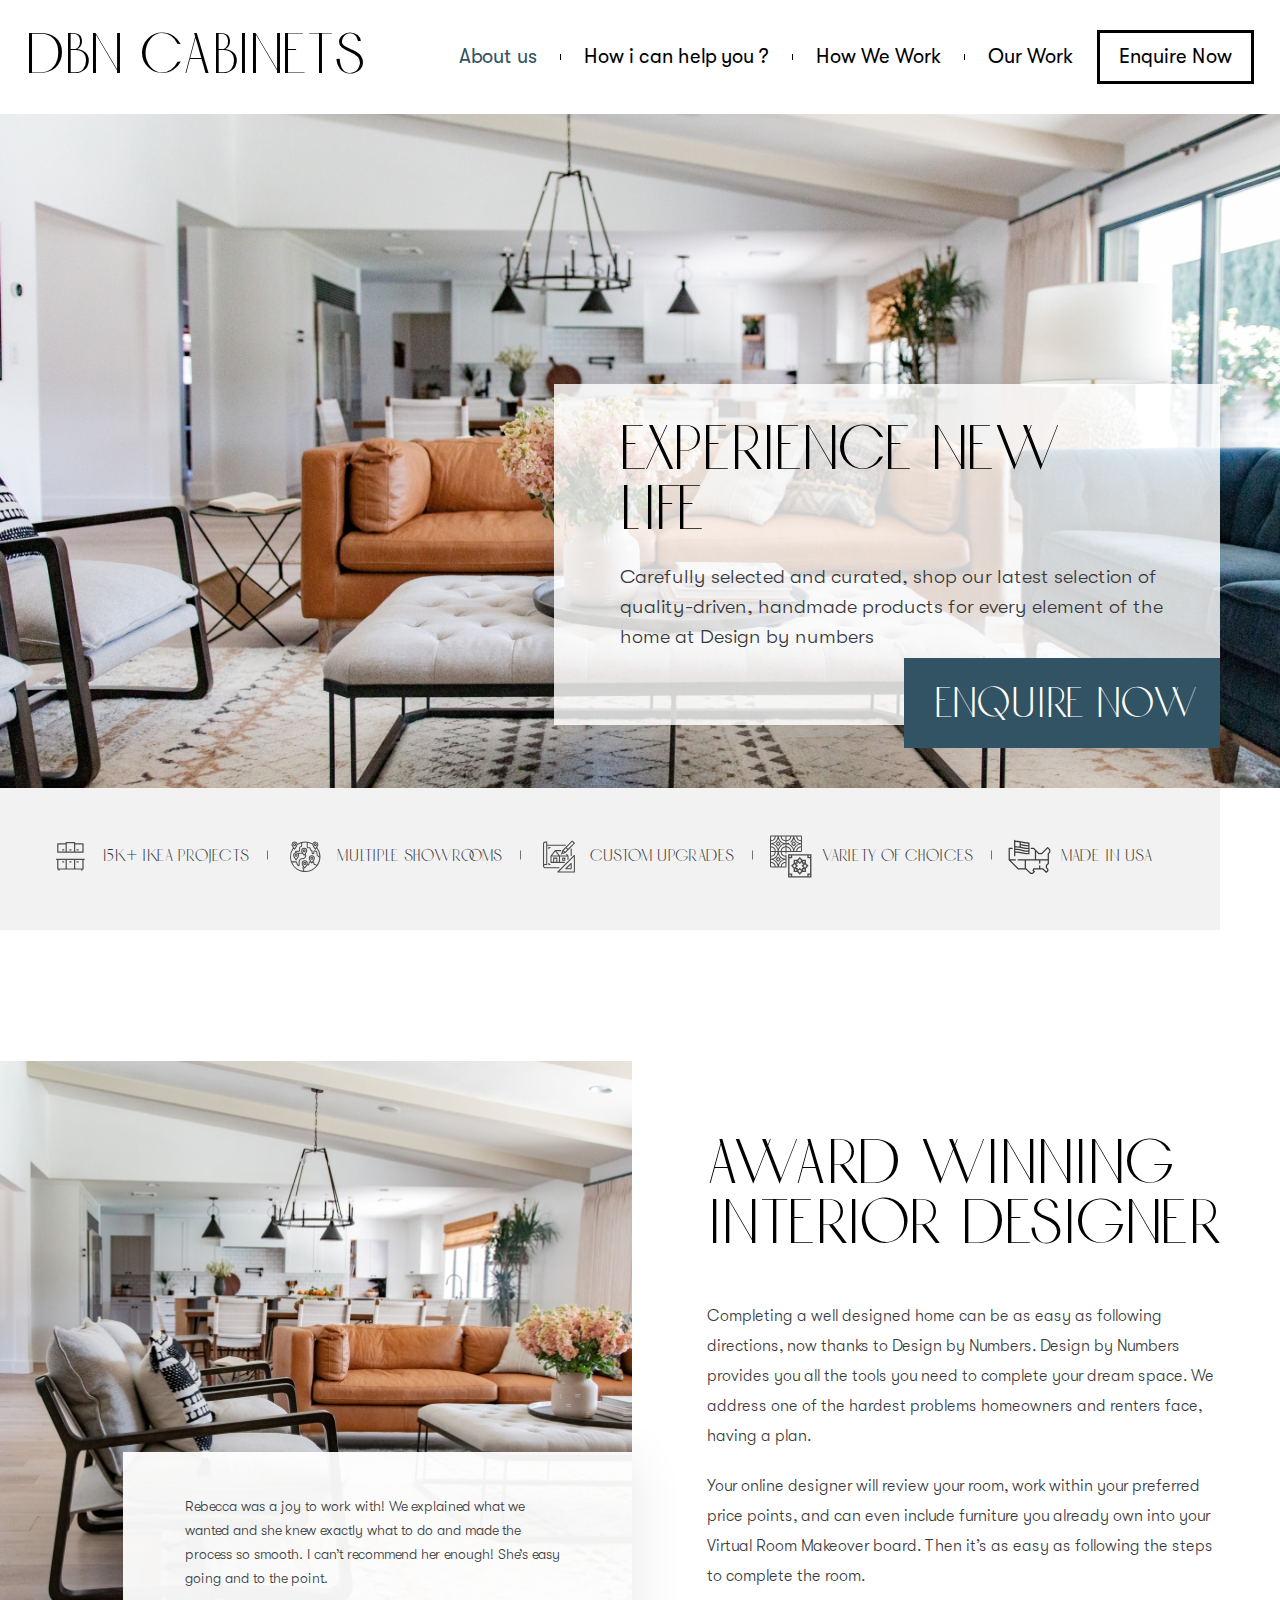
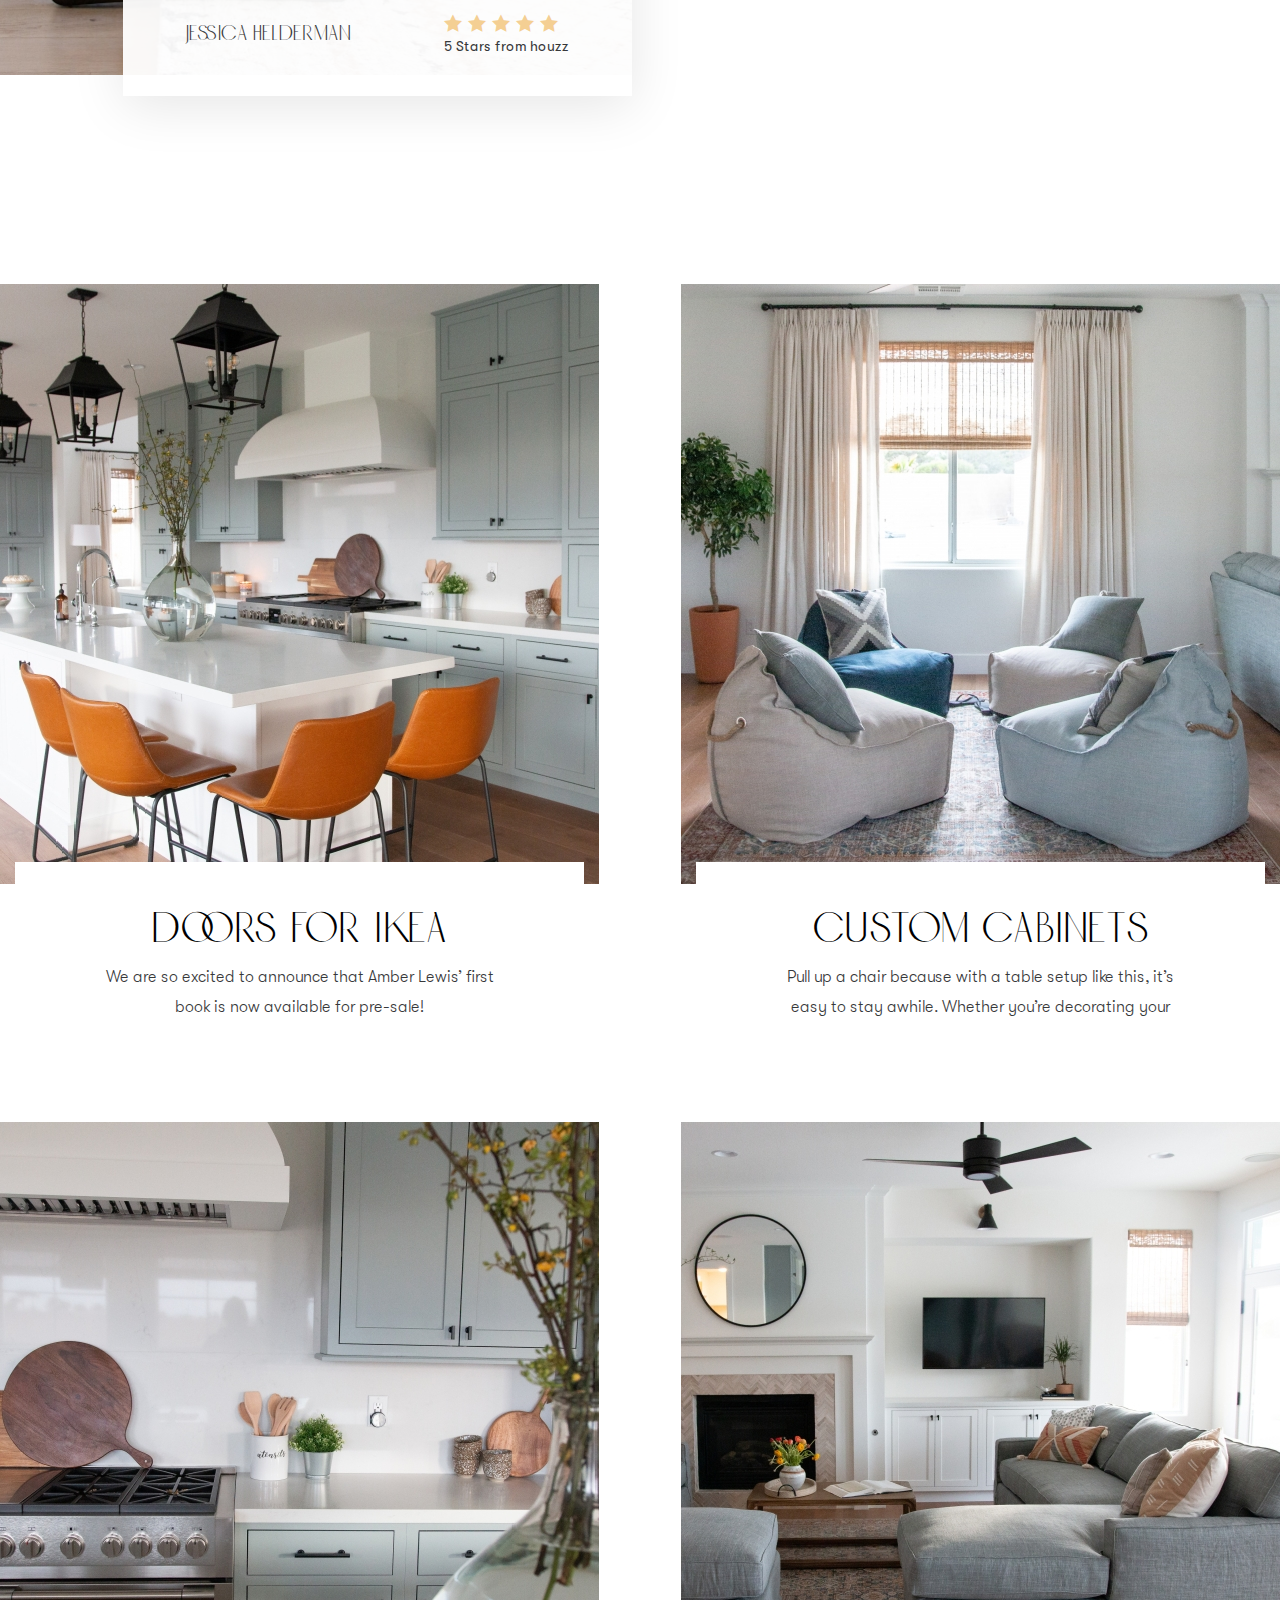
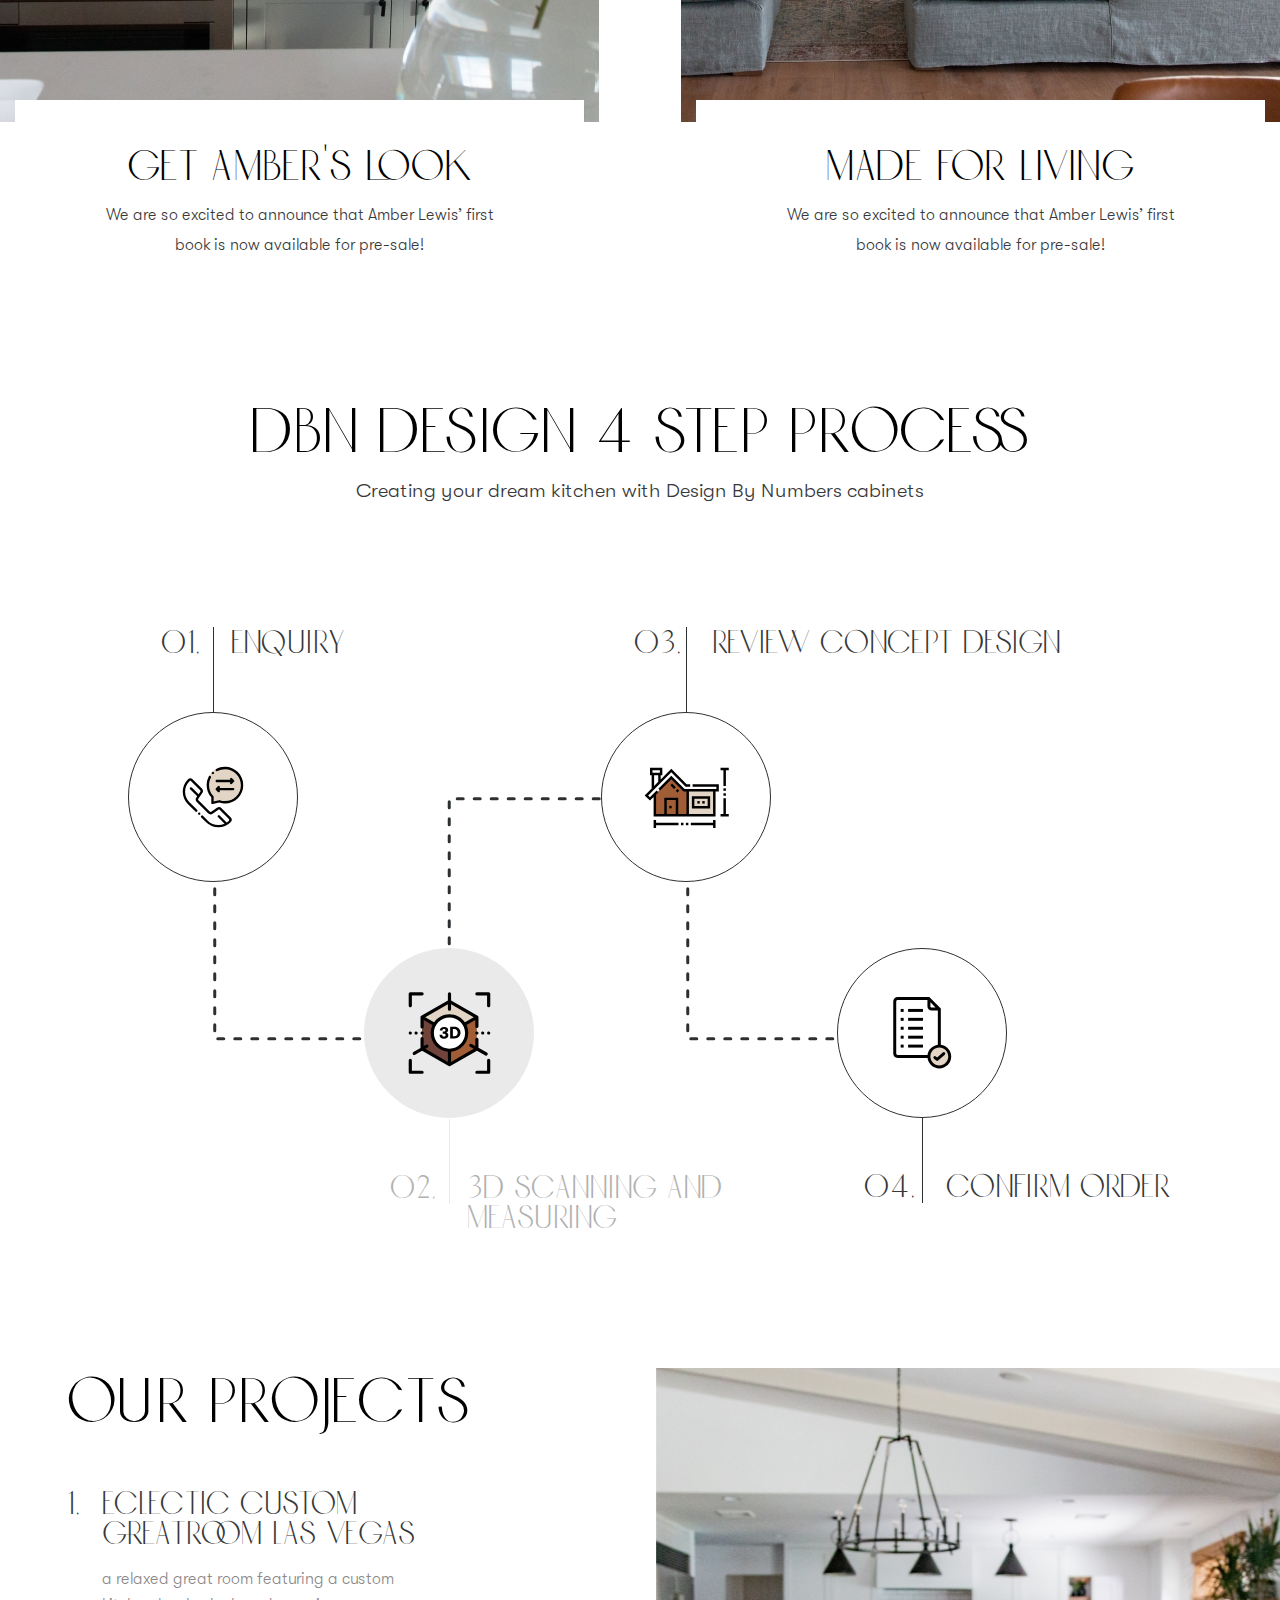
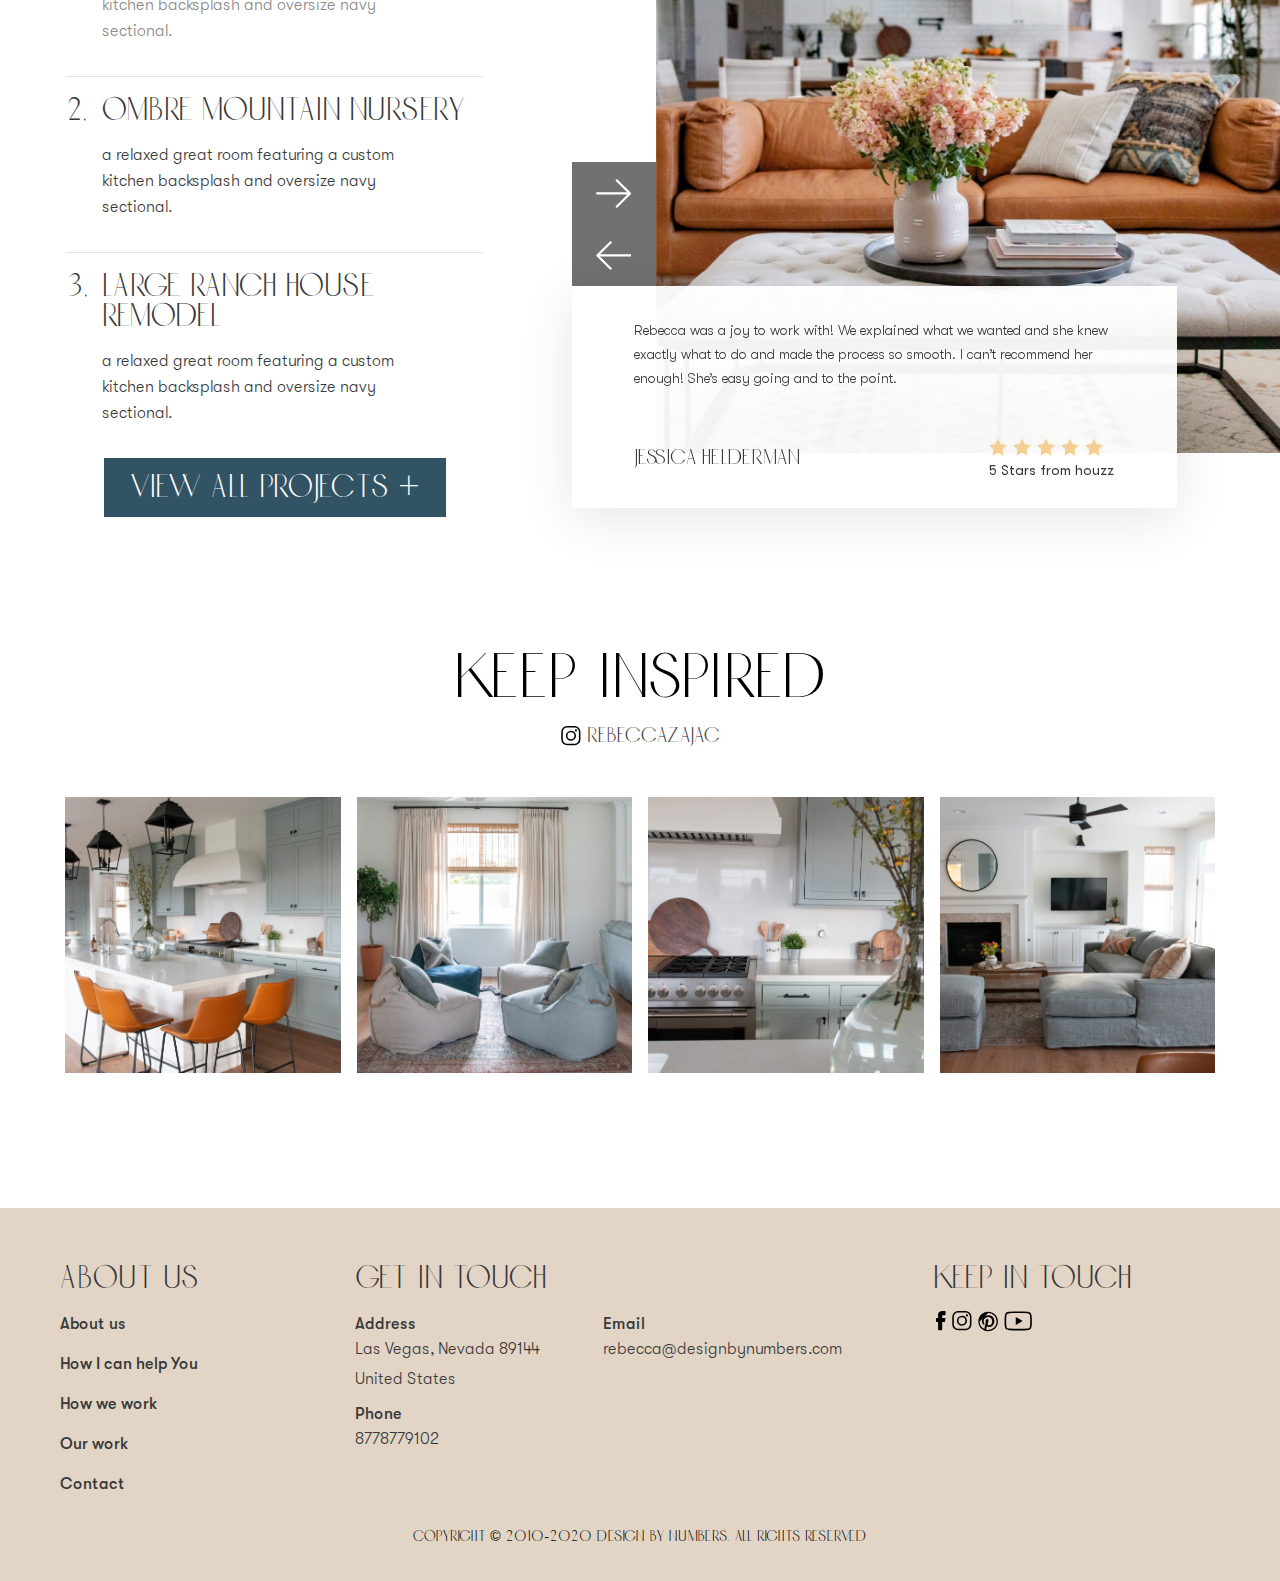
<file: index.html>
<!DOCTYPE html>
<html lang="en">
	<head>
		<meta charset="UTF-8">
		<title>DBN</title>
		<meta name="format-detection" content="telephone=no">
		<meta name="viewport" content="width=device-width, initial-scale=1.0">
		<!-- <meta name="robots" content="noindex, nofollow"> -->
		<!-- <meta name="viewport" content="width=device-width, initial-scale=1.0, maximum-scale=1.0, user-scalable=0"> -->
		<!-- <link rel="shortcut icon" href="favicon.ico"> -->
		<!-- <link rel="stylesheet" href="https://i.icomoon.io/public/temp/29c9249543/UntitledProject/style.css"> -->
		<link rel="stylesheet" href="css/style.min.css">
	</head>
	<body>

		<div class="wrapper">
			<header class="header">
	<div class="header__body">
		<div class="header__logo">
			<a class="logo bigtitle" href="index.html">
				DBN CABINETS
			</a>
		</div>
		<nav class="header__menu menu-header">
			<ul class="menu-header__list">
				<li class="menu-header__item"><a href="about.html" class="menu-header__link active">About us</a></li>
				<li class="menu-header__item"><a href="hovWeCanHelp.html" class="menu-header__link">How i can help you ?</a></li>
				<li class="menu-header__item"><a href="process.html" class="menu-header__link">How We Work</a></li>
				<li class="menu-header__item"><a href="gallery.html" class="menu-header__link">Our Work</a></li>
				<li class="menu-header__item"><a href="contact.html" class="menu-header__link menu-header__link_border">Enquire Now</a></li>
			</ul>
		</nav>
		<div class="header__burger">
			<div class="burger-wrap">
				<div class="burger" data-activEl="menu-header">
					<span></span>
					<span></span>
					<span></span>
					<span></span>
				</div>
			</div>
		</div>
	</div>
</header>
			<main class="page">
				<section class="main-banner">
					<div class="main-banner__bg">
						<img src="img/main-banner/banner.jpg" alt="background">
					</div>
					<div class="main-banner__content container">
						<div class="banner-box-info">
							<div class="banner-box-info__title bigtitle">
								Experience New Life
							</div>
							<div class="banner-box-info__text">
								Carefully selected and curated, shop our latest selection of quality-driven, handmade products for every element of the home at Design by numbers
							</div>
							<a href="#" class="banner-box-info__btn">Enquire Now</a>
						</div>
					</div>
				</section>

				<section class="advantages">
					<div class="advantages__body container">
						<ul class="advantages__list">
							<li class="advantages__item">
								<div class="advantages__icon-box ibg">
									<svg xmlns="http://www.w3.org/2000/svg" width="29" height="29" viewBox="0 0 29 29"><g><g><g><path fill="#4b4b4d" d="M6.598 20.395h1.2a.6.6 0 1 0 0-1.2h-1.2a.6.6 0 1 0 0 1.2z"/></g><g><path fill="#4b4b4d" d="M20.995 20.395h1.2a.6.6 0 1 0 0-1.2h-1.2a.6.6 0 1 0 0 1.2z"/></g><g><path fill="#4b4b4d" d="M13.797 20.395h1.2a.6.6 0 1 0 0-1.2h-1.2a.6.6 0 1 0 0 1.2z"/></g><g><path fill="#4b4b4d" d="M2.4 2.4h7.198v7.198H2.399zm8.397-1.2h7.199v8.398h-7.199zm8.399 1.2h7.198v7.198h-7.198zm7.798 8.397a.6.6 0 0 0 .6-.6V1.8a.6.6 0 0 0-.6-.6h-7.798V.6a.6.6 0 0 0-.6-.6h-8.398a.6.6 0 0 0-.6.6v.6H1.8a.6.6 0 0 0-.6.6v8.398a.6.6 0 0 0 .6.6z"/></g><g><path fill="#4b4b4d" d="M26.394 26.394h-7.198v-8.398h7.198zm-8.398 0h-7.199v-8.398h7.199zm-8.398 0H2.399v-8.398h7.199zm18.595-9.598H.6a.6.6 0 1 0 0 1.2h.6v8.998a.6.6 0 0 0 .6.6h.6v.6a.6.6 0 1 0 1.2 0v-.6h21.594v.6a.6.6 0 1 0 1.2 0v-.6h.6a.6.6 0 0 0 .6-.6v-8.998h.6a.6.6 0 1 0 0-1.2z"/></g><g><path fill="#4b4b4d" d="M7.798 7.198h-1.2a.6.6 0 1 0 0 1.2h1.2a.6.6 0 1 0 0-1.2z"/></g><g><path fill="#4b4b4d" d="M22.195 7.198h-1.2a.6.6 0 1 0 0 1.2h1.2a.6.6 0 1 0 0-1.2z"/></g><g><path fill="#4b4b4d" d="M14.997 7.198h-1.2a.6.6 0 1 0 0 1.2h1.2a.6.6 0 1 0 0-1.2z"/></g></g></g></svg>
								</div>
								15K+ Ikea Projects
							</li>
							<li class="advantages__item">
								<div class="advantages__icon-box ibg">
									<svg xmlns="http://www.w3.org/2000/svg" width="31" height="31" viewBox="0 0 31 31"><g><g><g><path fill="#4b4b4d" d="M4.06 3.617a.507.507 0 1 1 1.014 0 .507.507 0 0 1-1.015 0zm2.03 0a1.522 1.522 0 1 0-3.045 0 1.522 1.522 0 0 0 3.044 0z"/></g><g><path fill="#4b4b4d" d="M25.372 3.11a.507.507 0 1 1 0 1.014.507.507 0 0 1 0-1.015zm0 2.029a1.522 1.522 0 1 0 0-3.045 1.522 1.522 0 0 0 0 3.045z"/></g><g><path fill="#4b4b4d" d="M21.312 17.317a.507.507 0 1 1 1.015 0 .507.507 0 0 1-1.015 0zm2.03 0a1.522 1.522 0 1 0-3.045 0 1.522 1.522 0 0 0 3.045 0z"/></g><g><path fill="#4b4b4d" d="M6.597 14.273a.507.507 0 1 1-1.015 0 .507.507 0 0 1 1.015 0zm-2.03 0a1.522 1.522 0 1 0 3.044 0 1.522 1.522 0 0 0-3.044 0z"/></g><g><path fill="#4b4b4d" d="M14.208 10.213a.507.507 0 1 1 0-1.015.507.507 0 0 1 0 1.015zm0-2.03a1.522 1.522 0 1 0 0 3.045 1.522 1.522 0 0 0 0-3.045z"/></g><g><path fill="#4b4b4d" d="M14.208 22.392a.507.507 0 1 1 1.015 0 .507.507 0 0 1-1.015 0zm2.03 0a1.522 1.522 0 1 0-3.045 0 1.522 1.522 0 0 0 3.045 0z"/></g><g><path fill="#4b4b4d" d="M15.223 30.003c-.342 0-.68-.016-1.015-.04V28.48a.507.507 0 0 0-.053-.227l-.657-1.311a.494.494 0 0 1 .116-.6c.345.48.622.83.704.933a.507.507 0 0 0 .792 0c.72-.9 1.368-1.855 1.94-2.855h.867a1.517 1.517 0 0 0 1.5-1.272l.224-1.35a.511.511 0 0 1 .499-.422h.66c.307.422.55.73.626.824a.507.507 0 0 0 .792 0c.076-.094.319-.402.626-.823.276.005.497.23.498.506v.507c0 .841.681 1.523 1.522 1.523h.183c.105 0 .207.032.293.093l.952.681a14.186 14.186 0 0 1-11.07 5.315zm-2.537-7.611a2.03 2.03 0 1 1 4.06 0c0 .771-1.121 2.522-2.03 3.737-.91-1.215-2.03-2.966-2.03-3.738zm7.104-5.075a2.03 2.03 0 1 1 4.06 0c0 .772-1.121 2.523-2.03 3.737-.91-1.214-2.03-2.965-2.03-3.737zm-17.631 4.06zm3.605 0c.242.001.45.172.498.409l.253 1.271c.08.391.273.75.555 1.033l.837.839a1.015 1.015 0 0 0 1.734-.716v-4.019a.49.49 0 0 1 .102-.304l1.015-1.352a.517.517 0 0 1 .405-.206h1.015a4.06 4.06 0 0 0 4.06-4.06 2.53 2.53 0 0 0-.406-1.37c.695-1.05 1.42-2.348 1.42-3.196a3.045 3.045 0 0 0-6.089 0c.082.721.325 1.415.71 2.03H7.77a3.025 3.025 0 0 0-1.68-.508c0-.28.227-.507.508-.507h2.03c.84 0 1.522-.682 1.522-1.523V6.661c0-.137.056-.267.155-.361a.486.486 0 0 1 .352-.146c.84 0 1.522-.682 1.522-1.523V1.916a13.81 13.81 0 0 1 4.567-.24v3.97c0 .841.682 1.523 1.522 1.523h1.015c.28 0 .508.227.508.507v.507c0 .841.681 1.523 1.522 1.523h.066l.346 2.42a1.324 1.324 0 0 0 1.45 1.124 1.37 1.37 0 0 0 1.183-1.377v-1.152a.376.376 0 0 1 .218-.356.525.525 0 0 1 .467-.004l.558.278c.678.34.787.425.787.827v1.284a3.57 3.57 0 0 0 1.42 2.842l1.586 1.19a14.121 14.121 0 0 1-2.492 7.093l-.971-.695a1.516 1.516 0 0 0-.883-.281h-.183a.507.507 0 0 1-.507-.508v-.507a1.522 1.522 0 0 0-.904-1.388c.693-1.048 1.411-2.335 1.411-3.179a3.045 3.045 0 0 0-6.09 0c0 .81.66 2.027 1.326 3.048a1.515 1.515 0 0 0-1.46 1.269l-.223 1.35a.511.511 0 0 1-.5.422h-.388c.136-.322.214-.665.231-1.015a3.045 3.045 0 0 0-6.09 0c0 .826.688 2.077 1.366 3.111l-.053.044a1.505 1.505 0 0 0-.391 1.852l.601 1.202v1.256a14.25 14.25 0 0 1-11.034-8.48zm8.444-7.934c-.91-1.214-2.03-2.965-2.03-3.737a2.03 2.03 0 1 1 4.06 0c0 .772-1.12 2.523-2.03 3.737zm-6.09.83c0 .771-1.12 2.523-2.029 3.737-.91-1.214-2.03-2.966-2.03-3.737a2.03 2.03 0 1 1 4.06 0zM3.562 7.698zm.609.803a.507.507 0 0 0 .791 0c.26-.325 2.451-3.102 2.631-4.684a14.079 14.079 0 0 1 3.571-1.64v2.454c0 .28-.227.508-.507.508A1.53 1.53 0 0 0 9.134 6.66v2.537c0 .28-.227.508-.508.508h-2.03a1.504 1.504 0 0 0-1.51 1.695 3.048 3.048 0 0 0-2.041 2.872c0 1.535 2.377 4.546 2.648 4.884a.507.507 0 0 0 .792 0c.27-.338 2.649-3.35 2.649-4.884 0-.535-.143-1.06-.412-1.523h3.764c.597.918 1.198 1.68 1.326 1.84a.507.507 0 0 0 .792 0c.07-.088.282-.355.558-.728.04.133.06.271.06.41a3.045 3.045 0 0 1-3.044 3.045h-1.015a1.54 1.54 0 0 0-1.217.61l-1.012 1.35c-.201.263-.31.586-.308.917v4.016l-.837-.838a1.02 1.02 0 0 1-.277-.517l-.254-1.268a1.529 1.529 0 0 0-1.494-1.225H1.772A14.15 14.15 0 0 1 3.56 7.698c.299.41.535.71.609.803zm.397-6.914a2.03 2.03 0 0 1 2.03 2.03c0 .771-1.12 2.522-2.03 3.737-.91-1.215-2.03-2.966-2.03-3.737a2.03 2.03 0 0 1 2.03-2.03zM24.976 8.5a.507.507 0 0 0 .791 0c.095-.118.447-.564.863-1.156a14.198 14.198 0 0 1 2.79 8.188l-1.004-.753a2.55 2.55 0 0 1-1.015-2.03v-1.284c0-1.057-.684-1.402-1.345-1.734l-.562-.28a1.539 1.539 0 0 0-1.382.01 1.385 1.385 0 0 0-.77 1.259v1.152a.36.36 0 0 1-.275.368.304.304 0 0 1-.34-.263l-.344-2.415a1.02 1.02 0 0 0-1.005-.872h-.066a.507.507 0 0 1-.507-.508v-.507c0-.84-.682-1.522-1.523-1.522h-1.014a.507.507 0 0 1-.508-.508V1.821c1.61.29 3.157.857 4.573 1.675 0 .04-.006.08-.006.12 0 1.536 2.378 4.547 2.649 4.885zm.396-6.914a2.03 2.03 0 0 1 2.03 2.03c0 .771-1.121 2.522-2.03 3.737-.91-1.215-2.03-2.966-2.03-3.737a2.03 2.03 0 0 1 2.03-2.03zm1.856 4.865c.615-.974 1.188-2.082 1.188-2.835a3.045 3.045 0 0 0-5.859-1.159 15.185 15.185 0 0 0-15.086.245 3.045 3.045 0 0 0-5.949.914c0 .848.726 2.146 1.421 3.196A15.064 15.064 0 0 0 0 15.795a15.223 15.223 0 1 0 27.228-9.343z"/></g></g></g></svg>
								</div>
								Multiple Showrooms
							</li>
							<li class="advantages__item">
								<div class="advantages__icon-box ibg">
									<svg xmlns="http://www.w3.org/2000/svg" width="32" height="33" viewBox="0 0 32 33"><g><g><g><path fill="#4b4b4d" d="M27.655 8.524h1.063v7.445h-1.063z"/></g><g><path fill="#4b4b4d" d="M1.064 3.737c0-.587.476-1.063 1.063-1.063h1.064v21.273H2.127c-.373-.001-.74.098-1.063.285zm-.991 22.86c.024.102.055.203.093.3.016.038.04.07.057.107a1.95 1.95 0 0 0 .96.967c.041.02.079.047.121.065.095.036.192.066.291.09.038.009.072.025.11.032.139.028.28.043.422.043h14.36v-1.063H2.126c-.071 0-.143-.008-.212-.022-.026-.005-.05-.016-.075-.023a1.083 1.083 0 0 1-.124-.038 1.207 1.207 0 0 1-.106-.058c-.024-.014-.05-.024-.072-.04a1.112 1.112 0 0 1-.292-.291c-.02-.03-.035-.065-.053-.097-.018-.033-.032-.053-.045-.083a.945.945 0 0 1-.042-.138c-.006-.02-.015-.04-.02-.062a1.064 1.064 0 0 1 1.041-1.276h1.596a.532.532 0 0 0 .532-.532V5.865h18.613V4.8H4.255v-2.66a.532.532 0 0 0-.532-.53H2.127A2.127 2.127 0 0 0 0 3.736v22.337c0 .143.015.285.043.425.007.033.021.065.03.098z"/></g><g><path fill="#4b4b4d" d="M11.168 21.82v-3.192h2.128v3.191zM8.51 16.5h7.446v5.318h-1.596v-3.722a.532.532 0 0 0-.532-.532h-3.19a.532.532 0 0 0-.532.532v3.722H8.509zm3.723-5l2.098 2.624 1.05 1.312H9.084zm2.24 1.1l-1.133-1.418h4.743v-1.064h-5.85a.531.531 0 0 0-.407.193c0 .003-.006.004-.008.007l-4.255 5.318a.552.552 0 0 0-.07.117c0 .003-.003.006-.005.01a.535.535 0 0 0-.037.183c0 .008-.005.015-.005.022v6.382c0 .294.239.532.532.532h13.828v-1.064h-4.787v-5.318h7.446v3.191h1.063v-3.723c0-.007-.004-.014-.004-.022a.527.527 0 0 0-.037-.183c0-.004-.005-.008-.007-.012a.508.508 0 0 0-.068-.115l-1.596-1.996-.83.663.904 1.133h-7.147z"/></g><g><path fill="#4b4b4d" d="M21.273 19.692h-1.064v-1.064h1.064zm-1.596-2.127a.532.532 0 0 0-.531.532v2.127c0 .294.238.532.531.532h2.128a.532.532 0 0 0 .532-.532v-2.127a.532.532 0 0 0-.532-.532z"/></g><g><path fill="#4b4b4d" d="M30.846 31.392H16.175l14.67-14.671zm.735-16.446a.532.532 0 0 0-.58.115L14.515 31.548a.532.532 0 0 0 .376.908h16.486a.532.532 0 0 0 .532-.532V15.437c0-.215-.13-.409-.328-.491z"/></g><g><path fill="#4b4b4d" d="M27.655 24.698v3.503h-3.503zm-5.278 4.239a.532.532 0 0 0 .491.328h5.319a.532.532 0 0 0 .531-.532v-5.318a.532.532 0 0 0-.907-.376l-5.319 5.318a.531.531 0 0 0-.115.58z"/></g><g><path fill="#4b4b4d" d="M24.996 8.835L23.62 7.46l5.63-5.63 1.375 1.376zm-4.643 3.867l-.598-.6.288-.866 1.177 1.177zm.342-2.317l2.173-2.173 1.376 1.375-2.173 2.173zM29.626.702a.532.532 0 0 0-.752 0l-9.573 9.573a.536.536 0 0 0-.128.208l-.532 1.595a.532.532 0 0 0 .129.544l.155.156-1.22 1.22.753.752 1.22-1.22.155.156a.532.532 0 0 0 .544.129l1.596-.532a.53.53 0 0 0 .208-.129l9.572-9.573a.532.532 0 0 0 0-.751z"/></g><g><path fill="#4b4b4d" d="M5.318 22.883v1.595c0 .294.238.532.532.532h1.596v-1.063H6.381v-1.064z"/></g><g><path fill="#4b4b4d" d="M7.446 6.928H5.85a.532.532 0 0 0-.532.532v1.596h1.064V7.992h1.063z"/></g></g></g></svg>
								</div>
								Custom Upgrades
							</li>
							<li class="advantages__item">
								<div class="advantages__icon-box ibg">
									<svg xmlns="http://www.w3.org/2000/svg" width="42" height="43" viewBox="0 0 42 43"><g><g><g><path fill="#4b4b4d" d="M4.79 1.577A4.33 4.33 0 0 1 .997 5.372V1.577zM.997 8.305V6.373a5.327 5.327 0 0 0 4.796-4.796h1.932A7.254 7.254 0 0 1 .996 8.305zm9.69-6.728a5.327 5.327 0 0 0 4.795 4.796v1.932a7.254 7.254 0 0 1-6.728-6.728zm4.795 3.795a4.33 4.33 0 0 1-3.795-3.795h3.795zm.996 0V1.577h3.795a4.33 4.33 0 0 1-3.795 3.795zm4.08 1.97c.176.21.49.239.7.062a8.233 8.233 0 0 0 2.463-3.501 8.281 8.281 0 0 0 4.918 4.916 8.281 8.281 0 0 0-4.918 4.92 8.281 8.281 0 0 0-4.917-4.919c.105-.038.21-.078.313-.12a.498.498 0 0 0-.38-.922 7.179 7.179 0 0 1-2.259.527V6.373a5.326 5.326 0 0 0 4.796-4.796h1.932a7.227 7.227 0 0 1-2.586 5.063.498.498 0 0 0-.063.702zm5.61-5.765a5.327 5.327 0 0 0 4.795 4.796v1.932a7.253 7.253 0 0 1-6.727-6.728zm4.795 3.795a4.33 4.33 0 0 1-3.795-3.795h3.795zm-3.795 10.69a4.33 4.33 0 0 1 3.795-3.795v3.795zm3.795-4.796a5.326 5.326 0 0 0-4.796 4.796h-1.931a7.253 7.253 0 0 1 6.728-6.728v1.932zm-9.689 4.796a5.326 5.326 0 0 0-4.796-4.796V9.334a7.253 7.253 0 0 1 6.728 6.728zm-4.796-3.795a4.33 4.33 0 0 1 3.795 3.795h-3.795zm-.996 9.587v1.932a7.253 7.253 0 0 1-6.728-6.728h1.932a5.326 5.326 0 0 0 4.796 4.796zm0 9.69h-3.795a4.33 4.33 0 0 1 3.795-3.796zm0-4.797a5.326 5.326 0 0 0-4.796 4.796H8.753a7.253 7.253 0 0 1 6.728-6.728zm-9.69 4.796a5.326 5.326 0 0 0-4.795-4.796v-1.931a7.253 7.253 0 0 1 6.728 6.728H5.792zM.997 27.75a4.33 4.33 0 0 1 3.795 3.794H.996zm7.242-14.01a8.281 8.281 0 0 0-4.918-4.92 8.281 8.281 0 0 0 4.918-4.918 8.281 8.281 0 0 0 4.92 4.919 8.282 8.282 0 0 0-4.92 4.918zm0 5.643a8.281 8.281 0 0 0 4.92 4.919 8.281 8.281 0 0 0-4.92 4.918 8.281 8.281 0 0 0-4.918-4.918 8.281 8.281 0 0 0 4.918-4.919zm-3.447-2.324a4.33 4.33 0 0 1-3.795 3.795v-3.795zm1-.996a5.326 5.326 0 0 0-4.795-4.796V9.334a7.253 7.253 0 0 1 6.728 6.728zm9.69-4.796a5.326 5.326 0 0 0-4.796 4.796H8.753a7.253 7.253 0 0 1 6.728-6.728zm0 4.796h-3.795a4.33 4.33 0 0 1 3.795-3.795zM.996 12.267a4.33 4.33 0 0 1 3.795 3.795H.996zm0 9.587a5.326 5.326 0 0 0 4.796-4.796h1.932a7.253 7.253 0 0 1-6.728 6.728zM.943 32.539h14.59c.52 0 .944-.423.944-.943V20.249a.498.498 0 0 0-.996 0v.604a4.33 4.33 0 0 1-3.795-3.795h3.795v.867a.498.498 0 0 0 .996 0v-.867h14.538c.52 0 .943-.423.943-.944V1.524a.945.945 0 0 0-.943-.943h-14.59a.937.937 0 0 0-.446.112.937.937 0 0 0-.445-.112H.944A.945.945 0 0 0 0 1.524v14.59c0 .162.04.313.112.446a.937.937 0 0 0-.112.446v14.59c0 .52.423.943.943.943z"/></g><g><path fill="#4b4b4d" d="M8.238 10.034L7.023 8.82l1.215-1.216L9.453 8.82zm-.38-3.458L5.996 8.44a.538.538 0 0 0 0 .76l1.864 1.863a.537.537 0 0 0 .76 0L10.481 9.2c.21-.21.21-.55 0-.76L8.618 6.576a.538.538 0 0 0-.76 0z"/></g><g><path fill="#4b4b4d" d="M23.672 7.604l1.215 1.215-1.215 1.215-1.215-1.215zm-.38 3.459a.537.537 0 0 0 .76 0l1.864-1.864c.209-.21.21-.55 0-.76l-1.864-1.863a.537.537 0 0 0-.76 0L21.43 8.44a.537.537 0 0 0 0 .759z"/></g><g><path fill="#4b4b4d" d="M8.239 23.086L9.453 24.3 8.24 25.516 7.023 24.3zm-.38 3.459c.209.208.55.209.76 0l1.863-1.864a.537.537 0 0 0 0-.76l-1.864-1.864a.538.538 0 0 0-.76 0l-1.863 1.864c-.21.21-.21.55 0 .76 1.757 1.756 1.86 1.857 1.864 1.864z"/></g><g><g><path fill="#4b4b4d" d="M20.847 20.574v1.367h-1.368v-1.367zM40.08 21.94h-1.367v-1.367h1.367zm-1.367 19.235V39.81h1.368v1.367zm-16.5-20.602h15.133v2.735h2.735V38.44h-2.735v2.735H22.214v-2.735h-2.735V23.31h2.735zm-2.735 19.235h1.368v1.367h-1.368zm-1.367 2.734h23.337V19.206H18.112z"/></g><g><path fill="#4b4b4d" d="M24.543 29.339l1.535 1.536-1.535 1.536-1.567-1.536zm1.819-3.25v1.367h-1.368V26.09zm4.954-.452l-1.536 1.536-1.536-1.536 1.536-1.566zm3.25 1.82H33.2v-1.368h1.367zm2.018 3.418l-1.566 1.536-1.536-1.536 1.536-1.536zM33.2 35.66v-1.368h1.367v1.368zm-4.955.451l1.536-1.535 1.536 1.535-1.536 1.567zm-3.25-1.819h1.368v1.368h-1.368zm2.735-7.237l2.051 2.051 2.051-2.051v1.768H33.6l-2.05 2.05 2.05 2.052h-1.768v1.768l-2.05-2.051-2.052 2.05v-1.767h-1.768l2.051-2.051-2.05-2.051h1.767zm-4.102 6.372v3.6h3.6l2.553 2.604 2.553-2.604h3.6v-3.6l2.605-2.553-2.604-2.553v-3.6h-3.6l-2.554-2.605-2.553 2.605h-3.6v3.6l-2.604 2.553z"/></g></g></g></g></svg>
								</div>
								Variety of Choices
							</li>
							<li class="advantages__item">
								<div class="advantages__icon-box ibg">
									<svg xmlns="http://www.w3.org/2000/svg" width="43" height="35" viewBox="0 0 43 35"><g><g><g><path fill="#37383a" d="M7.298 11.057c3.074.045 4.67.428 6.352.832 1.678.402 3.411.818 6.637.865v1.386c-3.073-.045-4.669-.428-6.352-.831-1.678-.403-3.41-.819-6.637-.866zm0-2.655c3.074.044 4.67.427 6.352.831 1.678.403 3.411.818 6.637.865v1.433c-3.073-.045-4.669-.428-6.352-.832-1.678-.403-3.41-.818-6.637-.865zm0-5.429c1.855.028 3.171.178 4.294.381v4.187c-1.128-.192-2.473-.336-4.294-.363zm5.517 3.323c.284.065.563.131.835.197 1.678.403 3.411.818 6.638.865v1.517c-3.074-.045-4.67-.428-6.353-.831a60.781 60.781 0 0 0-1.12-.262zm0-2.688c.28.064.557.13.835.197 1.678.403 3.41.818 6.637.865v1.465c-3.073-.045-4.669-.428-6.352-.832a62.064 62.064 0 0 0-1.12-.26zm-6.129 13.66a.612.612 0 0 0 .612-.612v-2.99c3.074.045 4.67.428 6.352.832 1.781.428 3.624.87 7.249.87a.612.612 0 0 0 .612-.612V4.063a.612.612 0 0 0-.612-.612c-3.48 0-5.173-.406-6.964-.836-1.678-.402-3.41-.818-6.637-.865v-.52a.612.612 0 0 0-1.223 0v15.426c0 .338.274.612.611.612z"/></g><g><path fill="#37383a" d="M41.143 12.893l-1.278 1.278a.611.611 0 0 0-.18.433v5.665H28.094v-7.556l2.288 2.32a.612.612 0 0 0 .436.182h2.903a.611.611 0 0 0 .433-.179l5.48-5.48 1.51 1.51zm-1.457 11.332l-1.732 1.732a.611.611 0 0 0-.18.432v2.272c0 .162.065.318.18.432l1.23 1.23v1.139l-.886.885-2.935-2.935a.611.611 0 0 0-.432-.18h-2.603v-2.32a.612.612 0 0 0-1.223 0v2.32h-5.286c-.248 0-.47.15-.565.378l-.675 1.63a.612.612 0 0 0 .133.666l.729.73-1.16 1.16h-1.444l-4.384-4.384a.612.612 0 0 0-.432-.18h-.104v-7.74h13.188v2.612a.612.612 0 0 0 1.223 0v-2.611h7.358v2.731zm2.501-13.845l-2.121-2.122a.612.612 0 0 0-.865 0l-5.734 5.734h-2.394L26.1 8.952a.612.612 0 0 0-.435-.183h-2.329a.612.612 0 0 0 0 1.223h2.073l1.46 1.481v8.796H10.159a.612.612 0 0 0 0 1.223h6.535v7.74h-6.25l-7.74-7.74h4.65a.612.612 0 0 0 0-1.223H1.838V9.992H4.24a.612.612 0 0 0 0-1.223H1.227a.612.612 0 0 0-.612.612v11.5c0 .162.065.318.18.432l8.963 8.964c.115.114.27.179.433.179h7.577l4.383 4.384c.115.115.27.18.433.18h1.95a.611.611 0 0 0 .432-.18l1.772-1.772a.612.612 0 0 0 0-.865l-.872-.873.362-.874h8.45l3.188 3.188a.611.611 0 0 0 .865 0l1.496-1.497a.611.611 0 0 0 .18-.432v-1.646a.611.611 0 0 0-.18-.432l-1.229-1.23v-1.765l1.732-1.732a.611.611 0 0 0 .179-.432v-9.62l1.278-1.28a.611.611 0 0 0 .18-.432v-2.334a.612.612 0 0 0-.18-.432z"/></g></g></g></svg>
								</div>
								Made in USA
							</li>
						</ul>
					</div>
				</section>

				<section class="block-info-right-text">
					<div class="block-info-right-text__body">
						<div class="block-info-right-text__columt block-info-right-text__column_1">
							<div class="block-info-right-text__photo-wrap">
								<img src="img/block-info-right-text/01.jpg" alt="photo">
							</div>
							
							<div class="block-info-right-text__testimonial-wrap">
								<div class="block-info-right-text__testimonial testimonial">
									<div class="testimonial__row testimonial__row_1">
										<div class="testimonial__text">
											Rebecca was a joy to work with! We explained what we wanted and she knew exactly what to do and made the process so smooth. I can’t recommend her enough! She’s easy going and to the point.
										</div>
									</div>
									<div class="testimonial__row testimonial__row_2">
										<div class="testimonial__author">
											Jessica Helderman
										</div>
										<div class="testimonial__stars-box ">
											<ul class="testimonial__stars stars" data-amountstars="5">
												<li><span class="icon-star-empty"></span></li>
												<li><span class="icon-star-empty"></span></li>
												<li><span class="icon-star-empty"></span></li>
												<li><span class="icon-star-empty"></span></li>
												<li><span class="icon-star-empty"></span></li>
											</ul>
											<div class="testimonial__substars">
												5 Stars from houzz
											</div>
										</div>
									</div>
								</div>
							</div>
						</div>
						<div class="block-info-right-text__columt block-info-right-text__column_2">
							<div class="block-info-right-text__title bigtitle">
								Award Winning Interior Designer
							</div>
							<div class="block-info-right-text__text">
								<p class="text">
									Completing a well designed home can be as easy as following directions, now thanks to Design by Numbers. Design by Numbers provides you all the tools you need to complete your dream space. We address one of the hardest problems homeowners and renters face, having a plan. 

								</p>
								<p class="text">
									Your online designer will review your room, work within your preferred price points, and can even include furniture you already own into your Virtual Room Makeover board. Then it’s as easy as following the steps to complete the room.
								</p>
							</div>
						</div>
					</div>
				</section>

				<section class="services-preiew">
					<div class="services-preiew__body">
						<div class="services-preiew__item item-services">
							<div class="item-services__inner">
								<div class="item-services__img-wrap ibg">
									<img src="img/services-preiew/01.jpg" alt="services-preiew">
								</div>
								<div class="item-services__card-wrap">
									<div class="item-services__card">
										<div class="item-services__title mediumtitle">
											Doors for Ikea
										</div>
										<div class="item-services__subtitle text">
											We are so excited to announce that Amber Lewis’ first  book is now available for pre-sale!										</div>
										<div class="item-services__btn-wrap">
											<a href="#" class="item-services__btn"></a>
										</div>
									</div>
								</div>
							</div>
						</div>
						<div class="services-preiew__item item-services">
							<div class="item-services__inner">
								<div class="item-services__img-wrap ibg">
									<img src="img/services-preiew/02.jpg" alt="services-preiew">
								</div>
								<div class="item-services__card-wrap">
									<div class="item-services__card">
										<div class="item-services__title mediumtitle">
											custom cabinets
										</div>
										<div class="item-services__subtitle text">
											Pull up a chair because with a table setup like this, it’s easy to stay awhile. Whether you’re decorating your first home or refreshing your space, Amber Lewis teaches you how to layer the things you own for a cohesive, beautifully designed home.
										</div>
										<div class="item-services__btn-wrap">
											<a href="#" class="item-services__btn"></a>
										</div>
									</div>
								</div>
							</div>
						</div>
						<div class="services-preiew__item item-services">
							<div class="item-services__inner">
								<div class="item-services__img-wrap ibg">
									<img src="img/services-preiew/03.jpg" alt="services-preiew">
								</div>
								<div class="item-services__card-wrap">
									<div class="item-services__card">
										<div class="item-services__title mediumtitle">
											Get Amber’s Look
										</div>
										<div class="item-services__subtitle text">
											We are so excited to announce that Amber Lewis’ first  book is now available for pre-sale!
										</div>
										<div class="item-services__btn-wrap">
											<a href="#" class="item-services__btn"></a>
										</div>
									</div>
								</div>
							</div>
						</div>
						<div class="services-preiew__item item-services">
							<div class="item-services__inner">
								<div class="item-services__img-wrap ibg">
									<img src="img/services-preiew/04.jpg" alt="services-preiew">
								</div>
								<div class="item-services__card-wrap">
									<div class="item-services__card">
										<div class="item-services__title mediumtitle">
											Made for Living
										</div>
										<div class="item-services__subtitle text">
											We are so excited to announce that Amber Lewis’ first  book is now available for pre-sale!
										</div>
										<div class="item-services__btn-wrap">
											<a href="#" class="item-services__btn"></a>
										</div>
									</div>
								</div>
							</div>
						</div>
					</div>
				</section>

				<section class="process">
					<div class="process__body container">
						<div class="process__title bigtitle">
							DBN Design 4 Step Process
						</div>
						<div class="process__subtitle">
							Creating your dream kitchen with Design By Numbers cabinets
						</div>
						<div class="process__diagram diagram-process">
							<div class="diagram-process__column diagram-process__column_1">
								<div class="diagram-process__circle diagram-process__circle_1">
									<div data-da="diagram-process__column_1,0,600" class="diagram-process__lable diagram-process__lable_1 smalltitle">
										<span>01.</span><span>Enquiry</span>
									</div>
									<img src="img/process/01.svg" alt="icon">
								</div>
								<div class="diagram-process__circle diagram-process__circle_2">
									<div data-da="diagram-process__column_1,1,600" class="diagram-process__lable diagram-process__lable_2 smalltitle">
										<span>02.</span><span>3d scanning and measuring</span>
									</div>
									<img src="img/process/02.svg" alt="icon">
								</div>
								<div class="diagram-process__dotted-line diagram-process__dotted-line_1">
									<img src="img/process/dotted-line.svg" alt="dotted-line">
								</div>
							</div>
							<div class="diagram-process__column diagram-process__column_2">
								<div class="diagram-process__circle diagram-process__circle_3">
									<div data-da="diagram-process__column_2,0,600" class="diagram-process__lable diagram-process__lable_3 smalltitle">
										<span>03.</span><span>Review concept design</span>
									</div>
									<img src="img/process/03.svg" alt="icon">
								</div>
								<div class="diagram-process__circle diagram-process__circle_4">
									<div data-da="diagram-process__column_2,1,600" class="diagram-process__lable diagram-process__lable_4 smalltitle">
										<span>04.</span><span>Confirm Order</span>
									</div>
									<img src="img/process/04.svg" alt="icon">
								</div>
								<div class="diagram-process__dotted-line diagram-process__dotted-line_1">
									<img src="img/process/dotted-line.svg" alt="dotted-line">
								</div>
								<div class="diagram-process__dotted-line-center">
									<img src="img/process/dotted-line.svg" alt="dotted-line">
								</div>
							</div>
						</div>
					</div>
				</section>

				<section class="our-projects">
					<div class="our-projects__body">
						<div class="our-projects__column our-projects__column_1">
							<div class="our-projects__text-block">
								<div class="our-projects__title bigtitle">
									Our Projects
								</div>
								<div class="our-projects__dots dots-our-projects">
									<div class="dots-our-projects__item" data-dots="0">
										<div class="dots-our-projects__title smalltitle">
											<span>1.</span><span>Eclectic Custom Greatroom Las Vegas</span>
										</div>
										<div class="dots-our-projects__text">
											a relaxed great room featuring a custom kitchen backsplash and oversize navy sectional.
										</div>
									</div>
									<div class="dots-our-projects__item" data-dots="1">
										<div class="dots-our-projects__title smalltitle">
											<span>2.</span><span>Ombré Mountain Nursery</span>
										</div>
										<div class="dots-our-projects__text">
											a relaxed great room featuring a custom kitchen backsplash and oversize navy sectional.
										</div>
									</div>
									<div class="dots-our-projects__item" data-dots="2">
										<div class="dots-our-projects__title smalltitle">
											<span>3.</span><span>Large Ranch House remodel</span>
										</div>
										<div class="dots-our-projects__text">
											a relaxed great room featuring a custom kitchen backsplash and oversize navy sectional.
										</div>
									</div>
								</div>
								<div class="our-projects__btn-wrap">
									<a href="#" class="our-projects__btn">
										View all projects +
									</a>
								</div>
							</div>
						</div>
						<div class="our-projects__column our-projects__column_2">
							<div class="our-projects__slider slider-our-projects">
								<div class="slider-our-projects__item">
									<div class="slider-our-projects__img ibg">
										<img src="img/main-banner/banner.jpg" alt="room">
									</div>
								</div>
								<div class="slider-our-projects__item">
									<div class="slider-our-projects__img ibg">
										<img src="img/services-preiew/03.jpg" alt="room">
									</div>
								</div>
								<div class="slider-our-projects__item">
									<div class="slider-our-projects__img ibg">
										<img src="img/services-preiew/02.jpg" alt="room">
									</div>
								</div>
							</div>
							<div class="our-projects__testimonial">
								<div class="slider-our-projects__btn slider-our-projects__btn_right">
									<img src="img/arrows/arrow-right.svg" alt="">
								</div>
								<div class="slider-our-projects__btn slider-our-projects__btn_left">
									<img src="img/arrows/arrow-left.svg" alt="">
								</div>
								<div class="testimonial">
									<div class="testimonial__row testimonial__row_1">
										<div class="testimonial__text">
											Rebecca was a joy to work with! We explained what we wanted and she knew exactly what to do and made the process so smooth. I can’t recommend her enough! She’s easy going and to the point.
										</div>
									</div>
									<div class="testimonial__row testimonial__row_2">
										<div class="testimonial__author">
											Jessica Helderman
										</div>
										<div class="testimonial__stars-box ">
											<ul class="testimonial__stars stars" data-amountstars="5">
												<li><span class="icon-star-empty"></span></li>
												<li><span class="icon-star-empty"></span></li>
												<li><span class="icon-star-empty"></span></li>
												<li><span class="icon-star-empty"></span></li>
												<li><span class="icon-star-empty"></span></li>
											</ul>
											<div class="testimonial__substars">
												5 Stars from houzz
											</div>
										</div>
									</div>
								</div>
							</div>
						</div>
					</div>
				</section>

				<section class="instagram">
					<div class="instagram__body container">
						<div class="instagram__title bigtitle">
							Keep Inspired
						</div>
						<div class="instagram__subtitle">
							<span>
								<img src="img/social/instagram.svg" alt="instagram">
							</span>
							rebeccazajac
						</div>
						<div class="instagram__img-box">
							<div class="instagram__item">
								<a class="ibg" href="#">
									<img src="img/services-preiew/01.jpg" alt="photo">
								</a>
							</div>
							<div class="instagram__item">
								<a class="ibg" href="#">
									<img src="img/services-preiew/02.jpg" alt="photo">
								</a>
							</div>
							<div class="instagram__item">
								<a class="ibg" href="#">
									<img src="img/services-preiew/03.jpg" alt="photo">
								</a>
							</div>
							<div class="instagram__item">
								<a class="ibg" href="#">
									<img src="img/services-preiew/04.jpg" alt="photo">
								</a>
							</div>
						</div>
					</div>
				</section>
			</main>
			<footer class="footer">
	<div class="footer__body container">
		<div class="footer__row footer__row_1">
			<div class="footer__content content-footer">
				<div class="content-footer__column content-footer__column_1">
					<div class="content-footer__title smalltitle">
						About Us
					</div>
					<ul class="footer-menu">
						<li class="footer-menu__item"><a href="#" class="footer-menu__link text-medium ">About us</a></li>
						<li class="footer-menu__item"><a href="#" class="footer-menu__link text-medium ">How I can help You</a></li>
						<li class="footer-menu__item"><a href="#" class="footer-menu__link text-medium ">How we work</a></li>
						<li class="footer-menu__item"><a href="#" class="footer-menu__link text-medium ">Our work</a></li>
						<li class="footer-menu__item"><a href="#" class="footer-menu__link text-medium ">Contact</a></li>
					</ul>
				</div>
				<div class="content-footer__column content-footer__column_2">
					<div class="content-footer__title smalltitle">
						Get in Touch
					</div>
					<div class="content-footer__address addess-footer">
						<div class="address-footer__title text-medium">
							Address
						</div>
						<ul class="address-footer__list text">
							<li class="address-footer__item">Las Vegas, Nevada 89144</li>
							<li class="address-footer__item">United States</li>
						</ul>
					</div>
					<div class="content-footer__phone phone-footer">
						<div class="phone-footer__title text-medium">
							Phone
						</div>
						<ul class="phone-footer__list">
							<li class="phone-footer__item">
								<a class="phone-footer__link text" href="tel:8778779102">8778779102</a>
							</li>
						</ul>
					</div>
				</div>
				<div class="content-footer__column content-footer__column_3">
					<div class="content-footer__title smalltitle">
						
					</div>
					<div class="content-footer__phone email-footer">
						<div class="email-footer__title text-medium">
							Email
						</div>
						<ul class="email-footer__list text">
							<li class="email-footer__item">
								rebecca@designbynumbers.com
							</li>
						</ul>
					</div>
				</div>
				<div class="content-footer__column content-footer__column_4">
					<div class="content-footer__title smalltitle">
						Keep in Touch
					</div>
					<div class="content-footer__social socila-footer">
						<ul class="socila-footer__list">
							<li class="socila-footer__item"><a href="#" class="socila-footer__link">
								<svg xmlns="http://www.w3.org/2000/svg" width="10" height="20" viewBox="0 0 10 20"><g><g><path fill="#000001" d="M.724 10.976h1.172c.103 0 .206.103.206.207v7.375c0 .38.31.69.69.69H5.48c.379 0 .69-.31.69-.69v-7.375c0-.104.103-.207.206-.207h1.93c.345 0 .655-.241.69-.586l.447-2.688c.07-.414-.275-.827-.689-.827H6.479a.309.309 0 0 1-.31-.31V4.84c0-.448.241-.69.69-.69h2.033c.379 0 .69-.31.69-.688V.705c0-.379-.311-.689-.69-.689H6.445c-4.48 0-4.377 3.619-4.377 4.136v2.516a.222.222 0 0 1-.207.207H.69c-.379 0-.689.31-.689.689v2.688c.034.414.345.724.724.724z"/></g></g></svg>
							</a></li>
							<li class="socila-footer__item"><a href="#" class="socila-footer__link">
								<svg xmlns="http://www.w3.org/2000/svg" width="20" height="20" viewBox="0 0 20 20"><g><g><g><path fill="#000001" d="M13.586.016a5.905 5.905 0 0 1 5.887 5.887v7.457a5.905 5.905 0 0 1-5.887 5.887H6.129A5.905 5.905 0 0 1 .242 13.36V5.903A5.905 5.905 0 0 1 6.129.016h7.457zm0 1.57H6.129a4.317 4.317 0 0 0-4.317 4.317v7.457a4.317 4.317 0 0 0 4.317 4.317h7.457a4.317 4.317 0 0 0 4.317-4.317V5.903a4.317 4.317 0 0 0-4.317-4.317z"/></g><g><path fill="#000001" d="M14.987 3.352a1.124 1.124 0 1 0 0 2.249 1.124 1.124 0 0 0 0-2.249z"/></g><g><path fill="#000001" d="M13.48 6.094a5.04 5.04 0 1 1-7.119 7.135 5.04 5.04 0 0 1 7.118-7.135zm-3.57.098a3.47 3.47 0 1 0 .003 6.94 3.47 3.47 0 0 0-.003-6.94z"/></g></g></g></svg>
							</a></li>
							<li class="socila-footer__item"><a href="#" class="socila-footer__link">
								<svg xmlns="http://www.w3.org/2000/svg" width="20" height="21" viewBox="0 0 20 21"><g><g><g><path fill="#000001" d="M19.924 10.42c0 5.406-4.383 9.788-9.788 9.788-5.406 0-9.788-4.382-9.788-9.788C.348 5.014 4.73.632 10.136.632c5.405 0 9.788 4.382 9.788 9.788zm-18.304 0a8.516 8.516 0 1 0 8.516-8.516z"/></g><g><path fill="#000001" d="M6.025 13.955c-.057.065-2.154-1.296-2.154-3.737 0-2.44 1.735-5.986 6.578-5.986S16.4 8.255 16.4 10.085s-1.05 5.873-4.863 5.873c-1.887 0-2.421-1.067-2.421-1.067s-.756 3.657-1.827 4.794c0 0-1.3.564-.728-3.077.041-.262 1.24-4.806 1.24-4.806a4.589 4.589 0 0 1-.306-1.658c0-.954.857-2.173 1.793-2.173.936 0 1.22.883 1.22 1.407 0 .525-.858 3.033-.858 3.604 0 .572.458 1.37 1.525 1.37s3.032-1.084 3.032-4.128-2.231-4.258-3.876-4.258c-1.644 0-4.653.98-4.653 4.1 0 1.6.764 2.349.764 2.349s.12.93-.417 1.54z"/></g></g></g></svg>
							</a></li>
							<li class="socila-footer__item"><a href="#" class="socila-footer__link">
								<svg xmlns="http://www.w3.org/2000/svg" width="28" height="20" viewBox="0 0 28 20"><g><g><g><path fill="#000001" d="M14.197.484s5.743 0 9.575.276c.53.06 1.695.067 2.734 1.14.82.821 1.086 2.682 1.086 2.682.17 1.452.262 2.91.273 4.372v2.048a40.322 40.322 0 0 1-.278 4.371s-.268 1.861-1.086 2.68c-1.034 1.073-2.2 1.08-2.734 1.142-3.827.281-9.57.281-9.57.281s-7.108-.064-9.295-.27c-.609-.115-1.973-.083-3.014-1.156-.82-.818-1.086-2.68-1.086-2.68A40.307 40.307 0 0 1 .528 11V8.95C.545 7.496.64 6.042.814 4.597c0 0 .269-1.861 1.086-2.681C2.937.842 4.1.837 4.634.776 8.459.501 14.197.501 14.197.501zm0 1.633h-.008c-.054 0-5.688.003-9.416.269L4.61 2.4c-.484.048-1.034.097-1.56.642-.244.243-.532 1.123-.63 1.757a38.964 38.964 0 0 0-.248 4.152v2.028c.009 1.388.092 2.774.249 4.153.094.626.377 1.504.626 1.752.462.48 1.106.557 1.672.624.145.015.266.032.393.052 2.13.181 8.803.249 9.088.249.249 0 5.759-.025 9.417-.274l.169-.017c.484-.047 1.034-.1 1.558-.641.243-.234.534-1.126.626-1.74.157-1.38.24-2.767.249-4.155V8.934a38.768 38.768 0 0 0-.249-4.153c-.097-.628-.38-1.508-.629-1.757-.526-.544-1.063-.596-1.56-.64l-.164-.016c-3.723-.268-9.362-.268-9.42-.268z"/></g><g><path fill="#000001" d="M11.744 5.907v8.146L18.7 9.98z"/></g></g></g></svg>
							</a></li>
						</ul>
					</div>
				</div>
			</div>
		</div>
		<div class="footer__row footer__row_2">
			<div class="footer__copy">
				Copyright © 2010-2020 Design By Numbers. All rights reserved
			</div>
		</div>
	</div>
</footer>
		</div>

		<script src="js/libs.min.js"></script>
		<script src="js/main.min.js"></script>
	</body>
</html>
</file>
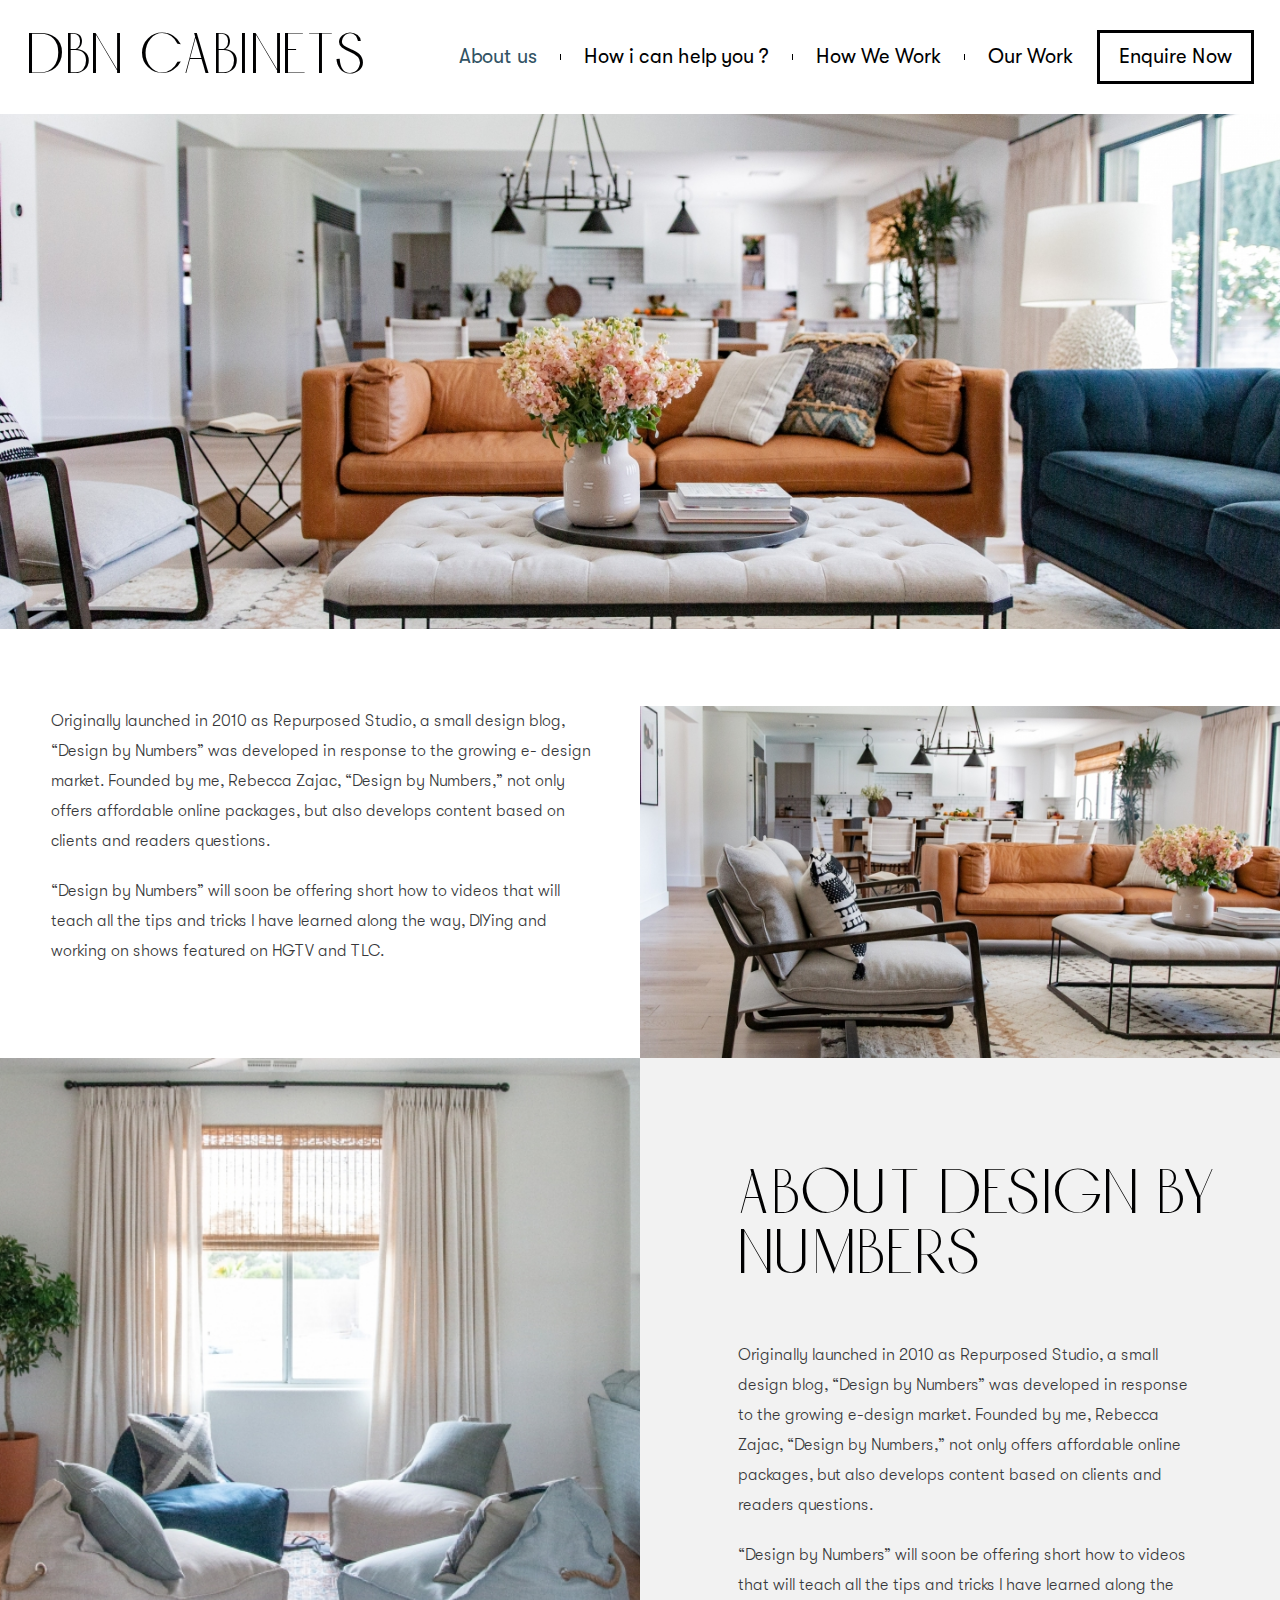
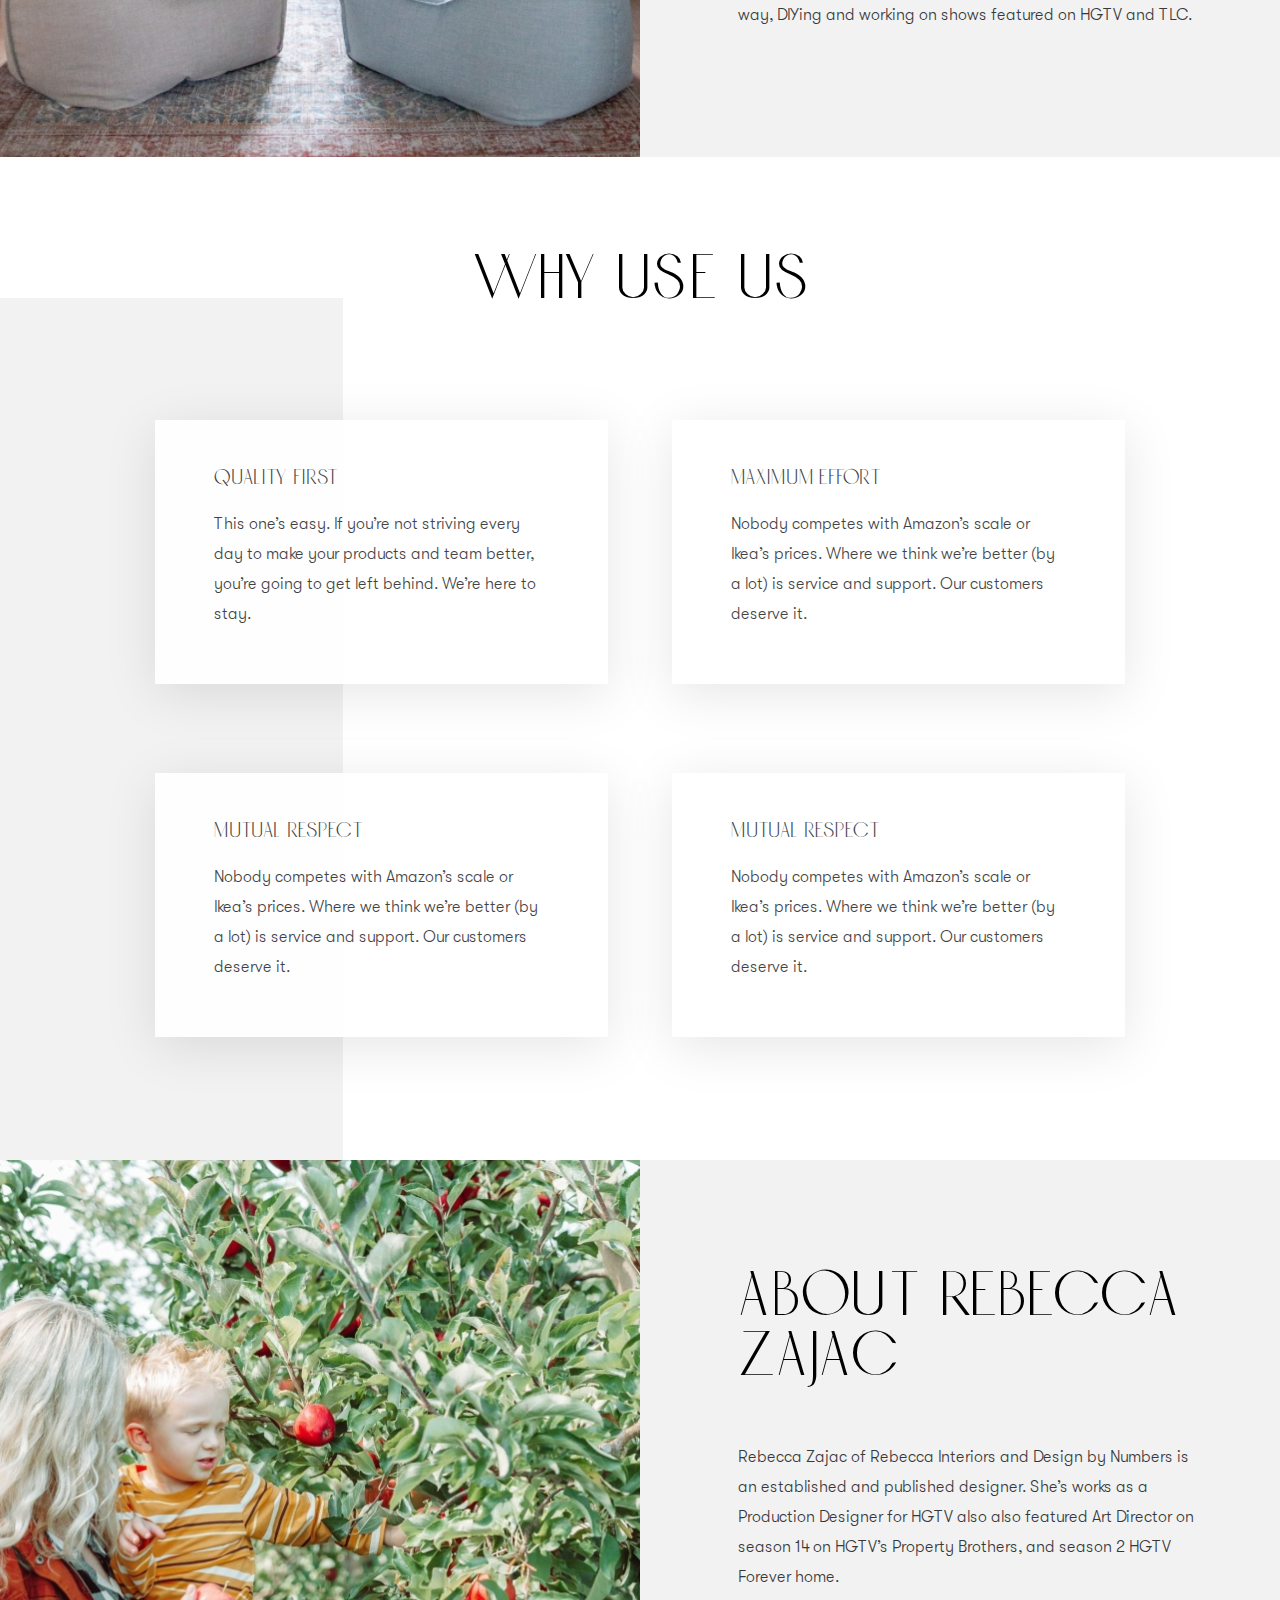
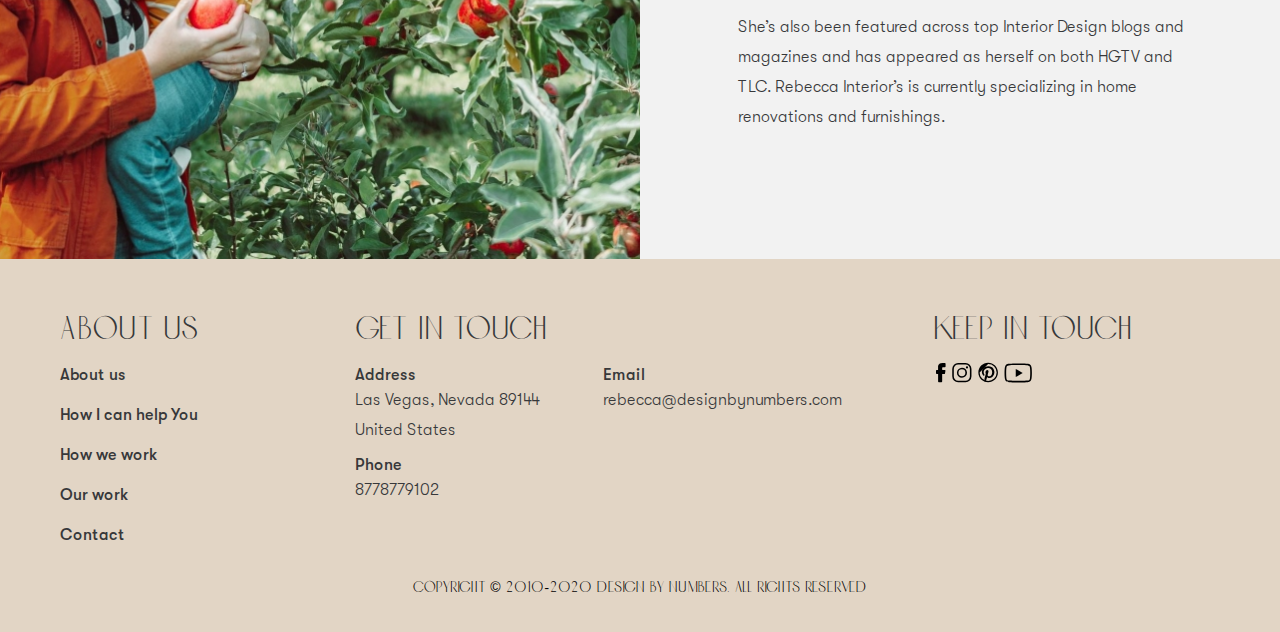
<file: about.html>
<!DOCTYPE html>
<html lang="en">
	<head>
		<meta charset="UTF-8">
		<title>DBN</title>
		<meta name="format-detection" content="telephone=no">
		<meta name="viewport" content="width=device-width, initial-scale=1.0">
		<!-- <meta name="robots" content="noindex, nofollow"> -->
		<!-- <meta name="viewport" content="width=device-width, initial-scale=1.0, maximum-scale=1.0, user-scalable=0"> -->
		<!-- <link rel="shortcut icon" href="favicon.ico"> -->
		<link rel="stylesheet" href="css/style.min.css">
	</head>
	<body>

		<div class="wrapper">
			<header class="header">
	<div class="header__body">
		<div class="header__logo">
			<a class="logo bigtitle" href="index.html">
				DBN CABINETS
			</a>
		</div>
		<nav class="header__menu menu-header">
			<ul class="menu-header__list">
				<li class="menu-header__item"><a href="about.html" class="menu-header__link active">About us</a></li>
				<li class="menu-header__item"><a href="hovWeCanHelp.html" class="menu-header__link">How i can help you ?</a></li>
				<li class="menu-header__item"><a href="process.html" class="menu-header__link">How We Work</a></li>
				<li class="menu-header__item"><a href="gallery.html" class="menu-header__link">Our Work</a></li>
				<li class="menu-header__item"><a href="contact.html" class="menu-header__link menu-header__link_border">Enquire Now</a></li>
			</ul>
		</nav>
		<div class="header__burger">
			<div class="burger-wrap">
				<div class="burger" data-activEl="menu-header">
					<span></span>
					<span></span>
					<span></span>
					<span></span>
				</div>
			</div>
		</div>
	</div>
</header>
			<main class="page">
				<section class="about-banner">
					<div class="about-banner__bg">
						<img src="img/main-banner/banner.jpg" alt="">
					</div>
				</section>

				<section class="aboutPage block-info-left-text">
					<div class="block-info-left-text__body">
						<div class="block-info-left-text__column block-info-left-text__column_1">
							<div class="block-info-left-text__wrap">
								<div class="block-info-left-text__text">
									<p class="text">
										Originally launched in 2010 as Repurposed Studio, a small design blog,
										“Design by Numbers” was developed in response to the growing e-
										design market. Founded by me, Rebecca Zajac, “Design by Numbers,”
										not only offers affordable online packages, but also develops content
										based on clients and readers questions.
									</p>
									<p class="text">
										“Design by Numbers” will soon be offering short how to videos that
										will teach all the tips and tricks I have learned along the way, DIYing
										and working on shows featured on HGTV and TLC.
									</p>
								</div>	
							</div>
						</div>
						<div class="block-info-left-text__column block-info-left-text__column_2">
							<div class="block-info-left-text__photo-wrap">
								<img src="img/block-info-right-text/01.jpg" alt="photo">
							</div>
						</div>
					</div>
				</section>

				<section class="aboutPage block-info-right-text">
					<div class="block-info-right-text__body">
						<div class="block-info-right-text__columt block-info-right-text__column_1">
							<div class="block-info-right-text__photo-wrap">
								<img src="img/services-preiew/02.jpg" alt="photo">
							</div>							
						</div>
						<div class="block-info-right-text__columt block-info-right-text__column_2">
							<div class="block-info-right-text__wrap">
								<div class="block-info-right-text__title bigtitle">
									ABOUT DESIGN
									BY NUMBERS
								</div>
								<div class="block-info-right-text__text">
									<p class="text">
										Originally launched in 2010 as Repurposed Studio, a small
										design blog, “Design by Numbers” was developed in response to
										the growing e-design market. Founded by me, Rebecca Zajac,
										“Design by Numbers,” not only offers affordable online
										packages, but also develops content based on clients and
										readers questions.
									</p>
									<p class="text">
										“Design by Numbers” will soon be offering short how to videos
										that will teach all the tips and tricks I have learned along the
										way, DIYing and working on shows featured on HGTV and TLC.
									</p>
								</div>
							</div>	
						</div>
					</div>
				</section>

				<section class="why-use-us">
					<div class="why-use-us__decoration-line"></div>
					<div class="why-use-us__body">
						<div class="why-use-us__title bigtitle">
							why use us
						</div>

						<div class="why-use-us__cards cards-why-use-us">
							<div class="cards-why-use-us__item">
								<div class="cards-why-use-us__inner">
									<div class="cards-why-use-us__title">
										QUALITY FIRST
									</div>
									<div class="cards-why-use-us__text text">
										This one’s easy. If you’re not striving every 			
										day to make your products and team 									
										better, you’re going to get left behind.
										We’re here to stay.
									</div>
								</div>
							</div>
							<div class="cards-why-use-us__item">
								<div class="cards-why-use-us__inner">
									<div class="cards-why-use-us__title">
										Maximum effort
									</div>
									<div class="cards-why-use-us__text text">
									Nobody competes with Amazon’s scale or
									Ikea’s prices. Where we think we’re better
									(by a lot) is service and support. Our
									customers deserve it.
									</div>
								</div>
							</div>
							<div class="cards-why-use-us__item">
								<div class="cards-why-use-us__inner">
									<div class="cards-why-use-us__title">
										Mutual respect
									</div>
									<div class="cards-why-use-us__text text">
									Nobody competes with Amazon’s scale or
									Ikea’s prices. Where we think we’re better
									(by a lot) is service and support. Our
									customers deserve it.

									</div>
								</div>
							</div>
							<div class="cards-why-use-us__item">
								<div class="cards-why-use-us__inner">
									<div class="cards-why-use-us__title">
										Mutual respect
									</div>
									<div class="cards-why-use-us__text text">
									Nobody competes with Amazon’s scale or
									Ikea’s prices. Where we think we’re better
									(by a lot) is service and support. Our
									customers deserve it.
									</div>
								</div>
							</div>
						</div>
					</div>
				</section>

				<section class="aboutPage block-info-right-text">
					<div class="block-info-right-text__body">
						<div class="block-info-right-text__columt block-info-right-text__column_1">
							<div class="block-info-right-text__photo-wrap">
								<img src="img/about/01.jpg" alt="photo">
							</div>							
						</div>
						<div class="block-info-right-text__columt block-info-right-text__column_2">
							<div class="block-info-right-text__wrap">
								<div class="block-info-right-text__title bigtitle">
									About 
									Rebecca Zajac
								</div>
								<div class="block-info-right-text__text">
									<p class="text">
										Rebecca Zajac of Rebecca Interiors and Design by Numbers is
										an established and published designer. She’s works as a
										Production Designer for HGTV also also featured Art Director
										on season 14 on HGTV’s Property Brothers, and season 2 HGTV
										Forever home.
									</p>
									<p class="text">
										She’s also been featured across top Interior Design blogs and
										magazines and has appeared as herself on both HGTV and TLC.
										Rebecca Interior’s is currently specializing in home renovations
										and furnishings.
									</p>
								</div>
							</div>	
						</div>
					</div>
				</section>
			</main>
			<footer class="footer">
	<div class="footer__body container">
		<div class="footer__row footer__row_1">
			<div class="footer__content content-footer">
				<div class="content-footer__column content-footer__column_1">
					<div class="content-footer__title smalltitle">
						About Us
					</div>
					<ul class="footer-menu">
						<li class="footer-menu__item"><a href="#" class="footer-menu__link text-medium ">About us</a></li>
						<li class="footer-menu__item"><a href="#" class="footer-menu__link text-medium ">How I can help You</a></li>
						<li class="footer-menu__item"><a href="#" class="footer-menu__link text-medium ">How we work</a></li>
						<li class="footer-menu__item"><a href="#" class="footer-menu__link text-medium ">Our work</a></li>
						<li class="footer-menu__item"><a href="#" class="footer-menu__link text-medium ">Contact</a></li>
					</ul>
				</div>
				<div class="content-footer__column content-footer__column_2">
					<div class="content-footer__title smalltitle">
						Get in Touch
					</div>
					<div class="content-footer__address addess-footer">
						<div class="address-footer__title text-medium">
							Address
						</div>
						<ul class="address-footer__list text">
							<li class="address-footer__item">Las Vegas, Nevada 89144</li>
							<li class="address-footer__item">United States</li>
						</ul>
					</div>
					<div class="content-footer__phone phone-footer">
						<div class="phone-footer__title text-medium">
							Phone
						</div>
						<ul class="phone-footer__list">
							<li class="phone-footer__item">
								<a class="phone-footer__link text" href="tel:8778779102">8778779102</a>
							</li>
						</ul>
					</div>
				</div>
				<div class="content-footer__column content-footer__column_3">
					<div class="content-footer__title smalltitle">
						
					</div>
					<div class="content-footer__phone email-footer">
						<div class="email-footer__title text-medium">
							Email
						</div>
						<ul class="email-footer__list text">
							<li class="email-footer__item">
								rebecca@designbynumbers.com
							</li>
						</ul>
					</div>
				</div>
				<div class="content-footer__column content-footer__column_4">
					<div class="content-footer__title smalltitle">
						Keep in Touch
					</div>
					<div class="content-footer__social socila-footer">
						<ul class="socila-footer__list">
							<li class="socila-footer__item"><a href="#" class="socila-footer__link">
								<svg xmlns="http://www.w3.org/2000/svg" width="10" height="20" viewBox="0 0 10 20"><g><g><path fill="#000001" d="M.724 10.976h1.172c.103 0 .206.103.206.207v7.375c0 .38.31.69.69.69H5.48c.379 0 .69-.31.69-.69v-7.375c0-.104.103-.207.206-.207h1.93c.345 0 .655-.241.69-.586l.447-2.688c.07-.414-.275-.827-.689-.827H6.479a.309.309 0 0 1-.31-.31V4.84c0-.448.241-.69.69-.69h2.033c.379 0 .69-.31.69-.688V.705c0-.379-.311-.689-.69-.689H6.445c-4.48 0-4.377 3.619-4.377 4.136v2.516a.222.222 0 0 1-.207.207H.69c-.379 0-.689.31-.689.689v2.688c.034.414.345.724.724.724z"/></g></g></svg>
							</a></li>
							<li class="socila-footer__item"><a href="#" class="socila-footer__link">
								<svg xmlns="http://www.w3.org/2000/svg" width="20" height="20" viewBox="0 0 20 20"><g><g><g><path fill="#000001" d="M13.586.016a5.905 5.905 0 0 1 5.887 5.887v7.457a5.905 5.905 0 0 1-5.887 5.887H6.129A5.905 5.905 0 0 1 .242 13.36V5.903A5.905 5.905 0 0 1 6.129.016h7.457zm0 1.57H6.129a4.317 4.317 0 0 0-4.317 4.317v7.457a4.317 4.317 0 0 0 4.317 4.317h7.457a4.317 4.317 0 0 0 4.317-4.317V5.903a4.317 4.317 0 0 0-4.317-4.317z"/></g><g><path fill="#000001" d="M14.987 3.352a1.124 1.124 0 1 0 0 2.249 1.124 1.124 0 0 0 0-2.249z"/></g><g><path fill="#000001" d="M13.48 6.094a5.04 5.04 0 1 1-7.119 7.135 5.04 5.04 0 0 1 7.118-7.135zm-3.57.098a3.47 3.47 0 1 0 .003 6.94 3.47 3.47 0 0 0-.003-6.94z"/></g></g></g></svg>
							</a></li>
							<li class="socila-footer__item"><a href="#" class="socila-footer__link">
								<svg xmlns="http://www.w3.org/2000/svg" width="20" height="21" viewBox="0 0 20 21"><g><g><g><path fill="#000001" d="M19.924 10.42c0 5.406-4.383 9.788-9.788 9.788-5.406 0-9.788-4.382-9.788-9.788C.348 5.014 4.73.632 10.136.632c5.405 0 9.788 4.382 9.788 9.788zm-18.304 0a8.516 8.516 0 1 0 8.516-8.516z"/></g><g><path fill="#000001" d="M6.025 13.955c-.057.065-2.154-1.296-2.154-3.737 0-2.44 1.735-5.986 6.578-5.986S16.4 8.255 16.4 10.085s-1.05 5.873-4.863 5.873c-1.887 0-2.421-1.067-2.421-1.067s-.756 3.657-1.827 4.794c0 0-1.3.564-.728-3.077.041-.262 1.24-4.806 1.24-4.806a4.589 4.589 0 0 1-.306-1.658c0-.954.857-2.173 1.793-2.173.936 0 1.22.883 1.22 1.407 0 .525-.858 3.033-.858 3.604 0 .572.458 1.37 1.525 1.37s3.032-1.084 3.032-4.128-2.231-4.258-3.876-4.258c-1.644 0-4.653.98-4.653 4.1 0 1.6.764 2.349.764 2.349s.12.93-.417 1.54z"/></g></g></g></svg>
							</a></li>
							<li class="socila-footer__item"><a href="#" class="socila-footer__link">
								<svg xmlns="http://www.w3.org/2000/svg" width="28" height="20" viewBox="0 0 28 20"><g><g><g><path fill="#000001" d="M14.197.484s5.743 0 9.575.276c.53.06 1.695.067 2.734 1.14.82.821 1.086 2.682 1.086 2.682.17 1.452.262 2.91.273 4.372v2.048a40.322 40.322 0 0 1-.278 4.371s-.268 1.861-1.086 2.68c-1.034 1.073-2.2 1.08-2.734 1.142-3.827.281-9.57.281-9.57.281s-7.108-.064-9.295-.27c-.609-.115-1.973-.083-3.014-1.156-.82-.818-1.086-2.68-1.086-2.68A40.307 40.307 0 0 1 .528 11V8.95C.545 7.496.64 6.042.814 4.597c0 0 .269-1.861 1.086-2.681C2.937.842 4.1.837 4.634.776 8.459.501 14.197.501 14.197.501zm0 1.633h-.008c-.054 0-5.688.003-9.416.269L4.61 2.4c-.484.048-1.034.097-1.56.642-.244.243-.532 1.123-.63 1.757a38.964 38.964 0 0 0-.248 4.152v2.028c.009 1.388.092 2.774.249 4.153.094.626.377 1.504.626 1.752.462.48 1.106.557 1.672.624.145.015.266.032.393.052 2.13.181 8.803.249 9.088.249.249 0 5.759-.025 9.417-.274l.169-.017c.484-.047 1.034-.1 1.558-.641.243-.234.534-1.126.626-1.74.157-1.38.24-2.767.249-4.155V8.934a38.768 38.768 0 0 0-.249-4.153c-.097-.628-.38-1.508-.629-1.757-.526-.544-1.063-.596-1.56-.64l-.164-.016c-3.723-.268-9.362-.268-9.42-.268z"/></g><g><path fill="#000001" d="M11.744 5.907v8.146L18.7 9.98z"/></g></g></g></svg>
							</a></li>
						</ul>
					</div>
				</div>
			</div>
		</div>
		<div class="footer__row footer__row_2">
			<div class="footer__copy">
				Copyright © 2010-2020 Design By Numbers. All rights reserved
			</div>
		</div>
	</div>
</footer>
		</div>

		<script src="js/libs.min.js"></script>
		<script src="js/main.min.js"></script>
	</body>
</html>
</file>
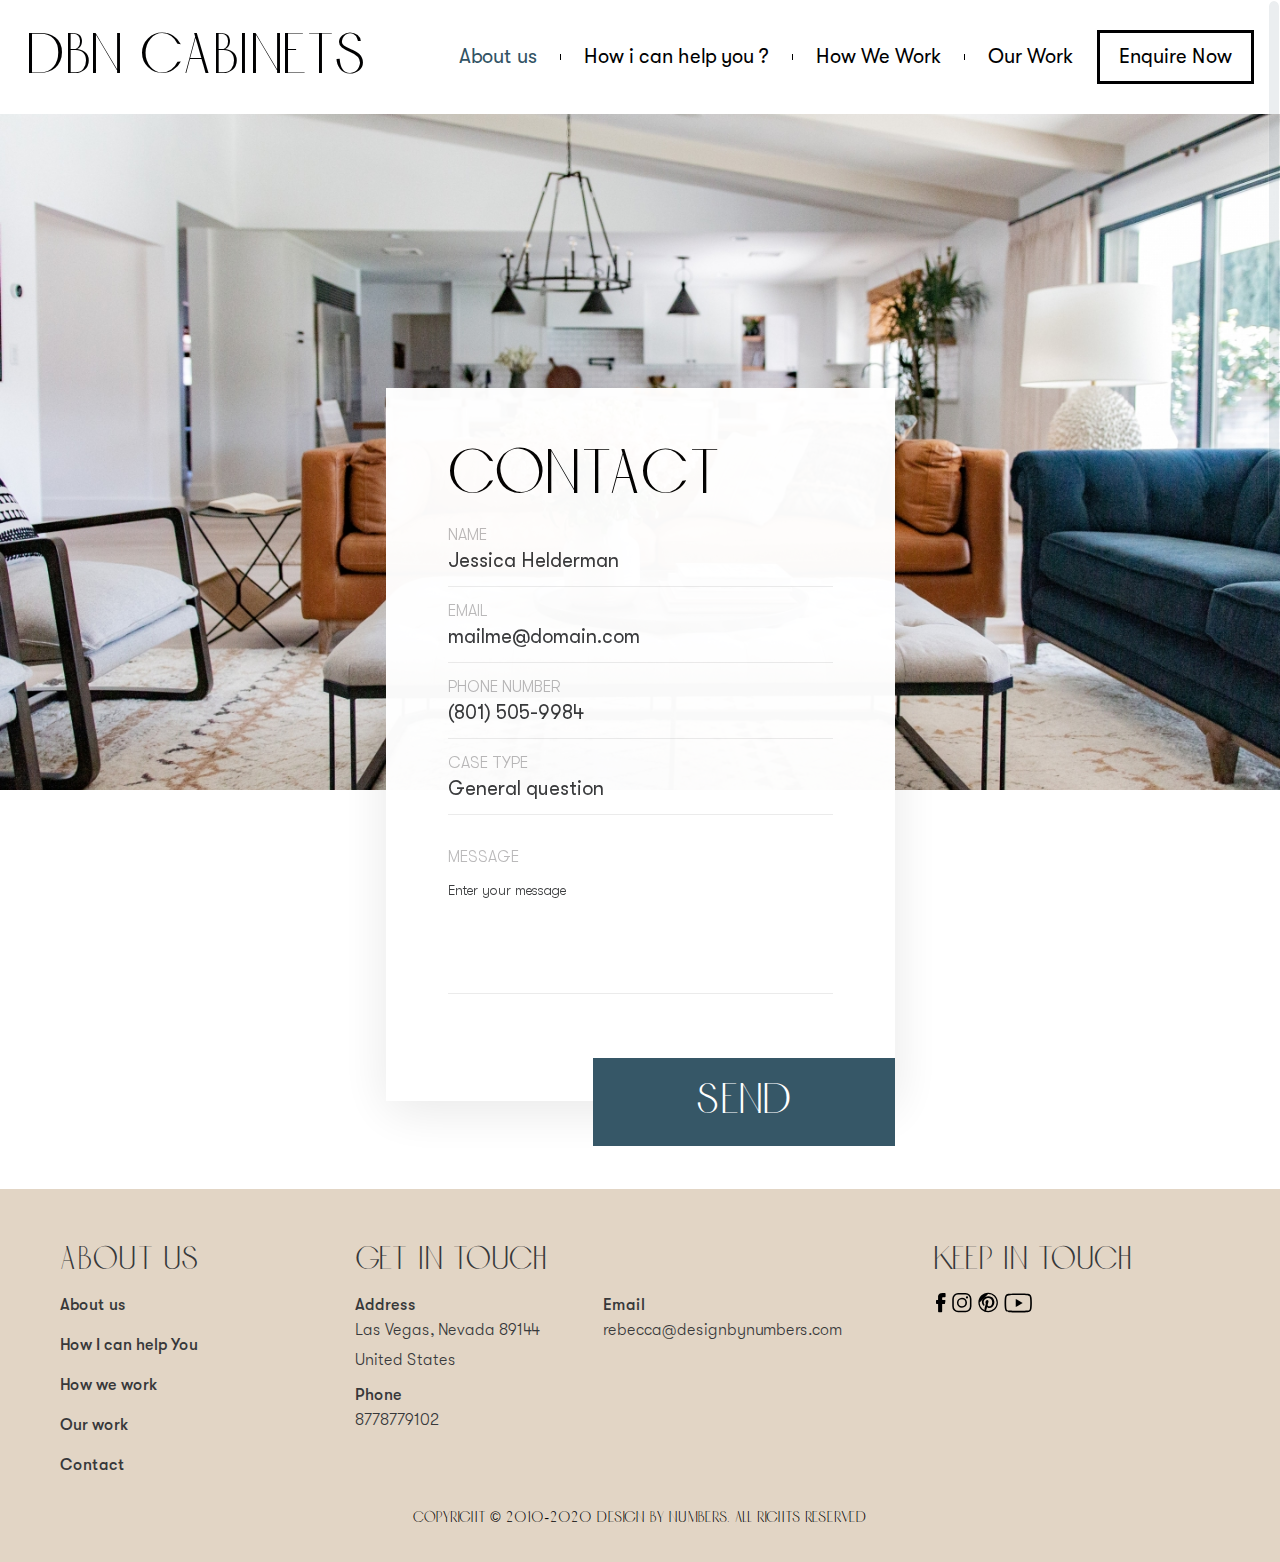
<file: contact.html>
<!DOCTYPE html>
<html lang="en">
	<head>
		<meta charset="UTF-8">
		<title>DBN</title>
		<meta name="format-detection" content="telephone=no">
		<meta name="viewport" content="width=device-width, initial-scale=1.0">
		<!-- <meta name="robots" content="noindex, nofollow"> -->
		<!-- <meta name="viewport" content="width=device-width, initial-scale=1.0, maximum-scale=1.0, user-scalable=0"> -->
		<!-- <link rel="shortcut icon" href="favicon.ico"> -->
		<link rel="stylesheet" href="css/style.min.css">
	</head>
	<body>

		<div class="wrapper">
			<header class="header">
	<div class="header__body">
		<div class="header__logo">
			<a class="logo bigtitle" href="index.html">
				DBN CABINETS
			</a>
		</div>
		<nav class="header__menu menu-header">
			<ul class="menu-header__list">
				<li class="menu-header__item"><a href="about.html" class="menu-header__link active">About us</a></li>
				<li class="menu-header__item"><a href="hovWeCanHelp.html" class="menu-header__link">How i can help you ?</a></li>
				<li class="menu-header__item"><a href="process.html" class="menu-header__link">How We Work</a></li>
				<li class="menu-header__item"><a href="gallery.html" class="menu-header__link">Our Work</a></li>
				<li class="menu-header__item"><a href="contact.html" class="menu-header__link menu-header__link_border">Enquire Now</a></li>
			</ul>
		</nav>
		<div class="header__burger">
			<div class="burger-wrap">
				<div class="burger" data-activEl="menu-header">
					<span></span>
					<span></span>
					<span></span>
					<span></span>
				</div>
			</div>
		</div>
	</div>
</header>
			<main class="page">
				<section class="contact">
					<div class="contact__bg ibg">
						<img src="img/main-banner/banner.jpg" alt="banner">
					</div>
					<div class="contact__body container">
						<div class="contact__form">
							<form action="contact.html" class="form">
								<div class="form__title bigtitle">
									contact
								</div>
								<div class="form__item">
									<label for="name">name</label>
									<input autocomplete="off" id="name" type="text" name="form[]" data-value="Jessica Helderman" class="form__input form__input_name input req">	
								</div>
								<div class="form__item">
									<label for="name">email</label>
									<input autocomplete="off" id="email" type="text" name="form[]" data-value="mailme@domain.com" class="form__input form__input_email input email req">	
								</div>	
								<div class="form__item">
									<label for="phone">PHONE NUMBER</label>
									<input autocomplete="off" id="phone" type="text" name="form[]" data-value="(801) 505-9984" class="form__input form__input_phone input phone req">
								</div>
								<div class="form__item">
									<label for="caseType">CASE TYPE</label>
									<input autocomplete="off" id="caseType" type="text" name="form[]" data-value="General question" class="form__input form__input_question input req">	
								</div>
								<div class="form__item form__item_message">
									<label for="message">MESSAGE</label>
									<textarea name="form[]" id="message" data-value="Enter your message" class="form__input form__input_textarea textarea"></textarea>
								</div>

								<div class="form__btn-wrap">
									<button class="form__btn" type="submit"><span>send</span></button>
								</div>
							</form>
						</div>
					</div>
				</section>
			</main>
			<footer class="footer">
	<div class="footer__body container">
		<div class="footer__row footer__row_1">
			<div class="footer__content content-footer">
				<div class="content-footer__column content-footer__column_1">
					<div class="content-footer__title smalltitle">
						About Us
					</div>
					<ul class="footer-menu">
						<li class="footer-menu__item"><a href="#" class="footer-menu__link text-medium ">About us</a></li>
						<li class="footer-menu__item"><a href="#" class="footer-menu__link text-medium ">How I can help You</a></li>
						<li class="footer-menu__item"><a href="#" class="footer-menu__link text-medium ">How we work</a></li>
						<li class="footer-menu__item"><a href="#" class="footer-menu__link text-medium ">Our work</a></li>
						<li class="footer-menu__item"><a href="#" class="footer-menu__link text-medium ">Contact</a></li>
					</ul>
				</div>
				<div class="content-footer__column content-footer__column_2">
					<div class="content-footer__title smalltitle">
						Get in Touch
					</div>
					<div class="content-footer__address addess-footer">
						<div class="address-footer__title text-medium">
							Address
						</div>
						<ul class="address-footer__list text">
							<li class="address-footer__item">Las Vegas, Nevada 89144</li>
							<li class="address-footer__item">United States</li>
						</ul>
					</div>
					<div class="content-footer__phone phone-footer">
						<div class="phone-footer__title text-medium">
							Phone
						</div>
						<ul class="phone-footer__list">
							<li class="phone-footer__item">
								<a class="phone-footer__link text" href="tel:8778779102">8778779102</a>
							</li>
						</ul>
					</div>
				</div>
				<div class="content-footer__column content-footer__column_3">
					<div class="content-footer__title smalltitle">
						
					</div>
					<div class="content-footer__phone email-footer">
						<div class="email-footer__title text-medium">
							Email
						</div>
						<ul class="email-footer__list text">
							<li class="email-footer__item">
								rebecca@designbynumbers.com
							</li>
						</ul>
					</div>
				</div>
				<div class="content-footer__column content-footer__column_4">
					<div class="content-footer__title smalltitle">
						Keep in Touch
					</div>
					<div class="content-footer__social socila-footer">
						<ul class="socila-footer__list">
							<li class="socila-footer__item"><a href="#" class="socila-footer__link">
								<svg xmlns="http://www.w3.org/2000/svg" width="10" height="20" viewBox="0 0 10 20"><g><g><path fill="#000001" d="M.724 10.976h1.172c.103 0 .206.103.206.207v7.375c0 .38.31.69.69.69H5.48c.379 0 .69-.31.69-.69v-7.375c0-.104.103-.207.206-.207h1.93c.345 0 .655-.241.69-.586l.447-2.688c.07-.414-.275-.827-.689-.827H6.479a.309.309 0 0 1-.31-.31V4.84c0-.448.241-.69.69-.69h2.033c.379 0 .69-.31.69-.688V.705c0-.379-.311-.689-.69-.689H6.445c-4.48 0-4.377 3.619-4.377 4.136v2.516a.222.222 0 0 1-.207.207H.69c-.379 0-.689.31-.689.689v2.688c.034.414.345.724.724.724z"/></g></g></svg>
							</a></li>
							<li class="socila-footer__item"><a href="#" class="socila-footer__link">
								<svg xmlns="http://www.w3.org/2000/svg" width="20" height="20" viewBox="0 0 20 20"><g><g><g><path fill="#000001" d="M13.586.016a5.905 5.905 0 0 1 5.887 5.887v7.457a5.905 5.905 0 0 1-5.887 5.887H6.129A5.905 5.905 0 0 1 .242 13.36V5.903A5.905 5.905 0 0 1 6.129.016h7.457zm0 1.57H6.129a4.317 4.317 0 0 0-4.317 4.317v7.457a4.317 4.317 0 0 0 4.317 4.317h7.457a4.317 4.317 0 0 0 4.317-4.317V5.903a4.317 4.317 0 0 0-4.317-4.317z"/></g><g><path fill="#000001" d="M14.987 3.352a1.124 1.124 0 1 0 0 2.249 1.124 1.124 0 0 0 0-2.249z"/></g><g><path fill="#000001" d="M13.48 6.094a5.04 5.04 0 1 1-7.119 7.135 5.04 5.04 0 0 1 7.118-7.135zm-3.57.098a3.47 3.47 0 1 0 .003 6.94 3.47 3.47 0 0 0-.003-6.94z"/></g></g></g></svg>
							</a></li>
							<li class="socila-footer__item"><a href="#" class="socila-footer__link">
								<svg xmlns="http://www.w3.org/2000/svg" width="20" height="21" viewBox="0 0 20 21"><g><g><g><path fill="#000001" d="M19.924 10.42c0 5.406-4.383 9.788-9.788 9.788-5.406 0-9.788-4.382-9.788-9.788C.348 5.014 4.73.632 10.136.632c5.405 0 9.788 4.382 9.788 9.788zm-18.304 0a8.516 8.516 0 1 0 8.516-8.516z"/></g><g><path fill="#000001" d="M6.025 13.955c-.057.065-2.154-1.296-2.154-3.737 0-2.44 1.735-5.986 6.578-5.986S16.4 8.255 16.4 10.085s-1.05 5.873-4.863 5.873c-1.887 0-2.421-1.067-2.421-1.067s-.756 3.657-1.827 4.794c0 0-1.3.564-.728-3.077.041-.262 1.24-4.806 1.24-4.806a4.589 4.589 0 0 1-.306-1.658c0-.954.857-2.173 1.793-2.173.936 0 1.22.883 1.22 1.407 0 .525-.858 3.033-.858 3.604 0 .572.458 1.37 1.525 1.37s3.032-1.084 3.032-4.128-2.231-4.258-3.876-4.258c-1.644 0-4.653.98-4.653 4.1 0 1.6.764 2.349.764 2.349s.12.93-.417 1.54z"/></g></g></g></svg>
							</a></li>
							<li class="socila-footer__item"><a href="#" class="socila-footer__link">
								<svg xmlns="http://www.w3.org/2000/svg" width="28" height="20" viewBox="0 0 28 20"><g><g><g><path fill="#000001" d="M14.197.484s5.743 0 9.575.276c.53.06 1.695.067 2.734 1.14.82.821 1.086 2.682 1.086 2.682.17 1.452.262 2.91.273 4.372v2.048a40.322 40.322 0 0 1-.278 4.371s-.268 1.861-1.086 2.68c-1.034 1.073-2.2 1.08-2.734 1.142-3.827.281-9.57.281-9.57.281s-7.108-.064-9.295-.27c-.609-.115-1.973-.083-3.014-1.156-.82-.818-1.086-2.68-1.086-2.68A40.307 40.307 0 0 1 .528 11V8.95C.545 7.496.64 6.042.814 4.597c0 0 .269-1.861 1.086-2.681C2.937.842 4.1.837 4.634.776 8.459.501 14.197.501 14.197.501zm0 1.633h-.008c-.054 0-5.688.003-9.416.269L4.61 2.4c-.484.048-1.034.097-1.56.642-.244.243-.532 1.123-.63 1.757a38.964 38.964 0 0 0-.248 4.152v2.028c.009 1.388.092 2.774.249 4.153.094.626.377 1.504.626 1.752.462.48 1.106.557 1.672.624.145.015.266.032.393.052 2.13.181 8.803.249 9.088.249.249 0 5.759-.025 9.417-.274l.169-.017c.484-.047 1.034-.1 1.558-.641.243-.234.534-1.126.626-1.74.157-1.38.24-2.767.249-4.155V8.934a38.768 38.768 0 0 0-.249-4.153c-.097-.628-.38-1.508-.629-1.757-.526-.544-1.063-.596-1.56-.64l-.164-.016c-3.723-.268-9.362-.268-9.42-.268z"/></g><g><path fill="#000001" d="M11.744 5.907v8.146L18.7 9.98z"/></g></g></g></svg>
							</a></li>
						</ul>
					</div>
				</div>
			</div>
		</div>
		<div class="footer__row footer__row_2">
			<div class="footer__copy">
				Copyright © 2010-2020 Design By Numbers. All rights reserved
			</div>
		</div>
	</div>
</footer>
		</div>

		<script src="js/libs.min.js"></script>
		<script src="js/main.min.js"></script>
	</body>
</html>
</file>
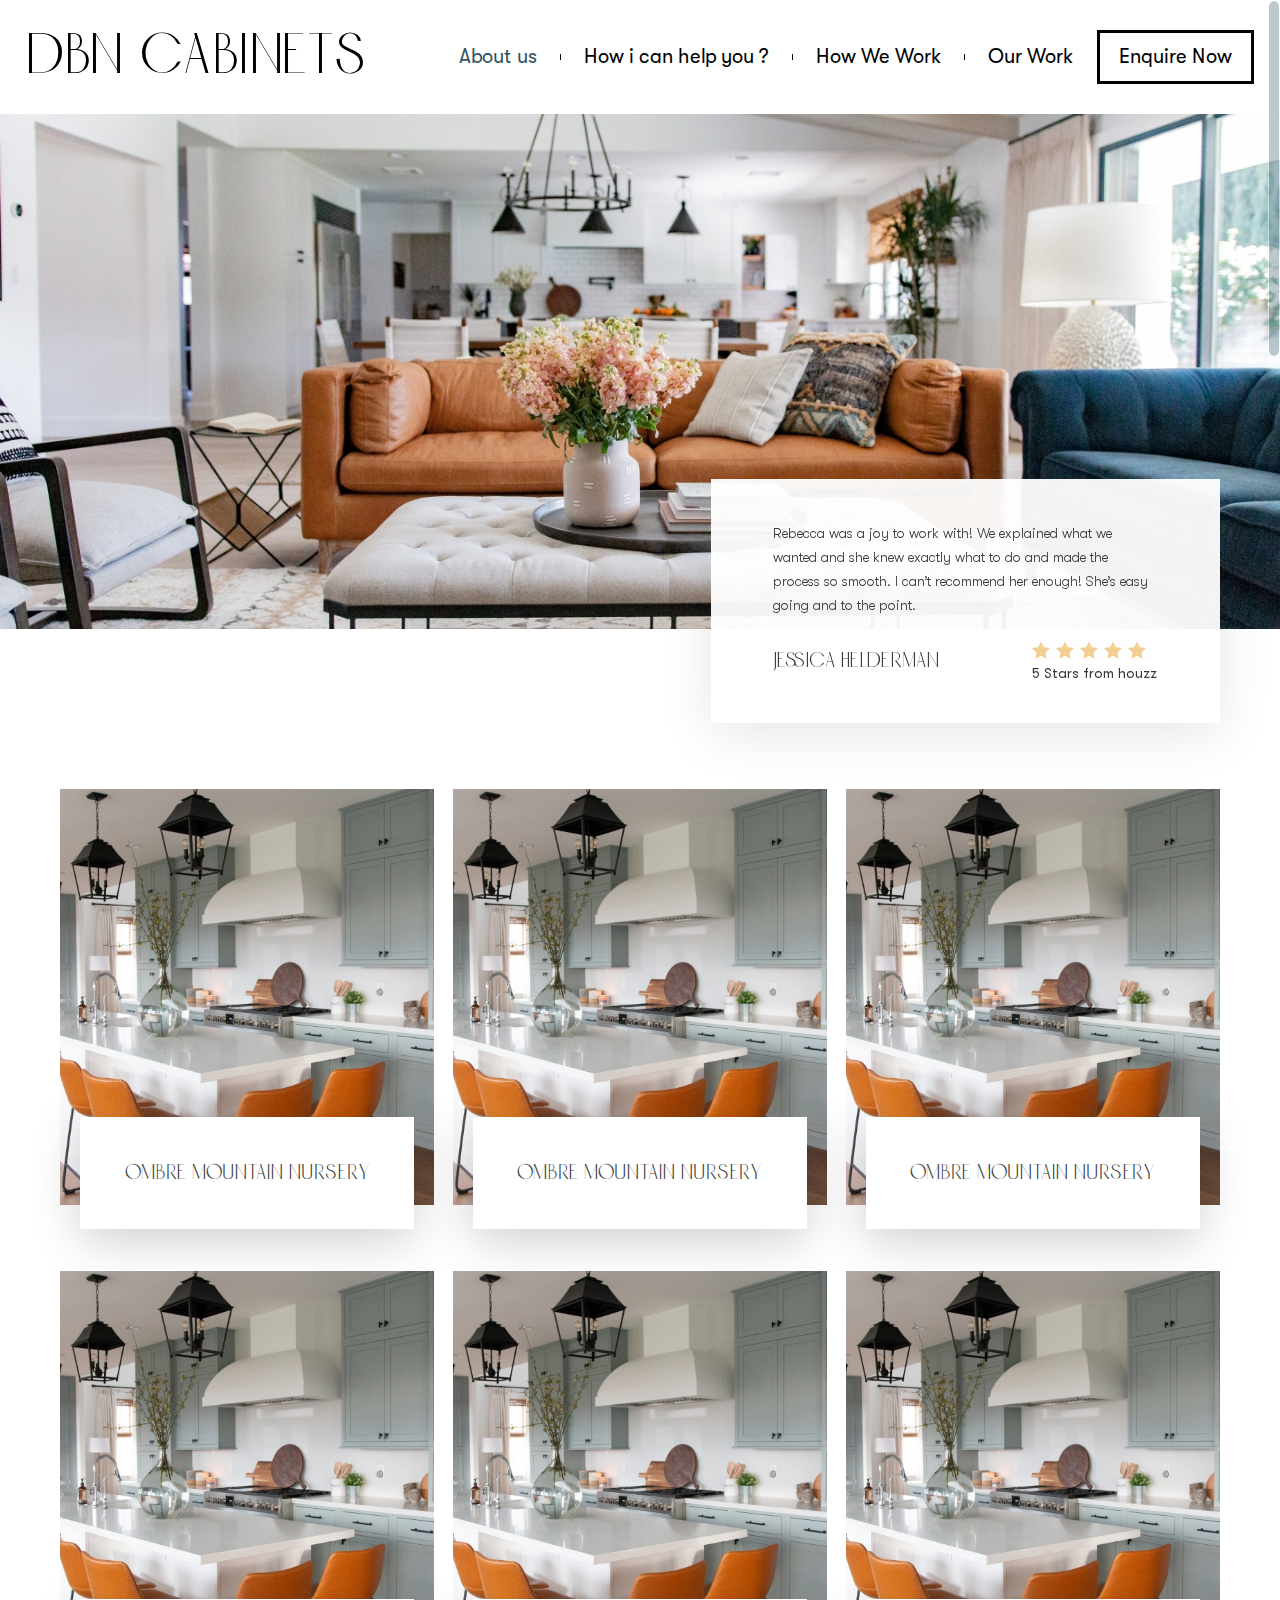
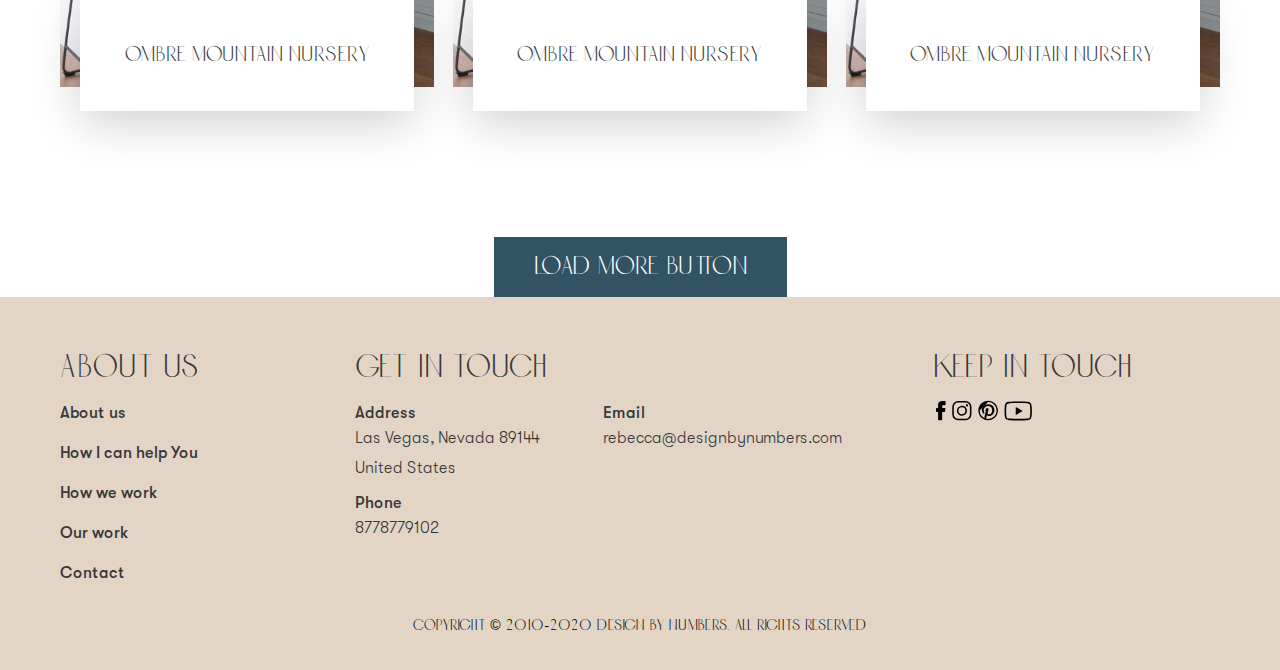
<file: gallery.html>
<!DOCTYPE html>
<html lang="en">
	<head>
		<meta charset="UTF-8">
		<title>DBN</title>
		<meta name="format-detection" content="telephone=no">
		<meta name="viewport" content="width=device-width, initial-scale=1.0">
		<!-- <meta name="robots" content="noindex, nofollow"> -->
		<!-- <meta name="viewport" content="width=device-width, initial-scale=1.0, maximum-scale=1.0, user-scalable=0"> -->
		<!-- <link rel="shortcut icon" href="favicon.ico"> -->
		<link rel="stylesheet" href="css/style.min.css">
	</head>
	<body>

		<div class="wrapper">
			<header class="header">
	<div class="header__body">
		<div class="header__logo">
			<a class="logo bigtitle" href="index.html">
				DBN CABINETS
			</a>
		</div>
		<nav class="header__menu menu-header">
			<ul class="menu-header__list">
				<li class="menu-header__item"><a href="about.html" class="menu-header__link active">About us</a></li>
				<li class="menu-header__item"><a href="hovWeCanHelp.html" class="menu-header__link">How i can help you ?</a></li>
				<li class="menu-header__item"><a href="process.html" class="menu-header__link">How We Work</a></li>
				<li class="menu-header__item"><a href="gallery.html" class="menu-header__link">Our Work</a></li>
				<li class="menu-header__item"><a href="contact.html" class="menu-header__link menu-header__link_border">Enquire Now</a></li>
			</ul>
		</nav>
		<div class="header__burger">
			<div class="burger-wrap">
				<div class="burger" data-activEl="menu-header">
					<span></span>
					<span></span>
					<span></span>
					<span></span>
				</div>
			</div>
		</div>
	</div>
</header>
			<main class="page">
				<section class="gallery-banner">
					<div class="gallery-banner__bg">
						<img src="img/main-banner/banner.jpg" alt="">
					</div>
					<div class="gallery-banner__content container">
						<div class="gallery-banner__testimonial testimonial">

							<div class="testimonial__row testimonial__row_1">
								<div class="testimonial__text">
									Rebecca was a joy to work with! We explained what we wanted and she knew exactly what to do and made the process so smooth. I can’t recommend her enough! She’s easy going and to the point.
								</div>
							</div>
							<div class="testimonial__row testimonial__row_2">
								<div class="testimonial__author">
									Jessica Helderman
								</div>
								<div class="testimonial__stars-box ">
									<ul class="testimonial__stars stars" data-amountstars="5">
										<li><span class="icon-star-empty"></span></li>
										<li><span class="icon-star-empty"></span></li>
										<li><span class="icon-star-empty"></span></li>
										<li><span class="icon-star-empty"></span></li>
										<li><span class="icon-star-empty"></span></li>
									</ul>
									<div class="testimonial__substars">
										5 Stars from houzz
									</div>
								</div>
							</div>
						</div>
					</div>
				</section>

				<section class="gallery-cards">
					<div class="gallery-cards__body container">
						<div class="gallery-cards__box-wrap">

							<div class="gallery-cards__item cards-gallery">
								<div class="cards-gallery__inner">
									<div class="cards-gallery__img">
										<img src="img/services-preiew/01.jpg" alt="photo">
									</div>
									<div class="cards-gallery__hever-box">
										<div class="cards-gallery__title smalltitle">
											OMBRE MOUNTAIN NURSERY
										</div>
										<div class="cards-gallery__btn-wrap ">
											<a href="galleryDetails-m.html" class="cards-gallery__btn">
												VIEW GALLERY
											</a>
										</div>
									</div>
								</div>
								<div class="cards-gallery__shadow-wrap">
									<div class="cards-gallery__shadow"></div>
								</div>
							</div>

							<div class="gallery-cards__item cards-gallery">
								<div class="cards-gallery__inner">
									<div class="cards-gallery__img">
										<img src="img/services-preiew/01.jpg" alt="photo">
									</div>
									<div class="cards-gallery__hever-box">
										<div class="cards-gallery__title smalltitle">
											OMBRE MOUNTAIN NURSERY
										</div>
										<div class="cards-gallery__btn-wrap ">
											<a href="galleryDetails-m.html" class="cards-gallery__btn">
												VIEW GALLERY
											</a>
										</div>
									</div>
								</div>
								<div class="cards-gallery__shadow-wrap">
									<div class="cards-gallery__shadow"></div>
								</div>
							</div>

							<div class="gallery-cards__item cards-gallery">
								<div class="cards-gallery__inner">
									<div class="cards-gallery__img">
										<img src="img/services-preiew/01.jpg" alt="photo">
									</div>
									<div class="cards-gallery__hever-box">
										<div class="cards-gallery__title smalltitle">
											OMBRE MOUNTAIN NURSERY
										</div>
										<div class="cards-gallery__btn-wrap ">
											<a href="galleryDetails-m.html" class="cards-gallery__btn">
												VIEW GALLERY
											</a>
										</div>
									</div>
								</div>
								<div class="cards-gallery__shadow-wrap">
									<div class="cards-gallery__shadow"></div>
								</div>
							</div>

							<div class="gallery-cards__item cards-gallery">
								<div class="cards-gallery__inner">
									<div class="cards-gallery__img">
										<img src="img/services-preiew/01.jpg" alt="photo">
									</div>
									<div class="cards-gallery__hever-box">
										<div class="cards-gallery__title smalltitle">
											OMBRE MOUNTAIN NURSERY
										</div>
										<div class="cards-gallery__btn-wrap ">
											<a href="galleryDetails-m.html" class="cards-gallery__btn">
												VIEW GALLERY
											</a>
										</div>
									</div>
								</div>
								<div class="cards-gallery__shadow-wrap">
									<div class="cards-gallery__shadow"></div>
								</div>
							</div>

							<div class="gallery-cards__item cards-gallery">
								<div class="cards-gallery__inner">
									<div class="cards-gallery__img">
										<img src="img/services-preiew/01.jpg" alt="photo">
									</div>
									<div class="cards-gallery__hever-box">
										<div class="cards-gallery__title smalltitle">
											OMBRE MOUNTAIN NURSERY
										</div>
										<div class="cards-gallery__btn-wrap ">
											<a href="galleryDetails-m.html" class="cards-gallery__btn">
												VIEW GALLERY
											</a>
										</div>
									</div>
								</div>
								<div class="cards-gallery__shadow-wrap">
									<div class="cards-gallery__shadow"></div>
								</div>
							</div>

							<div class="gallery-cards__item cards-gallery">
								<div class="cards-gallery__inner">
									<div class="cards-gallery__img">
										<img src="img/services-preiew/01.jpg" alt="photo">
									</div>
									<div class="cards-gallery__hever-box">
										<div class="cards-gallery__title smalltitle">
											OMBRE MOUNTAIN NURSERY
										</div>
										<div class="cards-gallery__btn-wrap ">
											<a href="galleryDetails-m.html" class="cards-gallery__btn">
												VIEW GALLERY
											</a>
										</div>
									</div>
								</div>
								<div class="cards-gallery__shadow-wrap">
									<div class="cards-gallery__shadow"></div>
								</div>
							</div>

						</div>


						<div class="gallery-cards__load-mor-btn-wrap">
							<a href="#" class="gallery-cards__load-mor-btn">
							   	LOAD MORE BUTTON
							</a>
						</div>
					</div>
				</section>
			</main>
			<footer class="footer">
	<div class="footer__body container">
		<div class="footer__row footer__row_1">
			<div class="footer__content content-footer">
				<div class="content-footer__column content-footer__column_1">
					<div class="content-footer__title smalltitle">
						About Us
					</div>
					<ul class="footer-menu">
						<li class="footer-menu__item"><a href="#" class="footer-menu__link text-medium ">About us</a></li>
						<li class="footer-menu__item"><a href="#" class="footer-menu__link text-medium ">How I can help You</a></li>
						<li class="footer-menu__item"><a href="#" class="footer-menu__link text-medium ">How we work</a></li>
						<li class="footer-menu__item"><a href="#" class="footer-menu__link text-medium ">Our work</a></li>
						<li class="footer-menu__item"><a href="#" class="footer-menu__link text-medium ">Contact</a></li>
					</ul>
				</div>
				<div class="content-footer__column content-footer__column_2">
					<div class="content-footer__title smalltitle">
						Get in Touch
					</div>
					<div class="content-footer__address addess-footer">
						<div class="address-footer__title text-medium">
							Address
						</div>
						<ul class="address-footer__list text">
							<li class="address-footer__item">Las Vegas, Nevada 89144</li>
							<li class="address-footer__item">United States</li>
						</ul>
					</div>
					<div class="content-footer__phone phone-footer">
						<div class="phone-footer__title text-medium">
							Phone
						</div>
						<ul class="phone-footer__list">
							<li class="phone-footer__item">
								<a class="phone-footer__link text" href="tel:8778779102">8778779102</a>
							</li>
						</ul>
					</div>
				</div>
				<div class="content-footer__column content-footer__column_3">
					<div class="content-footer__title smalltitle">
						
					</div>
					<div class="content-footer__phone email-footer">
						<div class="email-footer__title text-medium">
							Email
						</div>
						<ul class="email-footer__list text">
							<li class="email-footer__item">
								rebecca@designbynumbers.com
							</li>
						</ul>
					</div>
				</div>
				<div class="content-footer__column content-footer__column_4">
					<div class="content-footer__title smalltitle">
						Keep in Touch
					</div>
					<div class="content-footer__social socila-footer">
						<ul class="socila-footer__list">
							<li class="socila-footer__item"><a href="#" class="socila-footer__link">
								<svg xmlns="http://www.w3.org/2000/svg" width="10" height="20" viewBox="0 0 10 20"><g><g><path fill="#000001" d="M.724 10.976h1.172c.103 0 .206.103.206.207v7.375c0 .38.31.69.69.69H5.48c.379 0 .69-.31.69-.69v-7.375c0-.104.103-.207.206-.207h1.93c.345 0 .655-.241.69-.586l.447-2.688c.07-.414-.275-.827-.689-.827H6.479a.309.309 0 0 1-.31-.31V4.84c0-.448.241-.69.69-.69h2.033c.379 0 .69-.31.69-.688V.705c0-.379-.311-.689-.69-.689H6.445c-4.48 0-4.377 3.619-4.377 4.136v2.516a.222.222 0 0 1-.207.207H.69c-.379 0-.689.31-.689.689v2.688c.034.414.345.724.724.724z"/></g></g></svg>
							</a></li>
							<li class="socila-footer__item"><a href="#" class="socila-footer__link">
								<svg xmlns="http://www.w3.org/2000/svg" width="20" height="20" viewBox="0 0 20 20"><g><g><g><path fill="#000001" d="M13.586.016a5.905 5.905 0 0 1 5.887 5.887v7.457a5.905 5.905 0 0 1-5.887 5.887H6.129A5.905 5.905 0 0 1 .242 13.36V5.903A5.905 5.905 0 0 1 6.129.016h7.457zm0 1.57H6.129a4.317 4.317 0 0 0-4.317 4.317v7.457a4.317 4.317 0 0 0 4.317 4.317h7.457a4.317 4.317 0 0 0 4.317-4.317V5.903a4.317 4.317 0 0 0-4.317-4.317z"/></g><g><path fill="#000001" d="M14.987 3.352a1.124 1.124 0 1 0 0 2.249 1.124 1.124 0 0 0 0-2.249z"/></g><g><path fill="#000001" d="M13.48 6.094a5.04 5.04 0 1 1-7.119 7.135 5.04 5.04 0 0 1 7.118-7.135zm-3.57.098a3.47 3.47 0 1 0 .003 6.94 3.47 3.47 0 0 0-.003-6.94z"/></g></g></g></svg>
							</a></li>
							<li class="socila-footer__item"><a href="#" class="socila-footer__link">
								<svg xmlns="http://www.w3.org/2000/svg" width="20" height="21" viewBox="0 0 20 21"><g><g><g><path fill="#000001" d="M19.924 10.42c0 5.406-4.383 9.788-9.788 9.788-5.406 0-9.788-4.382-9.788-9.788C.348 5.014 4.73.632 10.136.632c5.405 0 9.788 4.382 9.788 9.788zm-18.304 0a8.516 8.516 0 1 0 8.516-8.516z"/></g><g><path fill="#000001" d="M6.025 13.955c-.057.065-2.154-1.296-2.154-3.737 0-2.44 1.735-5.986 6.578-5.986S16.4 8.255 16.4 10.085s-1.05 5.873-4.863 5.873c-1.887 0-2.421-1.067-2.421-1.067s-.756 3.657-1.827 4.794c0 0-1.3.564-.728-3.077.041-.262 1.24-4.806 1.24-4.806a4.589 4.589 0 0 1-.306-1.658c0-.954.857-2.173 1.793-2.173.936 0 1.22.883 1.22 1.407 0 .525-.858 3.033-.858 3.604 0 .572.458 1.37 1.525 1.37s3.032-1.084 3.032-4.128-2.231-4.258-3.876-4.258c-1.644 0-4.653.98-4.653 4.1 0 1.6.764 2.349.764 2.349s.12.93-.417 1.54z"/></g></g></g></svg>
							</a></li>
							<li class="socila-footer__item"><a href="#" class="socila-footer__link">
								<svg xmlns="http://www.w3.org/2000/svg" width="28" height="20" viewBox="0 0 28 20"><g><g><g><path fill="#000001" d="M14.197.484s5.743 0 9.575.276c.53.06 1.695.067 2.734 1.14.82.821 1.086 2.682 1.086 2.682.17 1.452.262 2.91.273 4.372v2.048a40.322 40.322 0 0 1-.278 4.371s-.268 1.861-1.086 2.68c-1.034 1.073-2.2 1.08-2.734 1.142-3.827.281-9.57.281-9.57.281s-7.108-.064-9.295-.27c-.609-.115-1.973-.083-3.014-1.156-.82-.818-1.086-2.68-1.086-2.68A40.307 40.307 0 0 1 .528 11V8.95C.545 7.496.64 6.042.814 4.597c0 0 .269-1.861 1.086-2.681C2.937.842 4.1.837 4.634.776 8.459.501 14.197.501 14.197.501zm0 1.633h-.008c-.054 0-5.688.003-9.416.269L4.61 2.4c-.484.048-1.034.097-1.56.642-.244.243-.532 1.123-.63 1.757a38.964 38.964 0 0 0-.248 4.152v2.028c.009 1.388.092 2.774.249 4.153.094.626.377 1.504.626 1.752.462.48 1.106.557 1.672.624.145.015.266.032.393.052 2.13.181 8.803.249 9.088.249.249 0 5.759-.025 9.417-.274l.169-.017c.484-.047 1.034-.1 1.558-.641.243-.234.534-1.126.626-1.74.157-1.38.24-2.767.249-4.155V8.934a38.768 38.768 0 0 0-.249-4.153c-.097-.628-.38-1.508-.629-1.757-.526-.544-1.063-.596-1.56-.64l-.164-.016c-3.723-.268-9.362-.268-9.42-.268z"/></g><g><path fill="#000001" d="M11.744 5.907v8.146L18.7 9.98z"/></g></g></g></svg>
							</a></li>
						</ul>
					</div>
				</div>
			</div>
		</div>
		<div class="footer__row footer__row_2">
			<div class="footer__copy">
				Copyright © 2010-2020 Design By Numbers. All rights reserved
			</div>
		</div>
	</div>
</footer>
		</div>

		<script src="js/libs.min.js"></script>
		<script src="js/main.min.js"></script>
	</body>
</html>
</file>
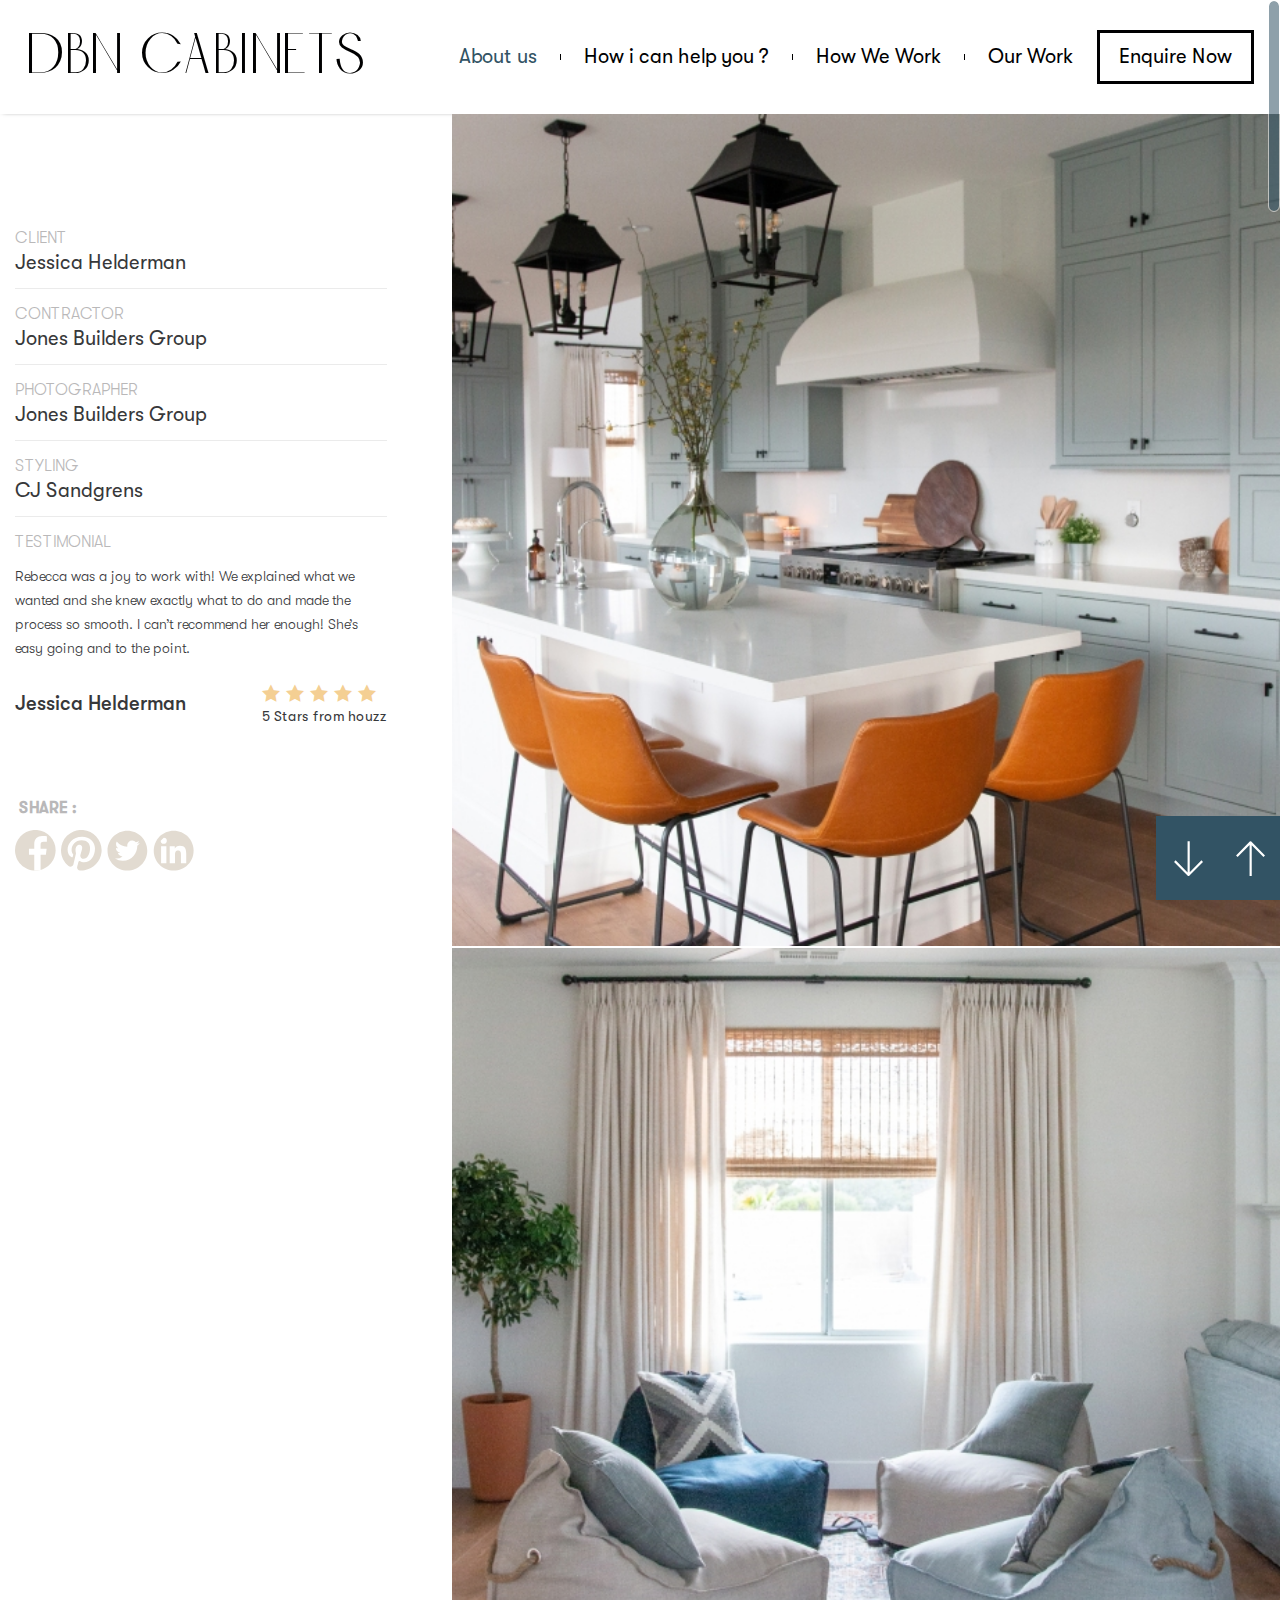
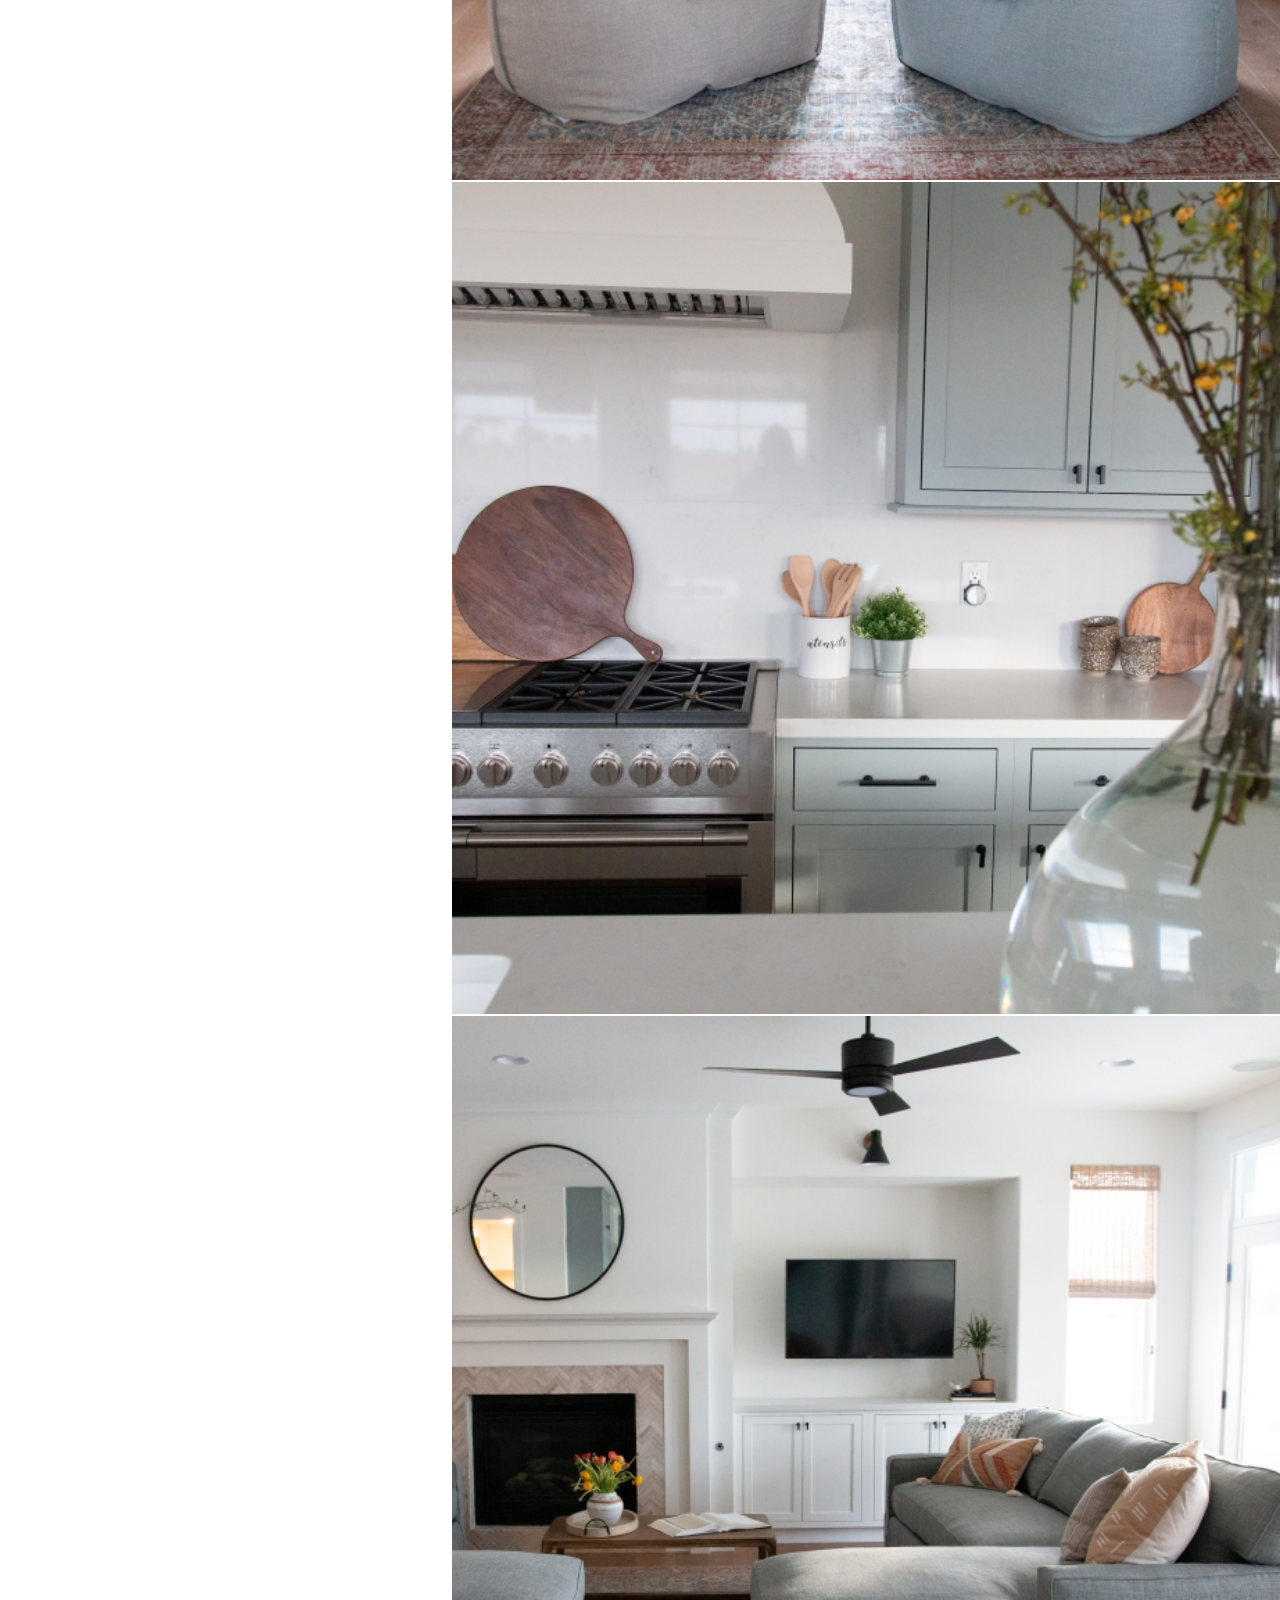
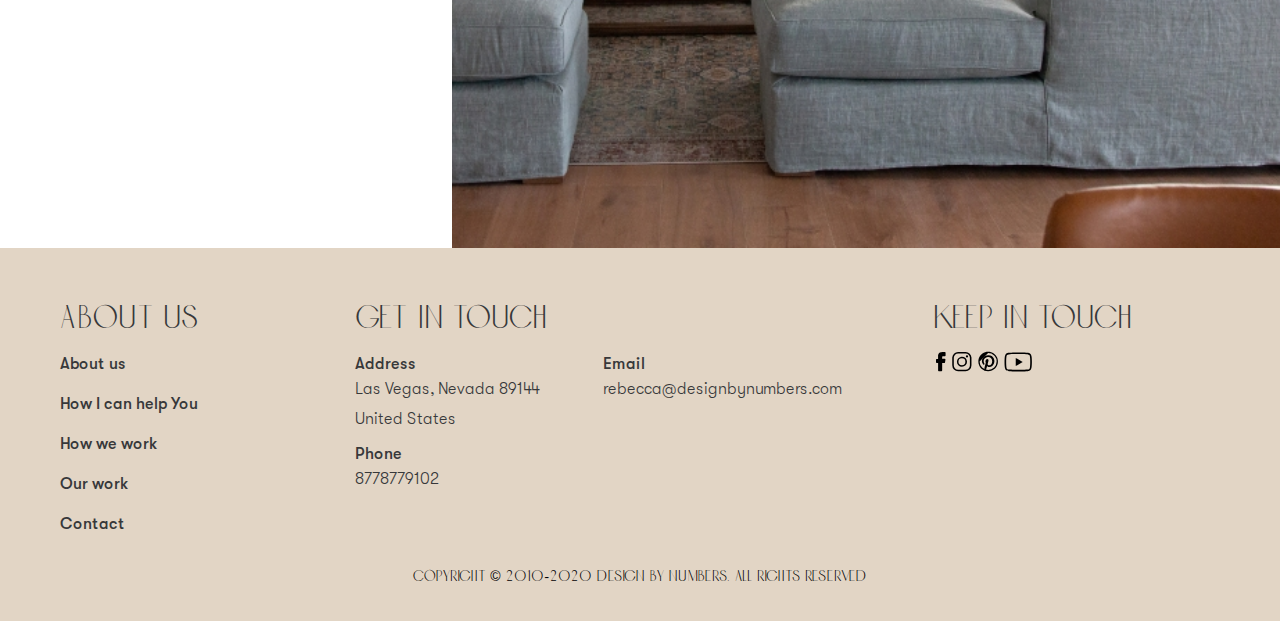
<file: galleryDetails-m.html>
<!DOCTYPE html>
<html lang="en">
	<head>
		<meta charset="UTF-8">
		<title>DBN</title>
		<meta name="format-detection" content="telephone=no">
		<meta name="viewport" content="width=device-width, initial-scale=1.0">
		<!-- <meta name="robots" content="noindex, nofollow"> -->
		<!-- <meta name="viewport" content="width=device-width, initial-scale=1.0, maximum-scale=1.0, user-scalable=0"> -->
		<!-- <link rel="shortcut icon" href="favicon.ico"> -->
		<link rel="stylesheet" href="css/style.min.css">
	</head>
	<body>

		<div class="wrapper">
			<header class="header">
	<div class="header__body">
		<div class="header__logo">
			<a class="logo bigtitle" href="index.html">
				DBN CABINETS
			</a>
		</div>
		<nav class="header__menu menu-header">
			<ul class="menu-header__list">
				<li class="menu-header__item"><a href="about.html" class="menu-header__link active">About us</a></li>
				<li class="menu-header__item"><a href="hovWeCanHelp.html" class="menu-header__link">How i can help you ?</a></li>
				<li class="menu-header__item"><a href="process.html" class="menu-header__link">How We Work</a></li>
				<li class="menu-header__item"><a href="gallery.html" class="menu-header__link">Our Work</a></li>
				<li class="menu-header__item"><a href="contact.html" class="menu-header__link menu-header__link_border">Enquire Now</a></li>
			</ul>
		</nav>
		<div class="header__burger">
			<div class="burger-wrap">
				<div class="burger" data-activEl="menu-header">
					<span></span>
					<span></span>
					<span></span>
					<span></span>
				</div>
			</div>
		</div>
	</div>
</header>
			<main class="page">
				<section class="galleryDetails-m">
					<div class="galleryDetails-m__body">
						<div class="galleryDetails-m__column galleryDetails-m__column_1">
								<div class="galleryDetails-m__mask"></div>
							<div class="galleryDetails-m__info-box info-galleryDetails-m">
								<ul class="info-galleryDetails-m__list">
									<li class="info-galleryDetails-m__item">
										<div class="info-galleryDetails-m__title">
											Client
										</div>
										<div class="info-galleryDetails-m__name">
											Jessica Helderman
										</div>
									</li>
									<li class="info-galleryDetails-m__item">
										<div class="info-galleryDetails-m__title">
											contractor
										</div>
										<div class="info-galleryDetails-m__name">
											Jones Builders Group
										</div>
									</li>
									<li class="info-galleryDetails-m__item">
										<div class="info-galleryDetails-m__title">
											Photographer
										</div>
										<div class="info-galleryDetails-m__name">
											Jones Builders Group
										</div>
									</li>
									<li class="info-galleryDetails-m__item">
										<div class="info-galleryDetails-m__title">
											styling
										</div>
										<div class="info-galleryDetails-m__name">
											CJ Sandgrens
										</div>
									</li>
									<li class="info-galleryDetails-m__item">
										<div class="info-galleryDetails-m__title">
											testimonial
										</div>
										<div class="info-galleryDetails-m__testimonial testimonial">
												<div class="testimonial__row testimonial__row_1">
													<div class="testimonial__text">
														Rebecca was a joy to work with! We explained what we
														wanted and she knew exactly what to do and made the
														process so smooth. I can’t recommend her enough! She’s
														easy going and to the point.											
																																						
													</div>
												</div>
												<div class="testimonial__row testimonial__row_2">
													<div class="testimonial__author">
														Jessica Helderman
													</div>
													<div class="testimonial__stars-box ">
														<ul class="testimonial__stars stars" data-amountstars="5">
															<li><span class="icon-star-empty"></span></li>
															<li><span class="icon-star-empty"></span></li>
															<li><span class="icon-star-empty"></span></li>
															<li><span class="icon-star-empty"></span></li>
															<li><span class="icon-star-empty"></span></li>
														</ul>
														<div class="testimonial__substars">
															5 Stars from houzz
														</div>
													</div>
												</div>
										</div>
									</li>

								</ul>
								<div class="info-galleryDetails-m__social social-galleryDetails-m">
									<div class="social-galleryDetails-m__label">
										share :
									</div>
									<ul class="social-galleryDetails-m__list">
										<li class="social-galleryDetails-m__item">
											<a href="#" class="social-galleryDetails-m__link">
												<svg xmlns="http://www.w3.org/2000/svg" width="38" height="38" viewBox="0 0 38 38"><g><g><g><path class="social-bg" fill="#e2dbd1" d="M18.825 37.58C8.43 37.58 0 29.15 0 18.755S8.43-.07 18.825-.07 37.65 8.36 37.65 18.755 29.22 37.58 18.825 37.58z"/></g><g><path fill="#fff" d="M23.72 37.58V22.998h4.894l.734-5.681H23.72v-3.63c0-1.645.456-2.767 2.817-2.767h3.008V5.841c-.52-.068-2.308-.222-4.386-.222-4.338 0-7.308 2.647-7.308 7.511v4.19h-4.906v5.682h4.906V37.58z"/></g></g></g></svg>
											</a>
										</li>
										<li class="social-galleryDetails-m__item">
											<a href="#" class="social-galleryDetails-m__link">
												<svg xmlns="http://www.w3.org/2000/svg" width="38" height="38" viewBox="0 0 38 38"><g><g><path class="social-bg" fill="#e2dbd1" d="M7 33.449c1.615 1.346 4.106.404 4.577-1.615v-.068c.269-1.211 1.615-6.865 2.154-9.22.134-.607.134-1.212-.068-1.818-.067-.606-.202-1.414-.202-2.289 0-2.76 1.616-4.846 3.635-4.846 1.683 0 2.558 1.28 2.558 2.827 0 1.75-1.077 4.308-1.683 6.664-.471 2.019 1.01 3.634 2.962 3.634 3.567 0 5.99-4.577 5.99-10.029 0-4.105-2.76-7.201-7.808-7.201-5.72 0-9.288 4.24-9.288 9.019 0 1.615.471 2.827 1.211 3.702.337.403.404.605.27 1.077-.068.336-.27 1.211-.404 1.48-.135.471-.539.673-.943.471-2.625-1.076-3.836-3.97-3.836-7.201 0-5.385 4.51-11.78 13.461-11.78 7.202 0 11.914 5.183 11.914 10.77 0 7.404-4.106 12.923-10.164 12.923-1.278 0-2.557-.471-3.5-1.077-.605-.404-1.413-.067-1.615.606-.337 1.279-.74 2.894-.875 3.298-.067.336-.202.606-.27.942-.672 1.817.607 3.702 2.491 3.837 1.414.067 2.827 0 4.24-.202 8.347-1.346 14.875-8.212 15.75-16.625C38.702 9.42 29.884-.07 18.846-.07A18.815 18.815 0 0 0 0 18.776c0 5.923 2.76 11.173 7 14.673z"/></g></g></svg>
											</a>
										</li>
										<li class="social-galleryDetails-m__item">
											<a href="#" class="social-galleryDetails-m__link">
												<svg xmlns="http://www.w3.org/2000/svg" width="38" height="39" viewBox="0 0 38 39"><g><g><g><g><path class="social-bg" fill="#e2dbd1" d="M18.897.786c10.435 0 18.897 8.462 18.897 18.897 0 10.435-8.462 18.897-18.897 18.897C8.462 38.58 0 30.118 0 19.683 0 9.248 8.462.786 18.897.786z"/></g></g><g><g><path fill="#fff" d="M14.513 29.282c8.912 0 13.791-7.385 13.791-13.79 0-.208 0-.42-.015-.628a9.852 9.852 0 0 0 2.419-2.51 9.628 9.628 0 0 1-2.782.764 4.859 4.859 0 0 0 2.132-2.68 9.696 9.696 0 0 1-3.077 1.176 4.853 4.853 0 0 0-6.856-.212 4.853 4.853 0 0 0-1.402 4.63 13.767 13.767 0 0 1-9.989-5.065 4.851 4.851 0 0 0 1.5 6.47 4.821 4.821 0 0 1-2.199-.604v.06a4.847 4.847 0 0 0 3.889 4.751 4.866 4.866 0 0 1-2.188.083 4.857 4.857 0 0 0 4.527 3.368 9.71 9.71 0 0 1-7.17 2.007 13.653 13.653 0 0 0 7.42 2.177"/></g><g/></g></g></g></svg>
											</a>
										</li>
										<li class="social-galleryDetails-m__item">
											<a href="#" class="social-galleryDetails-m__link">
												<svg xmlns="http://www.w3.org/2000/svg" width="43" height="43" viewBox="0 0 43 43"><g><g><g><path class="social-bg" fill="#e2dbd1" d="M21.683 42.58C10.143 42.58.786 33.222.786 21.683.786 10.143 10.143.786 21.683.786S42.58 10.143 42.58 21.683 33.222 42.58 21.683 42.58z"/></g><g><g><g><path fill="#fff" d="M8.041 11.31a3.221 3.221 0 1 0 3.222-3.223zm.443 23.538h5.555V16.973H8.484z"/></g><g><path fill="#fff" d="M17.524 16.973h5.329v2.44h.075c.74-1.404 2.55-2.888 5.258-2.888 5.625 0 6.666 3.703 6.666 8.514v9.809h-5.554v-8.69c0-2.076-.038-4.739-2.888-4.739-2.892 0-3.335 2.257-3.335 4.59v8.843h-5.55z"/></g></g></g></g></g></svg>
											</a>
										</li>
									</ul>
								</div>
							</div>
						</div>
						<div class="galleryDetails-m__column galleryDetails-m__column_2">
						 	<div class="galleryDetails-m__slider">

						 		<div class="galleryDetails-m__prev galleryDetails-m__arrow">
						 			<span><svg xmlns="http://www.w3.org/2000/svg" width="35" height="29" viewBox="0 0 35 29"><g><g><path class="galleryDetails-m__arrows" fill="#fff" d="M.613 15.233a1.075 1.075 0 0 1 0-1.538l.414-.409v-.03h.03L14.473 0l1.556 1.538L4.17 13.256h30.906v2.175H3.926l12.103 11.96-1.556 1.537z"/></g></g></svg></span>
						 		</div>
						 		<div class="galleryDetails-m__next galleryDetails-m__arrow">
						 			<span><svg xmlns="http://www.w3.org/2000/svg" width="35" height="29" viewBox="0 0 35 29"><g><g><path class="galleryDetails-m__arrows" fill="#fff" d="M34.764 15.233a1.075 1.075 0 0 0 0-1.538l-.414-.409v-.03h-.03L20.904 0l-1.556 1.538 11.859 11.718H.3v2.175h31.15L19.348 27.39l1.556 1.537z"/></g></g></svg></span>
						 		</div>
								
								<div class="galleryDetails-m__gellery-box">
									<div class="galleryDetails-m__item focus">
										<a href="img/services-preiew/01.jpg" data-fancybox="images" class="ibg">
										  <img src="img/services-preiew/01.jpg" alt="photo" />
										</a>
									</div>
		 							<div class="galleryDetails-m__item">
										<a href="img/services-preiew/02.jpg" data-fancybox="images" class="ibg">
										  <img src="img/services-preiew/02.jpg" alt="photo" />
										</a>
									</div>
									<div class="galleryDetails-m__item">
										<a href="img/services-preiew/03.jpg" data-fancybox="images" class="ibg">
										  <img src="img/services-preiew/03.jpg" alt="photo" />
										</a>
									</div>
									<div class="galleryDetails-m__item">
										<a href="img/services-preiew/04.jpg" data-fancybox="images" class="ibg">
										  <img src="img/services-preiew/04.jpg" alt="photo" />
										</a>
									</div>  
								</div>
							</div> 
						</div>
					</div>
				</section>
			</main>
			<footer class="footer">
	<div class="footer__body container">
		<div class="footer__row footer__row_1">
			<div class="footer__content content-footer">
				<div class="content-footer__column content-footer__column_1">
					<div class="content-footer__title smalltitle">
						About Us
					</div>
					<ul class="footer-menu">
						<li class="footer-menu__item"><a href="#" class="footer-menu__link text-medium ">About us</a></li>
						<li class="footer-menu__item"><a href="#" class="footer-menu__link text-medium ">How I can help You</a></li>
						<li class="footer-menu__item"><a href="#" class="footer-menu__link text-medium ">How we work</a></li>
						<li class="footer-menu__item"><a href="#" class="footer-menu__link text-medium ">Our work</a></li>
						<li class="footer-menu__item"><a href="#" class="footer-menu__link text-medium ">Contact</a></li>
					</ul>
				</div>
				<div class="content-footer__column content-footer__column_2">
					<div class="content-footer__title smalltitle">
						Get in Touch
					</div>
					<div class="content-footer__address addess-footer">
						<div class="address-footer__title text-medium">
							Address
						</div>
						<ul class="address-footer__list text">
							<li class="address-footer__item">Las Vegas, Nevada 89144</li>
							<li class="address-footer__item">United States</li>
						</ul>
					</div>
					<div class="content-footer__phone phone-footer">
						<div class="phone-footer__title text-medium">
							Phone
						</div>
						<ul class="phone-footer__list">
							<li class="phone-footer__item">
								<a class="phone-footer__link text" href="tel:8778779102">8778779102</a>
							</li>
						</ul>
					</div>
				</div>
				<div class="content-footer__column content-footer__column_3">
					<div class="content-footer__title smalltitle">
						
					</div>
					<div class="content-footer__phone email-footer">
						<div class="email-footer__title text-medium">
							Email
						</div>
						<ul class="email-footer__list text">
							<li class="email-footer__item">
								rebecca@designbynumbers.com
							</li>
						</ul>
					</div>
				</div>
				<div class="content-footer__column content-footer__column_4">
					<div class="content-footer__title smalltitle">
						Keep in Touch
					</div>
					<div class="content-footer__social socila-footer">
						<ul class="socila-footer__list">
							<li class="socila-footer__item"><a href="#" class="socila-footer__link">
								<svg xmlns="http://www.w3.org/2000/svg" width="10" height="20" viewBox="0 0 10 20"><g><g><path fill="#000001" d="M.724 10.976h1.172c.103 0 .206.103.206.207v7.375c0 .38.31.69.69.69H5.48c.379 0 .69-.31.69-.69v-7.375c0-.104.103-.207.206-.207h1.93c.345 0 .655-.241.69-.586l.447-2.688c.07-.414-.275-.827-.689-.827H6.479a.309.309 0 0 1-.31-.31V4.84c0-.448.241-.69.69-.69h2.033c.379 0 .69-.31.69-.688V.705c0-.379-.311-.689-.69-.689H6.445c-4.48 0-4.377 3.619-4.377 4.136v2.516a.222.222 0 0 1-.207.207H.69c-.379 0-.689.31-.689.689v2.688c.034.414.345.724.724.724z"/></g></g></svg>
							</a></li>
							<li class="socila-footer__item"><a href="#" class="socila-footer__link">
								<svg xmlns="http://www.w3.org/2000/svg" width="20" height="20" viewBox="0 0 20 20"><g><g><g><path fill="#000001" d="M13.586.016a5.905 5.905 0 0 1 5.887 5.887v7.457a5.905 5.905 0 0 1-5.887 5.887H6.129A5.905 5.905 0 0 1 .242 13.36V5.903A5.905 5.905 0 0 1 6.129.016h7.457zm0 1.57H6.129a4.317 4.317 0 0 0-4.317 4.317v7.457a4.317 4.317 0 0 0 4.317 4.317h7.457a4.317 4.317 0 0 0 4.317-4.317V5.903a4.317 4.317 0 0 0-4.317-4.317z"/></g><g><path fill="#000001" d="M14.987 3.352a1.124 1.124 0 1 0 0 2.249 1.124 1.124 0 0 0 0-2.249z"/></g><g><path fill="#000001" d="M13.48 6.094a5.04 5.04 0 1 1-7.119 7.135 5.04 5.04 0 0 1 7.118-7.135zm-3.57.098a3.47 3.47 0 1 0 .003 6.94 3.47 3.47 0 0 0-.003-6.94z"/></g></g></g></svg>
							</a></li>
							<li class="socila-footer__item"><a href="#" class="socila-footer__link">
								<svg xmlns="http://www.w3.org/2000/svg" width="20" height="21" viewBox="0 0 20 21"><g><g><g><path fill="#000001" d="M19.924 10.42c0 5.406-4.383 9.788-9.788 9.788-5.406 0-9.788-4.382-9.788-9.788C.348 5.014 4.73.632 10.136.632c5.405 0 9.788 4.382 9.788 9.788zm-18.304 0a8.516 8.516 0 1 0 8.516-8.516z"/></g><g><path fill="#000001" d="M6.025 13.955c-.057.065-2.154-1.296-2.154-3.737 0-2.44 1.735-5.986 6.578-5.986S16.4 8.255 16.4 10.085s-1.05 5.873-4.863 5.873c-1.887 0-2.421-1.067-2.421-1.067s-.756 3.657-1.827 4.794c0 0-1.3.564-.728-3.077.041-.262 1.24-4.806 1.24-4.806a4.589 4.589 0 0 1-.306-1.658c0-.954.857-2.173 1.793-2.173.936 0 1.22.883 1.22 1.407 0 .525-.858 3.033-.858 3.604 0 .572.458 1.37 1.525 1.37s3.032-1.084 3.032-4.128-2.231-4.258-3.876-4.258c-1.644 0-4.653.98-4.653 4.1 0 1.6.764 2.349.764 2.349s.12.93-.417 1.54z"/></g></g></g></svg>
							</a></li>
							<li class="socila-footer__item"><a href="#" class="socila-footer__link">
								<svg xmlns="http://www.w3.org/2000/svg" width="28" height="20" viewBox="0 0 28 20"><g><g><g><path fill="#000001" d="M14.197.484s5.743 0 9.575.276c.53.06 1.695.067 2.734 1.14.82.821 1.086 2.682 1.086 2.682.17 1.452.262 2.91.273 4.372v2.048a40.322 40.322 0 0 1-.278 4.371s-.268 1.861-1.086 2.68c-1.034 1.073-2.2 1.08-2.734 1.142-3.827.281-9.57.281-9.57.281s-7.108-.064-9.295-.27c-.609-.115-1.973-.083-3.014-1.156-.82-.818-1.086-2.68-1.086-2.68A40.307 40.307 0 0 1 .528 11V8.95C.545 7.496.64 6.042.814 4.597c0 0 .269-1.861 1.086-2.681C2.937.842 4.1.837 4.634.776 8.459.501 14.197.501 14.197.501zm0 1.633h-.008c-.054 0-5.688.003-9.416.269L4.61 2.4c-.484.048-1.034.097-1.56.642-.244.243-.532 1.123-.63 1.757a38.964 38.964 0 0 0-.248 4.152v2.028c.009 1.388.092 2.774.249 4.153.094.626.377 1.504.626 1.752.462.48 1.106.557 1.672.624.145.015.266.032.393.052 2.13.181 8.803.249 9.088.249.249 0 5.759-.025 9.417-.274l.169-.017c.484-.047 1.034-.1 1.558-.641.243-.234.534-1.126.626-1.74.157-1.38.24-2.767.249-4.155V8.934a38.768 38.768 0 0 0-.249-4.153c-.097-.628-.38-1.508-.629-1.757-.526-.544-1.063-.596-1.56-.64l-.164-.016c-3.723-.268-9.362-.268-9.42-.268z"/></g><g><path fill="#000001" d="M11.744 5.907v8.146L18.7 9.98z"/></g></g></g></svg>
							</a></li>
						</ul>
					</div>
				</div>
			</div>
		</div>
		<div class="footer__row footer__row_2">
			<div class="footer__copy">
				Copyright © 2010-2020 Design By Numbers. All rights reserved
			</div>
		</div>
	</div>
</footer>
		</div>

		<script src="js/libs.min.js"></script>
		<script src="js/main.min.js"></script>
	</body>
</html>
</file>
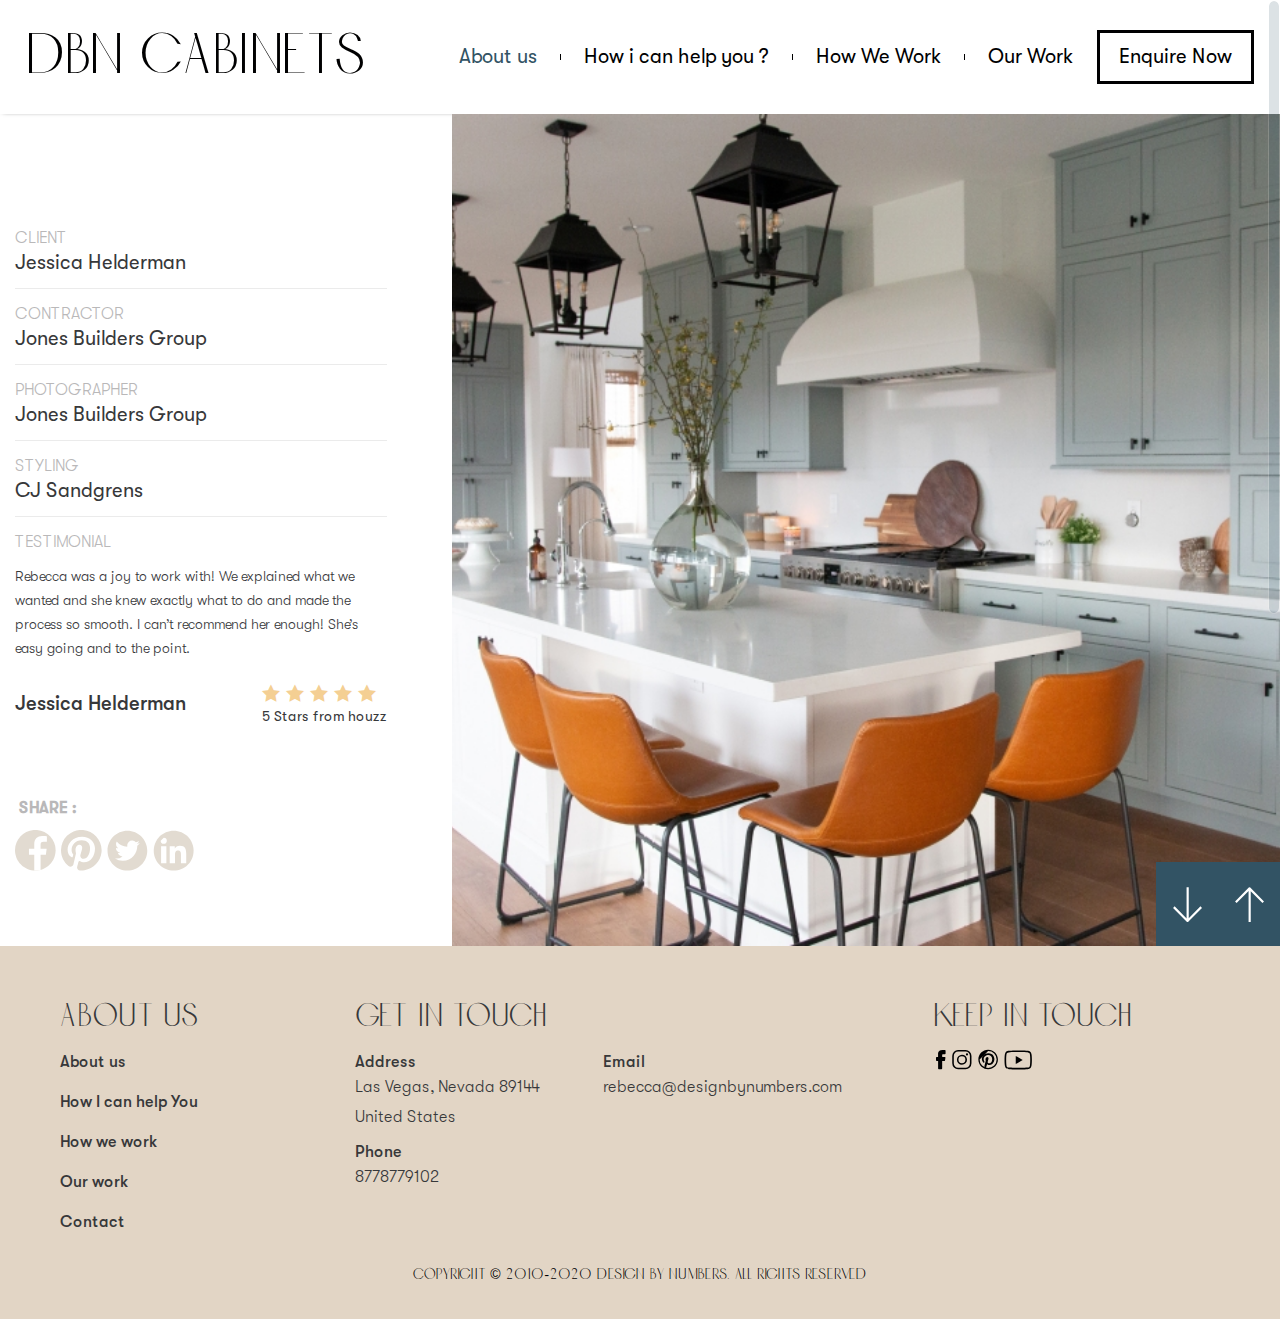
<file: galleryDetails.html>
<!DOCTYPE html>
<html lang="en">
	<head>
		<meta charset="UTF-8">
		<title>DBN</title>
		<meta name="format-detection" content="telephone=no">
		<meta name="viewport" content="width=device-width, initial-scale=1.0">
		<!-- <meta name="robots" content="noindex, nofollow"> -->
		<!-- <meta name="viewport" content="width=device-width, initial-scale=1.0, maximum-scale=1.0, user-scalable=0"> -->
		<!-- <link rel="shortcut icon" href="favicon.ico"> -->
		<link rel="stylesheet" href="css/style.min.css">
	</head>
	<body>

		<div class="wrapper">
			<header class="header">
	<div class="header__body">
		<div class="header__logo">
			<a class="logo bigtitle" href="index.html">
				DBN CABINETS
			</a>
		</div>
		<nav class="header__menu menu-header">
			<ul class="menu-header__list">
				<li class="menu-header__item"><a href="about.html" class="menu-header__link active">About us</a></li>
				<li class="menu-header__item"><a href="hovWeCanHelp.html" class="menu-header__link">How i can help you ?</a></li>
				<li class="menu-header__item"><a href="process.html" class="menu-header__link">How We Work</a></li>
				<li class="menu-header__item"><a href="gallery.html" class="menu-header__link">Our Work</a></li>
				<li class="menu-header__item"><a href="contact.html" class="menu-header__link menu-header__link_border">Enquire Now</a></li>
			</ul>
		</nav>
		<div class="header__burger">
			<div class="burger-wrap">
				<div class="burger" data-activEl="menu-header">
					<span></span>
					<span></span>
					<span></span>
					<span></span>
				</div>
			</div>
		</div>
	</div>
</header>
			<main class="page">
				<section class="galleryDetails">
					<div class="galleryDetails__body">
						<div class="galleryDetails__column galleryDetails__column_1">
							<div class="galleryDetails__info-box info-galleryDetails">
								<ul class="info-galleryDetails__list">
									<li class="info-galleryDetails__item">
										<div class="info-galleryDetails__title">
											Client
										</div>
										<div class="info-galleryDetails__name">
											Jessica Helderman
										</div>
									</li>
									<li class="info-galleryDetails__item">
										<div class="info-galleryDetails__title">
											contractor
										</div>
										<div class="info-galleryDetails__name">
											Jones Builders Group
										</div>
									</li>
									<li class="info-galleryDetails__item">
										<div class="info-galleryDetails__title">
											Photographer
										</div>
										<div class="info-galleryDetails__name">
											Jones Builders Group
										</div>
									</li>
									<li class="info-galleryDetails__item">
										<div class="info-galleryDetails__title">
											styling
										</div>
										<div class="info-galleryDetails__name">
											CJ Sandgrens
										</div>
									</li>
									<li class="info-galleryDetails__item">
										<div class="info-galleryDetails__title">
											testimonial
										</div>
										<div class="info-galleryDetails__testimonial testimonial">
												<div class="testimonial__row testimonial__row_1">
													<div class="testimonial__text">
														Rebecca was a joy to work with! We explained what we
														wanted and she knew exactly what to do and made the
														process so smooth. I can’t recommend her enough! She’s
														easy going and to the point.												
													</div>
												</div>
												<div class="testimonial__row testimonial__row_2">
													<div class="testimonial__author">
														Jessica Helderman
													</div>
													<div class="testimonial__stars-box ">
														<ul class="testimonial__stars stars" data-amountstars="5">
															<li><span class="icon-star-empty"></span></li>
															<li><span class="icon-star-empty"></span></li>
															<li><span class="icon-star-empty"></span></li>
															<li><span class="icon-star-empty"></span></li>
															<li><span class="icon-star-empty"></span></li>
														</ul>
														<div class="testimonial__substars">
															5 Stars from houzz
														</div>
													</div>
												</div>
										</div>
									</li>

								</ul>
								<div class="info-galleryDetails__social social-galleryDetails">
									<div class="social-galleryDetails__label">
										share :
									</div>
									<ul class="social-galleryDetails__list">
										<li class="social-galleryDetails__item">
											<a href="#" class="social-galleryDetails__link">
												<svg xmlns="http://www.w3.org/2000/svg" width="38" height="38" viewBox="0 0 38 38"><g><g><g><path class="social-bg" fill="#e2dbd1" d="M18.825 37.58C8.43 37.58 0 29.15 0 18.755S8.43-.07 18.825-.07 37.65 8.36 37.65 18.755 29.22 37.58 18.825 37.58z"/></g><g><path fill="#fff" d="M23.72 37.58V22.998h4.894l.734-5.681H23.72v-3.63c0-1.645.456-2.767 2.817-2.767h3.008V5.841c-.52-.068-2.308-.222-4.386-.222-4.338 0-7.308 2.647-7.308 7.511v4.19h-4.906v5.682h4.906V37.58z"/></g></g></g></svg>
											</a>
										</li>
										<li class="social-galleryDetails__item">
											<a href="#" class="social-galleryDetails__link">
												<svg xmlns="http://www.w3.org/2000/svg" width="38" height="38" viewBox="0 0 38 38"><g><g><path class="social-bg" fill="#e2dbd1" d="M7 33.449c1.615 1.346 4.106.404 4.577-1.615v-.068c.269-1.211 1.615-6.865 2.154-9.22.134-.607.134-1.212-.068-1.818-.067-.606-.202-1.414-.202-2.289 0-2.76 1.616-4.846 3.635-4.846 1.683 0 2.558 1.28 2.558 2.827 0 1.75-1.077 4.308-1.683 6.664-.471 2.019 1.01 3.634 2.962 3.634 3.567 0 5.99-4.577 5.99-10.029 0-4.105-2.76-7.201-7.808-7.201-5.72 0-9.288 4.24-9.288 9.019 0 1.615.471 2.827 1.211 3.702.337.403.404.605.27 1.077-.068.336-.27 1.211-.404 1.48-.135.471-.539.673-.943.471-2.625-1.076-3.836-3.97-3.836-7.201 0-5.385 4.51-11.78 13.461-11.78 7.202 0 11.914 5.183 11.914 10.77 0 7.404-4.106 12.923-10.164 12.923-1.278 0-2.557-.471-3.5-1.077-.605-.404-1.413-.067-1.615.606-.337 1.279-.74 2.894-.875 3.298-.067.336-.202.606-.27.942-.672 1.817.607 3.702 2.491 3.837 1.414.067 2.827 0 4.24-.202 8.347-1.346 14.875-8.212 15.75-16.625C38.702 9.42 29.884-.07 18.846-.07A18.815 18.815 0 0 0 0 18.776c0 5.923 2.76 11.173 7 14.673z"/></g></g></svg>
											</a>
										</li>
										<li class="social-galleryDetails__item">
											<a href="#" class="social-galleryDetails__link">
												<svg xmlns="http://www.w3.org/2000/svg" width="38" height="39" viewBox="0 0 38 39"><g><g><g><g><path class="social-bg" fill="#e2dbd1" d="M18.897.786c10.435 0 18.897 8.462 18.897 18.897 0 10.435-8.462 18.897-18.897 18.897C8.462 38.58 0 30.118 0 19.683 0 9.248 8.462.786 18.897.786z"/></g></g><g><g><path fill="#fff" d="M14.513 29.282c8.912 0 13.791-7.385 13.791-13.79 0-.208 0-.42-.015-.628a9.852 9.852 0 0 0 2.419-2.51 9.628 9.628 0 0 1-2.782.764 4.859 4.859 0 0 0 2.132-2.68 9.696 9.696 0 0 1-3.077 1.176 4.853 4.853 0 0 0-6.856-.212 4.853 4.853 0 0 0-1.402 4.63 13.767 13.767 0 0 1-9.989-5.065 4.851 4.851 0 0 0 1.5 6.47 4.821 4.821 0 0 1-2.199-.604v.06a4.847 4.847 0 0 0 3.889 4.751 4.866 4.866 0 0 1-2.188.083 4.857 4.857 0 0 0 4.527 3.368 9.71 9.71 0 0 1-7.17 2.007 13.653 13.653 0 0 0 7.42 2.177"/></g><g/></g></g></g></svg>
											</a>
										</li>
										<li class="social-galleryDetails__item">
											<a href="#" class="social-galleryDetails__link">
												<svg xmlns="http://www.w3.org/2000/svg" width="43" height="43" viewBox="0 0 43 43"><g><g><g><path class="social-bg" fill="#e2dbd1" d="M21.683 42.58C10.143 42.58.786 33.222.786 21.683.786 10.143 10.143.786 21.683.786S42.58 10.143 42.58 21.683 33.222 42.58 21.683 42.58z"/></g><g><g><g><path fill="#fff" d="M8.041 11.31a3.221 3.221 0 1 0 3.222-3.223zm.443 23.538h5.555V16.973H8.484z"/></g><g><path fill="#fff" d="M17.524 16.973h5.329v2.44h.075c.74-1.404 2.55-2.888 5.258-2.888 5.625 0 6.666 3.703 6.666 8.514v9.809h-5.554v-8.69c0-2.076-.038-4.739-2.888-4.739-2.892 0-3.335 2.257-3.335 4.59v8.843h-5.55z"/></g></g></g></g></g></svg>
											</a>
										</li>
									</ul>
								</div>
							</div>
						</div>
						<div class="galleryDetails__column galleryDetails__column_2">
						 	<div class="galleryDetails__slider">
								<div class="galleryDetails__item">
									<a href="img/services-preiew/01.jpg" data-fancybox="images" class="ibg">
									  <img src="img/services-preiew/01.jpg" alt="photo"/>
									</a>
								</div>
								<div class="galleryDetails__item">
									<a href="img/services-preiew/02.jpg" data-fancybox="images" class="ibg">
									  <img src="img/services-preiew/02.jpg" alt="photo"/>
									</a>
								</div>
								<div class="galleryDetails__item">
									<a href="img/services-preiew/03.jpg" data-fancybox="images" class="ibg">
									  <img src="img/services-preiew/03.jpg" alt="photo"/>
									</a>
								</div>
								<div class="galleryDetails__item">
									<a href="img/services-preiew/04.jpg" data-fancybox="images" class="ibg">
									  <img src="img/services-preiew/04.jpg" alt="photo"/>
									</a>
								</div>
							</div> 
						</div>
					</div>
				</section>
			</main>
			<footer class="footer">
	<div class="footer__body container">
		<div class="footer__row footer__row_1">
			<div class="footer__content content-footer">
				<div class="content-footer__column content-footer__column_1">
					<div class="content-footer__title smalltitle">
						About Us
					</div>
					<ul class="footer-menu">
						<li class="footer-menu__item"><a href="#" class="footer-menu__link text-medium ">About us</a></li>
						<li class="footer-menu__item"><a href="#" class="footer-menu__link text-medium ">How I can help You</a></li>
						<li class="footer-menu__item"><a href="#" class="footer-menu__link text-medium ">How we work</a></li>
						<li class="footer-menu__item"><a href="#" class="footer-menu__link text-medium ">Our work</a></li>
						<li class="footer-menu__item"><a href="#" class="footer-menu__link text-medium ">Contact</a></li>
					</ul>
				</div>
				<div class="content-footer__column content-footer__column_2">
					<div class="content-footer__title smalltitle">
						Get in Touch
					</div>
					<div class="content-footer__address addess-footer">
						<div class="address-footer__title text-medium">
							Address
						</div>
						<ul class="address-footer__list text">
							<li class="address-footer__item">Las Vegas, Nevada 89144</li>
							<li class="address-footer__item">United States</li>
						</ul>
					</div>
					<div class="content-footer__phone phone-footer">
						<div class="phone-footer__title text-medium">
							Phone
						</div>
						<ul class="phone-footer__list">
							<li class="phone-footer__item">
								<a class="phone-footer__link text" href="tel:8778779102">8778779102</a>
							</li>
						</ul>
					</div>
				</div>
				<div class="content-footer__column content-footer__column_3">
					<div class="content-footer__title smalltitle">
						
					</div>
					<div class="content-footer__phone email-footer">
						<div class="email-footer__title text-medium">
							Email
						</div>
						<ul class="email-footer__list text">
							<li class="email-footer__item">
								rebecca@designbynumbers.com
							</li>
						</ul>
					</div>
				</div>
				<div class="content-footer__column content-footer__column_4">
					<div class="content-footer__title smalltitle">
						Keep in Touch
					</div>
					<div class="content-footer__social socila-footer">
						<ul class="socila-footer__list">
							<li class="socila-footer__item"><a href="#" class="socila-footer__link">
								<svg xmlns="http://www.w3.org/2000/svg" width="10" height="20" viewBox="0 0 10 20"><g><g><path fill="#000001" d="M.724 10.976h1.172c.103 0 .206.103.206.207v7.375c0 .38.31.69.69.69H5.48c.379 0 .69-.31.69-.69v-7.375c0-.104.103-.207.206-.207h1.93c.345 0 .655-.241.69-.586l.447-2.688c.07-.414-.275-.827-.689-.827H6.479a.309.309 0 0 1-.31-.31V4.84c0-.448.241-.69.69-.69h2.033c.379 0 .69-.31.69-.688V.705c0-.379-.311-.689-.69-.689H6.445c-4.48 0-4.377 3.619-4.377 4.136v2.516a.222.222 0 0 1-.207.207H.69c-.379 0-.689.31-.689.689v2.688c.034.414.345.724.724.724z"/></g></g></svg>
							</a></li>
							<li class="socila-footer__item"><a href="#" class="socila-footer__link">
								<svg xmlns="http://www.w3.org/2000/svg" width="20" height="20" viewBox="0 0 20 20"><g><g><g><path fill="#000001" d="M13.586.016a5.905 5.905 0 0 1 5.887 5.887v7.457a5.905 5.905 0 0 1-5.887 5.887H6.129A5.905 5.905 0 0 1 .242 13.36V5.903A5.905 5.905 0 0 1 6.129.016h7.457zm0 1.57H6.129a4.317 4.317 0 0 0-4.317 4.317v7.457a4.317 4.317 0 0 0 4.317 4.317h7.457a4.317 4.317 0 0 0 4.317-4.317V5.903a4.317 4.317 0 0 0-4.317-4.317z"/></g><g><path fill="#000001" d="M14.987 3.352a1.124 1.124 0 1 0 0 2.249 1.124 1.124 0 0 0 0-2.249z"/></g><g><path fill="#000001" d="M13.48 6.094a5.04 5.04 0 1 1-7.119 7.135 5.04 5.04 0 0 1 7.118-7.135zm-3.57.098a3.47 3.47 0 1 0 .003 6.94 3.47 3.47 0 0 0-.003-6.94z"/></g></g></g></svg>
							</a></li>
							<li class="socila-footer__item"><a href="#" class="socila-footer__link">
								<svg xmlns="http://www.w3.org/2000/svg" width="20" height="21" viewBox="0 0 20 21"><g><g><g><path fill="#000001" d="M19.924 10.42c0 5.406-4.383 9.788-9.788 9.788-5.406 0-9.788-4.382-9.788-9.788C.348 5.014 4.73.632 10.136.632c5.405 0 9.788 4.382 9.788 9.788zm-18.304 0a8.516 8.516 0 1 0 8.516-8.516z"/></g><g><path fill="#000001" d="M6.025 13.955c-.057.065-2.154-1.296-2.154-3.737 0-2.44 1.735-5.986 6.578-5.986S16.4 8.255 16.4 10.085s-1.05 5.873-4.863 5.873c-1.887 0-2.421-1.067-2.421-1.067s-.756 3.657-1.827 4.794c0 0-1.3.564-.728-3.077.041-.262 1.24-4.806 1.24-4.806a4.589 4.589 0 0 1-.306-1.658c0-.954.857-2.173 1.793-2.173.936 0 1.22.883 1.22 1.407 0 .525-.858 3.033-.858 3.604 0 .572.458 1.37 1.525 1.37s3.032-1.084 3.032-4.128-2.231-4.258-3.876-4.258c-1.644 0-4.653.98-4.653 4.1 0 1.6.764 2.349.764 2.349s.12.93-.417 1.54z"/></g></g></g></svg>
							</a></li>
							<li class="socila-footer__item"><a href="#" class="socila-footer__link">
								<svg xmlns="http://www.w3.org/2000/svg" width="28" height="20" viewBox="0 0 28 20"><g><g><g><path fill="#000001" d="M14.197.484s5.743 0 9.575.276c.53.06 1.695.067 2.734 1.14.82.821 1.086 2.682 1.086 2.682.17 1.452.262 2.91.273 4.372v2.048a40.322 40.322 0 0 1-.278 4.371s-.268 1.861-1.086 2.68c-1.034 1.073-2.2 1.08-2.734 1.142-3.827.281-9.57.281-9.57.281s-7.108-.064-9.295-.27c-.609-.115-1.973-.083-3.014-1.156-.82-.818-1.086-2.68-1.086-2.68A40.307 40.307 0 0 1 .528 11V8.95C.545 7.496.64 6.042.814 4.597c0 0 .269-1.861 1.086-2.681C2.937.842 4.1.837 4.634.776 8.459.501 14.197.501 14.197.501zm0 1.633h-.008c-.054 0-5.688.003-9.416.269L4.61 2.4c-.484.048-1.034.097-1.56.642-.244.243-.532 1.123-.63 1.757a38.964 38.964 0 0 0-.248 4.152v2.028c.009 1.388.092 2.774.249 4.153.094.626.377 1.504.626 1.752.462.48 1.106.557 1.672.624.145.015.266.032.393.052 2.13.181 8.803.249 9.088.249.249 0 5.759-.025 9.417-.274l.169-.017c.484-.047 1.034-.1 1.558-.641.243-.234.534-1.126.626-1.74.157-1.38.24-2.767.249-4.155V8.934a38.768 38.768 0 0 0-.249-4.153c-.097-.628-.38-1.508-.629-1.757-.526-.544-1.063-.596-1.56-.64l-.164-.016c-3.723-.268-9.362-.268-9.42-.268z"/></g><g><path fill="#000001" d="M11.744 5.907v8.146L18.7 9.98z"/></g></g></g></svg>
							</a></li>
						</ul>
					</div>
				</div>
			</div>
		</div>
		<div class="footer__row footer__row_2">
			<div class="footer__copy">
				Copyright © 2010-2020 Design By Numbers. All rights reserved
			</div>
		</div>
	</div>
</footer>
		</div>

		<script src="js/libs.min.js"></script>
		<script src="js/main.min.js"></script>
	</body>
</html>
</file>
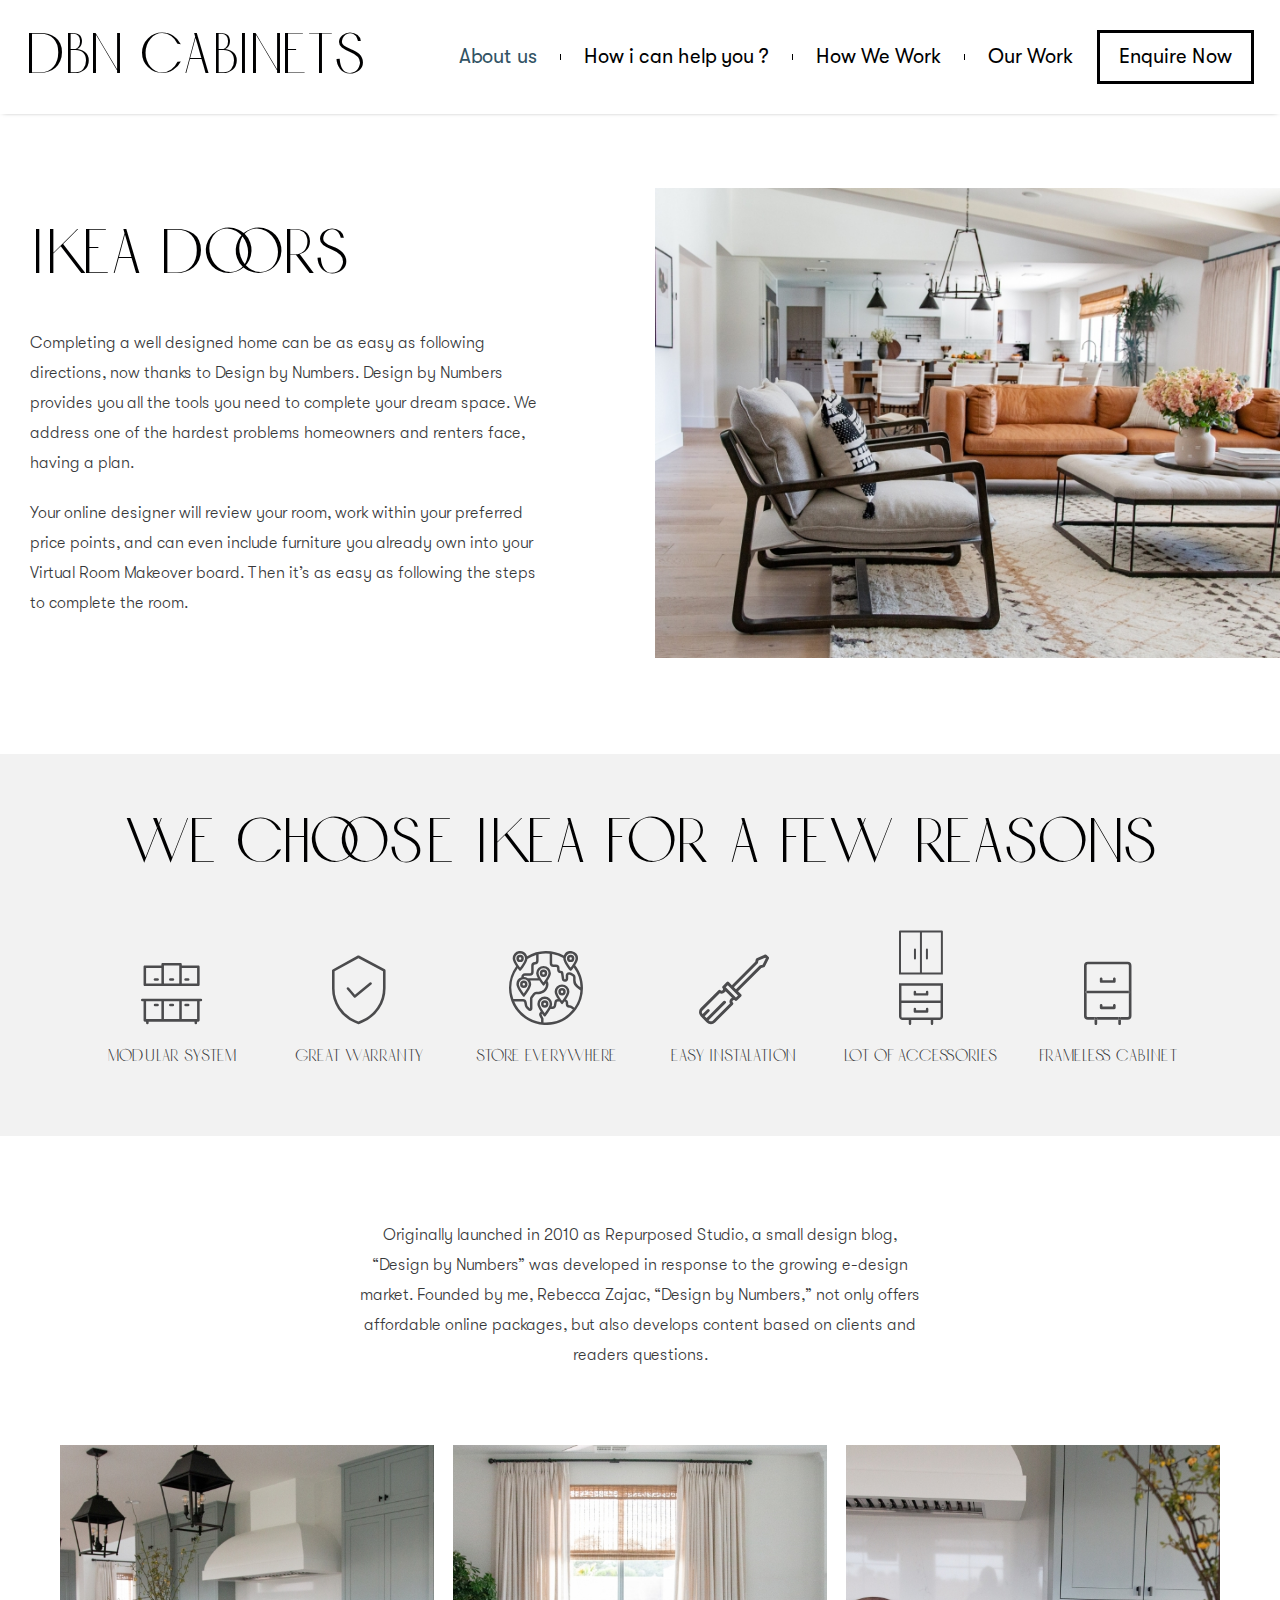
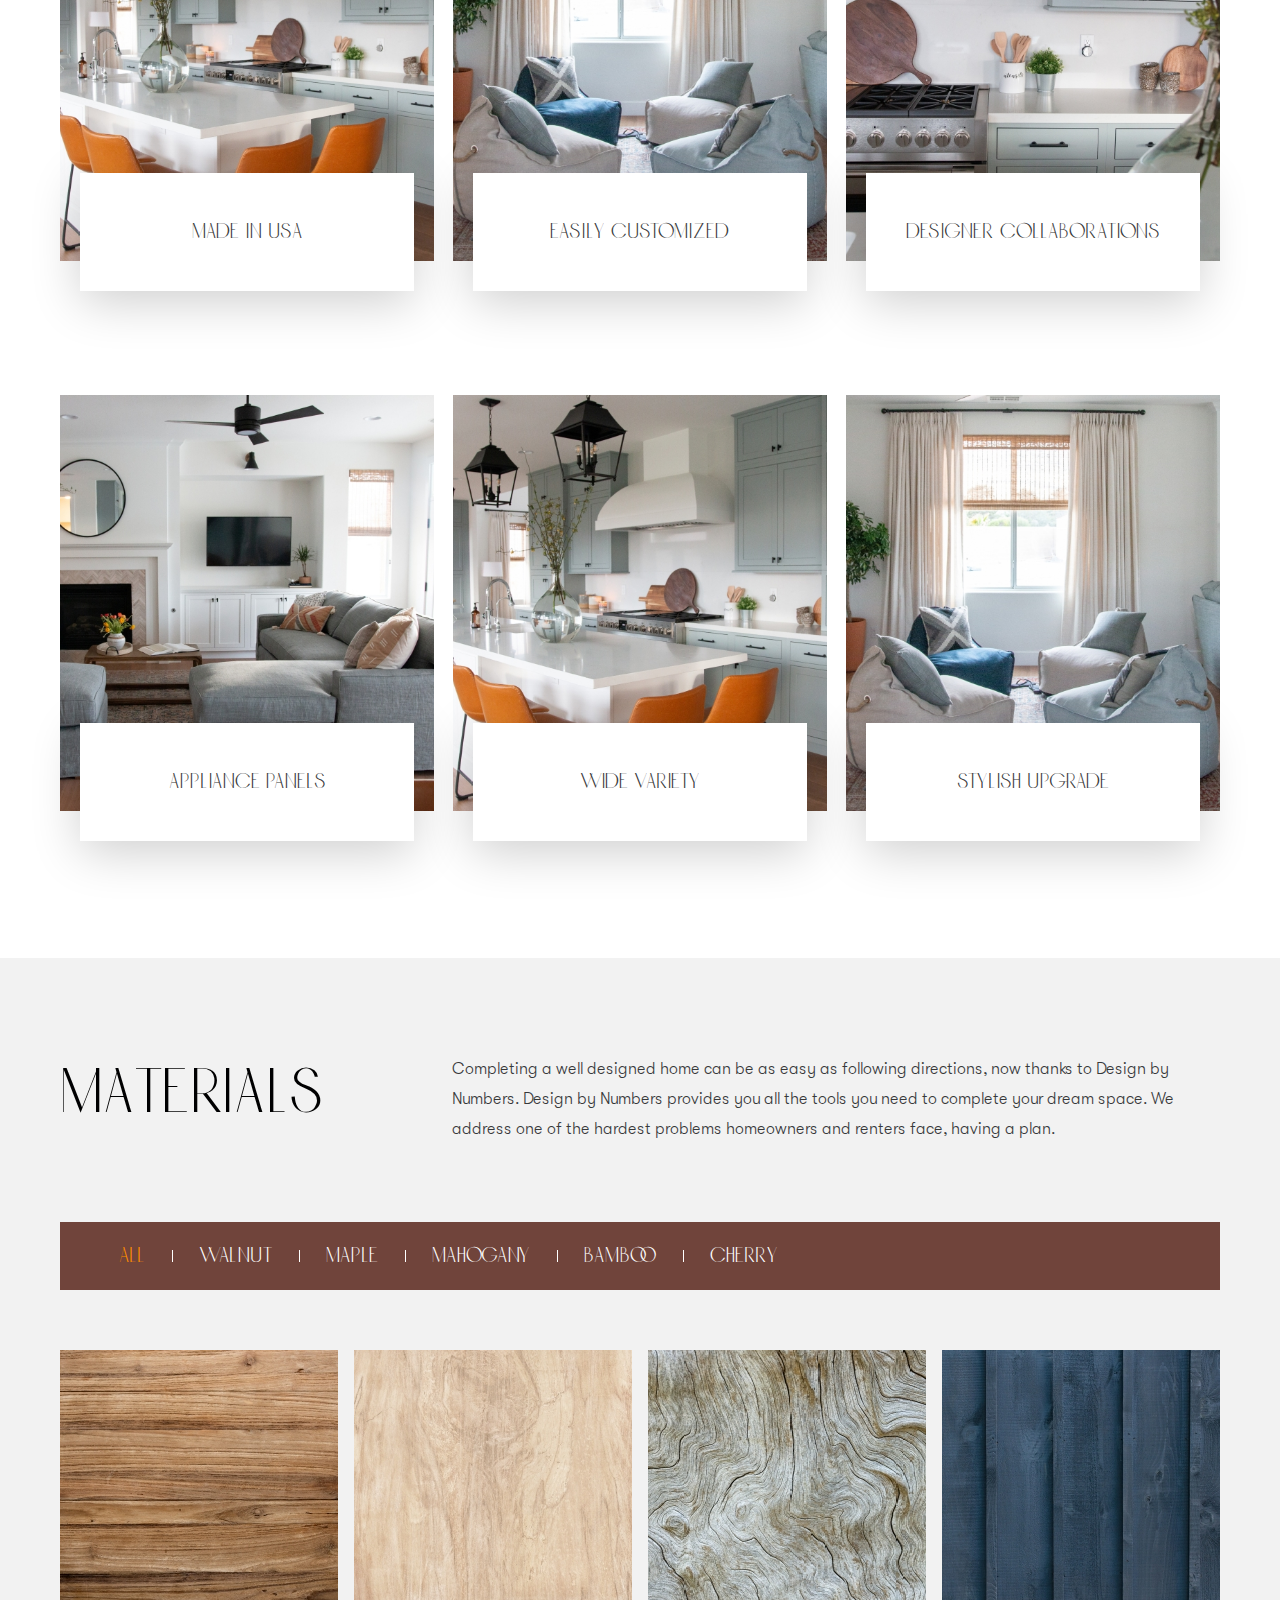
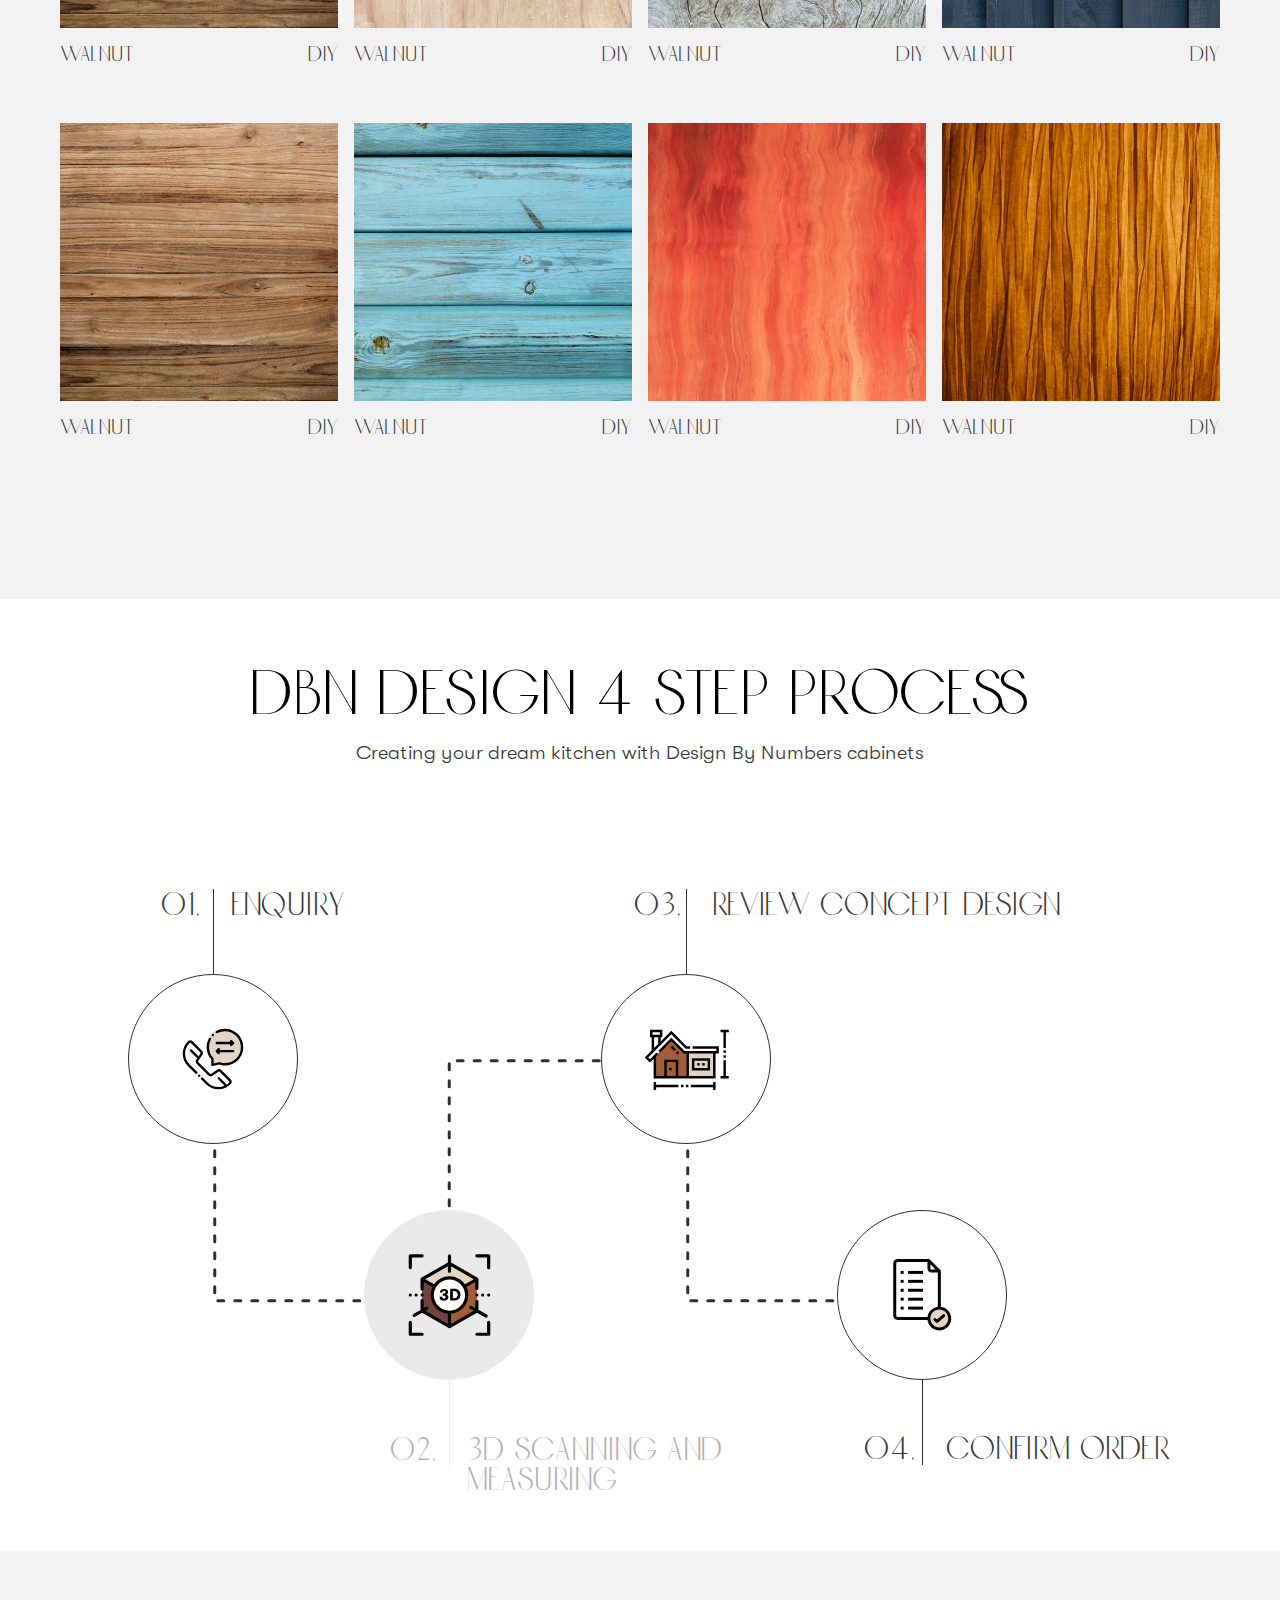
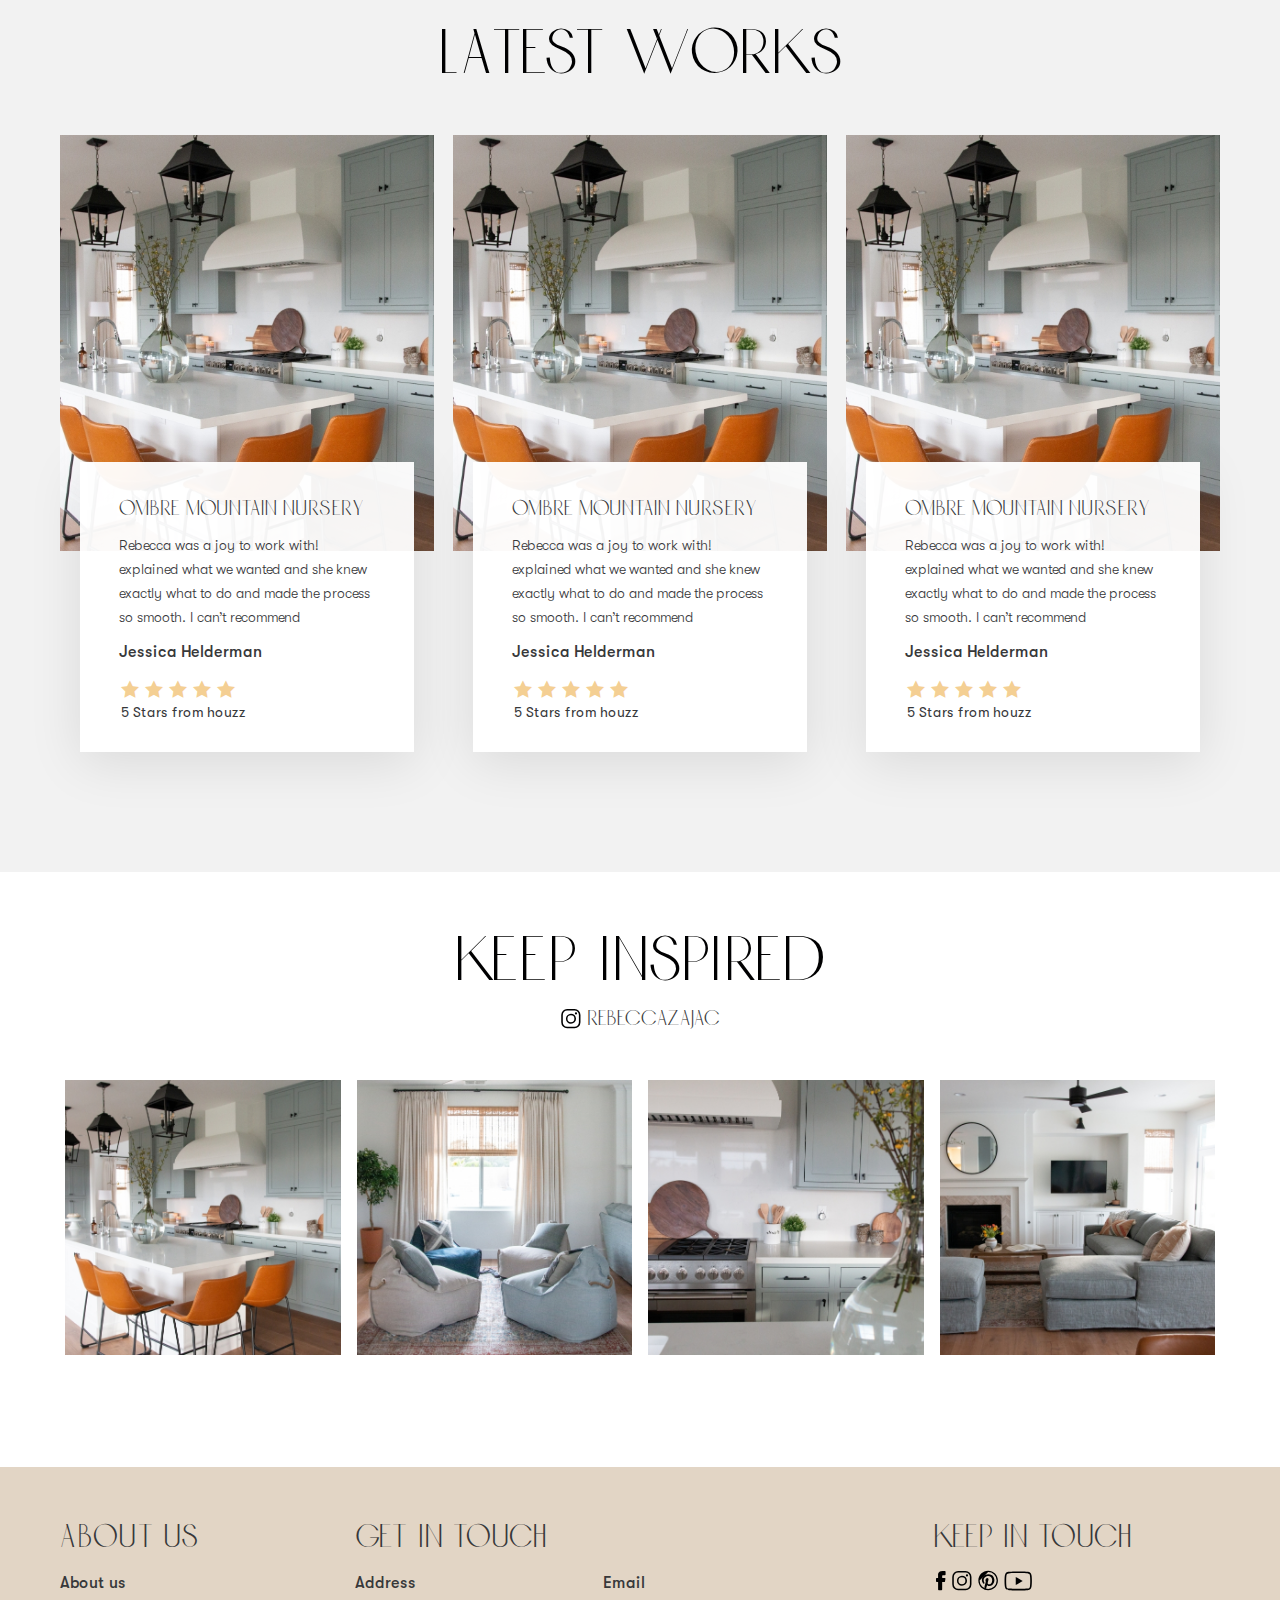
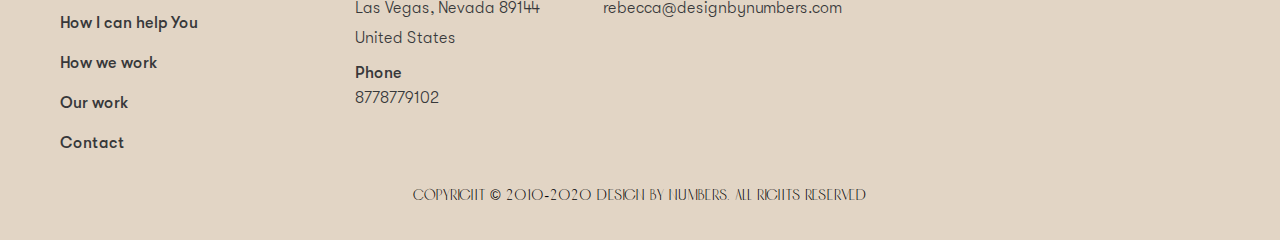
<file: hovWeCanHelp.html>
<!DOCTYPE html>
<html lang="en">
	<head>
		<meta charset="UTF-8">
		<title>DBN</title>
		<meta name="format-detection" content="telephone=no">
		<meta name="viewport" content="width=device-width, initial-scale=1.0">
		<!-- <meta name="robots" content="noindex, nofollow"> -->
		<!-- <meta name="viewport" content="width=device-width, initial-scale=1.0, maximum-scale=1.0, user-scalable=0"> -->
		<!-- <link rel="shortcut icon" href="favicon.ico"> -->
		<!-- <link rel="stylesheet" href="https://i.icomoon.io/public/temp/29c9249543/UntitledProject/style.css"> -->
		<link rel="stylesheet" href="css/style.min.css">
	</head>
	<body>

		<div class="wrapper">
			<header class="header">
	<div class="header__body">
		<div class="header__logo">
			<a class="logo bigtitle" href="index.html">
				DBN CABINETS
			</a>
		</div>
		<nav class="header__menu menu-header">
			<ul class="menu-header__list">
				<li class="menu-header__item"><a href="about.html" class="menu-header__link active">About us</a></li>
				<li class="menu-header__item"><a href="hovWeCanHelp.html" class="menu-header__link">How i can help you ?</a></li>
				<li class="menu-header__item"><a href="process.html" class="menu-header__link">How We Work</a></li>
				<li class="menu-header__item"><a href="gallery.html" class="menu-header__link">Our Work</a></li>
				<li class="menu-header__item"><a href="contact.html" class="menu-header__link menu-header__link_border">Enquire Now</a></li>
			</ul>
		</nav>
		<div class="header__burger">
			<div class="burger-wrap">
				<div class="burger" data-activEl="menu-header">
					<span></span>
					<span></span>
					<span></span>
					<span></span>
				</div>
			</div>
		</div>
	</div>
</header>
			<main class="page">
				<section class="block-info-left-text">
					<div class="block-info-left-text__body">
						<div class="block-info-left-text__column block-info-left-text__column_1">
							<div class="block-info-left-text__wrap">
								<div class="block-info-left-text__title bigtitle">
									ikea doors
								</div>
								<div class="block-info-left-text__text">
									<p class="text">
										Completing a well designed home can be as easy as following
										directions, now thanks to Design by Numbers. Design by Numbers
										provides you all the tools you need to complete your dream space.
										We address one of the hardest problems homeowners and renters
										face, having a plan.
									</p>
									<p class="text">
										Your online designer will review your room, work within your
										preferred price points, and can even include furniture you already
										own into your Virtual Room Makeover board. Then it’s as easy as
										following the steps to complete the room.
									</p>
								</div>	
							</div>
						</div>
						<div class="block-info-left-text__column block-info-left-text__column_2">
							<div class="block-info-left-text__photo-wrap">
								<img src="img/block-info-right-text/01.jpg" alt="photo">
							</div>
						</div>
					</div>
				</section>

				<section class="choose-ikea">
					<div class="choose-ikea__body">
						<div class="choose-ikea__row choose-ikea__row_1">
							<div class="choose-ikea__title bigtitle">
								we choose ikea for a few reasons
							</div>
						</div>
						<div class="choose-ikea__row choose-ikea__row_2">
							<ul class="choose-ikea__list">
								<li class="choose-ikea__item item-choose-ikea">
									<div class="item-choose-ikea__icon-wrap ibg">
										<svg xmlns="http://www.w3.org/2000/svg" width="62" height="62" viewBox="0 0 62 62"><g><g><g><path fill="#4b4b4d" d="M14.022 43.34h2.55a1.274 1.274 0 1 0 0-2.55h-2.55a1.274 1.274 0 1 0 0 2.55z"/></g><g><path fill="#4b4b4d" d="M44.615 43.34h2.55a1.274 1.274 0 1 0 0-2.55h-2.55a1.274 1.274 0 1 0 0 2.55z"/></g><g><path fill="#4b4b4d" d="M29.318 43.34h2.55a1.274 1.274 0 1 0 0-2.55h-2.55a1.274 1.274 0 1 0 0 2.55z"/></g><g><path fill="#4b4b4d" d="M20.396 5.099v15.297H5.099V5.099zm2.549-2.55h15.297v17.846H22.945zM40.79 5.1h15.297v15.297H40.79zM3.824 22.945h53.538c.705 0 1.275-.57 1.275-1.275V3.824c0-.704-.57-1.275-1.275-1.275H40.791V1.275C40.79.57 40.22 0 39.516 0H21.67c-.704 0-1.275.57-1.275 1.275V2.55H3.825c-.705 0-1.276.57-1.276 1.274V21.67c0 .705.57 1.275 1.275 1.275z"/></g><g><path fill="#4b4b4d" d="M56.088 56.088H40.79V38.242h15.297zm-17.846 0H22.945V38.242h15.297zm-17.846 0H5.099V38.242h15.297zM1.275 35.692a1.274 1.274 0 1 0 0 2.55H2.55v19.12c0 .705.57 1.275 1.274 1.275H5.1v1.275a1.274 1.274 0 1 0 2.55 0v-1.275h45.89v1.275a1.274 1.274 0 1 0 2.549 0v-1.275h1.274c.705 0 1.275-.57 1.275-1.275v-19.12h1.275a1.274 1.274 0 1 0 0-2.55z"/></g><g><path fill="#4b4b4d" d="M16.571 15.297h-2.549a1.274 1.274 0 1 0 0 2.55h2.55a1.274 1.274 0 1 0 0-2.55z"/></g><g><path fill="#4b4b4d" d="M47.165 15.297h-2.55a1.274 1.274 0 1 0 0 2.55h2.55a1.274 1.274 0 1 0 0-2.55z"/></g><g><path fill="#4b4b4d" d="M31.868 15.297h-2.55a1.274 1.274 0 1 0 0 2.55h2.55a1.274 1.274 0 1 0 0-2.55z"/></g></g></g></svg>
									</div>
									<div class="item-choose-ikea__text">
										Modular System
									</div>
								</li>
								<li class="choose-ikea__item item-choose-ikea">
									<div class="item-choose-ikea__icon-wrap ibg">
										<svg xmlns="http://www.w3.org/2000/svg" width="54" height="70" viewBox="0 0 54 70"><g><g><g><path fill="#4b4b4d" d="M50.988 33.148a34.617 34.617 0 0 1-21.22 31.912l-.008.005-3.424 1.478-2.975-1.298a34.68 34.68 0 0 1-20.788-31.74V16.272L26.432 3.197l24.556 13.085zm1.893-18.774L27.029.6a1.284 1.284 0 0 0-1.224.007L.668 14.381A1.287 1.287 0 0 0 0 15.511v17.994a37.258 37.258 0 0 0 22.332 34.1l3.489 1.52c.326.142.697.143 1.024.001l3.931-1.698a37.185 37.185 0 0 0 22.787-34.28V15.51c0-.475-.263-.912-.682-1.136z"/></g><g><path fill="#4b4b4d" d="M16.936 32.67a1.287 1.287 0 0 0-1.958 1.671l6.8 7.962a1.287 1.287 0 0 0 1.79.163L39.4 29.584a1.287 1.287 0 1 0-1.624-1.997L22.918 39.675z"/></g></g></g></svg>
									</div>
									<div class="item-choose-ikea__text">
										Great Warranty
									</div>
								</li>
								<li class="choose-ikea__item item-choose-ikea">
									<div class="item-choose-ikea__icon-wrap ibg">
										<svg xmlns="http://www.w3.org/2000/svg" width="74" height="74" viewBox="0 0 74 74"><g><g><g><path fill="#4b4b4d" d="M9.866 7.398a1.233 1.233 0 1 1 2.466 0 1.233 1.233 0 0 1-2.466 0zm4.932 0a3.7 3.7 0 1 0-7.399 0 3.7 3.7 0 0 0 7.4 0z"/></g><g><path fill="#4b4b4d" d="M61.66 6.165a1.233 1.233 0 1 1 0 2.467 1.233 1.233 0 0 1 0-2.467zm0 4.933a3.7 3.7 0 1 0 0-7.4 3.7 3.7 0 0 0 0 7.4z"/></g><g><path fill="#4b4b4d" d="M51.794 40.695a1.233 1.233 0 1 1 2.466 0 1.233 1.233 0 0 1-2.466 0zm4.933 0a3.7 3.7 0 1 0-7.4 0 3.7 3.7 0 0 0 7.4 0z"/></g><g><path fill="#4b4b4d" d="M16.031 33.295a1.233 1.233 0 1 1-2.466 0 1.233 1.233 0 0 1 2.466 0zm-4.932 0a3.7 3.7 0 1 0 7.399 0 3.7 3.7 0 0 0-7.4 0z"/></g><g><path fill="#4b4b4d" d="M34.53 23.43a1.233 1.233 0 1 1 0-2.466 1.233 1.233 0 0 1 0 2.466zm0-4.933a3.7 3.7 0 1 0 0 7.4 3.7 3.7 0 0 0 0-7.4z"/></g><g><path fill="#4b4b4d" d="M34.53 53.026a1.233 1.233 0 1 1 2.466 0 1.233 1.233 0 0 1-2.467 0zm4.932 0a3.7 3.7 0 1 0-7.4 0 3.7 3.7 0 0 0 7.4 0z"/></g><g><path fill="#4b4b4d" d="M36.996 71.524c-.83 0-1.652-.04-2.467-.097v-3.602c0-.192-.044-.38-.13-.551l-1.596-3.187a1.201 1.201 0 0 1 .282-1.455 59.097 59.097 0 0 0 1.712 2.264 1.233 1.233 0 0 0 1.924 0 54.236 54.236 0 0 0 4.714-6.937h2.109a3.687 3.687 0 0 0 3.646-3.091l.542-3.28a1.243 1.243 0 0 1 1.213-1.028h1.603a56.336 56.336 0 0 0 1.523 2.004 1.233 1.233 0 0 0 1.924 0c.185-.23.775-.977 1.52-2 .672.012 1.21.558 1.212 1.23v1.232a3.7 3.7 0 0 0 3.7 3.7h.443a1.21 1.21 0 0 1 .712.227l2.315 1.655a34.475 34.475 0 0 1-26.901 12.916zM30.83 53.026a4.933 4.933 0 1 1 9.865 0c0 1.876-2.723 6.132-4.932 9.083-2.21-2.951-4.933-7.207-4.933-9.083zm17.264-12.331a4.933 4.933 0 1 1 9.866 0c0 1.875-2.723 6.131-4.933 9.082-2.21-2.951-4.933-7.207-4.933-9.082zM5.246 50.56h8.763a1.242 1.242 0 0 1 1.209.994l.616 3.09c.194.95.662 1.823 1.347 2.51l2.036 2.038a2.466 2.466 0 0 0 4.214-1.738v-9.767a1.192 1.192 0 0 1 .246-.74l2.467-3.287c.234-.31.598-.494.986-.499h2.467c5.448 0 9.865-4.417 9.865-9.866a6.15 6.15 0 0 0-.986-3.33c1.688-2.55 3.452-5.706 3.452-7.768a7.4 7.4 0 0 0-14.798 0c.198 1.753.788 3.439 1.727 4.932H18.88a7.352 7.352 0 0 0-4.082-1.233c0-.68.552-1.233 1.233-1.233h4.933a3.7 3.7 0 0 0 3.7-3.7v-6.165c0-.333.136-.65.377-.878a1.18 1.18 0 0 1 .856-.356 3.7 3.7 0 0 0 3.7-3.7V3.267a33.562 33.562 0 0 1 11.098-.583v9.648a3.7 3.7 0 0 0 3.7 3.7h2.466c.681 0 1.233.552 1.233 1.233v1.233a3.7 3.7 0 0 0 3.7 3.7h.16l.841 5.882a3.217 3.217 0 0 0 3.522 2.73 3.33 3.33 0 0 0 2.876-3.344v-2.802a.914.914 0 0 1 .529-.864 1.276 1.276 0 0 1 1.137-.01l1.357.676c1.646.827 1.911 1.032 1.911 2.01v3.12a8.675 8.675 0 0 0 3.453 6.907l3.854 2.89a34.318 34.318 0 0 1-6.058 17.24l-2.36-1.69a3.685 3.685 0 0 0-2.146-.682h-.444a1.233 1.233 0 0 1-1.233-1.234v-1.233a3.7 3.7 0 0 0-2.195-3.372c1.682-2.547 3.428-5.676 3.428-7.726a7.4 7.4 0 0 0-14.798 0c0 1.967 1.603 4.925 3.221 7.407a3.681 3.681 0 0 0-3.55 3.083l-.542 3.28a1.243 1.243 0 0 1-1.213 1.028H42.6c.33-.783.52-1.618.56-2.467a7.4 7.4 0 1 0-14.798 0c0 2.007 1.671 5.047 3.319 7.56l-.13.107a3.656 3.656 0 0 0-.95 4.501l1.46 2.922v3.05A34.63 34.63 0 0 1 5.247 50.56zm29.283-19.28c-2.21-2.952-4.932-7.208-4.932-9.083a4.933 4.933 0 1 1 9.865 0c0 1.875-2.723 6.131-4.933 9.082zm-14.798 2.015c0 1.876-2.723 6.132-4.933 9.083-2.21-2.951-4.932-7.207-4.932-9.083a4.933 4.933 0 1 1 9.865 0zM8.653 17.317zm1.48 1.95a1.233 1.233 0 0 0 1.924 0c.631-.787 5.956-7.538 6.394-11.381a34.215 34.215 0 0 1 8.68-3.986v5.965c0 .68-.553 1.233-1.234 1.233a3.72 3.72 0 0 0-3.7 3.7v6.166c0 .68-.552 1.233-1.233 1.233h-4.933a3.654 3.654 0 0 0-3.67 4.12A7.408 7.408 0 0 0 7.4 33.295c0 3.73 5.779 11.049 6.437 11.87a1.233 1.233 0 0 0 1.924 0c.659-.821 6.437-8.14 6.437-11.87 0-1.3-.346-2.576-1-3.7h9.148a60.092 60.092 0 0 0 3.222 4.471 1.233 1.233 0 0 0 1.924 0c.17-.212.686-.863 1.357-1.77.095.325.145.661.148 1a7.4 7.4 0 0 1-7.4 7.399H27.13a3.741 3.741 0 0 0-2.96 1.48l-2.457 3.28a3.632 3.632 0 0 0-.749 2.232v9.758L18.93 55.41a2.478 2.478 0 0 1-.673-1.256l-.616-3.083a3.716 3.716 0 0 0-3.63-2.977H4.305a34.39 34.39 0 0 1 4.347-30.777 62.917 62.917 0 0 0 1.48 1.95zM11.1 2.467a4.933 4.933 0 0 1 4.932 4.932c0 1.876-2.722 6.132-4.932 9.083-2.21-2.951-4.933-7.207-4.933-9.083a4.933 4.933 0 0 1 4.933-4.932zm49.599 16.802a1.233 1.233 0 0 0 1.923 0 59.63 59.63 0 0 0 2.097-2.808A34.506 34.506 0 0 1 71.5 36.357L69.06 34.53a6.197 6.197 0 0 1-2.467-4.933v-3.12c0-2.571-1.662-3.407-3.269-4.215l-1.366-.68a3.739 3.739 0 0 0-3.358.023 3.367 3.367 0 0 0-1.823 2.457c-.033.2-.05.4-.05.602v2.802a.873.873 0 0 1-.666.893.74.74 0 0 1-.825-.638l-.839-5.871a2.48 2.48 0 0 0-2.442-2.119h-.16a1.233 1.233 0 0 1-1.233-1.233v-1.233a3.7 3.7 0 0 0-3.7-3.7h-2.466a1.233 1.233 0 0 1-1.233-1.233V3.035a34.406 34.406 0 0 1 11.113 4.07c0 .097-.015.195-.015.293 0 3.73 5.78 11.049 6.438 11.87zm.962-16.802a4.933 4.933 0 0 1 4.932 4.932c0 1.876-2.723 6.132-4.933 9.083-2.21-2.951-4.932-7.207-4.932-9.083a4.933 4.933 0 0 1 4.932-4.932zm7.399 4.932A7.4 7.4 0 0 0 54.82 4.583a36.903 36.903 0 0 0-36.664.596A7.4 7.4 0 0 0 3.7 7.399c0 2.061 1.764 5.217 3.453 7.769A36.61 36.61 0 0 0 0 36.995c-.019 16.187 10.488 30.507 25.935 35.347 15.446 4.84 32.246-.925 41.467-14.23 9.221-13.303 8.722-31.057-1.231-43.822 1.495-2.367 2.888-5.06 2.888-6.892z"/></g></g></g></svg>
									</div>
									<div class="item-choose-ikea__text">
										Store Everywhere
									</div>
								</li>
								<li class="choose-ikea__item item-choose-ikea">
									<div class="item-choose-ikea__icon-wrap ibg">
										<svg xmlns="http://www.w3.org/2000/svg" width="70" height="71" viewBox="0 0 70 71"><g><g><path fill="#4b4b4d" d="M63.612 10.646l-2.285.54a1.459 1.459 0 0 0-.697.389l-23.67 23.67-.255-.256-1.792-1.791 23.67-23.67c.192-.192.327-.433.389-.697l.528-2.235 6.753-2.951.603.603zM36.935 43.445L26.713 33.223l2.048-2.047 10.22 10.221zm-5.146 1.032a4.376 4.376 0 0 0-.855 4.968L13.99 66.39a2.88 2.88 0 0 1-2.051.845 2.88 2.88 0 0 1-2.052-.845l-.243-.243 16.962-16.962a1.461 1.461 0 0 0-2.065-2.066L7.578 64.081 5.68 62.183l4.605-4.605a1.461 1.461 0 0 0-2.065-2.066L3.622 60.11a2.903 2.903 0 0 1 .146-3.941L20.71 39.225c.58.277 1.22.423 1.88.423a4.34 4.34 0 0 0 3.09-1.28c.354-.354.64-.758.85-1.196l6.455 6.455a4.37 4.37 0 0 0-1.197.85zM69.67 2.931L67.614.875a1.461 1.461 0 0 0-1.618-.306l-8.334 3.643a1.46 1.46 0 0 0-.836 1.002l-.601 2.542-23.377 23.376-3.055-3.054a1.461 1.461 0 0 0-2.065 0l-4.113 4.113a1.52 1.52 0 0 0-.163.197l-.02.026a1.586 1.586 0 0 0-.068.113l-.005.009c-.021.04-.04.08-.057.12l-.004.009c-.016.04-.03.079-.042.119l-.006.015c-.011.038-.02.077-.029.116-.001.008-.004.015-.006.023a1.413 1.413 0 0 0-.016.114l-.004.028c-.01.095-.01.191 0 .286 0 .01.002.018.003.028.005.038.01.076.017.114l.006.023c.009.039.018.078.03.116 0 .005.003.009.004.014.013.04.027.08.043.12l.003.006c.018.042.037.083.058.124l.002.003c.022.04.046.08.071.119l.013.017a1.396 1.396 0 0 0 .17.206c.274.273.424.637.424 1.024 0 .386-.15.75-.424 1.023a1.438 1.438 0 0 1-1.023.424c-.387 0-.751-.15-1.025-.424a1.46 1.46 0 0 0-2.065 0l-17.8 17.8a5.83 5.83 0 0 0 0 8.234l4.837 4.837.005.006.006.005 1.27 1.27a5.78 5.78 0 0 0 4.117 1.7 5.78 5.78 0 0 0 4.117-1.7l17.8-17.8a1.46 1.46 0 0 0 .001-2.065 1.45 1.45 0 0 1 1.023-2.471c.387 0 .751.15 1.025.424.277.277.639.419 1.002.426l.03.002.045-.003a1.453 1.453 0 0 0 .988-.425l4.113-4.113a1.46 1.46 0 0 0 0-2.065l-3.055-3.055 23.376-23.377 2.542-.6a1.46 1.46 0 0 0 .967-.761l4.029-7.948a1.46 1.46 0 0 0-.27-1.693z"/></g></g></svg>
									</div>
									<div class="item-choose-ikea__text">
										Easy Instalation
									</div>
								</li>
								<li class="choose-ikea__item item-choose-ikea">
									<div class="item-choose-ikea__icon-wrap ibg">
										<svg xmlns="http://www.w3.org/2000/svg" width="44" height="95" viewBox="0 0 44 95"><g><g><g><path fill="#4b4b4d" d="M16.954 28.496V19.48a1 1 0 0 0-.997-1.002 1 1 0 0 0-.997 1.002v9.016a1 1 0 0 0 .997 1.002 1 1 0 0 0 .997-1.002zm11.968 0V19.48a1 1 0 0 0-.997-1.002 1 1 0 0 0-.997 1.002v9.016a1 1 0 0 0 .997 1.002 1 1 0 0 0 .997-1.002zM20.944 2.45v40.073H1.994V2.449zm20.943 0v40.073H22.938V2.449zm1.995-1.001a1 1 0 0 0-.997-1.002H.997A1 1 0 0 0 0 1.448v43.015h43.882z"/></g><g><path fill="#4b4b4d" d="M29.333 64.362v-2.444a1.21 1.21 0 0 0-1.222-1.222 1.21 1.21 0 0 0-1.222 1.222v1.222H17.11v-1.222a1.21 1.21 0 0 0-1.222-1.222 1.21 1.21 0 0 0-1.222 1.222v2.444a1.21 1.21 0 0 0 1.222 1.223H28.11a1.21 1.21 0 0 0 1.222-1.223zm0 17.111V79.03a1.21 1.21 0 0 0-1.222-1.222 1.21 1.21 0 0 0-1.222 1.222v1.222H17.11V79.03a1.21 1.21 0 0 0-1.222-1.222 1.21 1.21 0 0 0-1.222 1.222v2.444a1.21 1.21 0 0 0 1.222 1.223H28.11a1.21 1.21 0 0 0 1.222-1.223zm12.222-25.666v14.667H2.445V55.807zm0 17.111v13.444a1.21 1.21 0 0 1-1.222 1.222H3.667a1.21 1.21 0 0 1-1.223-1.222V72.918zm-8.555 22a1.21 1.21 0 0 0 1.222-1.222v-3.667h6.111c.982 0 1.903-.38 2.594-1.072A3.644 3.644 0 0 0 44 86.362V53.346h-2.445v.016H2.445v-.016H0v33.016c0 .982.38 1.903 1.073 2.595a3.644 3.644 0 0 0 2.594 1.072h6.11v3.667A1.21 1.21 0 0 0 11 94.918a1.21 1.21 0 0 0 1.222-1.222v-3.667h19.556v3.667A1.21 1.21 0 0 0 33 94.918z"/></g></g></g></svg>
									</div>
									<div class="item-choose-ikea__text">
										Lot of Accessories
									</div>
								</li>
								<li class="choose-ikea__item item-choose-ikea">
									<div class="item-choose-ikea__icon-wrap ibg">
										<svg xmlns="http://www.w3.org/2000/svg" width="48" height="64" viewBox="0 0 48 64"><g><g><g><path fill="#4b4b4d" d="M44.843 29.708c.739 0 1.319.58 1.319 1.32 0 .738-.58 1.318-1.319 1.318z"/></g><g><path fill="#4b4b4d" d="M2.638 29.708h42.205v2.638H2.638z"/></g><g><path fill="#4b4b4d" d="M36.93 58.724v3.957c0 .739-.58 1.319-1.32 1.319-.738 0-1.318-.58-1.318-1.319v-3.957z"/></g><g><path fill="#4b4b4d" d="M36.93 57.405v1.32h-2.638v-1.32c0-.738.58-1.318 1.319-1.318.738 0 1.319.58 1.319 1.318z"/></g><g><path fill="#4b4b4d" d="M11.87 56.087h23.74c-.738 0-1.318.58-1.318 1.318v1.32H13.189v-1.32c0-.738-.58-1.318-1.319-1.318z"/></g><g><path fill="#4b4b4d" d="M29.016 17.838c0-.738.58-1.319 1.32-1.319.738 0 1.318.58 1.318 1.32v2.637c0 .739-.58 1.319-1.319 1.319H17.146c-.739 0-1.319-.58-1.319-1.319v-2.638c0-.738.58-1.319 1.319-1.319s1.319.58 1.319 1.32v1.318h10.551z"/></g><g><path fill="#4b4b4d" d="M29.016 44.216c0-.738.58-1.318 1.32-1.318.738 0 1.318.58 1.318 1.318v2.638c0 .739-.58 1.32-1.319 1.32H17.146c-.739 0-1.319-.581-1.319-1.32v-2.638c0-.738.58-1.318 1.319-1.318s1.319.58 1.319 1.318v1.32h10.551z"/></g><g><path fill="#4b4b4d" d="M13.19 58.724v3.957c0 .739-.581 1.319-1.32 1.319-.738 0-1.319-.58-1.319-1.319v-3.957z"/></g><g><path fill="#4b4b4d" d="M13.19 57.405v1.32h-2.638v-1.32c0-.738.58-1.318 1.318-1.318.739 0 1.32.58 1.32 1.318z"/></g><g><path fill="#4b4b4d" d="M2.638 29.708v2.638c-.739 0-1.319-.58-1.319-1.319 0-.738.58-1.319 1.32-1.319z"/></g><g><path fill="#4b4b4d" d="M43.524 3.33H3.957c-.739 0-1.319.58-1.319 1.32v25.058c-.739 0-1.319.58-1.319 1.32 0 .738.58 1.318 1.32 1.318v22.422c0 .738.58 1.319 1.318 1.319h7.913c-.738 0-1.319.58-1.319 1.318v1.32H3.957A3.951 3.951 0 0 1 0 54.767V4.649A3.951 3.951 0 0 1 3.957.693h39.567a3.951 3.951 0 0 1 3.957 3.956v50.119a3.951 3.951 0 0 1-3.957 3.956H36.93v-1.319c0-.738-.58-1.318-1.32-1.318h7.914c.739 0 1.32-.58 1.32-1.32v-22.42c.738 0 1.318-.581 1.318-1.32 0-.738-.58-1.319-1.319-1.319V4.65c0-.738-.58-1.319-1.319-1.319z"/></g></g></g></svg>
									</div>
									<div class="item-choose-ikea__text">
										Frameless Cabinet
									</div>
								</li>
							</ul>
						</div>
					</div>
				</section>

				<section class="aboutUs-small-info">
					<div class="aboutUs-small-info__body container">
						<div class="aboutUs-small-info__text">
							Originally launched in 2010 as Repurposed Studio, a small design blog,
							“Design by Numbers” was developed in response to the growing e-design
							market. Founded by me, Rebecca Zajac, “Design by Numbers,” not only offers
							affordable online packages, but also develops content based on clients and
							readers questions.
						</div>
					</div>
				</section>

				<section class="advantages-cards">
					<div class="advantages-cards__body container">
						<div class="advantages-cards__box-wrap">
							<div class="advantages-cards__item cards-advantages">
								<div class="cards-advantages__inner">
									<div class="cards-advantages__img">
										<img src="img/services-preiew/01.jpg" alt="photo">
									</div>
									<div class="cards-advantages__hever-box">
										<div class="cards-advantages__title smalltitle">
											Made in USA
										</div>
										<div class="cards-advantages__text text">
											Originally launched in 2010 as
											Repurposed Studio, a small design
											blog, “Design by Numbers” was
											developed in response to the
											growing e-design market.
											Founded by me, Rebecca Zajac,
											“Design by Numbers,” not only

										</div>
									</div>
								</div>
								<div class="cards-advantages__shadow-wrap">
									<div class="cards-advantages__shadow"></div>
								</div>
							</div>
							<div class="advantages-cards__item cards-advantages">
								<div class="cards-advantages__inner">
									<div class="cards-advantages__img">
										<img src="img/services-preiew/02.jpg" alt="photo">
									</div>
									<div class="cards-advantages__hever-box">
										<div class="cards-advantages__title smalltitle">
											Easily Customized
										</div>
										<div class="cards-advantages__text text">
											Originally launched in 2010 as
											Repurposed Studio, a small design
											blog, “Design by Numbers” was
											developed in response to the
											growing e-design market.
											Founded by me, Rebecca Zajac,
											“Design by Numbers,” not only
											
										</div>
									</div>
								</div>
								<div class="cards-advantages__shadow-wrap">
									<div class="cards-advantages__shadow"></div>
								</div>
							</div>
							<div class="advantages-cards__item cards-advantages">
								<div class="cards-advantages__inner">
									<div class="cards-advantages__img">
										<img src="img/services-preiew/03.jpg" alt="photo">
									</div>
									<div class="cards-advantages__hever-box">
										<div class="cards-advantages__title smalltitle">
											Designer Collaborations
										</div>
										<div class="cards-advantages__text text">
											Originally launched in 2010 as
											Repurposed Studio, a small design
											blog, “Design by Numbers” was
											developed in response to the
											growing e-design market.
											Founded by me, Rebecca Zajac,
											“Design by Numbers,” not only

											
										</div>
									</div>
								</div>
								<div class="cards-advantages__shadow-wrap">
									<div class="cards-advantages__shadow"></div>
								</div>
							</div>
							<div class="advantages-cards__item cards-advantages">
								<div class="cards-advantages__inner">
									<div class="cards-advantages__img">
										<img src="img/services-preiew/04.jpg" alt="photo">
									</div>
									<div class="cards-advantages__hever-box">
										<div class="cards-advantages__title smalltitle">
											Appliance panels
										</div>
										<div class="cards-advantages__text text">
											Originally launched in 2010 as
											Repurposed Studio, a small design
											blog, “Design by Numbers” was
											developed in response to the
											growing e-design market.
											Founded by me, Rebecca Zajac,
											“Design by Numbers,” not only

										</div>
									</div>
								</div>
								<div class="cards-advantages__shadow-wrap">
									<div class="cards-advantages__shadow"></div>
								</div>
							</div>
							<div class="advantages-cards__item cards-advantages">
								<div class="cards-advantages__inner">
									<div class="cards-advantages__img">
										<img src="img/services-preiew/01.jpg" alt="photo">
									</div>
									<div class="cards-advantages__hever-box">
										<div class="cards-advantages__title smalltitle">
											Wide variety
										</div>
										<div class="cards-advantages__text text">
											Originally launched in 2010 as
											Repurposed Studio, a small design
											blog, “Design by Numbers” was
											developed in response to the
											growing e-design market.
											Founded by me, Rebecca Zajac,
											“Design by Numbers,” not only

										</div>
									</div>
								</div>
								<div class="cards-advantages__shadow-wrap">
									<div class="cards-advantages__shadow"></div>
								</div>
							</div>
							<div class="advantages-cards__item cards-advantages">
								<div class="cards-advantages__inner">
									<div class="cards-advantages__img">
										<img src="img/services-preiew/02.jpg" alt="photo">
									</div>
									<div class="cards-advantages__hever-box">
										<div class="cards-advantages__title smalltitle">
											Stylish upgrade
										</div>
										<div class="cards-advantages__text text">
											Originally launched in 2010 as
											Repurposed Studio, a small design
											blog, “Design by Numbers” was
											developed in response to the
											growing e-design market.
											Founded by me, Rebecca Zajac,
											“Design by Numbers,” not only

										</div>
									</div>
								</div>
								<div class="cards-advantages__shadow-wrap">
									<div class="cards-advantages__shadow"></div>
								</div>
							</div>
						</div>
					</div>
				</section>

				<section class="materials">
					<div class="materials__body container">
						<div class="materials__row materials__row_1">
							<div class="materials__top">
								<div class="materials__title bigtitle">
									materials
								</div>
								<div class="materials__text text">
									Completing a well designed home can be as easy as following directions, now thanks to Design by
									Numbers. Design by Numbers provides you all the tools you need to complete your dream space. We
									address one of the hardest problems homeowners and renters face, having a plan.
								</div>
							</div>
						</div>
						<div class="materials__row materials__row_2">
							<div class="materials__tabs-box ">
								<ul class="materials__tabs tabs-material">
									<li class="tabs-material__item"><a href="#" class="tabs-material__btn active">ALL</a></li>
									<li class="tabs-material__item"><a href="#" class="tabs-material__btn">WALNUT</a></li>
									<li class="tabs-material__item"><a href="#" class="tabs-material__btn">MAPLE</a></li>
									<li class="tabs-material__item"><a href="#" class="tabs-material__btn">MAHOGANY</a></li>
									<li class="tabs-material__item"><a href="#" class="tabs-material__btn">BAMBOO</a></li>
									<li class="tabs-material__item"><a href="#" class="tabs-material__btn">CHERRY</a></li>
								</ul>
								<div class="materials__burger">
									<div class="burger-wrap">
										<div class="burger" data-activEl="tabs-material">
											<span></span>
											<span></span>
											<span></span>
											<span></span>
										</div>
									</div>
								</div>
							</div>
						</div>
						<div class="materials__row materials__row_3">
							<div class="materials__cards cards-meterials">

								<div class="cards-meterials__block">
									<div class="cards-meterials__item">
										<div class="cards-meterials__row cards-meterials__row_1">
											<a href="#">
												<div class="cards-meterials__img ibg">
													<img src="img/materials/01.jpg" alt="material">
												</div>
											</a>
										</div>
										<div class="cards-meterials__row cards-meterials__row_2">
											<div class="cards-meterials__text">
												<div>Walnut</div>
												<div></div>
												<div>DIY</div>
											</div>
										</div>
									</div>
									<div class="cards-meterials__item">
										<div class="cards-meterials__row cards-meterials__row_1">
											<a href="#">
												<div class="cards-meterials__img ibg">
													<img src="img/materials/02.jpg" alt="material">
												</div>
											</a>
										</div>
										<div class="cards-meterials__row cards-meterials__row_2">
											<div class="cards-meterials__text">
												<div>Walnut</div>
												<div>DIY</div>
											</div>
										</div>
									</div>
									<div class="cards-meterials__item">
										<div class="cards-meterials__row cards-meterials__row_1">
											<a href="#">
												<div class="cards-meterials__img ibg">
													<img src="img/materials/03.jpg" alt="material">
												</div>
											</a>
										</div>
										<div class="cards-meterials__row cards-meterials__row_2">
											<div class="cards-meterials__text">
												<div>Walnut</div>
												<div>DIY</div>
											</div>
										</div>
									</div>
									<div class="cards-meterials__item">
										<div class="cards-meterials__row cards-meterials__row_1">
											<a href="#">
												<div class="cards-meterials__img ibg">
													<img src="img/materials/04.jpg" alt="material">
												</div>
											</a>
										</div>
										<div class="cards-meterials__row cards-meterials__row_2">
											<div class="cards-meterials__text">
												<div>Walnut</div>
												<div>DIY</div>
											</div>
										</div>
									</div>
									<div class="cards-meterials__item">
										<div class="cards-meterials__row cards-meterials__row_1">
											<a href="#">
												<div class="cards-meterials__img ibg">
													<img src="img/materials/05.jpg" alt="material">
												</div>
											</a>
										</div>
										<div class="cards-meterials__row cards-meterials__row_2">
											<div class="cards-meterials__text">
												<div>Walnut </div>
												<div>DIY</div>
											</div>
										</div>
									</div>
									<div class="cards-meterials__item">
										<div class="cards-meterials__row cards-meterials__row_1">
											<a href="#">
												<div class="cards-meterials__img ibg">
													<img src="img/materials/06.jpg" alt="material">
												</div>
											</a>
										</div>
										<div class="cards-meterials__row cards-meterials__row_2">
											<div class="cards-meterials__text">
												<div>Walnut</div>
												<div>DIY</div>
											</div>
										</div>
									</div>
									<div class="cards-meterials__item">
										<div class="cards-meterials__row cards-meterials__row_1">
											<a href="#">
												<div class="cards-meterials__img ibg">
													<img src="img/materials/07.jpg" alt="material">
												</div>
											</a>
										</div>
										<div class="cards-meterials__row cards-meterials__row_2">
											<div class="cards-meterials__text">
												<div>Walnut</div>
												<div>DIY</div>
											</div>
										</div>
									</div>
									<div class="cards-meterials__item">
										<div class="cards-meterials__row cards-meterials__row_1">
											<a href="#">
												<div class="cards-meterials__img ibg">
													<img src="img/materials/08.jpg" alt="material">
												</div>
											</a>
										</div>
										<div class="cards-meterials__row cards-meterials__row_2">
											<div class="cards-meterials__text">
												<div>Walnut</div>
												<div>DIY</div>
											</div>
										</div>
									</div>
								</div>

							</div>
						</div>
					</div>
				</section>

				<section class="process process_hovWeCan">
					<div class="process__body container">
						<div class="process__title bigtitle">
							DBN Design 4 Step Process
						</div>
						<div class="process__subtitle">
							Creating your dream kitchen with Design By Numbers cabinets
						</div>
						<div class="process__diagram diagram-process">
							<div class="diagram-process__column diagram-process__column_1">
								<div class="diagram-process__circle diagram-process__circle_1">
									<div data-da="diagram-process__column_1,0,600" class="diagram-process__lable diagram-process__lable_1 smalltitle">
										<span>01.</span><span>Enquiry</span>
									</div>
									<img src="img/process/01.svg" alt="icon">
								</div>
								<div class="diagram-process__circle diagram-process__circle_2">
									<div data-da="diagram-process__column_1,1,600" class="diagram-process__lable diagram-process__lable_2 smalltitle">
										<span>02.</span><span>3d scanning and measuring</span>
									</div>
									<img src="img/process/02.svg" alt="icon">
								</div>
								<div class="diagram-process__dotted-line diagram-process__dotted-line_1">
									<img src="img/process/dotted-line.svg" alt="dotted-line">
								</div>
							</div>
							<div class="diagram-process__column diagram-process__column_2">
								<div class="diagram-process__circle diagram-process__circle_3">
									<div data-da="diagram-process__column_2,0,600" class="diagram-process__lable diagram-process__lable_3 smalltitle">
										<span>03.</span><span>Review concept design</span>
									</div>
									<img src="img/process/03.svg" alt="icon">
								</div>
								<div class="diagram-process__circle diagram-process__circle_4">
									<div data-da="diagram-process__column_2,1,600" class="diagram-process__lable diagram-process__lable_4 smalltitle">
										<span>04.</span><span>Confirm Order</span>
									</div>
									<img src="img/process/04.svg" alt="icon">
								</div>
								<div class="diagram-process__dotted-line diagram-process__dotted-line_1">
									<img src="img/process/dotted-line.svg" alt="dotted-line">
								</div>
								<div class="diagram-process__dotted-line-center">
									<img src="img/process/dotted-line.svg" alt="dotted-line">
								</div>
							</div>
						</div>
					</div>
				</section>

				<section class="latest-works">
					<div class="latest-works__body container">
						<div class="latest-works__title bigtitle">
							latest works
						</div>
						<div class="latest-works__cards">

							<div class="latest-works__item">
								<div class="latest-works__row latest-works__row_1">
									<a href="#">
										<div class="latest-works__img ibg">
											<img src="img/services-preiew/01.jpg" alt="photo">
										</div>
									</a>
								</div>
								<div class="latest-works__row latest-works__row_2">
									<div class="latest-works__testimonial">
										<div class="testimonial">
											<div class="testimonial__row testimonial__row_1">
												<div class="testimonial__title">
													Ombré Mountain Nursery
												</div>
												<div class="testimonial__text">
													Rebecca was a joy to work with! 
													explained what we wanted and she 
													knew exactly what to do and made the 
													process so smooth. I can’t recommend												
												</div>
											</div>
											<div class="testimonial__row testimonial__row_2">
												<div class="testimonial__author">
													Jessica Helderman
												</div>
												<div class="testimonial__stars-box ">
													<ul class="testimonial__stars stars" data-amountstars="5">
														<li><span class="icon-star-empty"></span></li>
														<li><span class="icon-star-empty"></span></li>
														<li><span class="icon-star-empty"></span></li>
														<li><span class="icon-star-empty"></span></li>
														<li><span class="icon-star-empty"></span></li>
													</ul>
													<div class="testimonial__substars">
														5 Stars from houzz
													</div>
												</div>
											</div>
										</div>
									</div>
								</div>
							</div>

							<div class="latest-works__item">
								<div class="latest-works__row latest-works__row_1">
									<a href="#">
										<div class="latest-works__img ibg">
											<img src="img/services-preiew/01.jpg" alt="photo">
										</div>
									</a>
								</div>
								<div class="latest-works__row latest-works__row_2">
									<div class="latest-works__testimonial">
										<div class="testimonial">
											<div class="testimonial__row testimonial__row_1">
												<div class="testimonial__title">
													Ombré Mountain Nursery
												</div>
												<div class="testimonial__text">
													Rebecca was a joy to work with! 
													explained what we wanted and she 
													knew exactly what to do and made the 
													process so smooth. I can’t recommend												
												</div>
											</div>
											<div class="testimonial__row testimonial__row_2">
												<div class="testimonial__author">
													Jessica Helderman
												</div>
												<div class="testimonial__stars-box ">
													<ul class="testimonial__stars stars" data-amountstars="5">
														<li><span class="icon-star-empty"></span></li>
														<li><span class="icon-star-empty"></span></li>
														<li><span class="icon-star-empty"></span></li>
														<li><span class="icon-star-empty"></span></li>
														<li><span class="icon-star-empty"></span></li>
													</ul>
													<div class="testimonial__substars">
														5 Stars from houzz
													</div>
												</div>
											</div>
										</div>
									</div>
								</div>
							</div>

							<div class="latest-works__item">
								<div class="latest-works__row latest-works__row_1">
									<a href="#">
										<div class="latest-works__img ibg">
											<img src="img/services-preiew/01.jpg" alt="photo">
										</div>
									</a>
								</div>
								<div class="latest-works__row latest-works__row_2">
									<div class="latest-works__testimonial">
										<div class="testimonial">
											<div class="testimonial__row testimonial__row_1">
												<div class="testimonial__title">
													Ombré Mountain Nursery
												</div>
												<div class="testimonial__text">
													Rebecca was a joy to work with! 
													explained what we wanted and she 
													knew exactly what to do and made the 
													process so smooth. I can’t recommend												
												</div>
											</div>
											<div class="testimonial__row testimonial__row_2">
												<div class="testimonial__author">
													Jessica Helderman
												</div>
												<div class="testimonial__stars-box ">
													<ul class="testimonial__stars stars" data-amountstars="5">
														<li><span class="icon-star-empty"></span></li>
														<li><span class="icon-star-empty"></span></li>
														<li><span class="icon-star-empty"></span></li>
														<li><span class="icon-star-empty"></span></li>
														<li><span class="icon-star-empty"></span></li>
													</ul>
													<div class="testimonial__substars">
														5 Stars from houzz
													</div>
												</div>
											</div>
										</div>
									</div>
								</div>
							</div>

						</div>
					</div>
				</section>

				<section class="instagram process_hovWeCan">
					<div class="instagram__body container">
						<div class="instagram__title bigtitle">
							Keep Inspired
						</div>
						<div class="instagram__subtitle">
							<span>
								<img src="img/social/instagram.svg" alt="instagram">
							</span>
							rebeccazajac
						</div>
						<div class="instagram__img-box">
							<div class="instagram__item">
								<a class="ibg" href="#">
									<img src="img/services-preiew/01.jpg" alt="photo">
								</a>
							</div>
							<div class="instagram__item">
								<a class="ibg" href="#">
									<img src="img/services-preiew/02.jpg" alt="photo">
								</a>
							</div>
							<div class="instagram__item">
								<a class="ibg" href="#">
									<img src="img/services-preiew/03.jpg" alt="photo">
								</a>
							</div>
							<div class="instagram__item">
								<a class="ibg" href="#">
									<img src="img/services-preiew/04.jpg" alt="photo">
								</a>
							</div>
						</div>
					</div>
				</section>
			</main>
			<footer class="footer">
	<div class="footer__body container">
		<div class="footer__row footer__row_1">
			<div class="footer__content content-footer">
				<div class="content-footer__column content-footer__column_1">
					<div class="content-footer__title smalltitle">
						About Us
					</div>
					<ul class="footer-menu">
						<li class="footer-menu__item"><a href="#" class="footer-menu__link text-medium ">About us</a></li>
						<li class="footer-menu__item"><a href="#" class="footer-menu__link text-medium ">How I can help You</a></li>
						<li class="footer-menu__item"><a href="#" class="footer-menu__link text-medium ">How we work</a></li>
						<li class="footer-menu__item"><a href="#" class="footer-menu__link text-medium ">Our work</a></li>
						<li class="footer-menu__item"><a href="#" class="footer-menu__link text-medium ">Contact</a></li>
					</ul>
				</div>
				<div class="content-footer__column content-footer__column_2">
					<div class="content-footer__title smalltitle">
						Get in Touch
					</div>
					<div class="content-footer__address addess-footer">
						<div class="address-footer__title text-medium">
							Address
						</div>
						<ul class="address-footer__list text">
							<li class="address-footer__item">Las Vegas, Nevada 89144</li>
							<li class="address-footer__item">United States</li>
						</ul>
					</div>
					<div class="content-footer__phone phone-footer">
						<div class="phone-footer__title text-medium">
							Phone
						</div>
						<ul class="phone-footer__list">
							<li class="phone-footer__item">
								<a class="phone-footer__link text" href="tel:8778779102">8778779102</a>
							</li>
						</ul>
					</div>
				</div>
				<div class="content-footer__column content-footer__column_3">
					<div class="content-footer__title smalltitle">
						
					</div>
					<div class="content-footer__phone email-footer">
						<div class="email-footer__title text-medium">
							Email
						</div>
						<ul class="email-footer__list text">
							<li class="email-footer__item">
								rebecca@designbynumbers.com
							</li>
						</ul>
					</div>
				</div>
				<div class="content-footer__column content-footer__column_4">
					<div class="content-footer__title smalltitle">
						Keep in Touch
					</div>
					<div class="content-footer__social socila-footer">
						<ul class="socila-footer__list">
							<li class="socila-footer__item"><a href="#" class="socila-footer__link">
								<svg xmlns="http://www.w3.org/2000/svg" width="10" height="20" viewBox="0 0 10 20"><g><g><path fill="#000001" d="M.724 10.976h1.172c.103 0 .206.103.206.207v7.375c0 .38.31.69.69.69H5.48c.379 0 .69-.31.69-.69v-7.375c0-.104.103-.207.206-.207h1.93c.345 0 .655-.241.69-.586l.447-2.688c.07-.414-.275-.827-.689-.827H6.479a.309.309 0 0 1-.31-.31V4.84c0-.448.241-.69.69-.69h2.033c.379 0 .69-.31.69-.688V.705c0-.379-.311-.689-.69-.689H6.445c-4.48 0-4.377 3.619-4.377 4.136v2.516a.222.222 0 0 1-.207.207H.69c-.379 0-.689.31-.689.689v2.688c.034.414.345.724.724.724z"/></g></g></svg>
							</a></li>
							<li class="socila-footer__item"><a href="#" class="socila-footer__link">
								<svg xmlns="http://www.w3.org/2000/svg" width="20" height="20" viewBox="0 0 20 20"><g><g><g><path fill="#000001" d="M13.586.016a5.905 5.905 0 0 1 5.887 5.887v7.457a5.905 5.905 0 0 1-5.887 5.887H6.129A5.905 5.905 0 0 1 .242 13.36V5.903A5.905 5.905 0 0 1 6.129.016h7.457zm0 1.57H6.129a4.317 4.317 0 0 0-4.317 4.317v7.457a4.317 4.317 0 0 0 4.317 4.317h7.457a4.317 4.317 0 0 0 4.317-4.317V5.903a4.317 4.317 0 0 0-4.317-4.317z"/></g><g><path fill="#000001" d="M14.987 3.352a1.124 1.124 0 1 0 0 2.249 1.124 1.124 0 0 0 0-2.249z"/></g><g><path fill="#000001" d="M13.48 6.094a5.04 5.04 0 1 1-7.119 7.135 5.04 5.04 0 0 1 7.118-7.135zm-3.57.098a3.47 3.47 0 1 0 .003 6.94 3.47 3.47 0 0 0-.003-6.94z"/></g></g></g></svg>
							</a></li>
							<li class="socila-footer__item"><a href="#" class="socila-footer__link">
								<svg xmlns="http://www.w3.org/2000/svg" width="20" height="21" viewBox="0 0 20 21"><g><g><g><path fill="#000001" d="M19.924 10.42c0 5.406-4.383 9.788-9.788 9.788-5.406 0-9.788-4.382-9.788-9.788C.348 5.014 4.73.632 10.136.632c5.405 0 9.788 4.382 9.788 9.788zm-18.304 0a8.516 8.516 0 1 0 8.516-8.516z"/></g><g><path fill="#000001" d="M6.025 13.955c-.057.065-2.154-1.296-2.154-3.737 0-2.44 1.735-5.986 6.578-5.986S16.4 8.255 16.4 10.085s-1.05 5.873-4.863 5.873c-1.887 0-2.421-1.067-2.421-1.067s-.756 3.657-1.827 4.794c0 0-1.3.564-.728-3.077.041-.262 1.24-4.806 1.24-4.806a4.589 4.589 0 0 1-.306-1.658c0-.954.857-2.173 1.793-2.173.936 0 1.22.883 1.22 1.407 0 .525-.858 3.033-.858 3.604 0 .572.458 1.37 1.525 1.37s3.032-1.084 3.032-4.128-2.231-4.258-3.876-4.258c-1.644 0-4.653.98-4.653 4.1 0 1.6.764 2.349.764 2.349s.12.93-.417 1.54z"/></g></g></g></svg>
							</a></li>
							<li class="socila-footer__item"><a href="#" class="socila-footer__link">
								<svg xmlns="http://www.w3.org/2000/svg" width="28" height="20" viewBox="0 0 28 20"><g><g><g><path fill="#000001" d="M14.197.484s5.743 0 9.575.276c.53.06 1.695.067 2.734 1.14.82.821 1.086 2.682 1.086 2.682.17 1.452.262 2.91.273 4.372v2.048a40.322 40.322 0 0 1-.278 4.371s-.268 1.861-1.086 2.68c-1.034 1.073-2.2 1.08-2.734 1.142-3.827.281-9.57.281-9.57.281s-7.108-.064-9.295-.27c-.609-.115-1.973-.083-3.014-1.156-.82-.818-1.086-2.68-1.086-2.68A40.307 40.307 0 0 1 .528 11V8.95C.545 7.496.64 6.042.814 4.597c0 0 .269-1.861 1.086-2.681C2.937.842 4.1.837 4.634.776 8.459.501 14.197.501 14.197.501zm0 1.633h-.008c-.054 0-5.688.003-9.416.269L4.61 2.4c-.484.048-1.034.097-1.56.642-.244.243-.532 1.123-.63 1.757a38.964 38.964 0 0 0-.248 4.152v2.028c.009 1.388.092 2.774.249 4.153.094.626.377 1.504.626 1.752.462.48 1.106.557 1.672.624.145.015.266.032.393.052 2.13.181 8.803.249 9.088.249.249 0 5.759-.025 9.417-.274l.169-.017c.484-.047 1.034-.1 1.558-.641.243-.234.534-1.126.626-1.74.157-1.38.24-2.767.249-4.155V8.934a38.768 38.768 0 0 0-.249-4.153c-.097-.628-.38-1.508-.629-1.757-.526-.544-1.063-.596-1.56-.64l-.164-.016c-3.723-.268-9.362-.268-9.42-.268z"/></g><g><path fill="#000001" d="M11.744 5.907v8.146L18.7 9.98z"/></g></g></g></svg>
							</a></li>
						</ul>
					</div>
				</div>
			</div>
		</div>
		<div class="footer__row footer__row_2">
			<div class="footer__copy">
				Copyright © 2010-2020 Design By Numbers. All rights reserved
			</div>
		</div>
	</div>
</footer>
		</div>

		<script src="js/libs.min.js"></script>
		<script src="js/main.min.js"></script>
	</body>
</html>
</file>
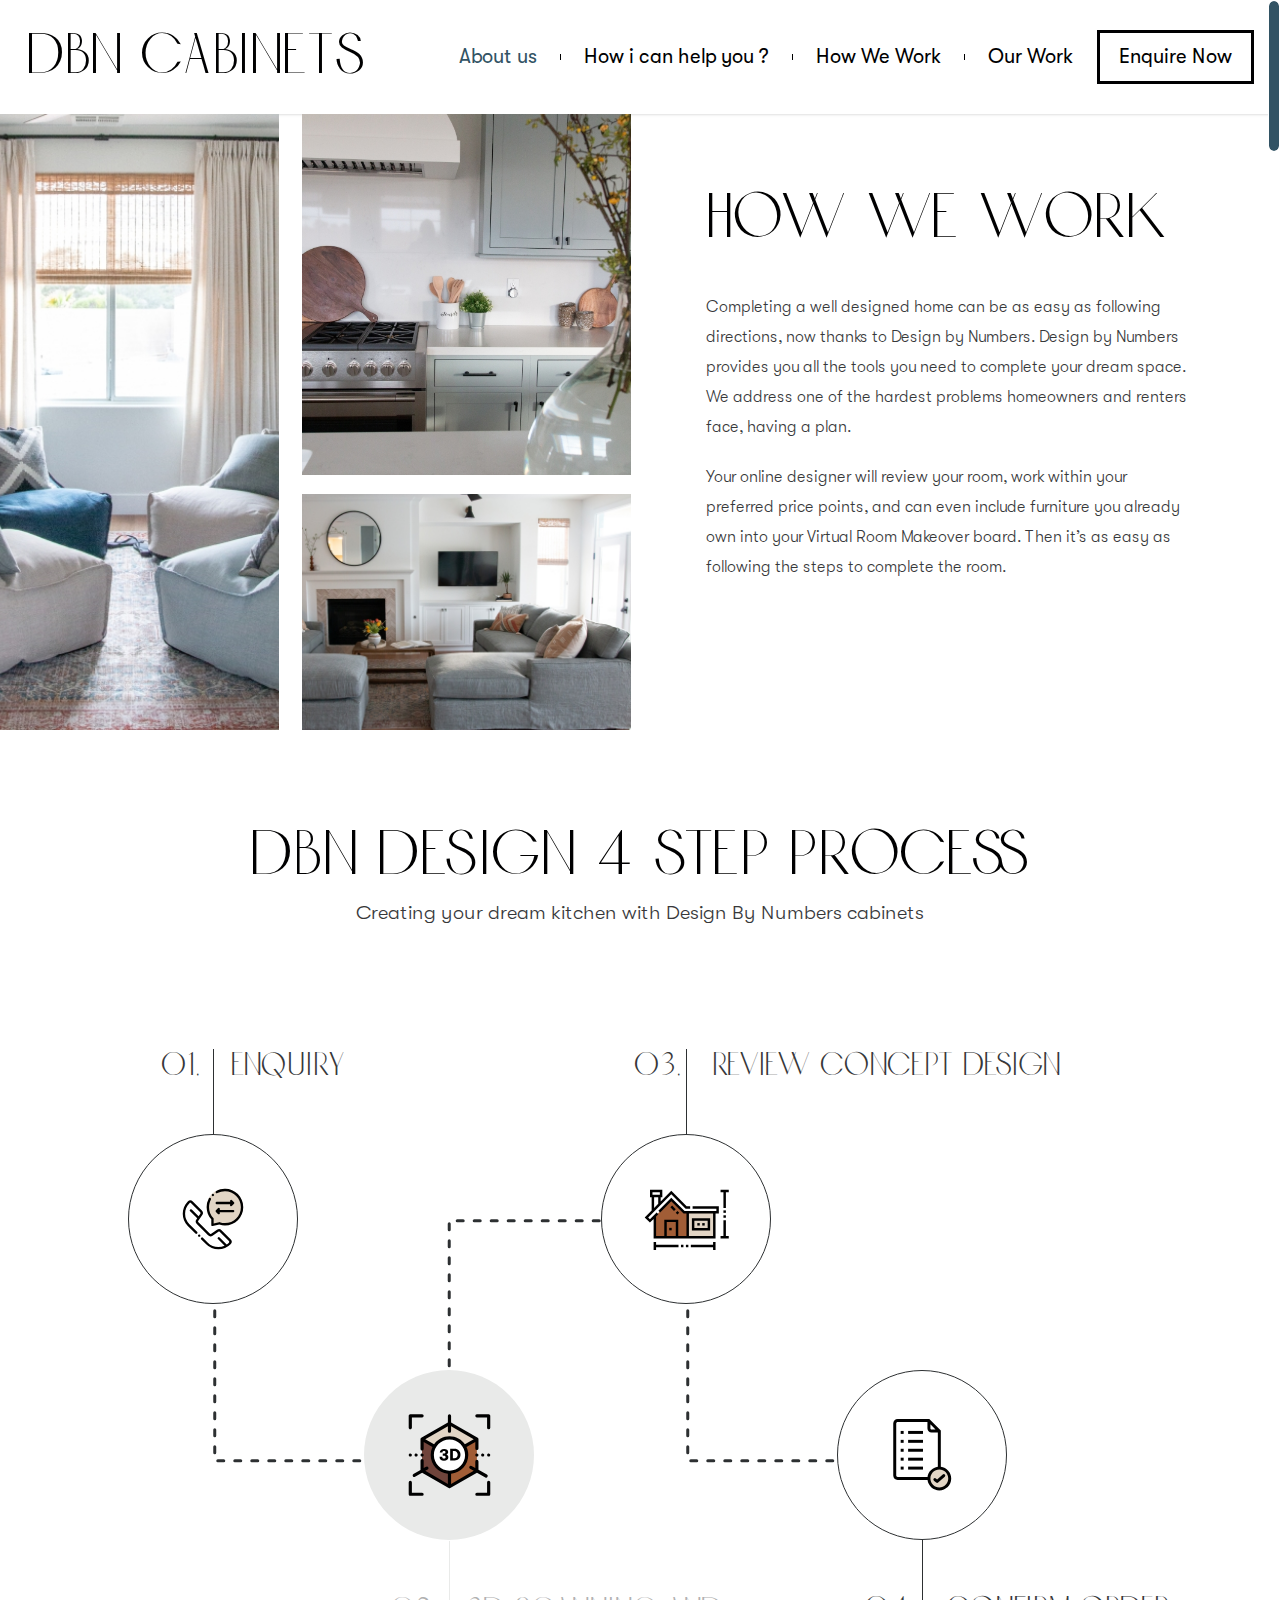
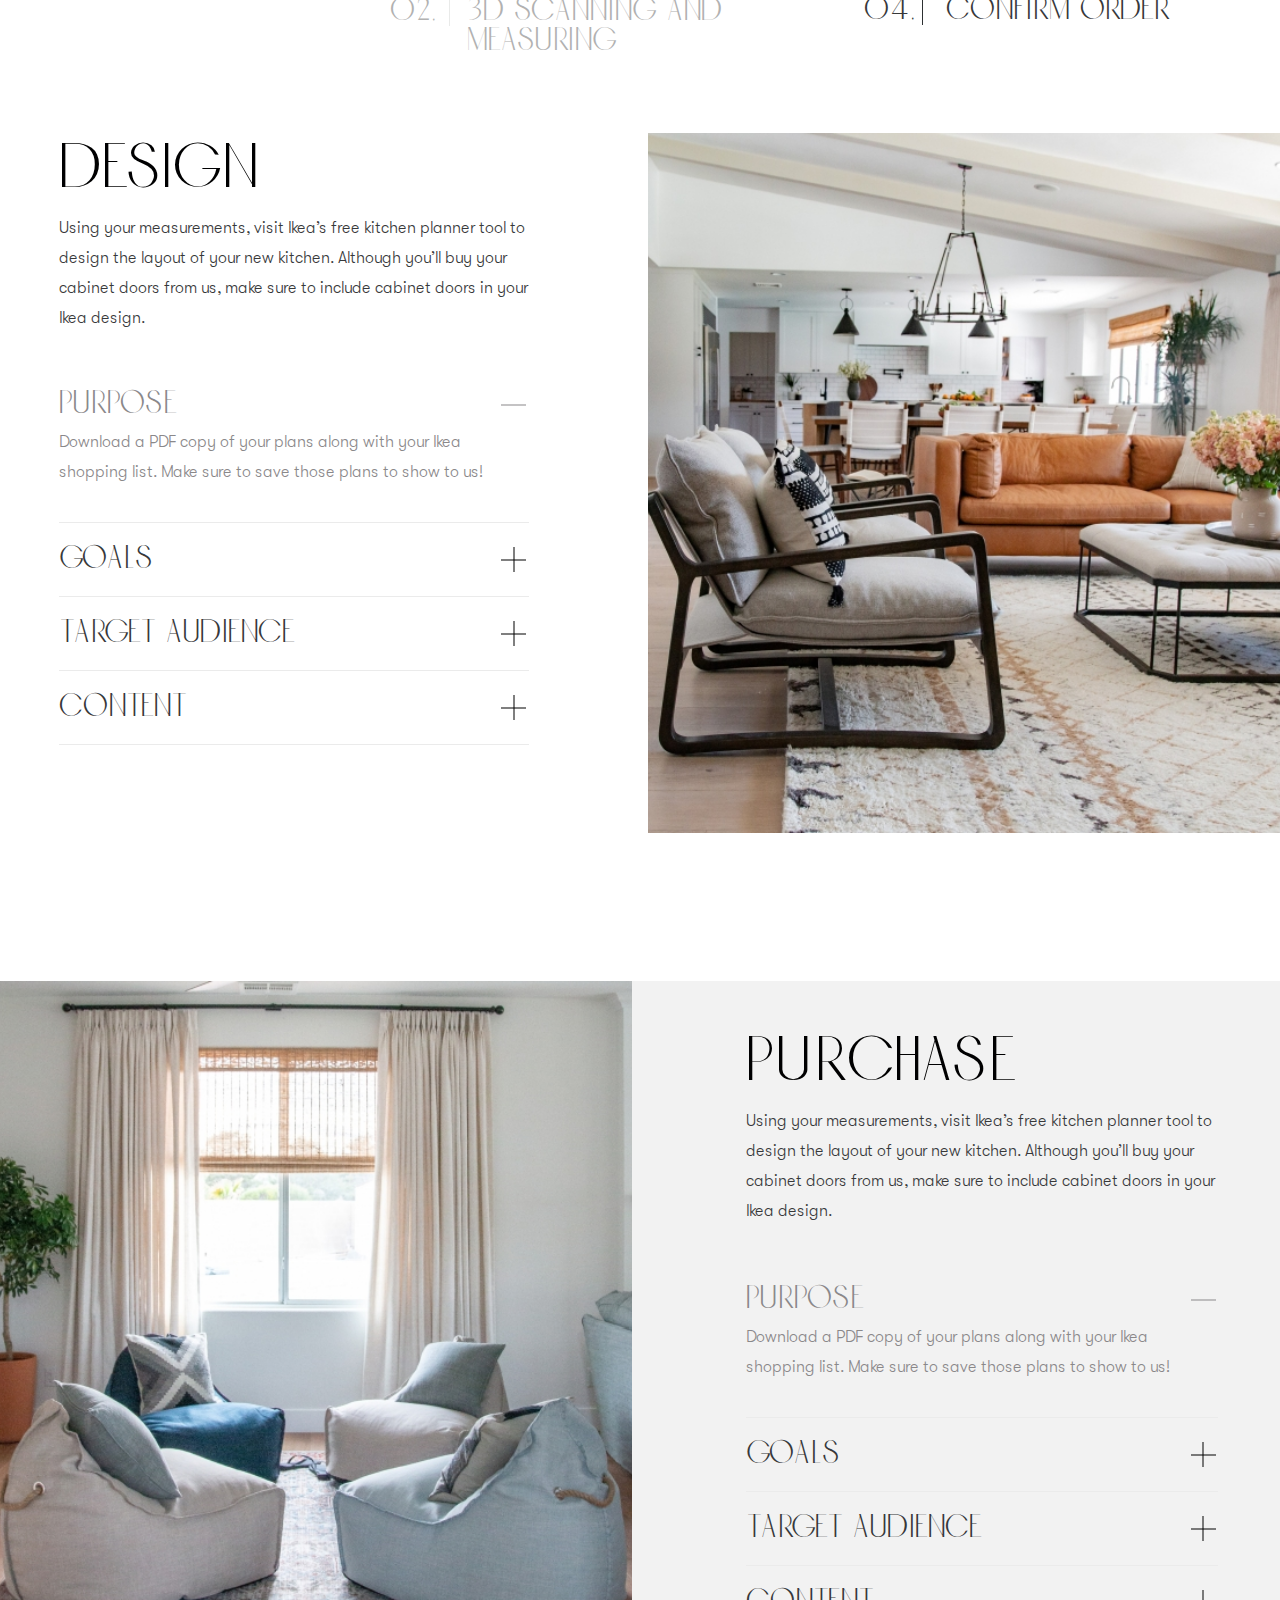
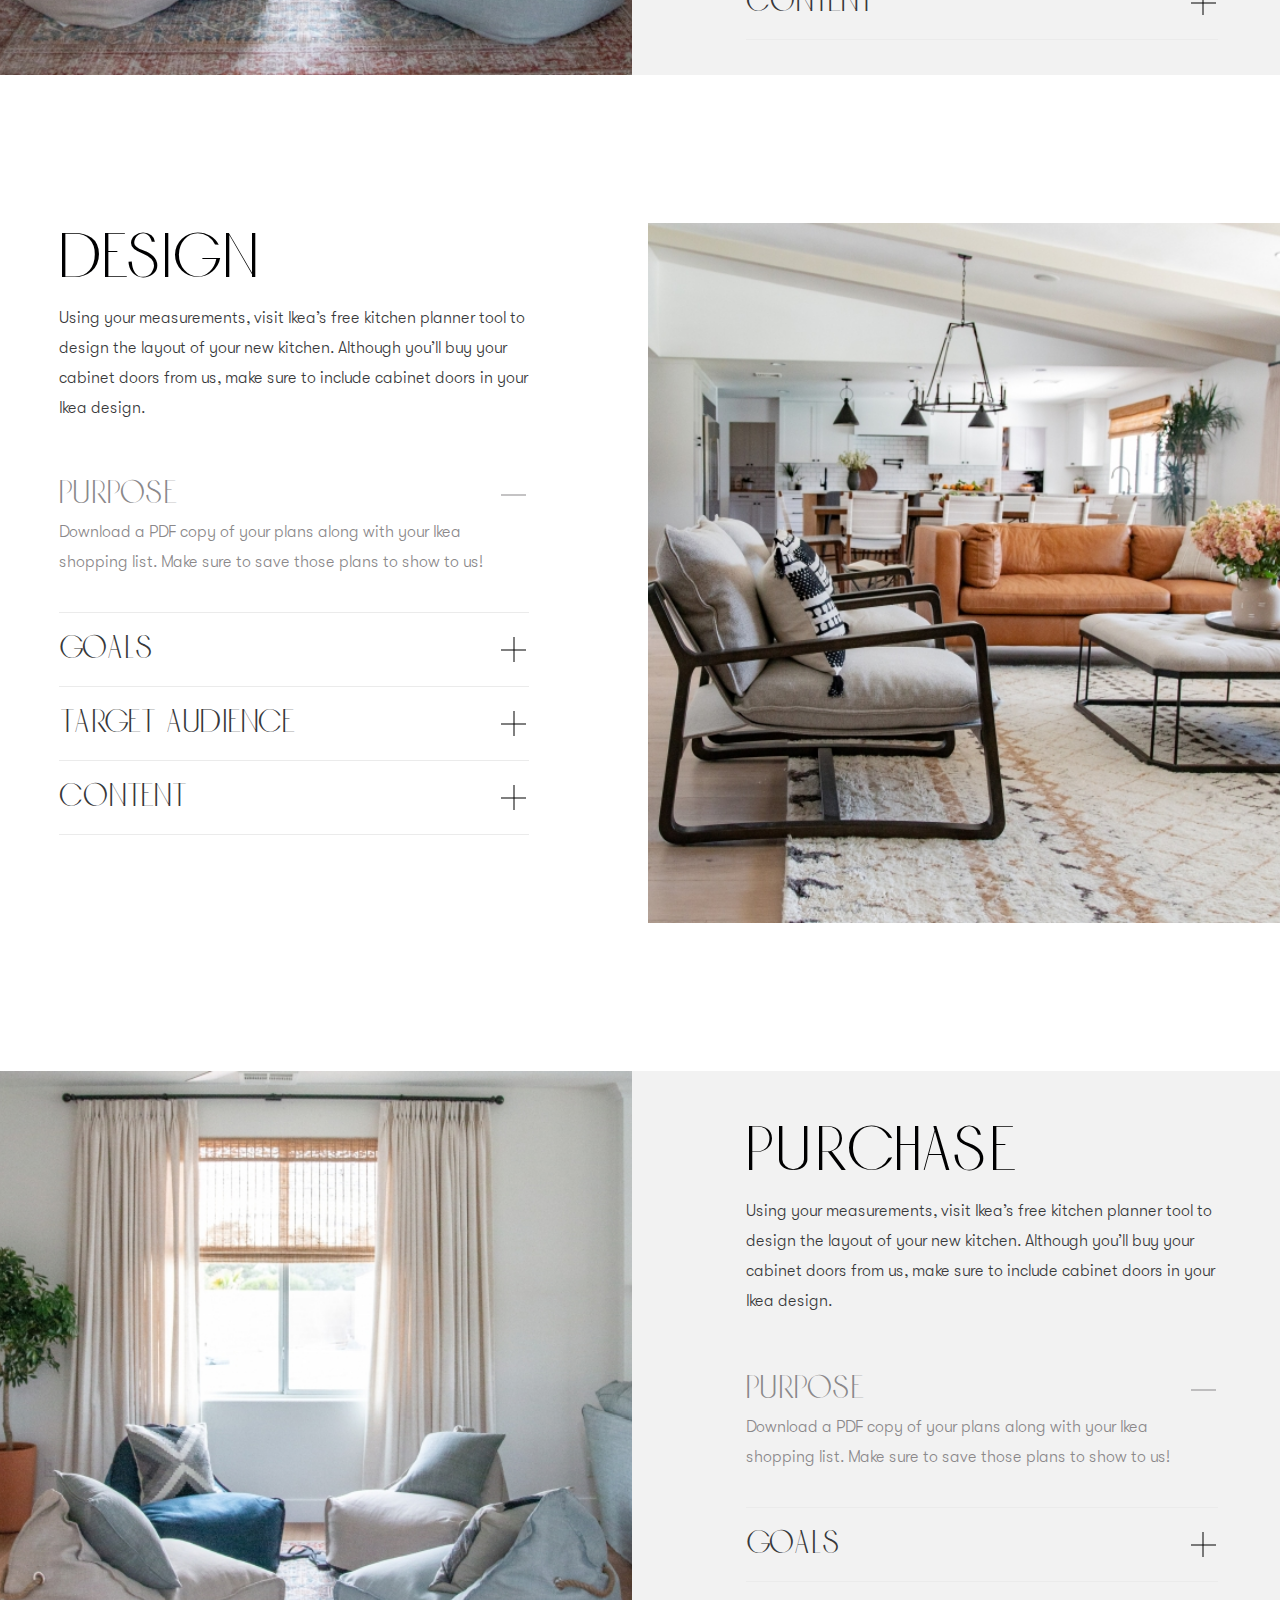
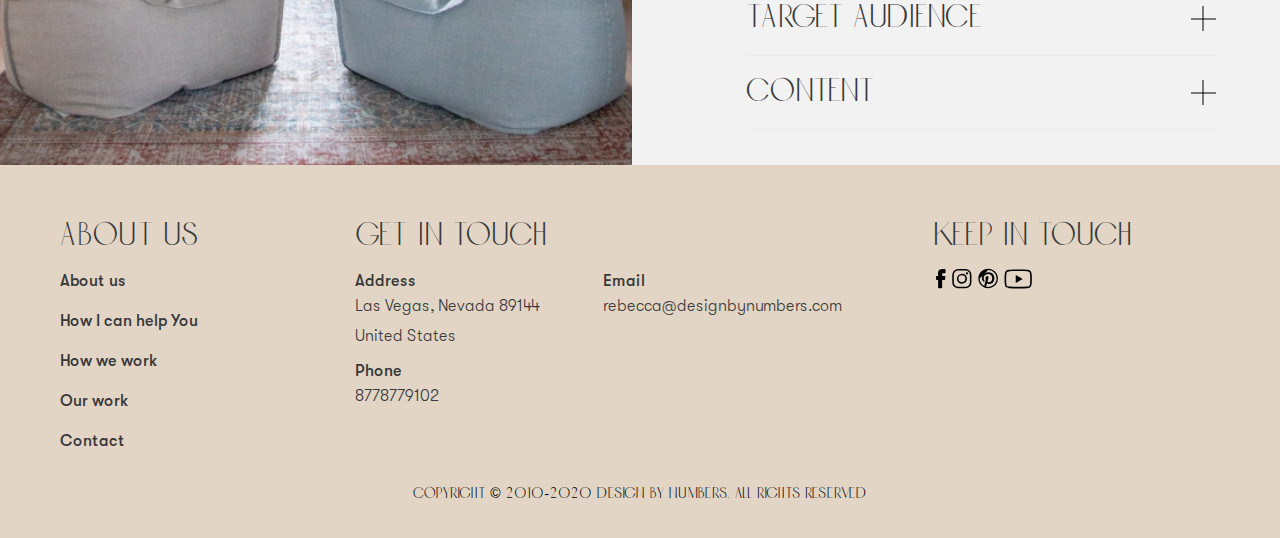
<file: process.html>
<!DOCTYPE html>
<html lang="en">
	<head>
		<meta charset="UTF-8">
		<title>DBN</title>
		<meta name="format-detection" content="telephone=no">
		<meta name="viewport" content="width=device-width, initial-scale=1.0">
		<!-- <meta name="robots" content="noindex, nofollow"> -->
		<!-- <meta name="viewport" content="width=device-width, initial-scale=1.0, maximum-scale=1.0, user-scalable=0"> -->
		<!-- <link rel="shortcut icon" href="favicon.ico"> -->
		<link rel="stylesheet" href="css/style.min.css">
	</head>
	<body>

		<div class="wrapper">
			<header class="header">
	<div class="header__body">
		<div class="header__logo">
			<a class="logo bigtitle" href="index.html">
				DBN CABINETS
			</a>
		</div>
		<nav class="header__menu menu-header">
			<ul class="menu-header__list">
				<li class="menu-header__item"><a href="about.html" class="menu-header__link active">About us</a></li>
				<li class="menu-header__item"><a href="hovWeCanHelp.html" class="menu-header__link">How i can help you ?</a></li>
				<li class="menu-header__item"><a href="process.html" class="menu-header__link">How We Work</a></li>
				<li class="menu-header__item"><a href="gallery.html" class="menu-header__link">Our Work</a></li>
				<li class="menu-header__item"><a href="contact.html" class="menu-header__link menu-header__link_border">Enquire Now</a></li>
			</ul>
		</nav>
		<div class="header__burger">
			<div class="burger-wrap">
				<div class="burger" data-activEl="menu-header">
					<span></span>
					<span></span>
					<span></span>
					<span></span>
				</div>
			</div>
		</div>
	</div>
</header>
			<main class="page">
				<section class="how-we-work">
					<div class="how-we-work__body">
						<div class="how-we-work__column how-we-work__column_1">

							<div class="how-we-work__photo-block photo-block-howWeWork">
								<div class="photo-block-howWeWork__column photo-block-howWeWork__column_1">
									<div class="photo-block-howWeWork__img photo-block-howWeWork__img_1 ibg">
										<img src="img/services-preiew/02.jpg" alt="">
									</div>
								</div>
								<div class="photo-block-howWeWork__column photo-block-howWeWork__column_2">
									<div class="photo-block-howWeWork__row photo-block-howWeWork__row_1">
										<div class="photo-block-howWeWork__img photo-block-howWeWork__img_2 ibg">
											<img src="img/services-preiew/03.jpg" alt="">
										</div>
									</div>
									<div class="photo-block-howWeWork__row photo-block-howWeWork__row_2">
										<div class="photo-block-howWeWork__img photo-block-howWeWork__img_3 ibg">
											<img src="img/services-preiew/04.jpg" alt="">
										</div>
									</div>
								</div>
							</div>

						</div>
						<div class="how-we-work__column how-we-work__column_2">
							<div class="how-we-work__text-block">
								<div class="how-we-work__title bigtitle">
									HOW WE WORK
								</div>
								<div class="how-we-work__text">
									<p class="text">
										Completing a well designed home can be as easy as following
										directions, now thanks to Design by Numbers. Design by Numbers
										provides you all the tools you need to complete your dream space.
										We address one of the hardest problems homeowners and renters
										face, having a plan.
									</p>
									<p class="text">
										Your online designer will review your room, work within your
										preferred price points, and can even include furniture you already
										own into your Virtual Room Makeover board. Then it’s as easy as
										following the steps to complete the room.
									</p>
								</div>
							</div>
						</div>
					</div>
				</section>

				<section class="process process-modification-processPage">
					<div class="process__body container">
						<div class="process__title bigtitle">
							DBN Design 4 Step Process
						</div>
						<div class="process__subtitle">
							Creating your dream kitchen with Design By Numbers cabinets
						</div>
						<div class="process__diagram diagram-process">
							<div class="diagram-process__column diagram-process__column_1">
								<div class="diagram-process__circle diagram-process__circle_1">
									<div data-da="diagram-process__column_1,0,600" class="diagram-process__lable diagram-process__lable_1 smalltitle">
										<span>01.</span><span>Enquiry</span>
									</div>
									<img src="img/process/01.svg" alt="icon">
								</div>
								<div class="diagram-process__circle diagram-process__circle_2">
									<div data-da="diagram-process__column_1,1,600" class="diagram-process__lable diagram-process__lable_2 smalltitle">
										<span>02.</span><span>3d scanning and measuring</span>
									</div>
									<img src="img/process/02.svg" alt="icon">
								</div>
								<div class="diagram-process__dotted-line diagram-process__dotted-line_1">
									<img src="img/process/dotted-line.svg" alt="dotted-line">
								</div>
							</div>
							<div class="diagram-process__column diagram-process__column_2">
								<div class="diagram-process__circle diagram-process__circle_3">
									<div data-da="diagram-process__column_2,0,600" class="diagram-process__lable diagram-process__lable_3 smalltitle">
										<span>03.</span><span>Review concept design</span>
									</div>
									<img src="img/process/03.svg" alt="icon">
								</div>
								<div class="diagram-process__circle diagram-process__circle_4">
									<div data-da="diagram-process__column_2,1,600" class="diagram-process__lable diagram-process__lable_4 smalltitle">
										<span>04.</span><span>Confirm Order</span>
									</div>
									<img src="img/process/04.svg" alt="icon">
								</div>
								<div class="diagram-process__dotted-line diagram-process__dotted-line_1">
									<img src="img/process/dotted-line.svg" alt="dotted-line">
								</div>
								<div class="diagram-process__dotted-line-center">
									<img src="img/process/dotted-line.svg" alt="dotted-line">
								</div>
							</div>
						</div>
					</div>
				</section>

				<section class="process-block-text-left block-info-left-text">
					<div class="block-info-left-text__body">
						<div class="block-info-left-text__column block-info-left-text__column_1">
							<div class="block-info-left-text__wrap">
								<div class="block-info-left-text__title bigtitle">
									DESIGN
								</div>
								<div class="block-info-left-text__text">
									<p class="text">
										Using your measurements, visit Ikea’s free kitchen planner tool
										to design the layout of your new kitchen. Although you’ll buy
										your cabinet doors from us, make sure to include cabinet doors
										in your Ikea design.
									</p>
								</div>

								<div class="process-block-text-left__accordion accordion one">
									<div class="accordion__item">
										<div class="accordion__title smalltitle spoller active">
											PURPOSE
											<div class="accordion__plus plus">
												<div class="plus__body"></div>
											</div>
										</div>
										<div class="accordion__collapse text">
											Download a PDF copy of your plans along with your Ikea
											shopping list. Make sure to save those plans to show to us!
										</div>
									</div>
									<div class="accordion__item">
										<div class="accordion__title smalltitle spoller">
											GOALS
											<div class="accordion__plus plus">
												<div class="plus__body"></div>
											</div>
										</div>
										<div class="accordion__collapse text">
											Download a PDF copy of your plans along with your Ikea
											shopping list. Make sure to save those plans to show to us!
										</div>
									</div>
									<div class="accordion__item">
										<div class="accordion__title smalltitle spoller">
											TARGET AUDIENCE
											<div class="accordion__plus plus">
												<div class="plus__body"></div>
											</div>
										</div>
										<div class="accordion__collapse text">
											Download a PDF copy of your plans along with your Ikea
											shopping list. Make sure to save those plans to show to us!
										</div>
									</div>
									<div class="accordion__item">
										<div class="accordion__title smalltitle spoller">
											CONTENT
											<div class="accordion__plus plus">
												<div class="plus__body"></div>
											</div>
										</div>
										<div class="accordion__collapse text">
											Lorem ipsum dolor sit amet, consectetur adipisicing elit. Id sapiente illo rerum libero fugiat harum officia ad modi repellendus soluta.
										</div>
									</div>
								</div>	
							</div>
						</div>
						<div class="block-info-left-text__column block-info-left-text__column_2">
							<div class="block-info-left-text__photo-wrap">
								<img src="img/block-info-right-text/01.jpg" alt="photo">
							</div>
						</div>
					</div>
				</section>


				<section class="process-block-text-right block-info-right-text">
					<div class="block-info-right-text__body">
						<div class="block-info-right-text__columt block-info-right-text__column_1">
							<div class="block-info-right-text__photo-wrap">
								<img src="img/services-preiew/02.jpg" alt="photo">
							</div>							
						</div>
						<div class="block-info-right-text__columt block-info-right-text__column_2">
							<div class="block-info-right-text__wrap">
								<div class="block-info-right-text__title bigtitle">
									PURCHASE
								</div>
								<div class="block-info-right-text__text">
									<p class="text">
										Using your measurements, visit Ikea’s free kitchen planner tool
										to design the layout of your new kitchen. Although you’ll buy
										your cabinet doors from us, make sure to include cabinet doors
										in your Ikea design.
									</p>
								</div>

								<div class="process-block-text-right__accordion accordion one">
									<div class="accordion__item">
										<div class="accordion__title smalltitle spoller active">
											PURPOSE
											<div class="accordion__plus plus">
												<div class="plus__body"></div>
											</div>
										</div>
										<div class="accordion__collapse text">
											Download a PDF copy of your plans along with your Ikea
											shopping list. Make sure to save those plans to show to us!
										</div>
									</div>
									<div class="accordion__item">
										<div class="accordion__title smalltitle spoller">
											GOALS
											<div class="accordion__plus plus">
												<div class="plus__body"></div>
											</div>
										</div>
										<div class="accordion__collapse text">
											Download a PDF copy of your plans along with your Ikea
											shopping list. Make sure to save those plans to show to us!
										</div>
									</div>
									<div class="accordion__item">
										<div class="accordion__title smalltitle spoller">
											TARGET AUDIENCE
											<div class="accordion__plus plus">
												<div class="plus__body"></div>
											</div>
										</div>
										<div class="accordion__collapse text">
											Download a PDF copy of your plans along with your Ikea
											shopping list. Make sure to save those plans to show to us!
										</div>
									</div>
									<div class="accordion__item">
										<div class="accordion__title smalltitle spoller">
											CONTENT
											<div class="accordion__plus plus">
												<div class="plus__body"></div>
											</div>
										</div>
										<div class="accordion__collapse text">
											Lorem ipsum dolor sit amet, consectetur adipisicing elit. Id sapiente illo rerum libero fugiat harum officia ad modi repellendus soluta.
										</div>
									</div>
								</div>
							</div>	
						</div>
					</div>
				</section>

				<div class="padding-150"></div>

				<section class="process-block-text-left block-info-left-text">
					<div class="block-info-left-text__body">
						<div class="block-info-left-text__column block-info-left-text__column_1">
							<div class="block-info-left-text__wrap">
								<div class="block-info-left-text__title bigtitle">
									DESIGN
								</div>
								<div class="block-info-left-text__text">
									<p class="text">
										Using your measurements, visit Ikea’s free kitchen planner tool
										to design the layout of your new kitchen. Although you’ll buy
										your cabinet doors from us, make sure to include cabinet doors
										in your Ikea design.
									</p>
								</div>

								<div class="process-block-text-left__accordion accordion one">
									<div class="accordion__item">
										<div class="accordion__title smalltitle spoller active">
											PURPOSE
											<div class="accordion__plus plus">
												<div class="plus__body"></div>
											</div>
										</div>
										<div class="accordion__collapse text">
											Download a PDF copy of your plans along with your Ikea
											shopping list. Make sure to save those plans to show to us!
										</div>
									</div>
									<div class="accordion__item">
										<div class="accordion__title smalltitle spoller">
											GOALS
											<div class="accordion__plus plus">
												<div class="plus__body"></div>
											</div>
										</div>
										<div class="accordion__collapse text">
											Download a PDF copy of your plans along with your Ikea
											shopping list. Make sure to save those plans to show to us!
										</div>
									</div>
									<div class="accordion__item">
										<div class="accordion__title smalltitle spoller">
											TARGET AUDIENCE
											<div class="accordion__plus plus">
												<div class="plus__body"></div>
											</div>
										</div>
										<div class="accordion__collapse text">
											Download a PDF copy of your plans along with your Ikea
											shopping list. Make sure to save those plans to show to us!
										</div>
									</div>
									<div class="accordion__item">
										<div class="accordion__title smalltitle spoller">
											CONTENT
											<div class="accordion__plus plus">
												<div class="plus__body"></div>
											</div>
										</div>
										<div class="accordion__collapse text">
											Lorem ipsum dolor sit amet, consectetur adipisicing elit. Id sapiente illo rerum libero fugiat harum officia ad modi repellendus soluta.
										</div>
									</div>
								</div>	
							</div>
						</div>
						<div class="block-info-left-text__column block-info-left-text__column_2">
							<div class="block-info-left-text__photo-wrap">
								<img src="img/block-info-right-text/01.jpg" alt="photo">
							</div>
						</div>
					</div>
				</section>


				<section class="process-block-text-right block-info-right-text">
					<div class="block-info-right-text__body">
						<div class="block-info-right-text__columt block-info-right-text__column_1">
							<div class="block-info-right-text__photo-wrap">
								<img src="img/services-preiew/02.jpg" alt="photo">
							</div>							
						</div>
						<div class="block-info-right-text__columt block-info-right-text__column_2">
							<div class="block-info-right-text__wrap">
								<div class="block-info-right-text__title bigtitle">
									PURCHASE
								</div>
								<div class="block-info-right-text__text">
									<p class="text">
										Using your measurements, visit Ikea’s free kitchen planner tool
										to design the layout of your new kitchen. Although you’ll buy
										your cabinet doors from us, make sure to include cabinet doors
										in your Ikea design.
									</p>
								</div>

								<div class="process-block-text-right__accordion accordion one">
									<div class="accordion__item">
										<div class="accordion__title smalltitle spoller active">
											PURPOSE
											<div class="accordion__plus plus">
												<div class="plus__body"></div>
											</div>
										</div>
										<div class="accordion__collapse text">
											Download a PDF copy of your plans along with your Ikea
											shopping list. Make sure to save those plans to show to us!
										</div>
									</div>
									<div class="accordion__item">
										<div class="accordion__title smalltitle spoller">
											GOALS
											<div class="accordion__plus plus">
												<div class="plus__body"></div>
											</div>
										</div>
										<div class="accordion__collapse text">
											Download a PDF copy of your plans along with your Ikea
											shopping list. Make sure to save those plans to show to us!
										</div>
									</div>
									<div class="accordion__item">
										<div class="accordion__title smalltitle spoller">
											TARGET AUDIENCE
											<div class="accordion__plus plus">
												<div class="plus__body"></div>
											</div>
										</div>
										<div class="accordion__collapse text">
											Download a PDF copy of your plans along with your Ikea
											shopping list. Make sure to save those plans to show to us!
										</div>
									</div>
									<div class="accordion__item">
										<div class="accordion__title smalltitle spoller">
											CONTENT
											<div class="accordion__plus plus">
												<div class="plus__body"></div>
											</div>
										</div>
										<div class="accordion__collapse text">
											Lorem ipsum dolor sit amet, consectetur adipisicing elit. Id sapiente illo rerum libero fugiat harum officia ad modi repellendus soluta.
										</div>
									</div>
								</div>
							</div>	
						</div>
					</div>
				</section>

			</main>
			<footer class="footer">
	<div class="footer__body container">
		<div class="footer__row footer__row_1">
			<div class="footer__content content-footer">
				<div class="content-footer__column content-footer__column_1">
					<div class="content-footer__title smalltitle">
						About Us
					</div>
					<ul class="footer-menu">
						<li class="footer-menu__item"><a href="#" class="footer-menu__link text-medium ">About us</a></li>
						<li class="footer-menu__item"><a href="#" class="footer-menu__link text-medium ">How I can help You</a></li>
						<li class="footer-menu__item"><a href="#" class="footer-menu__link text-medium ">How we work</a></li>
						<li class="footer-menu__item"><a href="#" class="footer-menu__link text-medium ">Our work</a></li>
						<li class="footer-menu__item"><a href="#" class="footer-menu__link text-medium ">Contact</a></li>
					</ul>
				</div>
				<div class="content-footer__column content-footer__column_2">
					<div class="content-footer__title smalltitle">
						Get in Touch
					</div>
					<div class="content-footer__address addess-footer">
						<div class="address-footer__title text-medium">
							Address
						</div>
						<ul class="address-footer__list text">
							<li class="address-footer__item">Las Vegas, Nevada 89144</li>
							<li class="address-footer__item">United States</li>
						</ul>
					</div>
					<div class="content-footer__phone phone-footer">
						<div class="phone-footer__title text-medium">
							Phone
						</div>
						<ul class="phone-footer__list">
							<li class="phone-footer__item">
								<a class="phone-footer__link text" href="tel:8778779102">8778779102</a>
							</li>
						</ul>
					</div>
				</div>
				<div class="content-footer__column content-footer__column_3">
					<div class="content-footer__title smalltitle">
						
					</div>
					<div class="content-footer__phone email-footer">
						<div class="email-footer__title text-medium">
							Email
						</div>
						<ul class="email-footer__list text">
							<li class="email-footer__item">
								rebecca@designbynumbers.com
							</li>
						</ul>
					</div>
				</div>
				<div class="content-footer__column content-footer__column_4">
					<div class="content-footer__title smalltitle">
						Keep in Touch
					</div>
					<div class="content-footer__social socila-footer">
						<ul class="socila-footer__list">
							<li class="socila-footer__item"><a href="#" class="socila-footer__link">
								<svg xmlns="http://www.w3.org/2000/svg" width="10" height="20" viewBox="0 0 10 20"><g><g><path fill="#000001" d="M.724 10.976h1.172c.103 0 .206.103.206.207v7.375c0 .38.31.69.69.69H5.48c.379 0 .69-.31.69-.69v-7.375c0-.104.103-.207.206-.207h1.93c.345 0 .655-.241.69-.586l.447-2.688c.07-.414-.275-.827-.689-.827H6.479a.309.309 0 0 1-.31-.31V4.84c0-.448.241-.69.69-.69h2.033c.379 0 .69-.31.69-.688V.705c0-.379-.311-.689-.69-.689H6.445c-4.48 0-4.377 3.619-4.377 4.136v2.516a.222.222 0 0 1-.207.207H.69c-.379 0-.689.31-.689.689v2.688c.034.414.345.724.724.724z"/></g></g></svg>
							</a></li>
							<li class="socila-footer__item"><a href="#" class="socila-footer__link">
								<svg xmlns="http://www.w3.org/2000/svg" width="20" height="20" viewBox="0 0 20 20"><g><g><g><path fill="#000001" d="M13.586.016a5.905 5.905 0 0 1 5.887 5.887v7.457a5.905 5.905 0 0 1-5.887 5.887H6.129A5.905 5.905 0 0 1 .242 13.36V5.903A5.905 5.905 0 0 1 6.129.016h7.457zm0 1.57H6.129a4.317 4.317 0 0 0-4.317 4.317v7.457a4.317 4.317 0 0 0 4.317 4.317h7.457a4.317 4.317 0 0 0 4.317-4.317V5.903a4.317 4.317 0 0 0-4.317-4.317z"/></g><g><path fill="#000001" d="M14.987 3.352a1.124 1.124 0 1 0 0 2.249 1.124 1.124 0 0 0 0-2.249z"/></g><g><path fill="#000001" d="M13.48 6.094a5.04 5.04 0 1 1-7.119 7.135 5.04 5.04 0 0 1 7.118-7.135zm-3.57.098a3.47 3.47 0 1 0 .003 6.94 3.47 3.47 0 0 0-.003-6.94z"/></g></g></g></svg>
							</a></li>
							<li class="socila-footer__item"><a href="#" class="socila-footer__link">
								<svg xmlns="http://www.w3.org/2000/svg" width="20" height="21" viewBox="0 0 20 21"><g><g><g><path fill="#000001" d="M19.924 10.42c0 5.406-4.383 9.788-9.788 9.788-5.406 0-9.788-4.382-9.788-9.788C.348 5.014 4.73.632 10.136.632c5.405 0 9.788 4.382 9.788 9.788zm-18.304 0a8.516 8.516 0 1 0 8.516-8.516z"/></g><g><path fill="#000001" d="M6.025 13.955c-.057.065-2.154-1.296-2.154-3.737 0-2.44 1.735-5.986 6.578-5.986S16.4 8.255 16.4 10.085s-1.05 5.873-4.863 5.873c-1.887 0-2.421-1.067-2.421-1.067s-.756 3.657-1.827 4.794c0 0-1.3.564-.728-3.077.041-.262 1.24-4.806 1.24-4.806a4.589 4.589 0 0 1-.306-1.658c0-.954.857-2.173 1.793-2.173.936 0 1.22.883 1.22 1.407 0 .525-.858 3.033-.858 3.604 0 .572.458 1.37 1.525 1.37s3.032-1.084 3.032-4.128-2.231-4.258-3.876-4.258c-1.644 0-4.653.98-4.653 4.1 0 1.6.764 2.349.764 2.349s.12.93-.417 1.54z"/></g></g></g></svg>
							</a></li>
							<li class="socila-footer__item"><a href="#" class="socila-footer__link">
								<svg xmlns="http://www.w3.org/2000/svg" width="28" height="20" viewBox="0 0 28 20"><g><g><g><path fill="#000001" d="M14.197.484s5.743 0 9.575.276c.53.06 1.695.067 2.734 1.14.82.821 1.086 2.682 1.086 2.682.17 1.452.262 2.91.273 4.372v2.048a40.322 40.322 0 0 1-.278 4.371s-.268 1.861-1.086 2.68c-1.034 1.073-2.2 1.08-2.734 1.142-3.827.281-9.57.281-9.57.281s-7.108-.064-9.295-.27c-.609-.115-1.973-.083-3.014-1.156-.82-.818-1.086-2.68-1.086-2.68A40.307 40.307 0 0 1 .528 11V8.95C.545 7.496.64 6.042.814 4.597c0 0 .269-1.861 1.086-2.681C2.937.842 4.1.837 4.634.776 8.459.501 14.197.501 14.197.501zm0 1.633h-.008c-.054 0-5.688.003-9.416.269L4.61 2.4c-.484.048-1.034.097-1.56.642-.244.243-.532 1.123-.63 1.757a38.964 38.964 0 0 0-.248 4.152v2.028c.009 1.388.092 2.774.249 4.153.094.626.377 1.504.626 1.752.462.48 1.106.557 1.672.624.145.015.266.032.393.052 2.13.181 8.803.249 9.088.249.249 0 5.759-.025 9.417-.274l.169-.017c.484-.047 1.034-.1 1.558-.641.243-.234.534-1.126.626-1.74.157-1.38.24-2.767.249-4.155V8.934a38.768 38.768 0 0 0-.249-4.153c-.097-.628-.38-1.508-.629-1.757-.526-.544-1.063-.596-1.56-.64l-.164-.016c-3.723-.268-9.362-.268-9.42-.268z"/></g><g><path fill="#000001" d="M11.744 5.907v8.146L18.7 9.98z"/></g></g></g></svg>
							</a></li>
						</ul>
					</div>
				</div>
			</div>
		</div>
		<div class="footer__row footer__row_2">
			<div class="footer__copy">
				Copyright © 2010-2020 Design By Numbers. All rights reserved
			</div>
		</div>
	</div>
</footer>
		</div>

		<script src="js/libs.min.js"></script>
		<script src="js/main.min.js"></script>
	</body>
</html>
</file>
<file: css/style.min.css>
@font-face{font-family:Botanica;font-display:swap;src:url(../fonts/Botanica.woff) format("woff"),url(../fonts/Botanica.woff2) format("woff2");font-weight:400;font-style:normal}@font-face{font-family:GTWalsheimPro;font-display:swap;src:url(../fonts/GTWalsheimPro-Light.woff) format("woff"),url(../fonts/GTWalsheimPro-Light.woff2) format("woff2");font-weight:300;font-style:normal}@font-face{font-family:GTWalsheimPro;font-display:swap;src:url(../fonts/GTWalsheimPro-Medium.woff) format("woff"),url(../fonts/GTWalsheimPro-Medium.woff2) format("woff2");font-weight:500;font-style:normal}@font-face{font-family:GTWalsheimPro;font-display:swap;src:url(../fonts/GTWalsheimPro-Regular.woff) format("woff"),url(../fonts/GTWalsheimPro-Regular.woff2) format("woff2");font-weight:400;font-style:normal}/*! normalize.css v8.0.1 | MIT License | github.com/necolas/normalize.css */html{line-height:1.15;-webkit-text-size-adjust:100%}body{margin:0}main{display:block}h1{font-size:2em;margin:.67em 0}hr{-webkit-box-sizing:content-box;box-sizing:content-box;height:0;overflow:visible}pre{font-family:monospace,monospace;font-size:1em}a{background-color:transparent}abbr[title]{border-bottom:none;text-decoration:underline;-webkit-text-decoration:underline dotted;text-decoration:underline dotted}b,strong{font-weight:bolder}code,kbd,samp{font-family:monospace,monospace;font-size:1em}small{font-size:80%}sub,sup{font-size:75%;line-height:0;position:relative;vertical-align:baseline}sub{bottom:-.25em}sup{top:-.5em}img{border-style:none}button,input,optgroup,select,textarea{font-family:inherit;font-size:100%;line-height:1.15;margin:0}button,input{overflow:visible}button,select{text-transform:none}[type=button],[type=reset],[type=submit],button{-webkit-appearance:button}[type=button]::-moz-focus-inner,[type=reset]::-moz-focus-inner,[type=submit]::-moz-focus-inner,button::-moz-focus-inner{border-style:none;padding:0}[type=button]:-moz-focusring,[type=reset]:-moz-focusring,[type=submit]:-moz-focusring,button:-moz-focusring{outline:1px dotted ButtonText}fieldset{padding:.35em .75em .625em}legend{-webkit-box-sizing:border-box;box-sizing:border-box;color:inherit;display:table;max-width:100%;padding:0;white-space:normal}progress{vertical-align:baseline}textarea{overflow:auto}[type=checkbox],[type=radio]{-webkit-box-sizing:border-box;box-sizing:border-box;padding:0}[type=number]::-webkit-inner-spin-button,[type=number]::-webkit-outer-spin-button{height:auto}[type=search]{-webkit-appearance:textfield;outline-offset:-2px}[type=search]::-webkit-search-decoration{-webkit-appearance:none}::-webkit-file-upload-button{-webkit-appearance:button;font:inherit}details{display:block}summary{display:list-item}template{display:none}[hidden]{display:none}@font-face{font-family:icomoon;src:url(../fonts/icomoon.eot?ot8ea0);src:url(../fonts/icomoon.eot?ot8ea0#iefix) format("embedded-opentype"),url(../fonts/icomoon.ttf?ot8ea0) format("truetype"),url(../fonts/icomoon.woff?ot8ea0) format("woff"),url(../fonts/icomoon.svg?ot8ea0#icomoon) format("svg");font-weight:400;font-style:normal;font-display:block}[class*=" icon-"],[class^=icon-]{font-family:icomoon!important;speak:never;font-style:normal;font-weight:400;font-variant:normal;text-transform:none;line-height:1;-webkit-font-smoothing:antialiased;-moz-osx-font-smoothing:grayscale}.icon-star-empty:before{content:"\e9d7"}.icon-star-full:before{content:"\e9d9"}*{padding:0;margin:0;border:0}*,:after,:before{-webkit-box-sizing:border-box;box-sizing:border-box}:active,:focus{outline:0}a:active,a:focus{outline:0}aside,footer,header,nav,section{display:block}body,html{height:100%;min-width:320px;max-width:1920px;margin:0 auto}body{line-height:1;font-family:GTWalsheimPro,sans-serif;-ms-text-size-adjust:100%;-moz-text-size-adjust:100%;-webkit-text-size-adjust:100%;color:#000;font-size:14px;font-family:GTWalsheimPro,sans-serif}body.lock{overflow:hidden}button,input,textarea{font-family:GTWalsheimPro,sans-serif}input::-ms-clear{display:none}button{cursor:pointer}button::-moz-focus-inner{padding:0;border:0}a,a:visited{text-decoration:none}a:hover{text-decoration:none}ul li{list-style:none}img{vertical-align:top}h1,h2,h3,h4,h5,h6{font-weight:inherit;font-size:inherit}p{margin:20px 0}.wrapper{width:100%;min-height:100%;overflow:hidden}.page{height:100%}.container{max-width:1190px;margin:0 auto;width:100%;padding:0 15px}.ibg{position:relative}.ibg img{position:absolute;width:100%;height:100%;top:0;left:0;-o-object-fit:cover;object-fit:cover}.aboutUs-small-info__text,.latest-works__testimonial .testimonial__author,.text{color:#37383a;font-size:16px;font-weight:300;line-height:calc(30 / 16)}.bigtitle{color:#000001;font-family:Botanica,sans-serif;font-size:60px;font-weight:400;text-transform:uppercase}.mediumtitle{color:#000001;font-family:Botanica,sans-serif;font-size:40px;font-weight:400;text-transform:uppercase}.smalltitle{color:#37383a;font-family:Botanica,sans-serif;font-size:30px;font-weight:400}.block-info-right-text{padding:131px 0}.block-info-right-text__body{display:-webkit-box;display:-ms-flexbox;display:flex;height:100%}.block-info-right-text__column_1{-webkit-box-flex:0;-ms-flex:0 1 49.44444%;flex:0 1 49.44444%;min-height:416px;position:relative}.block-info-right-text__column_2{-webkit-box-flex:0;-ms-flex:0 1 50.6666%;flex:0 1 50.6666%;padding:74px 15px 64px 75px}.block-info-right-text__photo-wrap{position:relative;height:100%;width:100%}.block-info-right-text__photo-wrap img{position:absolute;top:0;left:0;height:100%;width:100%;-o-object-fit:cover;object-fit:cover}.block-info-right-text__testimonial{margin:0 auto}.block-info-right-text__testimonial-wrap{position:absolute;bottom:-21px;right:0}.block-info-right-text__title{max-width:602px;margin-bottom:46px}.block-info-right-text__text{max-width:516px}.testimonial{max-width:509px;-webkit-box-shadow:0 10px 50px rgba(0,0,0,.1);box-shadow:0 10px 50px rgba(0,0,0,.1);background-color:rgba(255,255,255,.95);padding:42px 63px 43px 62px}.testimonial__row_1{margin-bottom:24px}.testimonial__row_2{display:-webkit-box;display:-ms-flexbox;display:flex;-webkit-box-align:center;-ms-flex-align:center;align-items:center;-webkit-box-pack:justify;-ms-flex-pack:justify;justify-content:space-between;-ms-flex-wrap:wrap;flex-wrap:wrap}.testimonial__text{color:#37383a;font-size:14px;font-weight:300;line-height:calc(24 / 14)}.testimonial__author{color:#37383a;font-family:Botanica,sans-serif;font-size:20px;line-height:calc(22 / 20);margin-right:10px;max-width:210px}.testimonial__stars{margin-bottom:5px}.testimonial__substars{color:#37383a;font-size:14px}.block-info-left-text{padding:74px 0 96px 15px}.block-info-left-text__body{display:-webkit-box;display:-ms-flexbox;display:flex;height:100%}.block-info-left-text__column_1{width:50.55556%;display:-webkit-box;display:-ms-flexbox;display:flex;-webkit-box-pack:end;-ms-flex-pack:end;justify-content:flex-end}.block-info-left-text__column_2{width:49.44444%}.block-info-left-text__wrap{max-width:646px;width:100%;padding:37px 15px 20px}.block-info-left-text__title{max-width:602px;margin-bottom:43px}.block-info-left-text__text{max-width:516px}.block-info-left-text__photo-wrap{position:relative;height:100%;width:100%}.block-info-left-text__photo-wrap img{position:absolute;top:0;left:0;height:100%;width:100%;-o-object-fit:cover;object-fit:cover}.stars{display:-webkit-box;display:-ms-flexbox;display:flex;font-size:18px}.stars>li:not(last-child){margin-right:6px}.stars .icon-star-full{color:#f4cf93}.stars .icon-star-empty{color:#ccc}.process{padding:20px 0 90px}.process.process_hovWeCan{padding:67px 0 41px}.process__title{text-align:center;margin-bottom:12px}.process__subtitle{color:#37383a;font-size:20px;font-weight:300;line-height:calc(30 / 20);text-align:center;margin-bottom:206px}.diagram-process{display:-webkit-box;display:-ms-flexbox;display:flex;position:relative;margin:100px 0 130px 68px}.diagram-process__column{width:406px;height:406px;position:relative}.diagram-process__column_1{margin-right:67px}.diagram-process__circle{position:absolute;width:170px;height:170px;border:1px solid #2d3032;background-color:#fff;border-radius:50%;display:-webkit-box;display:-ms-flexbox;display:flex;-webkit-box-pack:center;-ms-flex-pack:center;justify-content:center;-webkit-box-align:center;-ms-flex-align:center;align-items:center}.diagram-process__circle img{-o-object-fit:contain;object-fit:contain}.diagram-process__circle_1{top:0;left:0}.diagram-process__circle_1:before{position:absolute;content:'';height:85px;width:1px;background:#2d3032;top:-1px;left:50%;-webkit-transform:translateY(-100%);-ms-transform:translateY(-100%);transform:translateY(-100%)}.diagram-process__circle_2{right:0;bottom:0;background-color:#e9eae9;border:none}.diagram-process__circle_2:before{position:absolute;content:'';height:85px;width:1px;background:#e9eae9;bottom:-1px;left:50%;-webkit-transform:translateY(100%);-ms-transform:translateY(100%);transform:translateY(100%)}.diagram-process__circle_3{top:0;left:0}.diagram-process__circle_3:before{position:absolute;content:'';height:85px;width:1px;background:#2d3032;top:-1px;left:50%;-webkit-transform:translateY(-100%);-ms-transform:translateY(-100%);transform:translateY(-100%)}.diagram-process__circle_4{right:0;bottom:0}.diagram-process__circle_4:before{position:absolute;content:'';height:85px;background:#2d3032;width:1px;bottom:-1px;left:50%;-webkit-transform:translateY(100%);-ms-transform:translateY(100%);transform:translateY(100%)}.diagram-process__lable{position:absolute;display:-webkit-box;display:-ms-flexbox;display:flex}.diagram-process__lable>span{display:block}.diagram-process__lable>span:nth-child(1){margin-right:31px}.diagram-process__lable>span:nth-child(2){width:351px}.diagram-process__lable_1{top:-83px;left:31px}.diagram-process__lable_2{bottom:-57px;left:25px;-webkit-transform:translateY(100%);-ms-transform:translateY(100%);transform:translateY(100%);color:#b1b1b1}.diagram-process__lable_3{top:-83px;left:31px}.diagram-process__lable_4{bottom:-57px;left:25px;-webkit-transform:translateY(100%);-ms-transform:translateY(100%);transform:translateY(100%)}.diagram-process__lable_4>span:nth-child(2){width:280px}.diagram-process__dotted-line{position:absolute;bottom:80px;left:85px;height:151px;width:151px}.diagram-process__dotted-line img{-o-object-fit:contain;object-fit:contain}.diagram-process__dotted-line-center{position:absolute;z-index:10;height:151px;width:151px;left:-151px;top:85px;-webkit-transform:rotate(90deg);-ms-transform:rotate(90deg);transform:rotate(90deg)}.diagram-process__dotted-line-center img{-o-object-fit:contain;object-fit:contain}.instagram{padding:102px 50px 127px}.instagram.process_hovWeCan{padding:60px 50px 104px}.instagram__body{text-align:center}.instagram__title{margin-bottom:17px}.instagram__subtitle{margin-bottom:43px;display:-webkit-box;display:-ms-flexbox;display:flex;-webkit-box-align:center;-ms-flex-align:center;align-items:center;color:#37383a;font-family:Botanica,sans-serif;font-size:20px;font-weight:400;-webkit-box-pack:center;-ms-flex-pack:center;justify-content:center}.instagram__subtitle>span{margin-right:6px}.instagram__img-box{display:-webkit-box;display:-ms-flexbox;display:flex;-webkit-box-pack:center;-ms-flex-pack:center;justify-content:center;margin:0 -8px;-ms-flex-wrap:wrap;flex-wrap:wrap}.instagram__item{padding:8px;-webkit-box-flex:0;-ms-flex:0 1 25%;flex:0 1 25%;width:25%}.instagram__item>a{height:0;padding-bottom:100%;display:block}body.compensate-for-scrollbar{overflow:hidden}.fancybox-active{height:auto}.fancybox-is-hidden{left:-9999px;margin:0;position:absolute!important;top:-9999px;visibility:hidden}.fancybox-container{-webkit-backface-visibility:hidden;height:100%;left:0;outline:0;position:fixed;-webkit-tap-highlight-color:transparent;top:0;-ms-touch-action:manipulation;touch-action:manipulation;-webkit-transform:translateZ(0);transform:translateZ(0);width:100%;z-index:99992}.fancybox-container *{-webkit-box-sizing:border-box;box-sizing:border-box}.fancybox-bg,.fancybox-inner,.fancybox-outer,.fancybox-stage{bottom:0;left:0;position:absolute;right:0;top:0}.fancybox-outer{-webkit-overflow-scrolling:touch;overflow-y:auto}.fancybox-bg{background:#1e1e1e;opacity:0;-webkit-transition-duration:inherit;-o-transition-duration:inherit;transition-duration:inherit;-webkit-transition-property:opacity;-o-transition-property:opacity;transition-property:opacity;-webkit-transition-timing-function:cubic-bezier(.47,0,.74,.71);-o-transition-timing-function:cubic-bezier(.47,0,.74,.71);transition-timing-function:cubic-bezier(.47,0,.74,.71)}.fancybox-is-open .fancybox-bg{opacity:.9;-webkit-transition-timing-function:cubic-bezier(.22,.61,.36,1);-o-transition-timing-function:cubic-bezier(.22,.61,.36,1);transition-timing-function:cubic-bezier(.22,.61,.36,1)}.fancybox-caption,.fancybox-infobar,.fancybox-navigation .fancybox-button,.fancybox-toolbar{direction:ltr;opacity:0;position:absolute;-webkit-transition:opacity .25s ease,visibility 0s ease .25s;-o-transition:opacity .25s ease,visibility 0s ease .25s;transition:opacity .25s ease,visibility 0s ease .25s;visibility:hidden;z-index:99997}.fancybox-show-caption .fancybox-caption,.fancybox-show-infobar .fancybox-infobar,.fancybox-show-nav .fancybox-navigation .fancybox-button,.fancybox-show-toolbar .fancybox-toolbar{opacity:1;-webkit-transition:opacity .25s ease 0s,visibility 0s ease 0s;-o-transition:opacity .25s ease 0s,visibility 0s ease 0s;transition:opacity .25s ease 0s,visibility 0s ease 0s;visibility:visible}.fancybox-infobar{color:#ccc;font-size:13px;-webkit-font-smoothing:subpixel-antialiased;height:44px;left:0;line-height:44px;min-width:44px;mix-blend-mode:difference;padding:0 10px;pointer-events:none;top:0;-webkit-touch-callout:none;-webkit-user-select:none;-moz-user-select:none;-ms-user-select:none;user-select:none}.fancybox-toolbar{right:0;top:0}.fancybox-stage{direction:ltr;overflow:visible;-webkit-transform:translateZ(0);transform:translateZ(0);z-index:99994}.fancybox-is-open .fancybox-stage{overflow:hidden}.fancybox-slide{-webkit-backface-visibility:hidden;display:none;height:100%;left:0;outline:0;overflow:auto;-webkit-overflow-scrolling:touch;padding:44px;position:absolute;text-align:center;top:0;-webkit-transition-property:opacity,-webkit-transform;transition-property:opacity,-webkit-transform;-o-transition-property:transform,opacity;transition-property:transform,opacity;transition-property:transform,opacity,-webkit-transform;white-space:normal;width:100%;z-index:99994}.fancybox-slide::before{content:'';display:inline-block;font-size:0;height:100%;vertical-align:middle;width:0}.fancybox-is-sliding .fancybox-slide,.fancybox-slide--current,.fancybox-slide--next,.fancybox-slide--previous{display:block}.fancybox-slide--image{overflow:hidden;padding:44px 0}.fancybox-slide--image::before{display:none}.fancybox-slide--html{padding:6px}.fancybox-content{background:#fff;display:inline-block;margin:0;max-width:100%;overflow:auto;-webkit-overflow-scrolling:touch;padding:44px;position:relative;text-align:left;vertical-align:middle}.fancybox-slide--image .fancybox-content{-webkit-animation-timing-function:cubic-bezier(.5,0,.14,1);animation-timing-function:cubic-bezier(.5,0,.14,1);-webkit-backface-visibility:hidden;background:0 0;background-repeat:no-repeat;background-size:100% 100%;left:0;max-width:none;overflow:visible;padding:0;position:absolute;top:0;-ms-transform-origin:top left;-webkit-transform-origin:top left;transform-origin:top left;-webkit-transition-property:opacity,-webkit-transform;transition-property:opacity,-webkit-transform;-o-transition-property:transform,opacity;transition-property:transform,opacity;transition-property:transform,opacity,-webkit-transform;-webkit-user-select:none;-moz-user-select:none;-ms-user-select:none;user-select:none;z-index:99995}.fancybox-can-zoomOut .fancybox-content{cursor:-webkit-zoom-out;cursor:zoom-out}.fancybox-can-zoomIn .fancybox-content{cursor:-webkit-zoom-in;cursor:zoom-in}.fancybox-can-pan .fancybox-content,.fancybox-can-swipe .fancybox-content{cursor:-webkit-grab;cursor:grab}.fancybox-is-grabbing .fancybox-content{cursor:-webkit-grabbing;cursor:grabbing}.fancybox-container [data-selectable=true]{cursor:text}.fancybox-image,.fancybox-spaceball{background:0 0;border:0;height:100%;left:0;margin:0;max-height:none;max-width:none;padding:0;position:absolute;top:0;-webkit-user-select:none;-moz-user-select:none;-ms-user-select:none;user-select:none;width:100%}.fancybox-spaceball{z-index:1}.fancybox-slide--iframe .fancybox-content,.fancybox-slide--map .fancybox-content,.fancybox-slide--pdf .fancybox-content,.fancybox-slide--video .fancybox-content{height:100%;overflow:visible;padding:0;width:100%}.fancybox-slide--video .fancybox-content{background:#000}.fancybox-slide--map .fancybox-content{background:#e5e3df}.fancybox-slide--iframe .fancybox-content{background:#fff}.fancybox-iframe,.fancybox-video{background:0 0;border:0;display:block;height:100%;margin:0;overflow:hidden;padding:0;width:100%}.fancybox-iframe{left:0;position:absolute;top:0}.fancybox-error{background:#fff;cursor:default;max-width:400px;padding:40px;width:100%}.fancybox-error p{color:#444;font-size:16px;line-height:20px;margin:0;padding:0}.fancybox-button{background:rgba(30,30,30,.6);border:0;border-radius:0;-webkit-box-shadow:none;box-shadow:none;cursor:pointer;display:inline-block;height:44px;margin:0;padding:10px;position:relative;-webkit-transition:color .2s;-o-transition:color .2s;transition:color .2s;vertical-align:top;visibility:inherit;width:44px}.fancybox-button,.fancybox-button:link,.fancybox-button:visited{color:#ccc}.fancybox-button:hover{color:#fff}.fancybox-button:focus{outline:0}.fancybox-button.fancybox-focus{outline:1px dotted}.fancybox-button[disabled],.fancybox-button[disabled]:hover{color:#888;cursor:default;outline:0}.fancybox-button div{height:100%}.fancybox-button svg{display:block;height:100%;overflow:visible;position:relative;width:100%}.fancybox-button svg path{fill:currentColor;stroke-width:0}.fancybox-button--fsenter svg:nth-child(2),.fancybox-button--play svg:nth-child(2){display:none}.fancybox-button--fsexit svg:nth-child(1),.fancybox-button--pause svg:nth-child(1){display:none}.fancybox-progress{background:#ff5268;height:2px;left:0;position:absolute;right:0;top:0;-ms-transform:scaleX(0);-webkit-transform:scaleX(0);transform:scaleX(0);-ms-transform-origin:0;-webkit-transform-origin:0;transform-origin:0;-webkit-transition-property:-webkit-transform;transition-property:-webkit-transform;-o-transition-property:transform;transition-property:transform;transition-property:transform,-webkit-transform;-webkit-transition-timing-function:linear;-o-transition-timing-function:linear;transition-timing-function:linear;z-index:99998}.fancybox-close-small{background:0 0;border:0;border-radius:0;color:#ccc;cursor:pointer;opacity:.8;padding:8px;position:absolute;right:-12px;top:-44px;z-index:401}.fancybox-close-small:hover{color:#fff;opacity:1}.fancybox-slide--html .fancybox-close-small{color:currentColor;padding:10px;right:0;top:0}.fancybox-slide--image.fancybox-is-scaling .fancybox-content{overflow:hidden}.fancybox-is-scaling .fancybox-close-small,.fancybox-is-zoomable.fancybox-can-pan .fancybox-close-small{display:none}.fancybox-navigation .fancybox-button{background-clip:content-box;height:100px;opacity:0;position:absolute;top:calc(50% - 50px);width:70px}.fancybox-navigation .fancybox-button div{padding:7px}.fancybox-navigation .fancybox-button--arrow_left{left:0;left:env(safe-area-inset-left);padding:31px 26px 31px 6px}.fancybox-navigation .fancybox-button--arrow_right{padding:31px 6px 31px 26px;right:0;right:env(safe-area-inset-right)}.fancybox-caption{background:-webkit-gradient(linear,left bottom,left top,from(rgba(0,0,0,.85)),color-stop(50%,rgba(0,0,0,.3)),color-stop(65%,rgba(0,0,0,.15)),color-stop(75.5%,rgba(0,0,0,.075)),color-stop(82.85%,rgba(0,0,0,.037)),color-stop(88%,rgba(0,0,0,.019)),to(rgba(0,0,0,0)));background:-o-linear-gradient(bottom,rgba(0,0,0,.85) 0,rgba(0,0,0,.3) 50%,rgba(0,0,0,.15) 65%,rgba(0,0,0,.075) 75.5%,rgba(0,0,0,.037) 82.85%,rgba(0,0,0,.019) 88%,rgba(0,0,0,0) 100%);background:linear-gradient(to top,rgba(0,0,0,.85) 0,rgba(0,0,0,.3) 50%,rgba(0,0,0,.15) 65%,rgba(0,0,0,.075) 75.5%,rgba(0,0,0,.037) 82.85%,rgba(0,0,0,.019) 88%,rgba(0,0,0,0) 100%);bottom:0;color:#eee;font-size:14px;font-weight:400;left:0;line-height:1.5;padding:75px 44px 25px 44px;pointer-events:none;right:0;text-align:center;z-index:99996}.fancybox-caption--separate{margin-top:-50px}.fancybox-caption__body{max-height:50vh;overflow:auto;pointer-events:all}.fancybox-caption a,.fancybox-caption a:link,.fancybox-caption a:visited{color:#ccc;text-decoration:none}.fancybox-caption a:hover{color:#fff;text-decoration:underline}.fancybox-loading{-webkit-animation:fancybox-rotate 1s linear infinite;animation:fancybox-rotate 1s linear infinite;background:0 0;border:4px solid #888;border-bottom-color:#fff;border-radius:50%;height:50px;left:50%;margin:-25px 0 0 -25px;opacity:.7;padding:0;position:absolute;top:50%;width:50px;z-index:99999}@-webkit-keyframes fancybox-rotate{100%{-webkit-transform:rotate(360deg);transform:rotate(360deg)}}@keyframes fancybox-rotate{100%{-webkit-transform:rotate(360deg);transform:rotate(360deg)}}.fancybox-animated{-webkit-transition-timing-function:cubic-bezier(0,0,.25,1);-o-transition-timing-function:cubic-bezier(0,0,.25,1);transition-timing-function:cubic-bezier(0,0,.25,1)}.fancybox-fx-slide.fancybox-slide--previous{opacity:0;-webkit-transform:translate3d(-100%,0,0);transform:translate3d(-100%,0,0)}.fancybox-fx-slide.fancybox-slide--next{opacity:0;-webkit-transform:translate3d(100%,0,0);transform:translate3d(100%,0,0)}.fancybox-fx-slide.fancybox-slide--current{opacity:1;-webkit-transform:translate3d(0,0,0);transform:translate3d(0,0,0)}.fancybox-fx-fade.fancybox-slide--next,.fancybox-fx-fade.fancybox-slide--previous{opacity:0;-webkit-transition-timing-function:cubic-bezier(.19,1,.22,1);-o-transition-timing-function:cubic-bezier(.19,1,.22,1);transition-timing-function:cubic-bezier(.19,1,.22,1)}.fancybox-fx-fade.fancybox-slide--current{opacity:1}.fancybox-fx-zoom-in-out.fancybox-slide--previous{opacity:0;-webkit-transform:scale3d(1.5,1.5,1.5);transform:scale3d(1.5,1.5,1.5)}.fancybox-fx-zoom-in-out.fancybox-slide--next{opacity:0;-webkit-transform:scale3d(.5,.5,.5);transform:scale3d(.5,.5,.5)}.fancybox-fx-zoom-in-out.fancybox-slide--current{opacity:1;-webkit-transform:scale3d(1,1,1);transform:scale3d(1,1,1)}.fancybox-fx-rotate.fancybox-slide--previous{opacity:0;-ms-transform:rotate(-360deg);-webkit-transform:rotate(-360deg);transform:rotate(-360deg)}.fancybox-fx-rotate.fancybox-slide--next{opacity:0;-ms-transform:rotate(360deg);-webkit-transform:rotate(360deg);transform:rotate(360deg)}.fancybox-fx-rotate.fancybox-slide--current{opacity:1;-ms-transform:rotate(0);-webkit-transform:rotate(0);transform:rotate(0)}.fancybox-fx-circular.fancybox-slide--previous{opacity:0;-webkit-transform:scale3d(0,0,0) translate3d(-100%,0,0);transform:scale3d(0,0,0) translate3d(-100%,0,0)}.fancybox-fx-circular.fancybox-slide--next{opacity:0;-webkit-transform:scale3d(0,0,0) translate3d(100%,0,0);transform:scale3d(0,0,0) translate3d(100%,0,0)}.fancybox-fx-circular.fancybox-slide--current{opacity:1;-webkit-transform:scale3d(1,1,1) translate3d(0,0,0);transform:scale3d(1,1,1) translate3d(0,0,0)}.fancybox-fx-tube.fancybox-slide--previous{-webkit-transform:translate3d(-100%,0,0) scale(.1) skew(-10deg);transform:translate3d(-100%,0,0) scale(.1) skew(-10deg)}.fancybox-fx-tube.fancybox-slide--next{-webkit-transform:translate3d(100%,0,0) scale(.1) skew(10deg);transform:translate3d(100%,0,0) scale(.1) skew(10deg)}.fancybox-fx-tube.fancybox-slide--current{-webkit-transform:translate3d(0,0,0) scale(1);transform:translate3d(0,0,0) scale(1)}.fancybox-share{background:#f4f4f4;border-radius:3px;max-width:90%;padding:30px;text-align:center}.fancybox-share h1{color:#222;font-size:35px;font-weight:700;margin:0 0 20px 0}.fancybox-share p{margin:0;padding:0}.fancybox-share__button{border:0;border-radius:3px;display:inline-block;font-size:14px;font-weight:700;line-height:40px;margin:0 5px 10px 5px;min-width:130px;padding:0 15px;text-decoration:none;-webkit-transition:all .2s;-o-transition:all .2s;transition:all .2s;-webkit-user-select:none;-moz-user-select:none;-ms-user-select:none;user-select:none;white-space:nowrap}.fancybox-share__button:link,.fancybox-share__button:visited{color:#fff}.fancybox-share__button:hover{text-decoration:none}.fancybox-share__button--fb{background:#3b5998}.fancybox-share__button--fb:hover{background:#344e86}.fancybox-share__button--pt{background:#bd081d}.fancybox-share__button--pt:hover{background:#aa0719}.fancybox-share__button--tw{background:#1da1f2}.fancybox-share__button--tw:hover{background:#0d95e8}.fancybox-share__button svg{height:25px;margin-right:7px;position:relative;top:-1px;vertical-align:middle;width:25px}.fancybox-share__button svg path{fill:#fff}.fancybox-share__input{background:0 0;border:0;border-bottom:1px solid #d7d7d7;border-radius:0;color:#5d5b5b;font-size:14px;margin:10px 0 0 0;outline:0;padding:10px 15px;width:100%}.fancybox-thumbs{background:#ddd;bottom:0;display:none;margin:0;-webkit-overflow-scrolling:touch;-ms-overflow-style:-ms-autohiding-scrollbar;padding:2px 2px 4px 2px;position:absolute;right:0;-webkit-tap-highlight-color:transparent;top:0;width:212px;z-index:99995}.fancybox-thumbs-x{overflow-x:auto;overflow-y:hidden}.fancybox-show-thumbs .fancybox-thumbs{display:block}.fancybox-show-thumbs .fancybox-inner{right:212px}.fancybox-thumbs__list{font-size:0;height:100%;list-style:none;margin:0;overflow-x:hidden;overflow-y:auto;padding:0;position:absolute;position:relative;white-space:nowrap;width:100%}.fancybox-thumbs-x .fancybox-thumbs__list{overflow:hidden}.fancybox-thumbs-y .fancybox-thumbs__list::-webkit-scrollbar{width:7px}.fancybox-thumbs-y .fancybox-thumbs__list::-webkit-scrollbar-track{background:#fff;border-radius:10px;-webkit-box-shadow:inset 0 0 6px rgba(0,0,0,.3);box-shadow:inset 0 0 6px rgba(0,0,0,.3)}.fancybox-thumbs-y .fancybox-thumbs__list::-webkit-scrollbar-thumb{background:#2a2a2a;border-radius:10px}.fancybox-thumbs__list a{-webkit-backface-visibility:hidden;backface-visibility:hidden;background-color:rgba(0,0,0,.1);background-position:center center;background-repeat:no-repeat;background-size:cover;cursor:pointer;float:left;height:75px;margin:2px;max-height:calc(100% - 8px);max-width:calc(50% - 4px);outline:0;overflow:hidden;padding:0;position:relative;-webkit-tap-highlight-color:transparent;width:100px}.fancybox-thumbs__list a::before{border:6px solid #ff5268;bottom:0;content:'';left:0;opacity:0;position:absolute;right:0;top:0;-webkit-transition:all .2s cubic-bezier(.25,.46,.45,.94);-o-transition:all .2s cubic-bezier(.25,.46,.45,.94);transition:all .2s cubic-bezier(.25,.46,.45,.94);z-index:99991}.fancybox-thumbs__list a:focus::before{opacity:.5}.fancybox-thumbs__list a.fancybox-thumbs-active::before{opacity:1}.slick-slider{position:relative}.slick-slider .slick-list,.slick-slider .slick-track{-webkit-transform:translate3d(0,0,0);-ms-transform:translate3d(0,0,0);transform:translate3d(0,0,0)}.slick-slider .slick-list{position:relative;overflow:hidden;width:100%}.slick-slider .slick-track{position:relative;width:100%;display:-webkit-box;display:-ms-flexbox;display:flex}.slick-slider .slick-slide{position:relative}.slick-slider .slick-slide>div{height:100%}.burger-wrap{margin-left:25px;display:inline-block;background-color:#325364;border:1px solid transparent;border-radius:4px}.burger-wrap .burger{width:42px;height:36px;display:-webkit-box;display:-ms-flexbox;display:flex;-webkit-box-pack:center;-ms-flex-pack:center;justify-content:center;-webkit-box-align:center;-ms-flex-align:center;align-items:center;-webkit-box-orient:vertical;-webkit-box-direction:normal;-ms-flex-direction:column;flex-direction:column;position:relative;cursor:pointer}.burger-wrap .burger span{width:22px;height:2px;display:block;background:#fff;position:absolute;-webkit-transition:all .2s;-o-transition:all .2s;transition:all .2s}.burger-wrap .burger span:nth-child(1){top:11px;right:10px}.burger-wrap .burger span:nth-child(4){bottom:11px;width:22px;left:10px}.burger-wrap .burger span.second{-webkit-transform:rotate(45deg)!important;-ms-transform:rotate(45deg)!important;transform:rotate(45deg)!important}.burger-wrap .burger span.third{-webkit-transform:rotate(-45deg)!important;-ms-transform:rotate(-45deg)!important;transform:rotate(-45deg)!important}.burger-wrap .burger span.first{-webkit-transform:scale(0)!important;-ms-transform:scale(0)!important;transform:scale(0)!important}.burger-wrap .burger span.fourth{-webkit-transform:scale(0)!important;-ms-transform:scale(0)!important;transform:scale(0)!important}.form-row{display:-webkit-box;display:-ms-flexbox;display:flex;margin:0 -15px}.form__column{padding:0 15px}.btn{display:inline-block;padding:0 0}.btn.fw{width:100%}.select-block{position:relative}.select__label{z-index:2;position:absolute;top:-8px;background-color:#f7f7f7;padding:0 5px;color:#979797;font-weight:600;font-size:13px;line-height:16px;left:20px}.select{position:relative;cursor:pointer}.select .select-title{z-index:1;width:100%;height:55px;border:1px solid #dedede;position:relative;background-color:#fff}.select .select-title__arrow{position:absolute;top:0;right:0;width:45px;height:100%;background:url(../img/icons/select-arrow.svg) center no-repeat}.select .select-title__value{color:#000;font-weight:700;font-size:18px;line-height:53px;display:block;overflow:hidden;padding:0 45px 0 25px;white-space:nowrap;text-transform:none;-o-text-overflow:ellipsis;text-overflow:ellipsis}.select .select-options{position:absolute;z-index:10;top:54px;display:none;overflow:hidden;min-width:100%;background-color:#fff;border:1px solid #dedede;padding:10px 20px 10px 25px}.select .select-options-scroll{max-height:80px;overflow:auto}.select .select-options-list{padding:0}.select .select-options__value{color:#000;font-size:20px;margin:0 0 15px 0}.select .select-options__value:last-child{margin:0}.select .select-options__value:hover{color:#000}input[type=email],input[type=tel],input[type=text],textarea{-webkit-appearance:none;-moz-appearance:none;appearance:none}.input{border-radius:0!important;width:100%;display:block;padding:0 20px}textarea.input{resize:none;padding:0 0}.check{position:relative;padding-left:25px;color:#5f5f5f;line-height:18px;cursor:pointer}.check input{display:none}.check:before{content:'';left:0;top:0;width:18px;height:18px;border:1px solid #a3a3a3;position:absolute}.check.active:before{background:url(../img/icons/check.png) center no-repeat}.option{position:relative;cursor:pointer;padding-left:25px;line-height:16px;margin-bottom:10px;font-size:15px;font-weight:300}.option:last-child{margin-bottom:0}.option input{display:none}.option:before{position:absolute;left:0;top:0;width:16px;height:16px;content:'';border:1px solid #7f7f7f;border-radius:50%}.option.active:before{background:url(../img/icons/option.png) center no-repeat}.rating-block{display:table;font-size:0}.rating{display:inline-block;position:relative;vertical-align:middle}.rating.edit .star{cursor:pointer}.rating .star{width:17px;height:14px;display:inline-block;position:relative;z-index:3}.rating__line{position:absolute;width:85px;height:14px;top:0;left:0;background:url(../img/icons/bg_rating.svg) 0 0 no-repeat;z-index:1;background-size:85px 100%}.rating__activeline{position:absolute;width:0;height:14px;top:0;left:0;background:url(../img/icons/bg_rating_active.svg) 0 0 no-repeat;z-index:2;background-size:85px 100%}.rating__value{display:inline-block;color:#1b3139;font-size:14px;line-height:13px;vertical-align:middle}.quantity{position:relative;width:73px;height:47px;border:1px solid #cfcfcf;background-color:#fff}.quantity__input{height:45px;width:50px;text-align:center;color:#101010;font-weight:300}.quantity__btn{position:absolute;top:11px;right:15px;cursor:pointer}.quantity__btn:before{font-size:25px;display:inline-block;line-height:10px;color:#a9a9a9}.quantity__btn:hover:before{color:#da0005}.quantity__btn.dwn{top:25px}.category-params-item-price-table{margin-bottom:25px}.category-params-item-price-table .cell:first-child{padding-right:15px;position:relative}.category-params-item-price-table .cell:first-child:after{content:'-';position:absolute;right:-4px;top:8px;font-size:20px}.category-params-item-price-table .cell:last-child{padding-left:15px}.category-params-item-price-table .cell input{height:37px;border:2px solid #393939;background-color:#fff;text-align:center;font-size:12px;color:#393939;font-weight:500;width:100%}.category-params-item-price-range{margin:0 12px 40px 12px;background-color:#c9cecf;height:2px;position:relative}.category-params-item-price-range .ui-slider-range{background-color:#000;height:2px;position:relative}.category-params-item-price-range .ui-slider-handle{width:23px;height:28px;border:3px solid #fbfbfb;background-color:#ea5922;display:block;position:absolute;top:-14px;margin-left:-12px;cursor:pointer}.category-params-item-price-range .ui-slider-handle span{position:absolute;bottom:-18px;left:50%;width:50px;text-align:center;font-size:10px;margin-left:-25px;font-weight:500;color:#94a6aa}.form__info{position:absolute;width:60px;height:60px;right:0;top:0;line-height:60px;text-align:center;color:#888;z-index:2;font-size:14px}.form-range-line{position:relative;height:5px;border-radius:0 0 4px 4px;background-color:#e0e0e0;margin:-2px 0 0 0}.form-range-line .ui-slider-range{background-color:#093454;height:5px;position:absolute;top:0;left:0;border-radius:0 0 4px 4px}.form-range-line .ui-slider-handle{background:url(../img/icons/range.svg) 0 0 no-repeat;width:28px;height:28px;position:absolute;margin:-9px 0 0 -14px;top:0;left:0;cursor:pointer}.form-range-line .ui-state-hover{background:url(../img/icons/range_a.svg) 0 0 no-repeat}.form-range-values{display:-webkit-box;display:-ms-flexbox;display:flex;-webkit-box-pack:justify;-ms-flex-pack:justify;justify-content:space-between;padding:14px 0 0 0}.form-range-values__item{font-size:12px;color:#888}.header{min-height:111px;background:#fff;display:-webkit-box;display:-ms-flexbox;display:flex;-webkit-box-align:center;-ms-flex-align:center;align-items:center;position:relative;padding:20px 0;-webkit-box-shadow:0 0 5px -3px #000;box-shadow:0 0 5px -3px #000}.header__body{-webkit-box-flex:0;-ms-flex:0 1 100%;flex:0 1 100%;max-width:1257px;padding:0 15px;margin:0 auto;display:-webkit-box;display:-ms-flexbox;display:flex;-webkit-box-align:center;-ms-flex-align:center;align-items:center;-ms-flex-wrap:wrap;flex-wrap:wrap}.header__logo{-webkit-box-flex:0;-ms-flex:0 0 auto;flex:0 0 auto}.header__menu{-webkit-box-flex:1;-ms-flex:1 1 auto;flex:1 1 auto}.header__burger{-webkit-box-flex:1;-ms-flex:1 1 auto;flex:1 1 auto;display:none;text-align:right;position:relative;z-index:20}.header__burger .burger-wrap{background-color:transparent}.header__burger .burger>span{background:#000;width:30px!important}.header__burger .burger>span:nth-child(1){top:10px;right:6px}.header__burger .burger>span:nth-child(4){bottom:10px;width:22px;left:6px}.logo{display:inline-block;padding:10px 0;width:340px}.logo.bigtitle{font-size:54px;white-space:nowrap}.logo img{width:100%}.menu-header__list{display:-webkit-box;display:-ms-flexbox;display:flex;-webkit-box-pack:end;-ms-flex-pack:end;justify-content:flex-end;-webkit-box-align:center;-ms-flex-align:center;align-items:center}.menu-header__item{position:relative}.menu-header__item:not(:first-child){padding-left:1px}.menu-header__item:not(:first-child):not(:last-child):before{position:absolute;content:'';height:6px;width:1px;left:0;top:50%;-webkit-transform:translateY(-50%);-ms-transform:translateY(-50%);transform:translateY(-50%);background:#000001}.menu-header__link{color:#000001;font-size:20px;font-weight:400;display:inline-block;padding:16px 23px;-webkit-transition:color .2s ease;-o-transition:color .2s ease;transition:color .2s ease}.menu-header__link_border{border:none;-webkit-transition:all .2s ease;-o-transition:all .2s ease;transition:all .2s ease;padding:16px 23px}.menu-header__link.active{color:#325364}.main-banner{position:relative;height:674px;display:-webkit-box;display:-ms-flexbox;display:flex;-webkit-box-orient:vertical;-webkit-box-direction:normal;-ms-flex-direction:column;flex-direction:column;-webkit-box-pack:end;-ms-flex-pack:end;justify-content:flex-end}.main-banner__bg{position:absolute;top:0;left:0;height:100%;width:100%;text-align:center}.main-banner__bg img{position:absolute;width:100%;height:100%;top:0;left:0;-o-object-fit:cover;object-fit:cover}.main-banner__content{display:-webkit-box;display:-ms-flexbox;display:flex;-webkit-box-pack:end;-ms-flex-pack:end;justify-content:flex-end;margin-bottom:63px}.banner-box-info{display:inline-block;max-width:666px;-webkit-box-shadow:0 10px 41px rgba(0,0,0,.19);box-shadow:0 10px 41px rgba(0,0,0,.19);background-color:rgba(255,255,255,.81);padding:37px 56px 73px 66px;position:relative}.banner-box-info__title{margin-bottom:21px}.banner-box-info__text{color:#37383a;font-size:20px;font-weight:300;line-height:calc(30 / 20)}.banner-box-info__btn{position:absolute;right:0;bottom:-23px;color:#fff;font-family:Botanica,sans-serif;font-size:40px;padding:28px 22px 22px 31px;background:#325364;-webkit-transition:all .2s ease;-o-transition:all .2s ease;transition:all .2s ease}.advantages{min-height:142px;display:-webkit-box;display:-ms-flexbox;display:flex;background-color:#f2f2f2;overflow:hidden;-webkit-box-orient:vertical;-webkit-box-direction:normal;-ms-flex-direction:column;flex-direction:column}.advantages__body{-webkit-box-flex:1;-ms-flex:1 1 auto;flex:1 1 auto;position:relative;padding-top:20px;padding-bottom:20px;height:100%;display:-webkit-box;display:-ms-flexbox;display:flex;-webkit-box-align:center;-ms-flex-align:center;align-items:center}.advantages__body:before{position:absolute;content:'';right:-985px;top:0;height:100%;width:1000px;background:#fff}.advantages__list{display:-webkit-box;display:-ms-flexbox;display:flex;margin-left:-11px;-ms-flex-wrap:wrap;flex-wrap:wrap}.advantages__item{display:-webkit-box;display:-ms-flexbox;display:flex;-webkit-box-align:center;-ms-flex-align:center;align-items:center;padding-top:5px;padding-bottom:10px;position:relative;color:#37383a;font-family:Botanica,sans-serif;font-size:16px;font-weight:400}.advantages__item:not(:last-child){padding-right:19px}.advantages__item:not(:first-child){padding-left:16px}.advantages__item:not(:last-child):before{position:absolute;content:'';right:0;top:43%;-webkit-transform:translateY(-50%);-ms-transform:translateY(-50%);transform:translateY(-50%);width:1px;height:9px;background:#707070}.advantages__icon-box{height:43px;width:43px;display:-webkit-inline-box;display:-ms-inline-flexbox;display:inline-flex;-webkit-box-pack:center;-ms-flex-pack:center;justify-content:center;-webkit-box-align:center;-ms-flex-align:center;align-items:center;margin-right:10px}.advantages__icon-box svg{height:100%}.services-preiew{padding:78px 0 24px}.services-preiew__body{display:-webkit-box;display:-ms-flexbox;display:flex;-webkit-box-pack:center;-ms-flex-pack:center;justify-content:center;margin:0 -41px;-ms-flex-wrap:wrap;flex-wrap:wrap}.services-preiew__item{-webkit-box-flex:0;-ms-flex:0 1 50%;flex:0 1 50%;padding:0 41px;margin-bottom:98px}.item-services__inner{padding-bottom:140px;overflow:hidden;position:relative}.item-services__inner:hover:not(.mobile) .item-services__card-wrap{bottom:0}.item-services__inner:hover:not(.mobile) .item-services__card{-webkit-box-shadow:0 3px 50px rgba(0,0,0,.1);box-shadow:0 3px 50px rgba(0,0,0,.1);padding:88px 54px 80px}.item-services__inner:hover:not(.mobile) .item-services__title{margin-bottom:29px}.item-services__inner.open .item-services__card-wrap{bottom:0}.item-services__inner.open .item-services__card{-webkit-box-shadow:0 3px 50px rgba(0,0,0,.1);box-shadow:0 3px 50px rgba(0,0,0,.1);padding:40px 40px 30px}.item-services__inner.open .item-services__title{margin-bottom:15px}.item-services__img-wrap{height:600px}.item-services__card-wrap{position:absolute;width:100%;bottom:-513px;-webkit-transition:all .4s ease;-o-transition:all .4s ease;transition:all .4s ease;padding:15px}.item-services__card{margin:0 auto;max-width:592px;background:#fff;height:660px;text-align:center;padding:49px 90px 80px;display:-webkit-box;display:-ms-flexbox;display:flex;-webkit-box-orient:vertical;-webkit-box-direction:normal;-ms-flex-direction:column;flex-direction:column}.item-services__title{margin-bottom:11px}.item-services__btn-wrap{-webkit-box-flex:1;-ms-flex:1 1 auto;flex:1 1 auto;display:-webkit-box;display:-ms-flexbox;display:flex;-webkit-box-pack:center;-ms-flex-pack:center;justify-content:center;-webkit-box-align:center;-ms-flex-align:center;align-items:center}.item-services__btn{display:inline-block;width:93px;height:93px;position:relative}.item-services__btn:before{position:absolute;content:'';height:100%;width:3px;background-color:#4d4f37;top:0;left:50%;-webkit-transform:translateX(-50%);-ms-transform:translateX(-50%);transform:translateX(-50%)}.item-services__btn:after{position:absolute;content:'';height:3px;width:100%;background-color:#4d4f37;top:50%;left:0;-webkit-transform:translateY(-50%);-ms-transform:translateY(-50%);transform:translateY(-50%)}.our-projects{padding:30px 0}.our-projects__body{display:-webkit-box;display:-ms-flexbox;display:flex;padding-left:15px}.our-projects__column_1{display:-webkit-box;display:-ms-flexbox;display:flex;-webkit-box-pack:end;-ms-flex-pack:end;justify-content:flex-end;width:44.02778%}.our-projects__column_2{width:55.97222%;position:relative}.our-projects__text-block{width:100%;max-width:505px}.our-projects__title{margin-top:6px;margin-bottom:57px;padding-right:10px}.our-projects__dots{max-width:416px}.our-projects__btn-wrap{padding-left:37px}.our-projects__btn{display:inline-block;color:#fff;font-family:Botanica,sans-serif;font-size:30px;padding:16px 26px 13px;background-color:#325364;-webkit-transition:all .2s ease;-o-transition:all .2s ease;transition:all .2s ease}.our-projects__testimonial{position:absolute;bottom:9px;left:0}.our-projects__testimonial .testimonial{max-width:605px;padding:32px 63px 31px 62px}.our-projects__testimonial .testimonial .testimonial__row_1{margin-bottom:48px}.dots-our-projects__item{padding-bottom:32px;cursor:pointer}.dots-our-projects__item:not(:last-child){border-bottom:1px solid #e3e3e3;margin-bottom:20px}.dots-our-projects__item.active .dots-our-projects__text{color:#8a888a}.dots-our-projects__title{margin-bottom:15px;display:-webkit-box;display:-ms-flexbox;display:flex}.dots-our-projects__title>span:first-child{margin-right:10px;-webkit-box-flex:0;-ms-flex:0 0 25px;flex:0 0 25px}.dots-our-projects__text{padding-left:35px;color:#37383a;font-size:16px;font-weight:300;line-height:calc(26 /16);max-width:380px}.slider-our-projects{height:100%;padding:0 0 64px 84px;position:relative}.slider-our-projects .slick-list{height:100%}.slider-our-projects .slick-track{height:100%}.slider-our-projects .slick-dots button{font-size:0}.slider-our-projects .slick-arrow{visibility:hidden;height:0}.slider-our-projects__item{width:100%;height:100%}.slider-our-projects__img{height:100%;width:100%}.slider-our-projects__btn{width:84px;height:62px;background-color:#727172;display:-webkit-box;display:-ms-flexbox;display:flex;-webkit-box-pack:center;-ms-flex-pack:center;justify-content:center;-webkit-box-align:center;-ms-flex-align:center;align-items:center;cursor:pointer;-webkit-transition:all .2s ease;-o-transition:all .2s ease;transition:all .2s ease}.choose-ikea{padding:60px 0 57px;background-color:#f2f2f2}.choose-ikea__body{max-width:1134px;padding:0 15px;margin:0 auto}.choose-ikea__row_1{margin-bottom:46px}.choose-ikea__title{text-align:center}.choose-ikea__list{display:-webkit-box;display:-ms-flexbox;display:flex;margin:0 -10px;-ms-flex-wrap:wrap;flex-wrap:wrap;-webkit-box-pack:center;-ms-flex-pack:center;justify-content:center}.choose-ikea__item{padding:10px;width:16.6666667%}.item-choose-ikea__icon-wrap{min-height:95px;width:100%;display:-webkit-box;display:-ms-flexbox;display:flex;-webkit-box-pack:center;-ms-flex-pack:center;justify-content:center;-webkit-box-align:end;-ms-flex-align:end;align-items:flex-end;margin-bottom:19px}.item-choose-ikea__icon-wrap>svg{height:100%}.item-choose-ikea__text{text-align:center;color:#37383a;font-family:Botanica,sans-serif;font-size:16px;font-weight:400;line-height:calc(25 / 16)}.aboutUs-small-info{padding:84px 0 50px}.aboutUs-small-info__text{max-width:562px;margin:0 auto;text-align:center}.advantages-cards{padding:25px 0 13px}.advantages-cards__box-wrap{margin:0 -9.5px;display:-webkit-box;display:-ms-flexbox;display:flex;-ms-flex-wrap:wrap;flex-wrap:wrap;-webkit-box-pack:center;-ms-flex-pack:center;justify-content:center}.advantages-cards__item{padding:0 9.5px;width:33.3333%;margin-bottom:104px}.cards-advantages{position:relative}.cards-advantages__inner{position:relative;padding:38px 20px 0;min-height:446px;overflow:hidden;height:100%;width:100%}.cards-advantages__img{position:absolute;top:0;left:0;width:100%;height:93.27354%}.cards-advantages__img img{position:absolute;top:0;left:0;height:100%;width:100%;-o-object-fit:cover;object-fit:cover}.cards-advantages__hever-box{position:relative;z-index:2;text-align:center;background:#fff;height:100%;width:100%;max-width:351px;padding:0 40px 30px;-webkit-transition:all .4s ease;-o-transition:all .4s ease;transition:all .4s ease;margin:0 auto}.cards-advantages__title{height:118px;display:-webkit-box;display:-ms-flexbox;display:flex;-webkit-box-pack:center;-ms-flex-pack:center;justify-content:center;-webkit-box-align:center;-ms-flex-align:center;align-items:center}.cards-advantages__title.smalltitle{font-size:20px}.cards-advantages__shadow{height:118px;width:100%;max-width:351px;-webkit-box-shadow:0 10px 50px rgba(0,0,0,.2);box-shadow:0 10px 50px rgba(0,0,0,.2);margin:0 auto}.cards-advantages__shadow-wrap{padding:0 29.5px;position:absolute;bottom:0;left:50%;-webkit-transform:translateX(-50%);-ms-transform:translateX(-50%);transform:translateX(-50%);width:100%}.materials{padding:96px 0 103px;background-color:#f2f2f2}.materials__row_1{margin-bottom:78px}.materials__row_2{margin-bottom:60px}.materials__top{display:-webkit-box;display:-ms-flexbox;display:flex}.materials__title{margin-right:129px;margin-top:10px;-webkit-box-flex:0;-ms-flex:0 0 auto;flex:0 0 auto}.materials__text{-webkit-box-flex:0;-ms-flex:0 1 auto;flex:0 1 auto}.materials__tabs-box{min-height:68px;background-color:#70443b;display:-webkit-box;display:-ms-flexbox;display:flex;-webkit-box-align:center;-ms-flex-align:center;align-items:center;position:relative;padding:19px 0}.materials__tabs{margin-left:33px;margin-right:33px}.materials__burger{display:none;padding-right:15px}.materials__burger .burger-wrap{background-color:transparent}.tabs-material__item{position:relative}.tabs-material__item:not(:last-child){padding-right:1px}.tabs-material__item:not(:last-child):before{position:absolute;content:'';height:12px;width:1px;background:#fff;top:50%;right:0;-webkit-transform:translateY(-50%);-ms-transform:translateY(-50%);transform:translateY(-50%)}.tabs-material__btn{color:#fff;font-family:Botanica,sans-serif;font-size:20px;font-weight:400;line-height:calc(30 / 20);text-transform:uppercase;padding:10px 27px 10px 26px;-webkit-transition:all .2s ease;-o-transition:all .2s ease;transition:all .2s ease}.tabs-material__btn.active{color:#ff8d00}.cards-meterials__block{display:-webkit-box;display:-ms-flexbox;display:flex;-ms-flex-wrap:wrap;flex-wrap:wrap;margin:0 -8px}.cards-meterials__item{padding:0 8px;width:25%;margin-bottom:43px}.cards-meterials__img{height:0;padding-bottom:100%}.cards-meterials__text{display:-webkit-box;display:-ms-flexbox;display:flex;-ms-flex-wrap:wrap;flex-wrap:wrap;-webkit-box-pack:justify;-ms-flex-pack:justify;justify-content:space-between;padding:12px 0 10px;color:#37383a;font-family:Botanica,sans-serif;font-size:20px;font-weight:400;line-height:calc(30 / 20);text-transform:uppercase}.cards-meterials__text>div:first-child{margin-right:20px}.latest-works{background-color:#f2f2f2;padding:74px 0 11px}.latest-works__title{text-align:center;margin-bottom:50px}.latest-works__cards{display:-webkit-box;display:-ms-flexbox;display:flex;-ms-flex-wrap:wrap;flex-wrap:wrap;margin:0 -9.5px;-webkit-box-pack:center;-ms-flex-pack:center;justify-content:center}.latest-works__item{padding:0 9.5px;margin-bottom:20px;width:33.3333%;display:-webkit-box;display:-ms-flexbox;display:flex;-webkit-box-orient:vertical;-webkit-box-direction:normal;-ms-flex-direction:column;flex-direction:column}.latest-works__row_2{padding:0 20px;-webkit-transform:translateY(-89px);-ms-transform:translateY(-89px);transform:translateY(-89px);height:100%}.latest-works__img{height:0;padding-bottom:111.2%}.latest-works__testimonial{height:100%}.latest-works__testimonial .testimonial{padding:36px 39px 33px;height:100%;display:-webkit-box;display:-ms-flexbox;display:flex;-webkit-box-orient:vertical;-webkit-box-direction:normal;-ms-flex-direction:column;flex-direction:column}.latest-works__testimonial .testimonial__row_1{-webkit-box-flex:1;-ms-flex:1 1 auto;flex:1 1 auto;margin-bottom:13px;display:-webkit-box;display:-ms-flexbox;display:flex;-webkit-box-orient:vertical;-webkit-box-direction:normal;-ms-flex-direction:column;flex-direction:column}.latest-works__testimonial .testimonial__text{-webkit-box-flex:1;-ms-flex:1 1 auto;flex:1 1 auto}.latest-works__testimonial .testimonial__author{max-width:none;line-height:calc(20 / 16);margin-right:25px}.latest-works__testimonial .testimonial__stars-box{margin-top:18px;margin-left:2px}.latest-works__testimonial .testimonial__title{color:#37383a;font-family:Botanica,sans-serif;font-size:20px;line-height:calc(22 / 20);margin-bottom:13px}.latest-works__testimonial .testimonial__author{font-family:GTWalsheimPro,sans-serif;font-weight:500}.padding-150{padding-bottom:105px}.how-we-work{padding-bottom:76px}.how-we-work__body{display:-webkit-box;display:-ms-flexbox;display:flex;padding:0 15px 0 0}.how-we-work__column_1{width:49.86111%;min-height:616px}.how-we-work__column_2{width:50.13889%}.how-we-work__text-block{padding:50px 0 50px 75px}.how-we-work__title{margin-top:25px;margin-bottom:43px}.how-we-work__text{max-width:488px}.photo-block-howWeWork{height:100%;width:100%;display:-webkit-box;display:-ms-flexbox;display:flex}.photo-block-howWeWork__column_1{width:47.82609%;padding-right:23px}.photo-block-howWeWork__column_2{width:52.17391%}.photo-block-howWeWork__img{width:100%;height:100%}.photo-block-howWeWork__img_1{background:red}.photo-block-howWeWork__img_2{background:gray}.photo-block-howWeWork__img_3{background:purple}.photo-block-howWeWork__row_1{height:58.6039%}.photo-block-howWeWork__row_2{height:41.3961%;padding-top:19px}.process-modification-processPage.process{padding-bottom:20px}.process-block-text-left.block-info-left-text{padding-top:43px}.process-block-text-left .block-info-left-text__column_1{width:50%}.process-block-text-left .block-info-left-text__column_2{width:50%}.process-block-text-left .block-info-left-text__wrap{min-height:700px;display:-webkit-box;display:-ms-flexbox;display:flex;-webkit-box-orient:vertical;-webkit-box-direction:normal;-ms-flex-direction:column;flex-direction:column;max-width:604px;padding:6px 119px 88px 15px}.process-block-text-left .block-info-left-text__title{margin-bottom:4px}.process-block-text-left .block-info-left-text__text{-webkit-box-flex:1;-ms-flex:1 1 auto;flex:1 1 auto}.process-block-text-left .block-info-left-text__text>p{margin:10px 0}.accordion__item{border-bottom:1px solid #ebebeb}.accordion__title{cursor:pointer;min-height:73px;padding:15px 0 15px 0;display:-webkit-box;display:-ms-flexbox;display:flex;-webkit-box-pack:justify;-ms-flex-pack:justify;justify-content:space-between;-webkit-box-align:center;-ms-flex-align:center;align-items:center}.accordion__title.active{color:#8a888a}.accordion__title.active .plus__body:before{height:0}.accordion__title.active .plus__body:after{background:#8a888a}.accordion__plus{height:100%;width:30px;margin-left:15px}.accordion__collapse{display:none;color:#8a888a;margin-bottom:35px;padding-right:35px;margin-top:-14px}.plus{display:-webkit-box;display:-ms-flexbox;display:flex;-webkit-box-pack:center;-ms-flex-pack:center;justify-content:center;-webkit-box-align:center;-ms-flex-align:center;align-items:center}.plus__body{height:25px;width:25px;position:relative}.plus__body:before{position:absolute;content:'';background:#000;height:100%;width:1px;left:50%;-webkit-transform:translateX(-50%);-ms-transform:translateX(-50%);transform:translateX(-50%);-webkit-transition:all .2s ease;-o-transition:all .2s ease;transition:all .2s ease}.plus__body:after{position:absolute;content:'';background:#000;width:100%;height:1px;top:50%;-webkit-transform:translateY(-50%);-ms-transform:translateY(-50%);transform:translateY(-50%)}.process-block-text-right__accordion{max-width:604px}.process-block-text-right.block-info-right-text{padding:52px 0 0 0}.process-block-text-right .block-info-right-text__column_1{min-height:auto}.process-block-text-right .block-info-right-text__column_2{background-color:#f2f2f2;padding:0}.process-block-text-right .block-info-right-text__wrap{min-height:694px;max-width:601px;display:-webkit-box;display:-ms-flexbox;display:flex;-webkit-box-orient:vertical;-webkit-box-direction:normal;-ms-flex-direction:column;flex-direction:column;padding:51px 15px 35px 114px}.process-block-text-right .block-info-right-text__title{margin-bottom:4px}.process-block-text-right .block-info-right-text__text{-webkit-box-flex:1;-ms-flex:1 1 auto;flex:1 1 auto}.process-block-text-right .block-info-right-text__text>p{margin:10px 0}.about-banner{min-height:515px;position:relative;display:-webkit-box;display:-ms-flexbox;display:flex;-webkit-box-orient:vertical;-webkit-box-direction:normal;-ms-flex-direction:column;flex-direction:column;-webkit-box-pack:end;-ms-flex-pack:end;justify-content:flex-end;padding-top:25px}.about-banner__bg{position:absolute;top:0;left:0;height:100%;width:100%;text-align:center}.about-banner__bg img{position:absolute;width:100%;height:100%;top:0;left:0;-o-object-fit:cover;object-fit:cover}.aboutPage.block-info-left-text{padding:77px 0 0 0}.aboutPage .block-info-left-text__body{min-height:352px}.aboutPage .block-info-left-text__wrap{max-width:604px;padding:0 15px 20px}.aboutPage .block-info-left-text__column{width:50%}.aboutPage .block-info-left-text__text{max-width:542px}.aboutPage .block-info-left-text__text>p:first-child{margin-top:0}.aboutPage.block-info-right-text{padding:0}.aboutPage .block-info-right-text__column_1{min-height:auto;-webkit-box-flex:0;-ms-flex:0 1 50%;flex:0 1 50%}.aboutPage .block-info-right-text__column_2{background-color:#f2f2f2;padding:0;-webkit-box-flex:0;-ms-flex:0 1 50%;flex:0 1 50%}.aboutPage .block-info-right-text__wrap{min-height:699px;max-width:601px;display:-webkit-box;display:-ms-flexbox;display:flex;-webkit-box-orient:vertical;-webkit-box-direction:normal;-ms-flex-direction:column;flex-direction:column;padding:107px 15px 35px 98px}.aboutPage .block-info-right-text__title{margin-bottom:35px;max-width:477px}.aboutPage .block-info-right-text__text{-webkit-box-flex:1;-ms-flex:1 1 auto;flex:1 1 auto;max-width:464px}.why-use-us{padding:93px 15px 34px;position:relative;overflow:hidden}.why-use-us__decoration-line{position:absolute;content:'';left:0;top:141px;width:26.8%;height:100%;background-color:#f2f2f2}.why-use-us__body{margin:0 auto;width:100%;max-width:1000px;padding:0 15px}.why-use-us__title{text-align:center;margin-bottom:110px}.why-use-us__cards{margin:0 -32px}.cards-why-use-us{display:-webkit-box;display:-ms-flexbox;display:flex;-webkit-box-pack:center;-ms-flex-pack:center;justify-content:center;-ms-flex-wrap:wrap;flex-wrap:wrap}.cards-why-use-us__item{width:50%;padding:0 32px;margin-bottom:89px}.cards-why-use-us__inner{padding:43px 67px 55px 59px;-webkit-box-shadow:0 10px 50px rgba(0,0,0,.1);box-shadow:0 10px 50px rgba(0,0,0,.1);background-color:#fff;opacity:.95;height:100%}.cards-why-use-us__title{color:#37383a;font-family:Botanica,sans-serif;font-size:20px;font-weight:400;line-height:calc(30 / 20);margin-bottom:16px}.contact{min-height:1075px;position:relative;display:-webkit-box;display:-ms-flexbox;display:flex;-webkit-box-orient:vertical;-webkit-box-direction:normal;-ms-flex-direction:column;flex-direction:column}.contact__bg{position:absolute;top:0;left:0;width:100%;height:676px}.contact__body{-webkit-box-flex:1;-ms-flex:1 1 auto;flex:1 1 auto;position:relative;z-index:2;height:100%;display:-webkit-box;display:-ms-flexbox;display:flex;-webkit-box-align:end;-ms-flex-align:end;align-items:flex-end;-webkit-box-pack:center;-ms-flex-pack:center;justify-content:center}.contact__form{margin-bottom:88px;width:100%}.form{width:100%;max-width:509px;-webkit-box-shadow:0 10px 50px rgba(0,0,0,.1);box-shadow:0 10px 50px rgba(0,0,0,.1);background-color:#fff;opacity:.98;padding:57px 62px 0;margin:0 auto}.form__title{margin-bottom:22px}.form__item{min-height:60px;border-bottom:1px solid #ebebeb;margin-bottom:16px}.form__item.err{border-bottom:1px solid red}.form__item label[for=message]{margin-top:34px;margin-bottom:9px}.form__item>label{color:#b9b8b9;font-family:GTWalsheimPro,sans-serif;font-size:16px;font-weight:300;line-height:calc(17 / 16);text-transform:uppercase;display:block}.form__item_message{margin-bottom:19px}.form__btn-wrap{display:-webkit-box;display:-ms-flexbox;display:flex;-webkit-box-pack:end;-ms-flex-pack:end;justify-content:flex-end;margin:0 -62px;-webkit-transform:translateY(45px);-ms-transform:translateY(45px);transform:translateY(45px)}.form__btn{display:-webkit-inline-box;display:-ms-inline-flexbox;display:inline-flex;padding:15px 30px;-webkit-box-pack:center;-ms-flex-pack:center;justify-content:center;-webkit-box-align:center;-ms-flex-align:center;align-items:center;cursor:pointer;color:#fff;background:#325364;font-family:Botanica,sans-serif;font-size:40px;font-weight:400;min-width:302px;min-height:88px;-webkit-transition:all .2s ease;-o-transition:all .2s ease;transition:all .2s ease}.form__input{padding:5px 0;color:#37383a;font-size:20px;font-weight:400;line-height:calc(18 / 20)}.form__input_textarea{width:100%;height:116px;resize:none;color:#37383a;font-size:14px;font-weight:300;line-height:calc(20 / 14)}.gallery-banner{min-height:515px;position:relative;margin-bottom:100px;display:-webkit-box;display:-ms-flexbox;display:flex;-webkit-box-orient:vertical;-webkit-box-direction:normal;-ms-flex-direction:column;flex-direction:column;-webkit-box-pack:end;-ms-flex-pack:end;justify-content:flex-end;padding-top:25px}.gallery-banner__bg{position:absolute;top:0;left:0;height:100%;width:100%;text-align:center}.gallery-banner__bg img{position:absolute;width:100%;height:100%;top:0;left:0;-o-object-fit:cover;object-fit:cover}.gallery-banner__content{position:relative;z-index:2;-webkit-box-flex:1;-ms-flex:1 1 auto;flex:1 1 auto;display:-webkit-box;display:-ms-flexbox;display:flex;-webkit-box-align:end;-ms-flex-align:end;align-items:flex-end;-webkit-box-pack:end;-ms-flex-pack:end;justify-content:flex-end}.gallery-banner__testimonial{-webkit-transform:translateY(94px);-ms-transform:translateY(94px);transform:translateY(94px)}.gallery-cards{padding:60px 0 0}.gallery-cards__box-wrap{margin:0 -9.5px;display:-webkit-box;display:-ms-flexbox;display:flex;-ms-flex-wrap:wrap;flex-wrap:wrap;-webkit-box-pack:center;-ms-flex-pack:center;justify-content:center}.gallery-cards__item{padding:0 9.5px;width:33.3333%;margin-bottom:42px}.gallery-cards__load-mor-btn-wrap{text-align:center;margin-top:84px}.gallery-cards__load-mor-btn{display:inline-block;color:#fff;font-family:Botanica,sans-serif;font-size:24px;padding:18px 40px 18px;background-color:#325364;-webkit-transition:all .2s ease;-o-transition:all .2s ease;transition:all .2s ease}.cards-gallery{position:relative}.cards-gallery__inner{position:relative;padding:38px 20px 0;min-height:440px;overflow:hidden;height:100%;width:100%;display:-webkit-box;display:-ms-flexbox;display:flex;-webkit-box-orient:vertical;-webkit-box-direction:normal;-ms-flex-direction:column;flex-direction:column;-webkit-box-pack:end;-ms-flex-pack:end;justify-content:flex-end}.cards-gallery__img{position:absolute;top:0;left:0;width:100%;height:94.54545%}.cards-gallery__img img{position:absolute;top:0;left:0;height:100%;width:100%;-o-object-fit:cover;object-fit:cover}.cards-gallery__hever-box{position:relative;z-index:2;text-align:center;background:#fff;width:100%;max-width:351px;padding:0 40px 0;-webkit-transition:all .2s ease;-o-transition:all .2s ease;transition:all .2s ease;margin:0 auto}.cards-gallery__title{height:112px;display:-webkit-box;display:-ms-flexbox;display:flex;-webkit-box-pack:center;-ms-flex-pack:center;justify-content:center;-webkit-box-align:center;-ms-flex-align:center;align-items:center;margin-bottom:14px}.cards-gallery__title.smalltitle{font-size:20px}.cards-gallery__btn{display:inline-block;color:#fff;font-family:Botanica,sans-serif;font-size:29px;padding:16px 14px 13px;background-color:#325364;-webkit-transition:all .2s ease;-o-transition:all .2s ease;transition:all .2s ease}.cards-gallery__shadow{height:112px;width:100%;max-width:351px;-webkit-box-shadow:0 10px 50px rgba(0,0,0,.2);box-shadow:0 10px 50px rgba(0,0,0,.2);margin:0 auto}.cards-gallery__shadow-wrap{padding:0 29.5px;position:absolute;bottom:0;left:50%;-webkit-transform:translateX(-50%);-ms-transform:translateX(-50%);transform:translateX(-50%);width:100%}.galleryDetails{margin-bottom:-2px}.galleryDetails__body{display:-webkit-box;display:-ms-flexbox;display:flex}.galleryDetails__column_1{width:35.34722%;display:-webkit-box;display:-ms-flexbox;display:flex;-webkit-box-pack:end;-ms-flex-pack:end;justify-content:flex-end}.galleryDetails__column_2{width:64.65278%}.galleryDetails__info-box{padding:106px 65px 30px 15px;max-width:463px}.galleryDetails__slider{position:relative}.galleryDetails__slider .slick-track{display:block}.galleryDetails__slider .slick-list{height:100%}.galleryDetails__slider .slick-arrow{position:absolute;z-index:2;right:0;bottom:2px;width:62px;height:84px;background-color:#325364;-webkit-transition:all .2s ease;-o-transition:all .2s ease;transition:all .2s ease;display:-webkit-box;display:-ms-flexbox;display:flex;-webkit-box-pack:center;-ms-flex-pack:center;justify-content:center;-webkit-box-align:center;-ms-flex-align:center;align-items:center;cursor:pointer}.galleryDetails__slider .slick-arrow svg{height:100%}.galleryDetails__slider .slick-next{right:62px}.galleryDetails__slider .slick-next span{-webkit-transform:rotate(90deg);-ms-transform:rotate(90deg);transform:rotate(90deg)}.galleryDetails__slider .slick-prev span{-webkit-transform:rotate(90deg);-ms-transform:rotate(90deg);transform:rotate(90deg)}.galleryDetails__item{height:100%}.galleryDetails__item>a{display:block;height:100%;width:100%;position:relative;min-height:832px;height:100%}.galleryDetails__item>a img{display:block}.info-galleryDetails__list{margin-bottom:70px}.info-galleryDetails__item{padding:8px 0 0;margin-bottom:7px}.info-galleryDetails__item:not(:last-child){border-bottom:1px solid #ebebeb}.info-galleryDetails__title{color:#b9b8b9;font-size:16px;font-weight:300;line-height:calc(20 / 16);text-transform:uppercase}.info-galleryDetails__name{color:#37383a;font-size:20px;font-weight:400;line-height:calc(30 / 20);margin-bottom:10px}.info-galleryDetails__testimonial{margin-top:12px}.info-galleryDetails__testimonial.testimonial{padding:0;-webkit-box-shadow:none;box-shadow:none}.info-galleryDetails__testimonial.testimonial .testimonial__author{color:#37383a;font-family:GTWalsheimPro,sans-serif;font-size:20px;font-weight:500;line-height:calc(30 / 20)}.social-galleryDetails__label{margin-bottom:7px;color:#b9b8b9;font-size:16px;font-weight:700;line-height:calc(30 / 16);text-transform:uppercase;padding-left:4px}.social-galleryDetails__list{display:-webkit-box;display:-ms-flexbox;display:flex}.social-galleryDetails__item{margin-right:5px}.social-galleryDetails__link{height:41px;width:41px;border-radius:50%;display:-webkit-box;display:-ms-flexbox;display:flex;-webkit-transition:all .2s ease;-o-transition:all .2s ease;transition:all .2s ease;-webkit-box-pack:center;-ms-flex-pack:center;justify-content:center;-webkit-box-align:center;-ms-flex-align:center;align-items:center}.social-galleryDetails__link>svg{height:100%;width:100%}.galleryDetails-m{margin-bottom:-2px}.galleryDetails-m__body{display:-webkit-box;display:-ms-flexbox;display:flex}.galleryDetails-m__column_1{width:35.34722%;display:-webkit-box;display:-ms-flexbox;display:flex;-webkit-box-orient:vertical;-webkit-box-direction:normal;-ms-flex-direction:column;flex-direction:column;-webkit-transition:all .4s ease;-o-transition:all .4s ease;transition:all .4s ease;-webkit-box-align:end;-ms-flex-align:end;align-items:flex-end;position:relative}.galleryDetails-m__column_2{width:64.65278%}.galleryDetails-m__mask{position:absolute;top:0;right:0;max-width:463px;width:100%;height:100%}.galleryDetails-m__info-box{padding:106px 65px 30px 15px;max-width:463px;display:inline-block}.galleryDetails-m__slider{position:relative}.galleryDetails-m__slider .slick-track{display:block}.galleryDetails-m__slider .slick-list{height:100%}.galleryDetails-m__slider .slick-arrow{position:absolute;z-index:2;right:0;bottom:2px;width:62px;height:84px;background-color:#325364;-webkit-transition:all .2s ease;-o-transition:all .2s ease;transition:all .2s ease;display:-webkit-box;display:-ms-flexbox;display:flex;-webkit-box-pack:center;-ms-flex-pack:center;justify-content:center;-webkit-box-align:center;-ms-flex-align:center;align-items:center;cursor:pointer}.galleryDetails-m__slider .slick-arrow svg{height:100%}.galleryDetails-m__slider .slick-next{right:62px}.galleryDetails-m__slider .slick-next span{-webkit-transform:rotate(90deg);-ms-transform:rotate(90deg);transform:rotate(90deg)}.galleryDetails-m__slider .slick-prev span{-webkit-transform:rotate(90deg);-ms-transform:rotate(90deg);transform:rotate(90deg)}.galleryDetails-m__item{height:100%;padding-bottom:2px;-webkit-transition:all .4s ease;-o-transition:all .4s ease;transition:all .4s ease}.galleryDetails-m__item>a{display:block;height:100%;width:100%;position:relative;min-height:832px;height:100%}.galleryDetails-m__item>a img{display:block}.galleryDetails-m__arrow{position:fixed;z-index:2;right:0;bottom:0;width:62px;height:84px;background-color:#325364;display:-webkit-box;display:-ms-flexbox;display:flex;-webkit-box-pack:center;-ms-flex-pack:center;justify-content:center;-webkit-box-align:center;-ms-flex-align:center;align-items:center;cursor:pointer}.galleryDetails-m__arrow svg{height:100%}.galleryDetails-m__prev span{-webkit-transform:rotate(90deg);-ms-transform:rotate(90deg);transform:rotate(90deg)}.galleryDetails-m__next{right:62px}.galleryDetails-m__next span{-webkit-transform:rotate(90deg);-ms-transform:rotate(90deg);transform:rotate(90deg)}.info-galleryDetails-m__list{margin-bottom:70px}.info-galleryDetails-m__item{padding:8px 0 0;margin-bottom:7px}.info-galleryDetails-m__item:not(:last-child){border-bottom:1px solid #ebebeb}.info-galleryDetails-m__title{color:#b9b8b9;font-size:16px;font-weight:300;line-height:calc(20 / 16);text-transform:uppercase}.info-galleryDetails-m__name{color:#37383a;font-size:20px;font-weight:400;line-height:calc(30 / 20);margin-bottom:10px}.info-galleryDetails-m__testimonial{margin-top:12px}.info-galleryDetails-m__testimonial.testimonial{padding:0;-webkit-box-shadow:none;box-shadow:none}.info-galleryDetails-m__testimonial.testimonial .testimonial__author{color:#37383a;font-family:GTWalsheimPro,sans-serif;font-size:20px;font-weight:500;line-height:calc(30 / 20)}.social-galleryDetails-m__label{margin-bottom:7px;color:#b9b8b9;font-size:16px;font-weight:700;line-height:calc(30 / 16);text-transform:uppercase;padding-left:4px}.social-galleryDetails-m__list{display:-webkit-box;display:-ms-flexbox;display:flex}.social-galleryDetails-m__item{margin-right:5px}.social-galleryDetails-m__link{height:41px;width:41px;border-radius:50%;display:-webkit-box;display:-ms-flexbox;display:flex;-webkit-transition:all .2s ease;-o-transition:all .2s ease;transition:all .2s ease;-webkit-box-pack:center;-ms-flex-pack:center;justify-content:center;-webkit-box-align:center;-ms-flex-align:center;align-items:center}.social-galleryDetails-m__link>svg{height:100%;width:100%}.footer{min-height:373px;background-color:#e2d5c5;padding:57px 0 25px}.footer__row_1{margin-bottom:23px}.footer__copy{text-align:center;color:#000001;font-family:Botanica,sans-serif;font-size:14px;font-weight:400;line-height:calc(30 / 14)}.content-footer{display:-webkit-box;display:-ms-flexbox;display:flex;-webkit-box-pack:center;-ms-flex-pack:center;justify-content:center;margin:-10px}.content-footer__column{padding:10px}.content-footer__column_1{-webkit-box-flex:0;-ms-flex:0 1 25%;flex:0 1 25%;width:25%}.content-footer__column_2{-webkit-box-flex:0;-ms-flex:0 1 21%;flex:0 1 21%;width:21%}.content-footer__column_3{-webkit-box-flex:0;-ms-flex:0 1 28%;flex:0 1 28%;width:28%}.content-footer__column_4{-webkit-box-flex:0;-ms-flex:0 1 26%;flex:0 1 26%;width:26%}.content-footer__title{min-height:36px;margin-bottom:8px}.footer-menu__item:not(:last-child){margin-bottom:10px}.address-footer__title.text-medium{line-height:20px;margin-bottom:0;margin-top:13px}.phone-footer__title.text-medium{line-height:20px;margin-bottom:0;margin-top:10px}.email-footer__title.text-medium{line-height:20px;margin-bottom:0;margin-top:13px}.socila-footer{margin-top:10px}.socila-footer__list{display:-webkit-box;display:-ms-flexbox;display:flex;-webkit-box-align:center;-ms-flex-align:center;align-items:center}.socila-footer__link{padding:0 3px}.text-medium{color:#37383a;font-family:GTWalsheimPro,sans-serif;font-size:16px;font-weight:500;line-height:calc(30 / 16)}@media (min-width:991.98px){.menu-header__link:hover{color:#325364}.menu-header__link_border{border:3px solid #000001;padding:14px 19px}.menu-header__link_border:hover{background-color:#325364;color:#fff;border:3px solid #325364}}@media (min-width:992px){.banner-box-info__btn:hover{background:#477186}.our-projects__btn:hover{background-color:#477186}.slider-our-projects .slick-arrow:hover{background-color:#b9b8b9}.slider-our-projects__btn:hover{background-color:#b9b8b9}.tabs-material{display:-webkit-box!important;display:-ms-flexbox!important;display:flex!important;-ms-flex-wrap:wrap;flex-wrap:wrap}.tabs-material__btn:hover{color:#ff8d00}.form__btn:hover{background:#477186}.gallery-cards__load-mor-btn:hover{background-color:#477186}.cards-gallery__btn:hover{background-color:#477186}.galleryDetails__slider .slick-arrow:hover{background-color:#faf6f0}.galleryDetails__slider .slick-arrow:hover .galleryDetails__arrows{fill:#e2d5c5}.social-galleryDetails__link:hover>svg .social-bg{fill:#325364}.galleryDetails-m__slider .slick-arrow:hover{background-color:#faf6f0}.galleryDetails-m__slider .slick-arrow:hover .galleryDetails-m__arrows{fill:#e2d5c5}.galleryDetails-m__arrow:hover{-webkit-transition:all .2s ease;-o-transition:all .2s ease;transition:all .2s ease;background-color:#faf6f0}.galleryDetails-m__arrow:hover .galleryDetails-m__arrows{-webkit-transition:all .2s ease;-o-transition:all .2s ease;transition:all .2s ease;fill:#e2d5c5}.social-galleryDetails-m__link:hover>svg .social-bg{fill:#325364}.footer-menu__link:hover{color:#325364}.phone-footer__link:hover{color:#325364}.socila-footer__link:hover path{fill:#325364}}@media (max-width:1270px){.advantages__list{margin-left:0}}@media (max-width:1220px){.advantages__body:before{display:none}}@media (max-width:1205px){.logo.bigtitle{font-size:45px}.logo{width:290px}}@media (max-width:1200px){.block-info-right-text__column_1{-webkit-box-flex:0;-ms-flex:0 1 50%;flex:0 1 50%}.block-info-right-text__column_2{padding-left:30px}.block-info-right-text__column_2{-webkit-box-flex:0;-ms-flex:0 1 50%;flex:0 1 50%}.block-info-right-text__title{font-size:50px;margin-bottom:30px}.block-info-left-text__title{font-size:50px;margin-bottom:30px}.services-preiew__body{margin:0 -15px}.services-preiew__item{padding:0 15px}.advantages-cards__item{width:50%}.how-we-work__text-block{padding:50px 0 50px 30px}.process-block-text-left .block-info-left-text__wrap{padding-right:50px}.process-block-text-right .block-info-right-text__wrap{padding-left:50px}.aboutPage .block-info-right-text__wrap{padding-left:50px}.gallery-cards__item{width:50%}.galleryDetails__info-box{padding:106px 15px 30px 15px}.galleryDetails-m__info-box{padding:106px 15px 30px 15px}}@media (max-width:1190px){.diagram-process{margin:100px auto 130px}}@media (max-width:1170px){.advantages__item{font-size:13px}.advantages__item:not(:last-child){padding-right:16px}.advantages__item:not(:first-child){padding-left:13px}}@media (max-width:1150px){.item-services__card{padding:49px 54px 80px}}@media (max-width:1140px){.header__logo{-webkit-box-flex:0;-ms-flex:0 1 100%;flex:0 1 100%;text-align:center}.menu-header__list{-webkit-box-pack:center;-ms-flex-pack:center;justify-content:center}}@media (max-width:1134px){.choose-ikea__item{width:25%}}@media (max-width:1121px){.diagram-process{display:block}.diagram-process__column{margin:0 auto}.diagram-process__column_1{margin-bottom:66px}.diagram-process__circle:before{display:none}.diagram-process__lable_1{top:-70px;left:161px}.diagram-process__lable_2{bottom:237px;left:-78px}.diagram-process__lable_3{top:163px;left:167px}.diagram-process__lable_4{bottom:-38px;left:-62px}.diagram-process__dotted-line-center{left:170px;top:-65px;-webkit-transform:rotate(-90deg);-ms-transform:rotate(-90deg);transform:rotate(-90deg)}.content-footer{-ms-flex-wrap:wrap;flex-wrap:wrap}.content-footer__column{-webkit-box-flex:0;-ms-flex:0 1 50%;flex:0 1 50%;width:50%;padding-left:15%}}@media (max-width:1100px){.galleryDetails__body{-webkit-box-orient:vertical;-webkit-box-direction:normal;-ms-flex-direction:column;flex-direction:column}.galleryDetails__column_1{-webkit-box-ordinal-group:2;-ms-flex-order:1;order:1}.galleryDetails__column{width:100%}.galleryDetails__info-box{padding:106px 15px 30px 15px;max-width:none;width:100%}}@media (max-width:1024px){.galleryDetails-m__body{-webkit-box-orient:vertical;-webkit-box-direction:normal;-ms-flex-direction:column;flex-direction:column}.galleryDetails-m__column_1{-webkit-box-ordinal-group:2;-ms-flex-order:1;order:1}.galleryDetails-m__column{width:100%}.galleryDetails-m__info-box{padding:106px 15px 30px 15px;max-width:none;width:100%}}@media (max-width:991.98px){.block-info-right-text{padding:65px 0}.block-info-right-text__body{-webkit-box-orient:vertical;-webkit-box-direction:normal;-ms-flex-direction:column;flex-direction:column}.block-info-right-text__column_1{-webkit-box-ordinal-group:2;-ms-flex-order:1;order:1}.block-info-right-text__column_2{padding:0 15px 20px 15px}.block-info-right-text__photo-wrap{min-height:0;padding-bottom:53%}.block-info-right-text__title{max-width:none}.block-info-right-text__text{max-width:none}.block-info-left-text{padding:50px 0 50px 0}.block-info-left-text__body{display:block}.block-info-left-text__column_1{padding:0 15px}.block-info-left-text__column{width:100%}.block-info-left-text__wrap{padding:40px 0 20px;max-width:none}.block-info-left-text__title{max-width:none}.block-info-left-text__text{max-width:none}.block-info-left-text__photo-wrap{min-height:0;padding-bottom:53%}.process.process_hovWeCan{padding:20px 0 40px}.process{padding:20px 0 40px}.instagram__item{-webkit-box-flex:0;-ms-flex:0 1 50%;flex:0 1 50%;width:50%}.header__logo{-webkit-box-flex:0;-ms-flex:0 0 auto;flex:0 0 auto;margin-top:0}.header__burger{display:block}.menu-header{position:absolute;width:100%;min-height:100vh;z-index:5;top:0;left:-100%;-webkit-transition:all .6s ease;-o-transition:all .6s ease;transition:all .6s ease;overflow:auto}.menu-header.open{left:0}.menu-header__list{display:block;padding:80px 0 80px;width:77%;height:100%;background:rgba(0,0,0,.7);position:absolute;top:0;left:0}.menu-header__item:not(:first-child):not(:last-child):before{display:none}.menu-header__link{color:#fff}.menu-header__link.active{color:gold}.advantages__list{-webkit-box-pack:space-evenly;-ms-flex-pack:space-evenly;justify-content:space-evenly}.advantages__item:not(:first-child){padding-left:16px}.advantages__item:not(:last-child):before{display:none}.advantages__item{padding-right:16px;padding-left:16px}.services-preiew__item{-webkit-box-flex:0;-ms-flex:0 1 100%;flex:0 1 100%;margin-bottom:50px}.item-services__inner{padding-bottom:100px}.item-services__img-wrap{height:400px}.item-services__card-wrap{bottom:-367px}.item-services__card{height:470px;padding:30px 40px 30px}.item-services__title{font-size:30px;margin-bottom:5px}.item-services__subtitle{font-size:14px}.item-services__btn{width:70px;height:70px}.our-projects__body{-webkit-box-orient:vertical;-webkit-box-direction:normal;-ms-flex-direction:column;flex-direction:column;padding-left:0}.our-projects__column_1{-webkit-box-ordinal-group:2;-ms-flex-order:1;order:1;-webkit-box-flex:0;-ms-flex:0 1 auto;flex:0 1 auto;width:auto;-webkit-box-pack:center;-ms-flex-pack:center;justify-content:center}.our-projects__column_2{-webkit-box-flex:0;-ms-flex:0 1 auto;flex:0 1 auto;width:auto}.our-projects__text-block{max-width:700px;padding:0 15px}.our-projects__dots{max-width:none}.our-projects__testimonial{position:static;display:-webkit-box;display:-ms-flexbox;display:flex;-webkit-box-pack:center;-ms-flex-pack:center;justify-content:center;-webkit-transform:translateY(-35px);-ms-transform:translateY(-35px);transform:translateY(-35px);padding:0 15px}.dots-our-projects__text{max-width:90%}.slider-our-projects{height:400px;padding:0}.slider-our-projects .slick-arrow{position:absolute;right:0;top:0;width:84px;height:62px;background-color:#727172;cursor:pointer;visibility:visible}.slider-our-projects .slick-arrow>span{display:-webkit-box;display:-ms-flexbox;display:flex;height:100%;width:100%;-webkit-box-pack:center;-ms-flex-pack:center;justify-content:center;-webkit-box-align:center;-ms-flex-align:center;align-items:center}.slider-our-projects .slick-prev{top:62px;z-index:2}.slider-our-projects__btn{display:none}.advantages-cards__item{width:70%}.materials__top{display:block;text-align:center}.materials__title{margin-right:0;margin-bottom:30px}.materials__tabs-box{-webkit-box-pack:end;-ms-flex-pack:end;justify-content:flex-end}.materials__tabs{margin-left:0}.materials__burger{display:block}.tabs-material{position:absolute;display:none;left:0;top:68px;background-color:#70443b;width:100%;z-index:10;padding-bottom:60px;padding-left:25px}.tabs-material__item{margin-bottom:15px}.tabs-material__btn{padding:10px 27px 10px 0}.cards-meterials__item{width:33.3333%}.latest-works__item{width:50%}.how-we-work__body{-webkit-box-orient:vertical;-webkit-box-direction:normal;-ms-flex-direction:column;flex-direction:column;padding:0}.how-we-work__column_1{-webkit-box-ordinal-group:2;-ms-flex-order:1;order:1;position:relative;min-height:0;padding-bottom:70%}.how-we-work__column{width:100%}.how-we-work__text-block{padding:50px 15px}.how-we-work__text{max-width:none}.photo-block-howWeWork{position:absolute;top:0;left:0}.process-block-text-left.block-info-left-text{padding-bottom:0}.process-block-text-left .block-info-left-text__column_1{width:100%}.process-block-text-left .block-info-left-text__column_2{width:100%}.process-block-text-left .block-info-left-text__wrap{max-width:none;padding:6px 0 88px 0}.accordion__collapse{padding-right:50px}.process-block-text-right__accordion{max-width:none}.process-block-text-right.block-info-right-text{padding:0}.process-block-text-right .block-info-right-text__wrap{max-width:none;padding:50px 15px}.aboutPage .block-info-left-text__wrap{padding:0 0 20px;margin:0 auto;text-align:center}.aboutPage .block-info-left-text__column{width:100%}.aboutPage .block-info-left-text__text{max-width:none}.aboutPage.block-info-right-text{padding:0}.aboutPage .block-info-right-text__wrap{max-width:none;padding:50px 15px 20px;min-height:auto;-webkit-box-align:center;-ms-flex-align:center;align-items:center;text-align:center}.aboutPage .block-info-right-text__title{max-width:604px}.aboutPage .block-info-right-text__text{max-width:604px}.gallery-cards__item{width:70%}.galleryDetails__item>a{min-height:750px}.galleryDetails-m__item>a{min-height:750px}}@media (max-width:900px){.diagram-process__column{margin-left:45%;-webkit-transform:translateX(-50%);-ms-transform:translateX(-50%);transform:translateX(-50%)}}@media (max-width:767.98px){.bigtitle{font-size:50px}.smalltitle{font-size:25px}.block-info-right-text__column_2{text-align:center}.block-info-right-text__testimonial{margin:0 auto;-webkit-transform:translateY(-40px);-ms-transform:translateY(-40px);transform:translateY(-40px)}.block-info-right-text__testimonial-wrap{position:static;padding:0 15px}.block-info-left-text__wrap{text-align:center}.process.process_hovWeCan{padding-bottom:0}.process{padding-bottom:0}.process__subtitle{font-size:16px}.diagram-process__column{margin-left:41%}.diagram-process__lable{font-size:25px}.diagram-process__lable>span:nth-child(1){margin-right:15px}.form__info{width:50px;height:50px;line-height:50px}.main-banner{height:524px}.main-banner__content{padding-right:15px}.banner-box-info{padding:25px 30px 60px 40px;max-width:540px}.banner-box-info__title{margin-bottom:15px}.banner-box-info__text{font-size:16px}.banner-box-info__btn{font-size:30px;bottom:-18px;padding:20px 15px 14px 22px}.services-preiew{padding:2px 0}.our-projects{padding:0 0 30px}.our-projects__title{text-align:center}.dots-our-projects__title{font-size:25px}.choose-ikea__item{width:50%}.advantages-cards__item{width:90%}.cards-meterials__item{width:50%}.latest-works__item{width:80%}.padding-150{padding-bottom:30px}.how-we-work{padding-bottom:50px}.how-we-work__text-block{text-align:center}.process-block-text-left .block-info-left-text__column_1{padding-right:15px}.accordion{text-align:left}.about-banner{min-height:480px}.aboutPage.block-info-left-text{padding-top:50px}.why-use-us{padding-top:50px}.why-use-us__decoration-line{top:86px}.why-use-us__title{margin-bottom:50px}.cards-why-use-us__item{width:80%;margin-bottom:50px}.gallery-banner{min-height:480px}.gallery-cards__item{width:90%}.galleryDetails__info-box{padding-top:60px}.galleryDetails__item>a{min-height:650px}.galleryDetails-m__info-box{padding-top:60px}.galleryDetails-m__item>a{min-height:650px}.content-footer__column_2{padding-bottom:0}.content-footer__column_3{padding-top:0}.content-footer__column_3 .content-footer__title{min-height:0;margin-bottom:0}.content-footer__column{-webkit-box-flex:0;-ms-flex:0 1 100%;flex:0 1 100%;width:100%;padding-left:0;text-align:center}.content-footer__column:not(.content-footer__column_2){margin-bottom:20px}.socila-footer__list{-webkit-box-pack:center;-ms-flex-pack:center;justify-content:center}}@media (max-width:660px){.diagram-process__column{margin-left:0;-webkit-transform:translateX(0);-ms-transform:translateX(0);transform:translateX(0)}}@media (max-width:600px){.process__subtitle{margin-bottom:50px}.diagram-process{margin-top:50px;margin-bottom:40px}.diagram-process__column{display:-webkit-box;display:-ms-flexbox;display:flex;-webkit-box-orient:vertical;-webkit-box-direction:normal;-ms-flex-direction:column;flex-direction:column;-webkit-box-align:center;-ms-flex-align:center;align-items:center;width:100%;height:auto}.diagram-process__column_1{margin-bottom:0}.diagram-process__circle{position:static;-webkit-box-flex:0;-ms-flex:0 0 auto;flex:0 0 auto;margin-bottom:40px}.diagram-process__lable{position:static;-webkit-box-orient:vertical;-webkit-box-direction:normal;-ms-flex-direction:column;flex-direction:column;-webkit-box-align:center;-ms-flex-align:center;align-items:center;-webkit-transform:none;-ms-transform:none;transform:none;margin-bottom:15px;width:100%;text-align:center}.diagram-process__lable>span:nth-child(1){margin-bottom:10px;margin-right:0}.diagram-process__lable>span:nth-child(2){width:100%}.diagram-process__lable_4>span:nth-child(2){width:100%}.diagram-process__dotted-line{display:none}.diagram-process__dotted-line-center{display:none}}@media all and (max-width:576px){.fancybox-thumbs{width:110px}.fancybox-show-thumbs .fancybox-inner{right:110px}.fancybox-thumbs__list a{max-width:calc(100% - 10px)}}@media (max-width:575px){.instagram__item{-webkit-box-flex:0;-ms-flex:0 1 100%;flex:0 1 100%;width:100%}.advantages-cards__item{width:100%}.materials{padding:50px 0 50px}.cards-meterials__block{-webkit-box-pack:center;-ms-flex-pack:center;justify-content:center}.cards-meterials__item{width:100%;max-width:345px}.latest-works__item{width:100%;margin-bottom:0}.latest-works__row_2{padding:0 15px}.latest-works__testimonial .testimonial{padding:30px 25px 30px}.process-block-text-left.block-info-left-text{padding-top:20px}.gallery-cards__item{width:100%}.galleryDetails__item>a{min-height:550px}.galleryDetails-m__item>a{min-height:550px}}@media (max-width:520px){.testimonial{padding:25px 15px 25px 15px}.our-projects__testimonial .testimonial{padding:25px 15px 25px 15px}}@media (max-width:479.98px){p{margin:10px 0}.aboutUs-small-info__text,.latest-works__testimonial .testimonial__author,.text{font-size:14px}.bigtitle{font-size:35px}.block-info-right-text__title{margin-bottom:15px}.testimonial__row_2{display:block}.testimonial__author{margin-bottom:10px}.block-info-left-text{padding:0 0 50px 0}.block-info-left-text__title{margin-bottom:15px}.instagram.process_hovWeCan{padding:50px 0}.instagram{padding:50px 0}.header{min-height:70px}.logo.bigtitle{font-size:34px}.logo{width:217px}.main-banner{height:500px}.banner-box-info__title{margin-bottom:8px}.advantages__list{display:block;margin:0 auto}.advantages__icon-box{margin-right:30px}.item-services__inner{padding-bottom:95px}.item-services__inner.open .item-services__card{padding:25px 15px}.item-services__card-wrap{bottom:-374px}.item-services__card{padding:20px 15px;height:465px}.item-services__title{font-size:26px}.item-services__btn{width:50px;height:50px}.our-projects__btn{font-size:18px}.our-projects__testimonial .testimonial__row_2{display:block}.our-projects__testimonial .testimonial__author{margin-bottom:10px}.choose-ikea__row_1{margin-bottom:10px}.choose-ikea__item{width:100%}.advantages-cards__item{margin-bottom:50px}.cards-advantages__inner{padding:38px 15px 0}.cards-advantages__hever-box{padding:0 20px 30px}.how-we-work__title{margin-bottom:15px;margin-top:0}.photo-block-howWeWork__column_1{padding-right:10px}.photo-block-howWeWork__row_2{padding-top:10px}.about-banner{min-height:450px}.aboutPage .block-info-right-text__title{margin-bottom:10px}.cards-why-use-us__item{width:100%}.cards-why-use-us__inner{padding:25px 15px}.form{padding:30px 15px 0}.form__btn-wrap{margin:0 -15px}.form__btn{width:100%;min-width:auto}.form__input_textarea{font-size:14px}.gallery-banner{min-height:450px}.gallery-cards__item{margin-bottom:50px}.gallery-cards__load-mor-btn{font-size:18px}.cards-gallery__inner{padding:38px 15px 0}.cards-gallery__hever-box{padding:0 20px 0}.cards-gallery__btn{font-size:18px}.galleryDetails__info-box{padding-top:35px}.galleryDetails__item>a{min-height:450px}.galleryDetails-m__info-box{padding-top:35px}.galleryDetails-m__item>a{min-height:450px}.text-medium{font-size:14px}}@media all and (max-height:576px){.fancybox-slide{padding-left:6px;padding-right:6px}.fancybox-slide--image{padding:6px 0}.fancybox-close-small{right:-6px}.fancybox-slide--image .fancybox-close-small{background:#4e4e4e;color:#f2f4f6;height:36px;opacity:1;padding:6px;right:0;top:0;width:36px}.fancybox-caption{padding-left:12px;padding-right:12px}}
</file>
